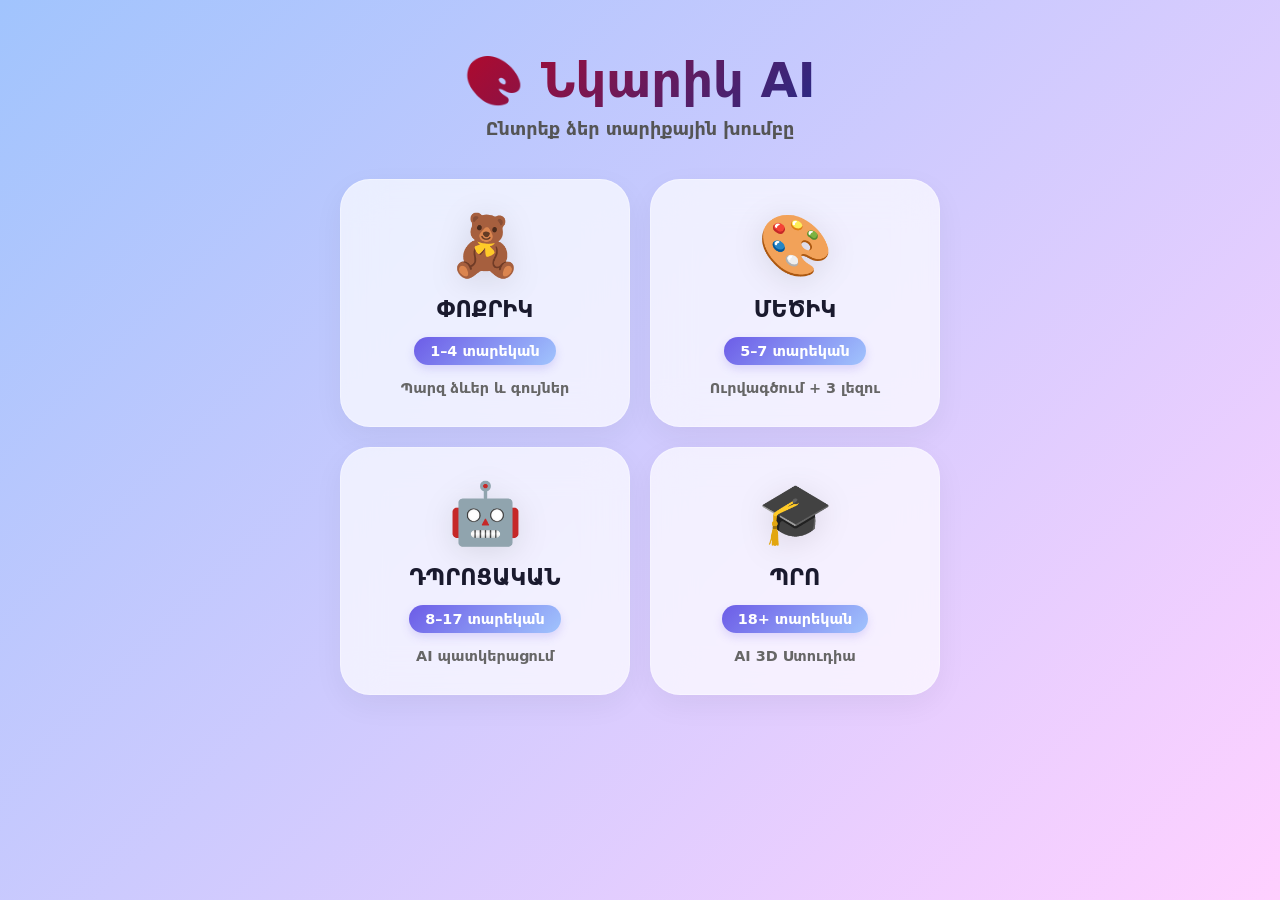
<file: index.html>
<!DOCTYPE html>
<html lang="hy">
<head>
    <meta charset="UTF-8">
    <meta name="viewport" content="width=device-width, initial-scale=1.0">
    <title>Նկարիկ AI - Ընտրեք տարիքը</title>
    <link rel="stylesheet" href="shared/styles.css">
    <style>
        .grid {
            display: grid;
            grid-template-columns: repeat(2, 1fr);
            gap: 20px;
            margin-top: 40px;
        }
        @media (max-width: 600px) {
            .grid { grid-template-columns: 1fr; }
        }
        .card {
            background: var(--glass-bg);
            backdrop-filter: blur(20px);
            -webkit-backdrop-filter: blur(20px);
            border: 1px solid var(--glass-border);
            border-radius: 30px;
            padding: 30px;
            text-align: center;
            cursor: pointer;
            transition: all 0.4s cubic-bezier(0.175, 0.885, 0.32, 1.275);
            box-shadow: 0 10px 30px rgba(0,0,0,0.05);
            display: flex;
            flex-direction: column;
            align-items: center;
            gap: 15px;
        }
        .card:hover {
            transform: translateY(-10px) scale(1.02);
            box-shadow: 0 20px 50px rgba(108, 92, 231, 0.15);
            border-color: rgba(108, 92, 231, 0.3);
        }
        .emoji { font-size: 60px; filter: drop-shadow(0 5px 15px rgba(0,0,0,0.1)); }
        .title { font-weight: 900; font-size: 1.4rem; color: #1a1a2e; }
        .age {
            font-size: 0.9rem; font-weight: 800;
            color: white; background: var(--primary-gradient);
            padding: 6px 16px; border-radius: 20px;
            box-shadow: 0 4px 10px rgba(108, 92, 231, 0.2);
        }
        .desc { font-size: 0.9rem; color: #666; font-weight: 600; }

        .header { text-align: center; margin-top: 40px; }
        h1 {
            font-size: 3rem; font-weight: 900;
            background: linear-gradient(135deg, #d90012, #0033a0);
            -webkit-background-clip: text;
            -webkit-text-fill-color: transparent;
            margin-bottom: 10px;
        }
        p { font-weight: 700; color: #555; font-size: 1.1rem; }
    </style>
</head>
<body>
    <div class="container">
        <div class="header">
            <h1>🎨 Նկարիկ AI</h1>
            <p>Ընտրեք ձեր տարիքային խումբը</p>
        </div>

        <div class="grid">
            <div class="card" onclick="selectModule('kid')">
                <span class="emoji">🧸</span>
                <span class="title">ՓՈՔՐԻԿ</span>
                <span class="age">1–4 տարեկան</span>
                <span class="desc">Պարզ ձևեր և գույներ</span>
            </div>
            <div class="card" onclick="selectModule('junior')">
                <span class="emoji">🎨</span>
                <span class="title">ՄԵԾԻԿ</span>
                <span class="age">5–7 տարեկան</span>
                <span class="desc">Ուրվագծում + 3 լեզու</span>
            </div>
            <div class="card" onclick="selectModule('school')">
                <span class="emoji">🤖</span>
                <span class="title">ԴՊՐՈՑԱԿԱՆ</span>
                <span class="age">8–17 տարեկան</span>
                <span class="desc">AI պատկերացում</span>
            </div>
            <div class="card" onclick="selectModule('pro')">
                <span class="emoji">🎓</span>
                <span class="title">ՊՐՈ</span>
                <span class="age">18+ տարեկան</span>
                <span class="desc">AI 3D Ստուդիա</span>
            </div>
        </div>
    </div>

    <script>
        function selectModule(id) {
            localStorage.setItem('nkarik_last_module', id);
            window.location.href = `nkarik_${id}.html`;
        }

        window.onload = () => {
            const last = localStorage.getItem('nkarik_last_module');
            if (last && window.location.search !== '?no-redirect') {
                // For direct editing/preview, we can stay here if needed.
                // selectModule(last);
            }
        }
    </script>
</body>
</html>
</file>
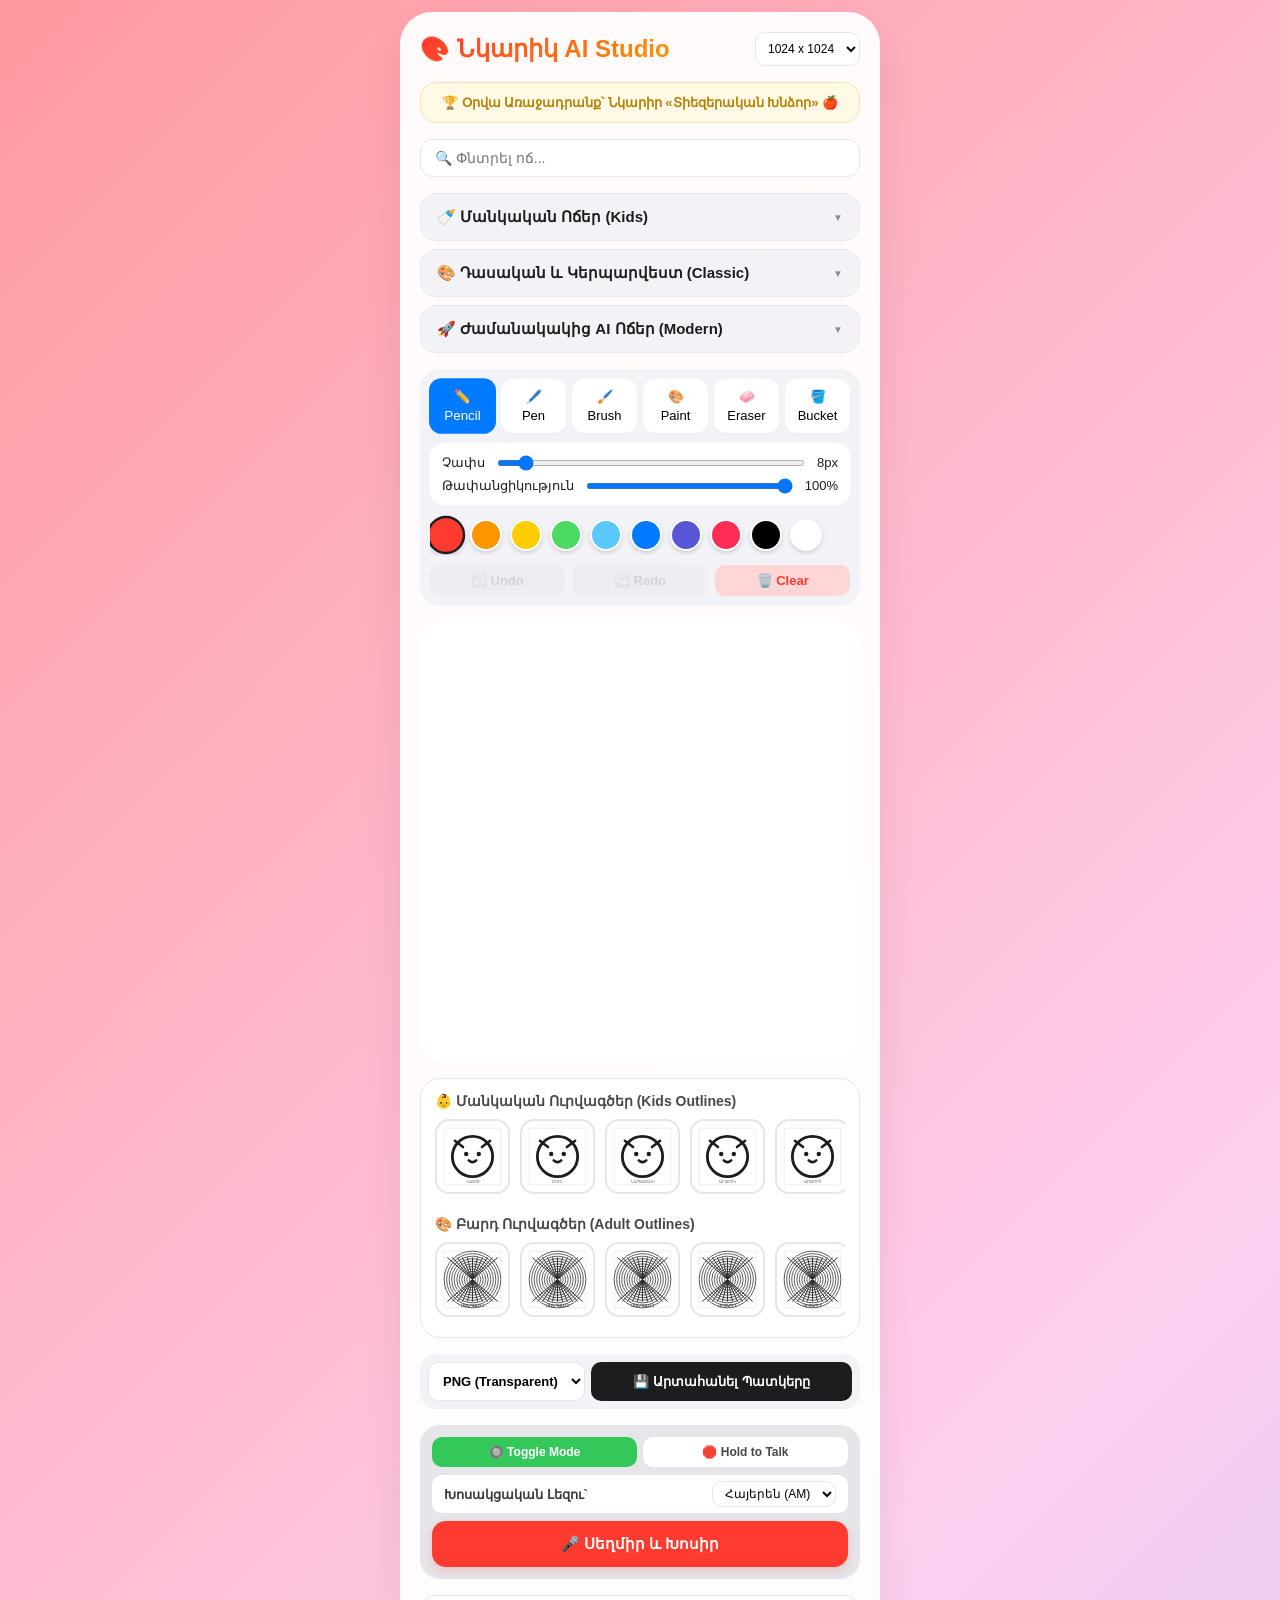
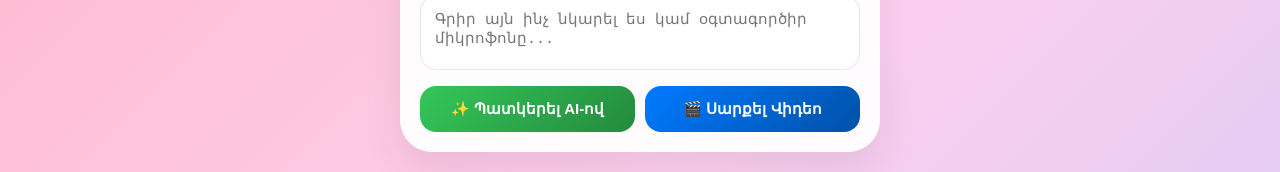
<file: index - Copy (19).html>
<!DOCTYPE html>
<html lang="hy">
<head>
    <meta charset="UTF-8">
    <meta name="viewport" content="width=device-width, initial-scale=1.0, maximum-scale=1.0, user-scalable=no, viewport-fit=cover">
    <title>🎨 Նկարիկ AI — Ultimate Education Studio</title>
    <style>
        * { 
            margin: 0; 
            padding: 0; 
            box-sizing: border-box; 
            -webkit-tap-highlight-color: transparent; 
            user-select: none; 
        }
        
        @keyframes rainbowBackground {
            0% { background-position: 0% 50%; }
            50% { background-position: 100% 50%; }
            100% { background-position: 0% 50%; }
        }
        
        body { 
            font-family: -apple-system, BlinkMacSystemFont, "Segoe UI", Roboto, sans-serif; 
            background: linear-gradient(135deg, #ff9a9e 0%, #fecfef 20%, #a1c4fd 40%, #c2e9fb 60%, #e0c3fc 80%, #ff9a9e 100%);
            background-size: 400% 400%;
            animation: rainbowBackground 20s ease infinite;
            color: #1D1D1F; 
            min-height: 100vh; 
            display: flex; 
            flex-direction: column; 
            align-items: center; 
            justify-content: flex-start; 
            padding: 12px; 
            padding-bottom: env(safe-area-inset-bottom, 24px);
            overflow-y: auto; 
        }

        .app-card { 
            background: rgba(255, 255, 255, 0.94); 
            backdrop-filter: blur(20px);
            border-radius: 32px; 
            padding: 20px; 
            box-shadow: 0 20px 40px rgba(0,0,0,0.08); 
            max-width: 480px; 
            width: 100%; 
            display: flex; 
            flex-direction: column; 
            gap: 16px; 
            margin-bottom: 20px; 
            transition: all 0.3s cubic-bezier(0.4, 0, 0.2, 1); 
        }

        .header-container {
            display: flex;
            justify-content: space-between;
            align-items: center;
        }

        h1 { 
            font-size: 24px; 
            font-weight: 800; 
            background: linear-gradient(135deg, #FF3B30, #FF9500);
            -webkit-background-clip: text;
            -webkit-text-fill-color: transparent;
        }

        /* Style System Accordion List View */
        .accordion-container {
            display: flex;
            flex-direction: column;
            gap: 8px;
            width: 100%;
        }

        .search-box {
            width: 100%;
            padding: 10px 14px;
            border-radius: 12px;
            border: 1px solid #E5E5EA;
            font-size: 14px;
            outline: none;
            background: #FFFFFF;
            transition: border-color 0.2s;
        }
        .search-box:focus {
            border-color: #007AFF;
        }

        .accordion-section {
            border: 1px solid #E5E5EA;
            border-radius: 16px;
            background: #FFFFFF;
            overflow: hidden;
            transition: all 0.2s ease;
        }

        .accordion-header {
            width: 100%;
            padding: 14px 16px;
            background: #F2F2F7;
            border: none;
            outline: none;
            display: flex;
            justify-content: space-between;
            align-items: center;
            font-size: 15px;
            font-weight: 600;
            color: #1D1D1F;
            cursor: pointer;
            text-align: left;
        }

        .accordion-header::after {
            content: '▼';
            font-size: 10px;
            transition: transform 0.3s ease;
            color: #8E8E93;
        }

        .accordion-section.open .accordion-header::after {
            transform: rotate(180deg);
        }

        .accordion-content {
            max-height: 0;
            overflow-y: auto;
            transition: max-height 0.3s cubic-bezier(0.4, 0, 0.2, 1);
            display: flex;
            flex-direction: column;
            background: #FFFFFF;
        }

        .accordion-section.open .accordion-content {
            max-height: 320px;
        }

        .style-item {
            width: 100%;
            padding: 12px 18px;
            text-align: left;
            background: none;
            border: none;
            border-bottom: 1px solid #F2F2F7;
            font-size: 14px;
            color: #3A3A3C;
            cursor: pointer;
            display: flex;
            align-items: center;
            justify-content: space-between;
            transition: background 0.2s;
        }
        .style-item:last-child {
            border-bottom: none;
        }
        .style-item:hover {
            background: #F9F9F9;
        }
        .style-item.active {
            background: #E8F2FF;
            color: #007AFF;
            font-weight: 600;
        }
        .style-item.active::after {
            content: '✓';
            color: #007AFF;
            font-weight: bold;
        }

        /* Drawing Tools UI */
        .toolbar-wrapper {
            background: #F2F2F7;
            padding: 10px;
            border-radius: 20px;
            display: flex;
            flex-direction: column;
            gap: 10px;
        }

        .tools-row {
            display: flex;
            justify-content: space-between;
            gap: 6px;
        }

        .tool-btn {
            flex: 1;
            padding: 10px 6px;
            border: none;
            border-radius: 12px;
            background: #FFFFFF;
            font-size: 13px;
            font-weight: 500;
            cursor: pointer;
            display: flex;
            flex-direction: column;
            align-items: center;
            gap: 4px;
            box-shadow: 0 2px 4px rgba(0,0,0,0.02);
            transition: all 0.15s ease;
        }
        .tool-btn.active {
            background: #007AFF;
            color: #FFFFFF;
            transform: scale(1.03);
        }

        .history-row {
            display: flex;
            gap: 8px;
        }
        .hist-btn {
            flex: 1;
            padding: 8px;
            border: none;
            border-radius: 10px;
            background: #E5E5EA;
            font-size: 13px;
            font-weight: 600;
            cursor: pointer;
        }
        .hist-btn:disabled {
            opacity: 0.4;
            cursor: not-allowed;
        }

        /* Sliders & Controls */
        .sliders-group {
            display: flex;
            flex-direction: column;
            gap: 8px;
            background: #FFFFFF;
            padding: 12px;
            border-radius: 14px;
        }
        .slider-container {
            display: flex;
            align-items: center;
            justify-content: space-between;
            gap: 12px;
            font-size: 13px;
            font-weight: 500;
        }
        .slider-container input[type="range"] {
            flex: 1;
            height: 6px;
            border-radius: 3px;
            outline: none;
        }

        .meta-controls-row {
            display: flex;
            gap: 8px;
            justify-content: space-between;
            align-items: center;
        }
        .control-select {
            padding: 8px;
            border-radius: 10px;
            border: 1px solid #E5E5EA;
            font-size: 12px;
            background: #FFFFFF;
            outline: none;
        }

        /* Canvas Workspace */
        .canvas-area-wrapper {
            position: relative;
            width: 100%;
            aspect-ratio: 1;
            background: #FFFFFF;
            border-radius: 24px;
            box-shadow: inset 0 0 10px rgba(0,0,0,0.05);
            overflow: hidden;
            touch-action: none;
        }
        canvas {
            position: absolute;
            top: 0;
            left: 0;
            width: 100%;
            height: 100%;
            display: block;
        }

        /* Coloring Library Section */
        .library-section {
            display: flex;
            flex-direction: column;
            gap: 10px;
            background: #FFFFFF;
            padding: 14px;
            border-radius: 20px;
            border: 1px solid #E5E5EA;
        }
        .library-title {
            font-size: 14px;
            font-weight: 700;
            color: #48484A;
        }
        .library-scroll {
            display: flex;
            gap: 10px;
            overflow-x: auto;
            padding-bottom: 6px;
            scrollbar-width: thin;
        }
        .library-item {
            flex: 0 0 75px;
            height: 75px;
            border: 2px solid #E5E5EA;
            border-radius: 14px;
            background: #FFFFFF;
            cursor: pointer;
            padding: 4px;
            transition: all 0.2s;
            display: flex;
            align-items: center;
            justify-content: center;
        }
        .library-item:hover, .library-item.active {
            border-color: #007AFF;
            background: #F2F2F7;
            transform: scale(1.02);
        }
        .library-item svg {
            width: 100%;
            height: 100%;
            pointer-events: none;
        }

        /* Color Palette picker */
        .palette-row {
            display: flex;
            gap: 8px;
            overflow-x: auto;
            padding: 4px 0;
        }
        .color-dot {
            flex: 0 0 32px;
            height: 32px;
            border-radius: 50%;
            cursor: pointer;
            border: 2px solid #FFFFFF;
            box-shadow: 0 2px 4px rgba(0,0,0,0.15);
            transition: transform 0.1s;
        }
        .color-dot.active {
            transform: scale(1.2);
            border-color: #1D1D1F;
        }

        /* Voice Controls UI */
        .voice-control-box {
            background: #E5E5EA;
            padding: 12px;
            border-radius: 20px;
            display: flex;
            flex-direction: column;
            gap: 8px;
        }
        .voice-mode-row {
            display: flex;
            gap: 6px;
        }
        .voice-mode-btn {
            flex: 1;
            padding: 8px;
            font-size: 12px;
            font-weight: 600;
            border: none;
            border-radius: 10px;
            background: #FFFFFF;
            cursor: pointer;
            color: #48484A;
        }
        .voice-mode-btn.active {
            background: #34C759;
            color: #FFFFFF;
        }
        .mic-trigger-btn {
            width: 100%;
            padding: 14px;
            font-size: 15px;
            font-weight: 700;
            border: none;
            border-radius: 14px;
            background: #FF3B30;
            color: #FFFFFF;
            cursor: pointer;
            display: flex;
            align-items: center;
            justify-content: center;
            gap: 8px;
            box-shadow: 0 4px 10px rgba(255, 59, 48, 0.2);
            transition: all 0.2s;
        }
        .mic-trigger-btn.recording {
            background: #34C759;
            animation: pulseMic 1.5s infinite alternate ease-in-out;
            box-shadow: 0 4px 14px rgba(52, 199, 89, 0.4);
        }
        @keyframes pulseMic { 0% { opacity: 0.8; transform: scale(1); } 100% { opacity: 1; transform: scale(1.02); } }

        .lang-selector-row {
            display: flex;
            align-items: center;
            justify-content: space-between;
            font-size: 13px;
            font-weight: 600;
            color: #3A3A3C;
            background: #FFFFFF;
            padding: 6px 12px;
            border-radius: 10px;
        }

        /* Input Prompts */
        .prompt-input-area {
            width: 100%;
            padding: 14px;
            border-radius: 16px;
            border: 1px solid #E5E5EA;
            font-size: 15px;
            outline: none;
            resize: none;
            height: 75px;
            background: #FFFFFF;
        }

        .action-grid {
            display: flex;
            gap: 10px;
        }
        .main-btn {
            flex: 1;
            padding: 14px;
            border: none;
            border-radius: 16px;
            font-size: 15px;
            font-weight: 700;
            cursor: pointer;
            color: #FFFFFF;
            transition: opacity 0.2s, transform 0.1s;
            display: flex;
            align-items: center;
            justify-content: center;
            gap: 8px;
        }
        .main-btn:active { transform: scale(0.98); }
        .btn-generate { background: linear-gradient(135deg, #34C759, #248A3D); }
        .btn-video { background: linear-gradient(135deg, #007AFF, #0051A8); }
        .main-btn:disabled { opacity: 0.5; cursor: not-allowed; }

        /* Export System */
        .export-box {
            display: flex;
            gap: 6px;
            background: #F2F2F7;
            padding: 8px;
            border-radius: 16px;
        }
        .export-select {
            padding: 10px;
            border-radius: 10px;
            border: 1px solid #E5E5EA;
            font-size: 13px;
            font-weight: 600;
            background: #FFFFFF;
            outline: none;
        }
        .btn-export {
            flex: 1;
            background: #1D1D1F;
            color: #FFFFFF;
            border: none;
            padding: 10px;
            border-radius: 10px;
            font-size: 13px;
            font-weight: 600;
            cursor: pointer;
        }

        /* AI Output Panel */
        .result-panel {
            display: none;
            flex-direction: column;
            gap: 12px;
            margin-top: 4px;
            animation: fadeIn 0.4s ease forwards;
        }
        @keyframes fadeIn { from { opacity: 0; transform: translateY(10px); } to { opacity: 1; transform: translateY(0); } }

        .output-media-box {
            width: 100%;
            aspect-ratio: 1;
            border-radius: 24px;
            overflow: hidden;
            background: #000;
            box-shadow: 0 10px 25px rgba(0,0,0,0.1);
            position: relative;
        }
        .output-media-box img, .output-media-box video {
            width: 100%;
            height: 100%;
            object-fit: cover;
            display: block;
        }
        .animate-motion {
            animation: panEffect 8s infinite alternate ease-in-out;
        }
        @keyframes panEffect { 0% { transform: scale(1); } 100% { transform: scale(1.12) translateX(-10px); } }

        .loading-view {
            display: none;
            text-align: center;
            padding: 16px;
            font-size: 14px;
            font-weight: 600;
            color: #007AFF;
        }
        .spinner {
            width: 24px;
            height: 24px;
            border: 3px solid #E5E5EA;
            border-top-color: #007AFF;
            border-radius: 50%;
            margin: 0 auto 8px;
            animation: spin 0.8s linear infinite;
        }
        @keyframes spin { to { transform: rotate(360deg); } }

        .challenge-card {
            background: #FFF9E6;
            border: 1px solid #FFE0B2;
            padding: 12px 16px;
            border-radius: 16px;
            font-size: 13px;
            font-weight: 600;
            color: #B78103;
            text-align: center;
        }
    </style>
</head>
<body>

<div class="app-card">
    <div class="header-container">
        <h1>🎨 Նկարիկ AI Studio</h1>
        <div class="meta-controls-row">
            <select id="canvasResSelect" class="control-select">
                <option value="512">512 x 512</option>
                <option value="768">768 x 768</option>
                <option value="1024" selected>1024 x 1024</option>
                <option value="2048">2048 x 2048</option>
            </select>
        </div>
    </div>

    <div id="challengeBox" class="challenge-card">🏆 Օրվա Առաջադրանք՝ Նկարիր «Տիեզերական Խնձոր» 🍎</div>

    <input type="text" id="styleSearch" class="search-box" placeholder="🔍 Փնտրել ոճ...">
    
    <div class="accordion-container">
        <div class="accordion-section" id="sec-kids">
            <button class="accordion-header" onclick="toggleSection('sec-kids')">🍼 Մանկական Ոճեր (Kids)</button>
            <div class="accordion-content" id="list-kids"></div>
        </div>
        <div class="accordion-section" id="sec-classic">
            <button class="accordion-header" onclick="toggleSection('sec-classic')">🎨 Դասական և Կերպարվեստ (Classic)</button>
            <div class="accordion-content" id="list-classic"></div>
        </div>
        <div class="accordion-section" id="sec-modern">
            <button class="accordion-header" onclick="toggleSection('sec-modern')">🚀 Ժամանակակից AI Ոճեր (Modern)</button>
            <div class="accordion-content" id="list-modern"></div>
        </div>
    </div>

    <div class="toolbar-wrapper">
        <div class="tools-row">
            <button class="tool-btn active" onclick="setTool('pencil')">✏️<span>Pencil</span></button>
            <button class="tool-btn" onclick="setTool('pen')">🖊️<span>Pen</span></button>
            <button class="tool-btn" onclick="setTool('brush')">🖌️<span>Brush</span></button>
            <button class="tool-btn" onclick="setTool('paint')">🎨<span>Paint</span></button>
            <button class="tool-btn" onclick="setTool('eraser')">🧼<span>Eraser</span></button>
            <button class="tool-btn" onclick="setTool('bucket')">🪣<span>Bucket</span></button>
        </div>

        <div class="sliders-group">
            <div class="slider-container">
                <span>Չափս</span>
                <input type="range" id="brushSize" min="1" max="100" value="8">
                <span id="brushSizeVal">8px</span>
            </div>
            <div class="slider-container">
                <span>Թափանցիկություն</span>
                <input type="range" id="brushOpacity" min="1" max="100" value="100">
                <span id="brushOpacityVal">100%</span>
            </div>
        </div>

        <div class="palette-row" id="colorPalette"></div>

        <div class="history-row">
            <button id="undoBtn" class="hist-btn" onclick="undo()">↩️ Undo</button>
            <button id="redoBtn" class="hist-btn" onclick="redo()">↪️ Redo</button>
            <button class="hist-btn" onclick="clearCanvas()" style="background:#FFD6D6; color:#FF3B30;">🗑️ Clear</button>
        </div>
    </div>

    <div class="canvas-area-wrapper" id="canvasWrapper">
        <canvas id="paintCanvas"></canvas>
    </div>

    <div class="library-section">
        <div class="library-title">👶 Մանկական Ուրվագծեր (Kids Outlines)</div>
        <div class="library-scroll" id="kidsOutlines"></div>
        
        <div class="library-title" style="margin-top:6px;">🎨 Բարդ Ուրվագծեր (Adult Outlines)</div>
        <div class="library-scroll" id="adultOutlines"></div>
    </div>

    <div class="export-box">
        <select id="exportFormat" class="export-select">
            <option value="png">PNG (Transparent)</option>
            <option value="jpg">JPG (Standard)</option>
            <option value="svg">SVG (Vector)</option>
        </select>
        <button class="btn-export" onclick="exportImage()">💾 Արտահանել Պատկերը</button>
    </div>

    <div class="voice-control-box">
        <div class="voice-mode-row">
            <button id="vModeToggle" class="voice-mode-btn active" onclick="setVoiceMode('toggle')">🔘 Toggle Mode</button>
            <button id="vModeHold" class="voice-mode-btn" onclick="setVoiceMode('hold')">🛑 Hold to Talk</button>
        </div>
        <div class="lang-selector-row">
            <span>Խոսակցական Լեզու`</span>
            <select id="voiceLangSelect" class="control-select" style="padding:4px 8px;">
                <option value="hy-AM" selected>Հայերեն (AM)</option>
                <option value="ru-RU">Русский (RU)</option>
                <option value="en-US">English (US)</option>
            </select>
        </div>
        <button id="micBtn" class="mic-trigger-btn">🎤 Սեղմիր և Խոսիր</button>
    </div>

    <textarea id="promptInput" class="prompt-input-area" placeholder="Գրիր այն ինչ նկարել ես կամ օգտագործիր միկրոֆոնը..."></textarea>

    <div class="action-grid">
        <button id="generateBtn" class="main-btn btn-generate">✨ Պատկերել AI-ով</button>
        <button id="videoBtn" class="main-btn btn-video">🎬 Սարքել Վիդեո</button>
    </div>

    <div class="loading-view" id="loadingText">
        <div class="spinner"></div>
        <div id="loadingStatusText">Արհեստական բանականությունը մշակում է ձեր պատկերը...</div>
    </div>

    <div class="result-panel" id="resultPanel">
        <div class="output-media-box">
            <img id="resultImg" alt="Nkarik AI Output">
            <div id="videoContainer" style="display:none; width:100%; height:100%;">
                <img id="videoFake" class="animate-motion" alt="Nkarik AI Video View">
            </div>
        </div>
        <div class="action-grid">
            <button id="downloadBtn" class="main-btn" style="background:#1D1D1F;">📥 Պահպանել Սարքում</button>
            <button id="newBtn" class="main-btn" style="background:#8E8E93;">🔄 Նոր Նկար</button>
        </div>
    </div>
</div>

<script>
    (function() {
        // --- MASSIVE TRANSLATION DICTIONARY ---
        const TRANSLATION_DICTIONARY = {
            // Հայերեն
            "կատու": "cat", "շուն": "dog", "նապաստակ": "rabbit", "արջուկ": "teddy bear", "առյուծ": "lion",
            "կապիկ": "monkey", "փիղ": "elephant", "կրիա": "turtle", "ձկնիկ": "little fish", "դելֆին": "dolphin",
            "թիթեռ": "butterfly", "մեղու": "bee", "ճուտիկ": "chick", "խնձոր": "apple", "բանան": "banana",
            "տորթ": "cake", "պաղպաղակ": "ice cream", "պիցցա": "pizza", "գազար": "carrot", "բրոկոլի": "broccoli",
            "շիլա": "porridge", "ապուր": "soup", "ձվածեղ": "omelette", "գնդակ": "ball", "մեքենա": "car",
            "գնացք": "train", "հրթիռ": "rocket", "ռոբոտ": "robot", "տիկնիկ": "doll", "արև": "sun",
            "ամպ": "cloud", "ծիածան": "rainbow", "ծառ": "tree", "ծաղիկ": "flower", "աստղ": "star",
            "լուսին": "moon", "տուն": "house", "վիշապ": "dragon", "մոտոցիկլ": "motorcycle", "քաղաք": "city",
            "ամրոց": "castle", "տիեզերք": "space universe", "բնություն": "nature", "ծաղիկներ": "flowers",
            "գայլ": "wolf", "արծիվ": "eagle", "վագր": "tiger", "մանդալա": "mandala", "կարմիր": "red",
            "կապույտ": "blue", "կանաչ": "green", "դեղին": "yellow", "սպիտակ": "white", "սև": "black",
            
            // Русский
            "кошка": "cat", "кот": "cat", "собака": "dog", "пес": "dog", "кролик": "rabbit", "мишка": "teddy bear",
            "медведь": "bear", "лев": "lion", "обезьяна": "monkey", "слон": "elephant", "черепаха": "turtle",
            "рыбка": "fish", "дельфин": "dolphin", "бабочка": "butterfly", "пчела": "bee", "цыпленок": "chick",
            "яблоко": "apple", "банан": "banana", "торт": "cake", "мороженое": "ice cream", "пицца": "pizza",
            "морковь": "carrot", "брокколи": "broccoli", "каша": "porridge", "суп": "soup", "яичница": "omelette",
            "мяч": "ball", "машина": "car", "машинка": "car", "поезд": "train", "ракета": "rocket",
            "робот": "robot", "кукла": "doll", "солнце": "sun", "облако": "cloud", "радуга": "rainbow",
            "дерево": "tree", "цветок": "flower", "звезда": "star", "луна": "moon", "дом": "house",
            "дракон": "dragon", "мотоцикл": "motorcycle", "город": "city", "замок": "castle", "космос": "space",
            "природа": "nature", "цветы": "flowers", "волк": "wolf", "орел": "eagle", "тигр": "tiger",
            "мандала": "mandala", "красный": "red", "синий": "blue", "зеленый": "green", "желтый": "yellow"
        };

        // --- STYLES DATABASE ---
        const STYLE_CATEGORIES = {
            kids: [
                { id: "pixar", name: "Pixar Inspired", prompt: "cute Pixar 3D style character, smooth rendered lighting" },
                { id: "disney", name: "Disney Inspired", prompt: "classic modern Disney animation style, rich magical background" },
                { id: "kawaii", name: "Cute Kawaii", prompt: "adorable Japanese kawaii aesthetics, pastel colors, tiny smile" },
                { id: "plush", name: "Plush Toy", prompt: "soft textured plush toy style, felt fabric details" },
                { id: "candy", name: "Candy Style", prompt: "sweet glossy candy wonderland style, vibrant sugar coat colors" },
                { id: "bubble", name: "Bubble Cartoon", prompt: "bubbly round 3D vector cartoon illustration, glossy simple clay" },
                { id: "bigeyes", name: "Big Eyes Cartoon", prompt: "big expressive shiny eyes baby cartoon design" },
                { id: "coloring", name: "Toddler Coloring", prompt: "clean solid colors with thick black outlines, toddler learning book style" },
                { id: "nursery", name: "Nursery Style", prompt: "sweet whimsical nursery wallpaper art, soft warm pencil textures" },
                { id: "rainbow", name: "Rainbow Style", prompt: "magical vibrant rainbow color scheme overlay" },
                { id: "funnyfood", name: "Funny Food Style", prompt: "adorable living food item with tiny hands and joyful expressions" },
                { id: "babycartoon", name: "Baby Cartoon", prompt: "very simple clean character design for infants" },
                { id: "pastelkids", name: "Soft Pastel Kids", prompt: "delicate light pastel palette drawing, gentle gouache" },
                { id: "cookie", name: "Cookie Cartoon", prompt: "baked warm golden cookie textured overlay, cute frosting outlines" },
                { id: "cuteanimal", name: "Cute Animal Style", prompt: "charming fluffy baby animal art style, fantasy fairytale coloring" },
                { id: "smilingveggies", name: "Smiling Veggies", prompt: "healthy happy smiling animated vegetable character art" },
                { id: "toybox", name: "Toy Box Style", prompt: "miniature toy collection look, plastic and wooden toy model shading" },
                { id: "kindergarten", name: "Kindergarten Art", prompt: "innocent wax crayon and finger paint chaos style, raw child art" },
                { id: "puffy", name: "Puffy Cartoon", prompt: "inflated puffy 3D sticker style, smooth claymation soft shadow" },
                { id: "chibi", name: "Chibi Kids", prompt: "cute proportional chibi anime layout, large head, adorable features" }
            ],
            classic: [
                { id: "pencil", name: "Pencil Sketch", prompt: "detailed monochrome graphite pencil sketch, fine hand-drawn paper" },
                { id: "ink", name: "Ink Drawing", prompt: "sharp black ink pen sketch, clean dynamic line art" },
                { id: "oil", name: "Oil Painting", prompt: "rich textured impasto oil painting on canvas, classical dramatic lighting" },
                { id: "watercolor", name: "Watercolor", prompt: "fluid blending soft watercolor painting, wet-on-wet paint splashes" },
                { id: "charcoal", name: "Charcoal", prompt: "smudged dark charcoal drawing, heavy raw dark texture" },
                { id: "crayon", name: "Crayon", prompt: "thick colorful wax crayon textures, distinct retro line filling" },
                { id: "crosshatch", name: "Cross Hatch", prompt: "intricate cross-hatch ink shading technique, fine vintage print look" },
                { id: "renaissance", name: "Renaissance", prompt: "classical renaissance realism style, soft chiaroscuro lighting" },
                { id: "baroque", name: "Baroque", prompt: "dramatic high-contrast baroque fine art style, intense emotional highlight" },
                { id: "gothic", name: "Gothic", prompt: "medieval gothic stained glass aesthetic, architectural framing" },
                { id: "impressionism", name: "Impressionism", prompt: "impressionist brushstrokes, outdoor natural flickering light play" },
                { id: "expressionism", name: "Expressionism", prompt: "bold emotional expressionist paint layout, vivid color dynamic" },
                { id: "cubism", name: "Cubism", prompt: "geometric abstract cubist breakdown, multi-angled unique perspective" },
                { id: "surrealism", name: "Surrealism", prompt: "dream-like surreal landscape, bizarre juxtaposition" },
                { id: "folk", name: "Folk Art", prompt: "traditional ethnic ornamental folk art patterns, flat symmetric layout" },
                { id: "mosaic", name: "Mosaic", prompt: "detailed mosaic tile design, thousands of tiny colorful stone pieces" },
                { id: "fresco", name: "Fresco", prompt: "ancient plaster mural wall fresco texture, historic pigment aesthetic" },
                { id: "vintage", name: "Vintage Poster", prompt: "classic art deco retro travel poster style, bold block colors" },
                { id: "storybook", name: "Storybook", prompt: "classic golden era fairytale book illustration, warm nostalgia line art" },
                { id: "retrocomic", name: "Retro Comic", prompt: "vintage pop art comic book print, visible dots pattern halftone screens" },
                { id: "armenian", name: "Armenian Miniature", prompt: "medieval Armenian manuscript miniature style, rich gold leaf borders, authentic bird letters" },
                { id: "ukiyo", name: "Japanese Ukiyo-e", prompt: "traditional Japanese woodblock print style, flat line strokes" },
                { id: "chineseink", name: "Chinese Ink", prompt: "traditional minimalist wash ink mountain art, fluid calligraphic strokes" },
                { id: "theater", name: "Theater Poster", prompt: "vintage broadway opera minimal screenprint poster art layout" },
                { id: "claymation", name: "Clay Animation", prompt: "stop-motion claymation plasticine model style, realistic fingerprint imperfections" },
                { id: "stopmotion", name: "Stop Motion", prompt: "classic felt puppet animation model macro photo style" }
            ],
            modern: [
                { id: "photo", name: "Photorealistic", prompt: "ultra realistic national geographic photo, flawless surface textures" },
                { id: "hyper", name: "Hyperrealistic", prompt: "8k extreme hyperdetailed rendering, studio light array" },
                { id: "cinematic", name: "Cinematic", prompt: "hollywood anamorphic cinema frame shot, deep dramatic mood grading" },
                { id: "cyberpunk", name: "Cyberpunk", prompt: "neon cyberpunk city alleyway aesthetic, wet street asphalt reflections" },
                { id: "neon", name: "Neon Glow", prompt: "dark ambient space illuminated by intense vibrant neon tube lines" },
                { id: "space", name: "Space Art", prompt: "breathtaking cosmic deep space nebula layout, galaxies backdrop" },
                { id: "scifi", name: "Sci-Fi", prompt: "clean advanced sci-fi technology interface environment design" },
                { id: "futuristic", name: "Futuristic Concept", prompt: "futuristic architecture presentation render, sleek curves" },
                { id: "gameart", name: "Game Art", prompt: "modern unreal engine 5 game concept character asset illustration" },
                { id: "pixel", name: "Pixel Art", prompt: "masterful detailed retro 16-bit pixel art design, crisp classic sprite graphics" },
                { id: "voxel", name: "Voxel Art", prompt: "3D blocky cubic voxel grid graphics, modular charming design" },
                { id: "lowpoly", name: "Low Poly", prompt: "elegant geometric low poly faceted mesh design, stylized papercraft" },
                { id: "isometric", name: "Isometric", prompt: "charming isometric 3D micro room scene layout, clean orthographic render" },
                { id: "dreamcore", name: "Dreamcore", prompt: "surreal nostalgic liminal space dreamcore vibe, bright uncanny lighting" },
                { id: "weirdcore", name: "Weirdcore", prompt: "lo-fi surreal alternative internet aesthetic, collage weird elements" },
                { id: "vaporwave", name: "Vaporwave", prompt: "90s windows vaporwave purple neon sunset grid" },
                { id: "luxury", name: "Luxury Render", prompt: "elegant gold pearl velvet high fashion product octane rendering" },
                { id: "darkfantasy", name: "Dark Fantasy", prompt: "gothic dark fantasy landscape painting, eerie misty monolithic towers" },
                { id: "epicfantasy", name: "Epic Fantasy", prompt: "breathtaking high fantasy world landscape, colossal majestic mountains" },
                { id: "anime", name: "Anime", prompt: "modern spectacular key visual anime artwork style, beautiful cell shading" },
                { id: "manga", name: "Manga", prompt: "authentic black and white Japanese manga page panel layout, detailed speedlines" },
                { id: "ghibli", name: "Studio Ghibli", prompt: "nostalgic hand-painted Studio Ghibli landscape aesthetic, beautiful lush green clouds" },
                { id: "neural", name: "Neural AI Art", prompt: "complex abstract deep dream neural network patterns fractal morphing" },
                { id: "holographic", name: "Holographic", prompt: "shimmering translucent holographic laser foil material projection" },
                { id: "glitch", name: "Glitch Art", prompt: "corrupted digital analog signal VHS static overlay glitch art matrix" },
                { id: "liquid", name: "Liquid Art", prompt: "swirling vibrant fluid dynamic marble liquid abstract paint texture" },
                { id: "chrome", name: "Chrome Metallic", prompt: "highly reflective liquid fluid chrome metallic mercury mirror finish" },
                { id: "abstractai", name: "Abstract AI", prompt: "modern geometric avant-garde abstract shapes composition" },
                { id: "zen", name: "Zen Aesthetic", prompt: "minimalist serene neutral organic stone wabi-sabi zen composition" },
                { id: "dslr", name: "DSLR Photo Style", prompt: "professional high-end dslr prime lens snapshot bokeh photography" },
                { id: "movieposter", name: "Movie Poster Style", prompt: "epic movie feature poster design, dramatic typography spacing" }
            ]
        };

        // --- GENERATE 50+ SVG OUTLINES FOR BOTH CATEGORIES ---
        const KIDS_NAMES = ["կատու", "շուն", "նապաստակ", "արջուկ", "առյուծ", "կապիկ", "փիղ", "կրիա", "ձկնիկ", "դելֆին", "թիթեռ", "մեղու", "ճուտիկ", "խնձոր", "բանան", "տորթ", "պաղպաղակ", "պիցցա", "գազար", "բրոկոլի", "շիլա", "ապուր", "ձվածեղ", "գնդակ", "մեքենա", "գնացք", "հրթիռ", "ռոբոտ", "տիկնիկ", "արջուկ խաղալիք", "արև", "ամպ", "ծիածան", "ծառ", "ծաղիկ", "աստղ", "լուսին", "նավակ", "ձվիկ", "սունկ", "նարինջ", "անանաս", "խաղող", "ձմերուկ", "կեռաս", "թագ", "գնդիկ", "սիրտ", "նվեր", "զանգակ", "փուչիկ", "ավտոբուս"];
        const ADULT_NAMES = ["մանդալա 1", "մանդալա 2", "մանդալա 3", "վիշապ 1", "վիշապ 2", "մեքենա սպորտ", "մոտոցիկլ", "քաղաք ապագա", "ամրոց հին", "տիեզերք խորը", "բնություն սարեր", "ծաղիկներ վարդ", "գայլ", "արծիվ", "վագր", "cyberpunk city", "fantasy character", "samurai", "abstract geometry", "gothic pattern 1", "gothic pattern 2", "tattoo style skull", "zen art lotus", "mosaic art glass", "երկրաչափական պատկեր", "լաբիրինթոս", "ծովային տեսարան", "կյանքի ծառ", "հին տաճար", "փյունիկ թռչուն", "կենտավրոս", "աստղագուշակ", "նավաբեկություն", "ջրվեժ", "առասպելական էակ", "կատվի աչք", "մեխանիկական ժամացույց", "կախարդական անտառ", "բյուրեղներ", "սիրամարգ", "գանգ և վարդ", "սուրբ երկիր", "տարածական խորանարդ", "ցունամի", "վիկինգների նավ", "սֆինքս", "բուրգեր", "պարուրաձև ալիք", "տիեզերական կայան", "ռետրո մեքենա", "հրաբուխ", "նեոնային գայլ"];

        function makeKidsSvg(name, index) {
            // Generates toddler-friendly, smiling, coloring-book style paths dynamically
            return `<svg viewBox="0 0 100 100">
                <rect x="5" y="5" width="90" height="90" fill="none" stroke="#E5E5EA" stroke-width="1"/>
                <circle cx="50" cy="50" r="32" fill="none" stroke="#1D1D1F" stroke-width="4.5" stroke-linecap="round"/>
                <circle cx="40" cy="46" r="3.5" fill="#1D1D1F"/>
                <circle cx="60" cy="46" r="3.5" fill="#1D1D1F"/>
                <path d="M44,56 Q50,62 56,56" fill="none" stroke="#1D1D1F" stroke-width="4" stroke-linecap="round"/>
                <path d="M22,25 L35,35 M78,25 L65,35" stroke="#1D1D1F" stroke-width="4" stroke-linecap="round"/>
                <text x="50" y="92" font-size="7" font-weight="bold" text-anchor="middle" fill="#8E8E93">${name.toUpperCase()}</text>
            </svg>`;
        }

        function makeAdultSvg(name, index) {
            // Generates complex detailed geometry lines suitable for advanced coloring
            let lines = "";
            for (let i = 10; i <= 90; i += 8) {
                lines += `<line x1="${i}" y1="15" x2="${100-i}" y2="85" stroke="#2C2C2E" stroke-width="1.5"/>`;
                lines += `<circle cx="50" cy="50" r="${i/2}" fill="none" stroke="#2C2C2E" stroke-width="1.2"/>`;
            }
            return `<svg viewBox="0 0 100 100">
                <rect x="5" y="5" width="90" height="90" fill="none" stroke="#E5E5EA" stroke-width="1"/>
                ${lines}
                <text x="50" y="94" font-size="6" font-weight="bold" text-anchor="middle" fill="#48484A">${name.toUpperCase()}</text>
            </svg>`;
        }

        // --- GLOBAL APP STATES ---
        let currentActiveStyle = "pixar"; 
        let currentTool = "pencil";
        let activeColor = "#FF3B30";
        let isDrawing = false;
        let lastX = 0;
        let lastY = 0;
        let voiceMode = "toggle"; // "toggle" | "hold"
        let isVoiceRecording = false;

        let historyStack = [];
        let historyIndex = -1;

        let recognition = null;

        // DOM Elements
        const canvas = document.getElementById('paintCanvas');
        const ctx = canvas.getContext('2d');
        const brushSizeSlider = document.getElementById('brushSize');
        const brushSizeVal = document.getElementById('brushSizeVal');
        const brushOpacitySlider = document.getElementById('brushOpacity');
        const brushOpacityVal = document.getElementById('brushOpacityVal');
        const canvasResSelect = document.getElementById('canvasResSelect');
        const promptInput = document.getElementById('promptInput');
        const generateBtn = document.getElementById('generateBtn');
        const videoBtn = document.getElementById('videoBtn');
        const loadingText = document.getElementById('loadingText');
        const loadingStatusText = document.getElementById('loadingStatusText');
        const resultPanel = document.getElementById('resultPanel');
        const resultImg = document.getElementById('resultImg');
        const videoContainer = document.getElementById('videoContainer');
        const videoFake = document.getElementById('videoFake');
        const styleSearch = document.getElementById('styleSearch');
        const micBtn = document.getElementById('micBtn');
        const voiceLangSelect = document.getElementById('voiceLangSelect');

        const PALETTE_COLORS = ["#FF3B30", "#FF9500", "#FFCC00", "#4CD964", "#5AC8FA", "#007AFF", "#5856D6", "#FF2D55", "#000000", "#FFFFFF"];

        // --- INITIALIZATION ---
        window.addEventListener('DOMContentLoaded', () => {
            initStyleLibrary();
            initColorPalette();
            buildAndInjectOutlines();
            resizeCanvasToResolution();
            initVoiceSystem();
            saveHistory();

            styleSearch.addEventListener('input', filterStyles);
            brushSizeSlider.addEventListener('input', (e) => { brushSizeVal.textContent = e.target.value + 'px'; });
            brushOpacitySlider.addEventListener('input', (e) => { brushOpacityVal.textContent = e.target.value + '%'; });
            canvasResSelect.addEventListener('change', () => { resizeCanvasToResolution(); });

            // Drawing Listeners (Desktop + Mobile UX Fixed)
            canvas.addEventListener('mousedown', startDrawing);
            canvas.addEventListener('mousemove', draw);
            canvas.addEventListener('mouseup', stopDrawing);
            canvas.addEventListener('mouseout', stopDrawing);

            canvas.addEventListener('touchstart', (e) => {
                const touch = e.touches[0];
                const mouseEvent = new MouseEvent('mousedown', { clientX: touch.clientX, clientY: touch.clientY });
                canvas.dispatchEvent(mouseEvent);
            }, { passive: false });

            canvas.addEventListener('touchmove', (e) => {
                const touch = e.touches[0];
                const mouseEvent = new MouseEvent('mousemove', { clientX: touch.clientX, clientY: touch.clientY });
                canvas.dispatchEvent(mouseEvent);
                e.preventDefault();
            }, { passive: false });

            canvas.addEventListener('touchend', () => {
                canvas.dispatchEvent(new MouseEvent('mouseup', {}));
            }, { passive: false });

            setupMicEvents();
        });

        // --- CANVAS CONTROLLERS ---
        function resizeCanvasToResolution() {
            const size = parseInt(canvasResSelect.value) || 1024;
            const tempCanvas = document.createElement('canvas');
            tempCanvas.width = canvas.width;
            tempCanvas.height = canvas.height;
            const tempCtx = tempCanvas.getContext('2d');
            if (canvas.width > 0) tempCtx.drawImage(canvas, 0, 0);

            canvas.width = size;
            canvas.height = size;
            ctx.lineCap = 'round';
            ctx.lineJoin = 'round';
            
            ctx.fillStyle = '#FFFFFF';
            ctx.fillRect(0, 0, size, size);

            if (tempCanvas.width > 0) {
                ctx.drawImage(tempCanvas, 0, 0, tempCanvas.width, tempCanvas.height, 0, 0, size, size);
            }
        }

        // --- STYLE SYSTEMS ---
        function initStyleLibrary() {
            for (const [cat, items] of Object.entries(STYLE_CATEGORIES)) {
                const container = document.getElementById(`list-${cat}`);
                container.innerHTML = '';
                items.forEach(item => {
                    const btn = document.createElement('button');
                    btn.className = `style-item style-item-unit ${item.id === currentActiveStyle ? 'active' : ''}`;
                    btn.dataset.id = item.id;
                    btn.dataset.name = item.name.toLowerCase();
                    btn.innerHTML = `<span>${item.name}</span>`;
                    btn.onclick = () => selectStyle(item.id);
                    container.appendChild(btn);
                });
            }
        }

        window.toggleSection = function(sectionId) {
            const el = document.getElementById(sectionId);
            const isOpen = el.classList.contains('open');
            document.querySelectorAll('.accordion-section').forEach(s => s.classList.remove('open'));
            if (!isOpen) el.classList.add('open');
        };

        function selectStyle(styleId) {
            currentActiveStyle = styleId;
            document.querySelectorAll('.style-item').forEach(btn => {
                btn.classList.toggle('active', btn.dataset.id === styleId);
            });
        }

        function filterStyles() {
            const query = styleSearch.value.toLowerCase().trim();
            document.querySelectorAll('.style-item-unit').forEach(item => {
                item.style.display = item.dataset.name.includes(query) ? 'flex' : 'none';
            });
            if (query.length > 0) {
                document.querySelectorAll('.accordion-section').forEach(s => s.classList.add('open'));
            }
        }

        // --- OUTLINE INJECTION & DRAWING INTERACTION (FIXED SCALE) ---
        function buildAndInjectOutlines() {
            const kidsScroll = document.getElementById('kidsOutlines');
            kidsScroll.innerHTML = '';
            KIDS_NAMES.forEach((name, idx) => {
                const htmlSvg = makeKidsSvg(name, idx);
                const box = document.createElement('div');
                box.className = 'library-item';
                box.innerHTML = htmlSvg;
                box.onclick = () => loadOutlineIntoCanvas(htmlSvg);
                kidsScroll.appendChild(box);
            });

            const adultScroll = document.getElementById('adultOutlines');
            adultScroll.innerHTML = '';
            ADULT_NAMES.forEach((name, idx) => {
                const htmlSvg = makeAdultSvg(name, idx);
                const box = document.createElement('div');
                box.className = 'library-item';
                box.innerHTML = htmlSvg;
                box.onclick = () => loadOutlineIntoCanvas(htmlSvg);
                adultScroll.appendChild(box);
            });
        }

        function loadOutlineIntoCanvas(svgString) {
            const img = new Image();
            // Create blobs cleanly to avoid scaling pixelation artifacts / crisp vectors
            const svgBlob = new Blob([svgString], { type: 'image/svg+xml;charset=utf-8' });
            const url = URL.createObjectURL(svgBlob);
            
            img.onload = () => {
                ctx.fillStyle = "#FFFFFF";
                ctx.fillRect(0, 0, canvas.width, canvas.height);
                
                // Perfect Aspect Ratio Centered Padding Calculation Matrix
                const padding = canvas.width * 0.05;
                const targetSize = canvas.width - (padding * 2);
                
                ctx.drawImage(img, padding, padding, targetSize, targetSize);
                URL.revokeObjectURL(url);
                saveHistory();
            };
            img.src = url;
        }

        // --- CORE DRAWING MECHANICS ---
        window.setTool = function(toolName) {
            currentTool = toolName;
            document.querySelectorAll('.tool-btn').forEach(b => b.classList.remove('active'));
            event.currentTarget.classList.add('active');
        };

        function getCanvasMousePos(e) {
            const rect = canvas.getBoundingClientRect();
            return {
                x: (e.clientX - rect.left) * (canvas.width / rect.width),
                y: (e.clientY - rect.top) * (canvas.height / rect.height)
            };
        }

        function startDrawing(e) {
            isDrawing = true;
            const pos = getCanvasMousePos(e);
            lastX = pos.x;
            lastY = pos.y;

            if (currentTool === 'bucket') {
                floodFill(Math.floor(pos.x), Math.floor(pos.y), hexToRgb(activeColor));
                isDrawing = false;
            }
        }

        function draw(e) {
            if (!isDrawing) return;
            const pos = getCanvasMousePos(e);

            ctx.beginPath();
            ctx.moveTo(lastX, lastY);
            ctx.lineTo(pos.x, pos.y);

            const size = parseInt(brushSizeSlider.value) || 8;
            const opacity = (parseInt(brushOpacitySlider.value) || 100) / 100;

            ctx.lineWidth = size;
            if (currentTool === 'eraser') {
                ctx.strokeStyle = '#FFFFFF';
                ctx.globalAlpha = 1.0;
            } else {
                ctx.strokeStyle = activeColor;
                ctx.globalAlpha = opacity;
            }

            if (currentTool === 'pencil') ctx.lineWidth = Math.max(2, size * 0.3);
            else if (currentTool === 'pen') ctx.lineWidth = size * 0.6;
            else if (currentTool === 'paint') ctx.lineWidth = size * 1.8;

            ctx.stroke();
            ctx.closePath();

            lastX = pos.x;
            lastY = pos.y;
            ctx.globalAlpha = 1.0;
        }

        function stopDrawing() {
            if (isDrawing) { isDrawing = false; saveHistory(); }
        }

        window.clearCanvas = function() {
            ctx.fillStyle = '#FFFFFF';
            ctx.fillRect(0, 0, canvas.width, canvas.height);
            saveHistory();
        };

        function floodFill(startX, startY, fillColor) {
            const imgData = ctx.getImageData(0, 0, canvas.width, canvas.height);
            const data = imgData.data;
            const width = canvas.width;
            const height = canvas.height;

            const targetIdx = (startY * width + startX) * 4;
            const startR = data[targetIdx];
            const startG = data[targetIdx + 1];
            const startB = data[targetIdx + 2];
            const startA = data[targetIdx + 3];

            if (matchColor(startR, startG, startB, startA, fillColor.r, fillColor.g, fillColor.b, 255)) return;

            const queue = [[startX, startY]];
            while (queue.length > 0) {
                const [cx, cy] = queue.pop();
                const idx = (cy * width + cx) * 4;

                if (matchColor(data[idx], data[idx+1], data[idx+2], data[idx+3], startR, startG, startB, startA)) {
                    data[idx] = fillColor.r;
                    data[idx+1] = fillColor.g;
                    data[idx+2] = fillColor.b;
                    data[idx+3] = 255;

                    if (cx > 0) queue.push([cx - 1, cy]);
                    if (cx < width - 1) queue.push([cx + 1, cy]);
                    if (cy > 0) queue.push([cx, cy - 1]);
                    if (cy < height - 1) queue.push([cx, cy + 1]);
                }
            }
            ctx.putImageData(imgData, 0, 0);
        }

        function matchColor(r1, g1, b1, a1, r2, g2, b2, a2) {
            return Math.abs(r1 - r2) < 20 && Math.abs(g1 - g2) < 20 && Math.abs(b1 - b2) < 20 && Math.abs(a1 - a2) < 20;
        }

        function hexToRgb(hex) {
            const bigint = parseInt(hex.slice(1), 16);
            return { r: (bigint >> 16) & 255, g: (bigint >> 8) & 255, b: bigint & 255 };
        }

        function initColorPalette() {
            const container = document.getElementById('colorPalette');
            container.innerHTML = '';
            PALETTE_COLORS.forEach(color => {
                const dot = document.createElement('div');
                dot.className = `color-dot ${color === activeColor ? 'active' : ''}`;
                dot.style.backgroundColor = color;
                dot.onclick = () => {
                    activeColor = color;
                    document.querySelectorAll('.color-dot').forEach(d => d.classList.remove('active'));
                    dot.classList.add('active');
                };
                container.appendChild(dot);
            });
        }

        // --- HISTORY TRACK SYSTEM ---
        function saveHistory() {
            if (historyIndex < historyStack.length - 1) {
                historyStack = historyStack.slice(0, historyIndex + 1);
            }
            historyStack.push(canvas.toDataURL());
            historyIndex++;
            updateHistoryButtons();
        }

        window.undo = function() {
            if (historyIndex > 0) { historyIndex--; loadHistoryState(); }
        };

        window.redo = function() {
            if (historyIndex < historyStack.length - 1) { historyIndex++; loadHistoryState(); }
        };

        function loadHistoryState() {
            const img = new Image();
            img.onload = () => {
                ctx.clearRect(0, 0, canvas.width, canvas.height);
                ctx.drawImage(img, 0, 0);
                updateHistoryButtons();
            };
            img.src = historyStack[historyIndex];
        }

        function updateHistoryButtons() {
            document.getElementById('undoBtn').disabled = (historyIndex <= 0);
            document.getElementById('redoBtn').disabled = (historyIndex >= historyStack.length - 1);
        }

        // --- EXPORT MATRIX ---
        window.exportImage = function() {
            const format = document.getElementById('exportFormat').value;
            const filename = `nkarik-export-${Date.now()}`;
            if (format === 'svg') {
                const svgString = `<svg xmlns="http://www.w3.org/2000/svg" width="${canvas.width}" height="${canvas.height}"><image href="${canvas.toDataURL()}" width="${canvas.width}" height="${canvas.height}"/></svg>`;
                triggerDownload(URL.createObjectURL(new Blob([svgString], { type: 'image/svg+xml;charset=utf-8' })), `${filename}.svg`);
            } else if (format === 'jpg') {
                const tempCanvas = document.createElement('canvas');
                tempCanvas.width = canvas.width; tempCanvas.height = canvas.height;
                const tCtx = tempCanvas.getContext('2d');
                tCtx.fillStyle = '#FFFFFF'; tCtx.fillRect(0, 0, tempCanvas.width, tempCanvas.height);
                tCtx.drawImage(canvas, 0, 0);
                triggerDownload(tempCanvas.toDataURL('image/jpeg', 0.95), `${filename}.jpg`);
            } else {
                triggerDownload(canvas.toDataURL('image/png'), `${filename}.png`);
            }
        };

        function triggerDownload(url, fn) {
            const a = document.createElement('a'); a.href = url; a.download = fn; a.click();
        }

        // --- ADVANCED VOICE COMMAND SYSTEM ---
        function initVoiceSystem() {
            const SpeechEngine = window.SpeechRecognition || window.webkitSpeechRecognition;
            if (!SpeechEngine) {
                micBtn.textContent = "🎙️ Voice Unsupported";
                micBtn.disabled = true;
                return;
            }
            recognition = new SpeechEngine();
            recognition.continuous = false;
            recognition.interimResults = false;

            recognition.onstart = () => {
                isVoiceRecording = true;
                micBtn.classList.add('recording');
                micBtn.textContent = "🛑 Լսում եմ... Խոսեք";
            };

            recognition.onend = () => {
                isVoiceRecording = false;
                micBtn.classList.remove('recording');
                micBtn.textContent = voiceMode === "toggle" ? "🎤 Սեղմիր և Խոսիր" : "🎤 Պահիր և Խոսիր";
            };

            recognition.onresult = (event) => {
                const resultText = event.results[0][0].transcript;
                promptInput.value = resultText;
                // Instant Auto Flow: Translate and prepare for generation
                processAI(false);
            };

            recognition.onerror = (e) => {
                console.error("Voice matching exception token:", e);
                micBtn.classList.remove('recording');
            };
        }

        window.setVoiceMode = function(mode) {
            voiceMode = mode;
            document.getElementById('vModeToggle').classList.toggle('active', mode === 'toggle');
            document.getElementById('vModeHold').classList.toggle('active', mode === 'hold');
            micBtn.textContent = mode === "toggle" ? "🎤 Սեղմիր և Խոսիր" : "🎤 Պահիր և Խոսիր";
        };

        function setupMicEvents() {
            // Toggle Mode Click Controller
            micBtn.addEventListener('click', (e) => {
                if (voiceMode !== 'toggle') return;
                if (isVoiceRecording) {
                    recognition.stop();
                } else {
                    recognition.lang = voiceLangSelect.value;
                    recognition.start();
                }
            });

            // Hold To Talk Mechanics (touchstart/mousedown combined safely for mobile UX compatibility)
            const startHold = (e) => {
                if (voiceMode !== 'hold') return;
                e.preventDefault();
                if (!isVoiceRecording) {
                    recognition.lang = voiceLangSelect.value;
                    recognition.start();
                }
            };

            const endHold = (e) => {
                if (voiceMode !== 'hold') return;
                e.preventDefault();
                if (isVoiceRecording) {
                    recognition.stop();
                }
            };

            micBtn.addEventListener('mousedown', startHold);
            micBtn.addEventListener('mouseup', endHold);
            micBtn.addEventListener('mouseleave', endHold);

            micBtn.addEventListener('touchstart', startHold, { passive: false });
            micBtn.addEventListener('touchend', endHold, { passive: false });
        }

        // --- PROMPT ENGINE ENGINE & RE-TRY LOADER ---
        function translateText(text) {
            let processed = text.toLowerCase().trim();
            for (const [nativeWord, englishWord] of Object.entries(TRANSLATION_DICTIONARY)) {
                const regex = new RegExp(nativeWord, 'g');
                processed = processed.replace(regex, englishWord);
            }
            return processed;
        }

        function getStylePromptById(id) {
            for (const list of Object.values(STYLE_CATEGORIES)) {
                const found = list.find(item => item.id === id);
                if (found) return found.prompt;
            }
            return "beautiful painting art style";
        }

        async function processAI(isVideoMode) {
            const rawPrompt = promptInput.value.trim() || "տիեզերական խնձոր";
            const stylePromptText = getStylePromptById(currentActiveStyle);
            const translatedPrompt = translateText(rawPrompt);

            // Structuring exact request template sequence
            const finalPrompt = `${stylePromptText}, ${translatedPrompt}, highly detailed, masterpiece, professional lighting, ultra quality, beautiful composition`;

            loadingText.style.display = 'block';
            loadingStatusText.textContent = isVideoMode ? "Կառուցվում է անիմացիոն տեսանյութը..." : "Արհեստական բանականությունը նկարում է...";
            resultPanel.style.display = 'none';
            generateBtn.disabled = true;
            videoBtn.disabled = true;

            const seed = Math.floor(Math.random() * 9999999);
            const url = `https://image.pollinations.ai/p/${encodeURIComponent(finalPrompt)}?width=512&height=512&seed=${seed}&nologo=true&enhance=true`;

            tryFetchImage(url, isVideoMode, 1);
        }

        function tryFetchImage(url, isVideoMode, attempt) {
            const img = new Image();
            img.src = url;
            img.onload = () => {
                loadingText.style.display = 'none';
                generateBtn.disabled = false;
                videoBtn.disabled = false;
                resultPanel.style.display = 'flex';

                if (isVideoMode) {
                    resultImg.style.display = 'none';
                    videoContainer.style.display = 'block';
                    videoFake.src = url;
                } else {
                    videoContainer.style.display = 'none';
                    resultImg.style.display = 'block';
                    resultImg.src = url;
                }
                resultPanel.scrollIntoView({ behavior: 'smooth' });
            };
            img.onerror = () => {
                if (attempt < 4) {
                    setTimeout(() => tryFetchImage(url, isVideoMode, attempt + 1), 1500);
                } else {
                    loadingText.style.display = 'none';
                    generateBtn.disabled = false;
                    videoBtn.disabled = false;
                    alert("⚠️ Կապի խափանում: Պատկերը չհաջողվեց բեռնել, կրկին փորձեք:");
                }
            };
        }

        generateBtn.onclick = () => processAI(false);
        videoBtn.onclick = () => processAI(true);

        document.getElementById('downloadBtn').onclick = async () => {
            const currentSrc = resultImg.style.display !== 'none' ? resultImg.src : videoFake.src;
            const res = await fetch(currentSrc);
            triggerDownload(window.URL.createObjectURL(await res.blob()), `nkarik-ai-${Date.now()}.png`);
        };

        document.getElementById('newBtn').onclick = () => {
            resultPanel.style.display = 'none';
            clearCanvas();
            window.scrollTo({ top: 0, behavior: 'smooth' });
        };
    })();
</script>
</body>
</html>
</file>
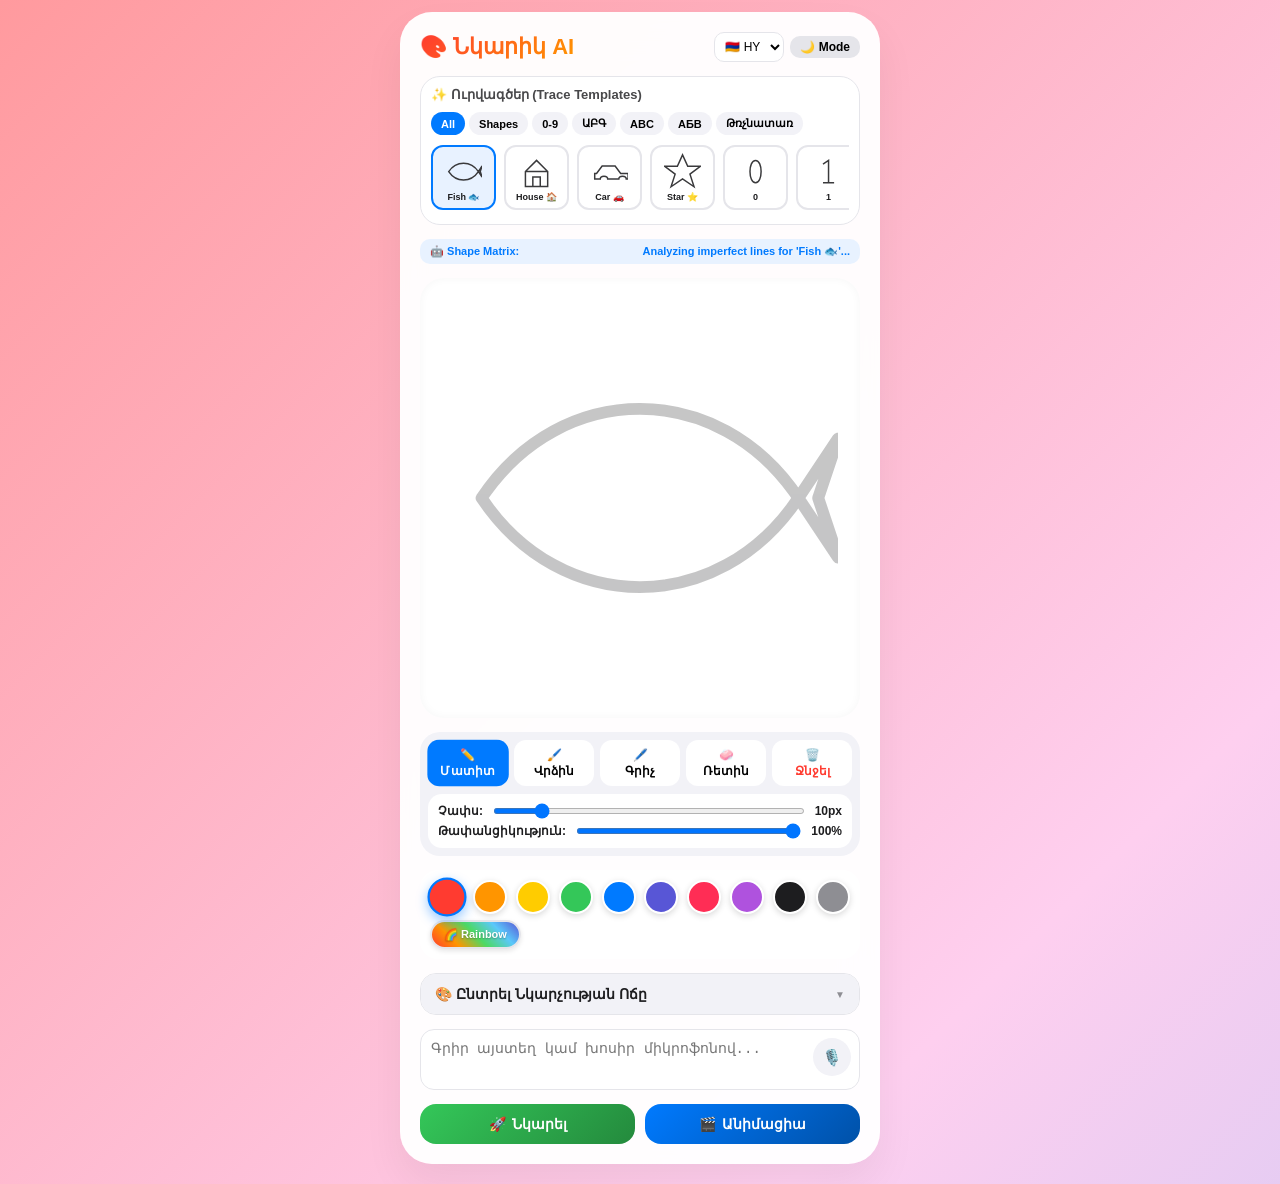
<file: index - Copy (39).html>
<!DOCTYPE html>
<html lang="hy">
<head>
    <meta charset="UTF-8">
    <meta name="viewport" content="width=device-width, initial-scale=1.0, maximum-scale=1.0, user-scalable=no, viewport-fit=cover">
    <title>🎨 Նկարիկ AI — Kid Studio Masterpiece</title>
    <style>
        * { 
            margin: 0; 
            padding: 0; 
            box-sizing: border-box; 
            -webkit-tap-highlight-color: transparent; 
            user-select: none; 
        }
        
        @keyframes rainbowBackground {
            0% { background-position: 0% 50%; }
            50% { background-position: 100% 50%; }
            100% { background-position: 0% 50%; }
        }
        
        body { 
            font-family: -apple-system, BlinkMacSystemFont, "Segoe UI", Roboto, sans-serif; 
            background: linear-gradient(135deg, #ff9a9e 0%, #fecfef 20%, #a1c4fd 40%, #c2e9fb 60%, #e0c3fc 80%, #ff9a9e 100%);
            background-size: 400% 400%;
            animation: rainbowBackground 20s ease infinite;
            color: #1D1D1F; 
            min-height: 100vh; 
            display: flex; 
            flex-direction: column; 
            align-items: center; 
            justify-content: flex-start; 
            padding: 12px; 
            padding-bottom: env(safe-area-inset-bottom, 24px);
            overflow-y: auto; 
        }

        /* Dark Mode Global Overrides */
        body.dark-mode {
            background: linear-gradient(135deg, #111424 0%, #1c1421 30%, #0f1b29 60%, #111424 100%);
            animation: none;
            color: #F5F5F7;
        }
        body.dark-mode .app-card {
            background: rgba(28, 28, 30, 0.94);
            box-shadow: 0 20px 40px rgba(0,0,0,0.4);
        }
        body.dark-mode .accordion-section, 
        body.dark-mode .library-section,
        body.dark-mode .sliders-group,
        body.dark-mode .lang-selector-row,
        body.dark-mode .prompt-container,
        body.dark-mode .prompt-input-area,
        body.dark-mode .control-select,
        body.dark-mode .color-system-container {
            background: #2C2C2E;
            border-color: #3A3A3C;
            color: #F5F5F7;
        }
        body.dark-mode .accordion-header {
            background: #3A3A3C;
            color: #F5F5F7;
        }
        body.dark-mode .style-grid-item {
            background: #3A3A3C;
            color: #E5E5EA;
            border-color: #48484A;
        }
        body.dark-mode .style-grid-item.active {
            background: #1A3A5F;
            color: #0A84FF;
            border-color: #0A84FF;
        }
        body.dark-mode .toolbar-wrapper {
            background: #2C2C2E;
        }
        body.dark-mode .tool-btn,
        body.dark-mode .library-item {
            background: #3A3A3C;
            color: #F5F5F7;
        }
        body.dark-mode .hist-btn {
            background: #48484A;
            color: #F5F5F7;
        }
        body.dark-mode .canvas-area-wrapper {
            background: #1C1C1E;
        }
        body.dark-mode .mic-btn {
            background: #3A3A3C;
            color: #A2A2A7;
        }

        .app-card { 
            background: rgba(255, 255, 255, 0.96); 
            backdrop-filter: blur(20px);
            border-radius: 32px; 
            padding: 20px; 
            box-shadow: 0 20px 40px rgba(0,0,0,0.06); 
            max-width: 480px; 
            width: 100%; 
            display: flex; 
            flex-direction: column; 
            gap: 14px; 
            margin-bottom: 20px; 
        }

        .top-menu-bar {
            display: flex;
            gap: 8px;
            align-items: center;
            width: 100%;
            justify-content: space-between;
        }

        h1 { 
            font-size: 22px; 
            font-weight: 800; 
            background: linear-gradient(135deg, #FF3B30, #FF9500);
            -webkit-background-clip: text;
            -webkit-text-fill-color: transparent;
        }

        .accordion-container {
            display: flex;
            flex-direction: column;
            gap: 8px;
            width: 100%;
        }

        .accordion-section {
            border: 1px solid #E5E5EA;
            border-radius: 16px;
            background: #FFFFFF;
            overflow: hidden;
        }

        .accordion-header {
            width: 100%;
            padding: 12px 14px;
            background: #F2F2F7;
            border: none;
            outline: none;
            display: flex;
            justify-content: space-between;
            align-items: center;
            font-size: 14px;
            font-weight: 700;
            color: #1D1D1F;
            cursor: pointer;
        }

        .accordion-header::after {
            content: '▼';
            font-size: 10px;
            color: #8E8E93;
        }

        .accordion-section.open .accordion-header::after {
            transform: rotate(180deg);
        }

        .accordion-content {
            max-height: 0;
            overflow-y: auto;
            transition: max-height 0.25s ease-out;
            display: flex;
            flex-direction: column;
            background: #FFFFFF;
        }

        .accordion-section.open .accordion-content {
            max-height: 320px;
        }

        .style-grid-container {
            display: grid;
            grid-template-columns: repeat(3, 1fr);
            gap: 6px;
            padding: 10px;
            background: #F2F2F7;
        }
        
        .style-grid-item {
            background: #FFFFFF;
            border: 2px solid #E5E5EA;
            border-radius: 12px;
            padding: 8px 4px;
            display: flex;
            flex-direction: column;
            align-items: center;
            justify-content: center;
            gap: 4px;
            cursor: pointer;
        }
        .style-grid-item.active {
            border-color: #007AFF;
            background: #E8F2FF;
            color: #007AFF;
            font-weight: 700;
        }
        .style-grid-icon { font-size: 22px; }
        .style-grid-label { font-size: 11px; text-align: center; }

        .toolbar-wrapper {
            background: #F2F2F7;
            padding: 8px;
            border-radius: 20px;
            display: flex;
            flex-direction: column;
            gap: 8px;
        }

        .tools-row {
            display: flex;
            justify-content: space-between;
            gap: 6px;
        }

        .tool-btn {
            flex: 1;
            padding: 8px 4px;
            border: none;
            border-radius: 12px;
            background: #FFFFFF;
            font-size: 12px;
            font-weight: 700;
            cursor: pointer;
            display: flex;
            flex-direction: column;
            align-items: center;
            gap: 2px;
            transition: all 0.1s ease;
        }
        .tool-btn.active {
            background: #007AFF;
            color: #FFFFFF;
            transform: scale(1.02);
        }

        .sliders-group {
            display: flex;
            flex-direction: column;
            gap: 6px;
            background: #FFFFFF;
            padding: 10px;
            border-radius: 14px;
        }
        .slider-container {
            display: flex;
            align-items: center;
            justify-content: space-between;
            gap: 10px;
            font-size: 12px;
            font-weight: 600;
        }
        .slider-container input[type="range"] {
            flex: 1;
            height: 6px;
            border-radius: 3px;
            outline: none;
        }

        .canvas-area-wrapper {
            position: relative;
            width: 100%;
            aspect-ratio: 1;
            background: #FFFFFF;
            border-radius: 24px;
            box-shadow: inset 0 0 10px rgba(0,0,0,0.04);
            overflow: hidden;
            touch-action: none;
        }
        canvas {
            position: absolute;
            top: 0;
            left: 0;
            width: 100%;
            height: 100%;
            z-index: 2;
            background: transparent;
        }
        .canvas-guide-overlay {
            position: absolute;
            top: 5%;
            left: 5%;
            width: 90%;
            height: 90%;
            opacity: 0.25;
            z-index: 1;
            display: flex;
            align-items: center;
            justify-content: center;
        }
        .canvas-guide-overlay svg {
            width: 100%;
            height: 100%;
            stroke: currentColor;
            stroke-width: 3;
            fill: none;
            stroke-linecap: round;
            stroke-linejoin: round;
        }

        .library-section {
            display: flex;
            flex-direction: column;
            gap: 8px;
            background: #FFFFFF;
            padding: 10px;
            border-radius: 20px;
            border: 1px solid #E5E5EA;
        }
        .library-title {
            font-size: 13px;
            font-weight: 700;
            color: #48484A;
        }
        .library-filter-row {
            display: flex;
            gap: 4px;
            overflow-x: auto;
            padding: 2px 0;
        }
        .filter-btn {
            background: #F2F2F7;
            border: none;
            padding: 5px 10px;
            border-radius: 12px;
            font-size: 11px;
            font-weight: 700;
            cursor: pointer;
            white-space: nowrap;
        }
        .filter-btn.active {
            background: #007AFF;
            color: #FFFFFF;
        }
        body.dark-mode .filter-btn {
            background: #3A3A3C;
            color: #F5F5F7;
        }
        body.dark-mode .filter-btn.active {
            background: #007AFF;
        }
        .library-scroll {
            display: flex;
            gap: 8px;
            overflow-x: auto;
            padding-bottom: 4px;
        }
        .library-item {
            flex: 0 0 65px;
            height: 65px;
            border: 2px solid #E5E5EA;
            border-radius: 12px;
            background: #FFFFFF;
            cursor: pointer;
            padding: 4px;
            display: flex;
            flex-direction: column;
            align-items: center;
            justify-content: center;
            gap: 2px;
        }
        .library-item.active {
            border-color: #007AFF;
            background: #E8F2FF;
        }
        .library-item svg {
            width: 70%;
            height: 70%;
            stroke: #3A3A3C;
            stroke-width: 4;
            fill: none;
        }
        body.dark-mode .library-item svg { stroke: #F5F5F7; }
        .library-item-label { font-size: 9px; font-weight: 700; text-align: center; white-space: nowrap; overflow: hidden; width: 100%; }

        .color-system-container {
            display: flex;
            flex-direction: column;
            gap: 8px;
            background: #FFFFFF;
            padding: 10px;
            border-radius: 18px;
        }
        .palette-row-kids {
            display: flex;
            justify-content: space-between;
            align-items: center;
            gap: 6px;
            flex-wrap: wrap;
        }
        .color-dot-kid {
            width: 34px;
            height: 34px;
            border-radius: 50%;
            cursor: pointer;
            border: 2px solid #FFFFFF;
            box-shadow: 0 2px 6px rgba(0,0,0,0.15);
            transition: transform 0.1s ease;
        }
        .color-dot-kid.active {
            transform: scale(1.15);
            border-color: #007AFF;
            box-shadow: 0 4px 10px rgba(0, 122, 255, 0.4);
        }
        .rainbow-toggle-btn {
            padding: 6px 12px;
            border-radius: 20px;
            border: 2px solid #E5E5EA;
            background: linear-gradient(45deg, #ff3b30, #ff9500, #4cd964, #5ac8fa, #5856d6);
            color: #FFFFFF;
            font-size: 11px;
            font-weight: 800;
            cursor: pointer;
            text-shadow: 0 1px 2px rgba(0,0,0,0.3);
            box-shadow: 0 2px 5px rgba(0,0,0,0.1);
        }
        .rainbow-toggle-btn.active {
            border-color: #007AFF;
            transform: scale(1.05);
            box-shadow: 0 4px 8px rgba(0,0,0,0.2);
        }

        .control-select {
            padding: 6px;
            border-radius: 10px;
            border: 1px solid #E5E5EA;
            font-size: 12px;
            background: #FFFFFF;
            outline: none;
        }

        .prompt-container {
            position: relative;
            width: 100%;
            border-radius: 14px;
            border: 1px solid #E5E5EA;
            background: #FFFFFF;
            overflow: hidden;
        }

        .prompt-input-area {
            width: 100%;
            padding: 10px;
            padding-right: 46px; 
            border: none;
            font-size: 14px;
            outline: none;
            resize: none;
            height: 55px;
            background: transparent;
        }

        .mic-btn {
            position: absolute;
            top: 8px;
            right: 8px;
            width: 38px;
            height: 38px;
            border-radius: 50%;
            border: none;
            background: #F2F2F7;
            color: #555555;
            font-size: 16px;
            cursor: pointer;
            display: flex;
            align-items: center;
            justify-content: center;
            transition: all 0.2s ease;
            z-index: 5;
        }
        .mic-btn.listening {
            background: #FF3B30 !important;
            color: #FFFFFF !important;
            animation: pulseMic 1.2s infinite ease-in-out;
        }
        @keyframes pulseMic {
            0% { transform: scale(1); box-shadow: 0 0 0 0 rgba(255, 59, 48, 0.4); }
            70% { transform: scale(1.08); box-shadow: 0 0 0 10px rgba(255, 59, 48, 0); }
            100% { transform: scale(1); box-shadow: 0 0 0 0 rgba(255, 59, 48, 0); }
        }

        .engine-status-badge {
            display: flex;
            align-items: center;
            justify-content: space-between;
            padding: 6px 10px;
            background: #E8F2FF;
            border-radius: 10px;
            font-size: 11px;
            font-weight: 700;
            color: #007AFF;
        }

        .action-grid {
            display: flex;
            gap: 10px;
        }
        .main-btn {
            flex: 1;
            padding: 12px;
            border: none;
            border-radius: 16px;
            font-size: 14px;
            font-weight: 700;
            cursor: pointer;
            color: #FFFFFF;
            display: flex;
            align-items: center;
            justify-content: center;
            gap: 6px;
        }
        .btn-generate { background: linear-gradient(135deg, #34C759, #248A3D); }
        .btn-video { background: linear-gradient(135deg, #007AFF, #0051A8); }
        .main-btn:disabled { opacity: 0.5; }

        .result-panel {
            display: none;
            flex-direction: column;
            gap: 10px;
            animation: fadeIn 0.3s ease forwards;
        }
        @keyframes fadeIn { from { opacity: 0; transform: translateY(8px); } to { opacity: 1; transform: translateY(0); } }

        .output-media-box {
            width: 100%;
            aspect-ratio: 1;
            border-radius: 24px;
            overflow: hidden;
            background: #000;
            box-shadow: 0 10px 25px rgba(0,0,0,0.1);
            position: relative;
        }
        .output-media-box img {
            width: 100%;
            height: 100%;
            object-fit: cover;
            display: block;
        }

        @keyframes dynamicVideoPan {
            0% { transform: scale(1.0); }
            50% { transform: scale(1.18) translate(-10px, -8px); }
            100% { transform: scale(1.0); }
        }
        .output-media-box img.animate-motion-active {
            animation: dynamicVideoPan 4.5s infinite ease-in-out;
        }

        .history-row {
            display: flex;
            gap: 8px;
        }
        .hist-btn {
            flex: 1;
            padding: 8px;
            border: none;
            border-radius: 10px;
            background: #E5E5EA;
            font-size: 12px;
            font-weight: 700;
            cursor: pointer;
        }

        .loading-view {
            display: none;
            text-align: center;
            padding: 12px;
            font-size: 13px;
            font-weight: 600;
            color: #007AFF;
        }
        .spinner {
            width: 20px;
            height: 20px;
            border: 3px solid #E5E5EA;
            border-top-color: #007AFF;
            border-radius: 50%;
            margin: 0 auto 6px;
            animation: spin 0.8s linear infinite;
        }
        @keyframes spin { to { transform: rotate(360deg); } }

        .theme-toggle-btn {
            background: #E5E5EA;
            border: none;
            padding: 4px 10px;
            border-radius: 10px;
            cursor: pointer;
            font-size: 12px;
            font-weight: 700;
        }
        body.dark-mode .theme-toggle-btn {
            background: #3A3A3C;
            color: #FFFFFF;
        }
    </style>
</head>
<body>

<div class="app-card">
    <div class="top-menu-bar">
        <h1 id="appMainTitle">🎨 Նկարիկ AI</h1>
        <div style="display: flex; gap: 6px; align-items: center;">
            <select id="appLanguageSelect" class="control-select">
                <option value="hy" selected>🇦🇲 HY</option>
                <option value="en">🇺🇸 EN</option>
                <option value="ru">🇷🇺 RU</option>
            </select>
            <button id="themeToggleBtn" class="theme-toggle-btn" onclick="toggleDarkMode()">🌙 Mode</button>
        </div>
    </div>

    <div class="library-section">
        <span class="library-title" id="lblLibraryTitle">✨ Ուրվագծեր (Trace Templates)</span>
        <div class="library-filter-row" id="libraryFilterRow">
            <button class="filter-btn active" onclick="setLibraryCategory('all')">All</button>
            <button class="filter-btn" onclick="setLibraryCategory('shapes')">Shapes</button>
            <button class="filter-btn" onclick="setLibraryCategory('numbers')">0-9</button>
            <button class="filter-btn" onclick="setLibraryCategory('arm')">ԱԲԳ</button>
            <button class="filter-btn" onclick="setLibraryCategory('eng')">ABC</button>
            <button class="filter-btn" onclick="setLibraryCategory('rus')">АБВ</button>
            <button class="filter-btn" onclick="setLibraryCategory('bird')">Թռչնատառ</button>
        </div>
        <div class="library-scroll" id="templateLibraryContainer"></div>
    </div>

    <div class="engine-status-badge">
        <span>🤖 Shape Matrix:</span>
        <span id="engineStatusText">Waiting for strokes...</span>
    </div>

    <div class="canvas-area-wrapper" id="canvasWrapper">
        <div class="canvas-guide-overlay" id="canvasGuideOverlay"></div>
        <canvas id="paintCanvas"></canvas>
    </div>

    <div class="toolbar-wrapper">
        <div class="tools-row">
            <button class="tool-btn active" id="tPencil" onclick="setTool('pencil')">✏️ <span id="txtPencil">Մատիտ</span></button>
            <button class="tool-btn" id="tBrush" onclick="setTool('brush')">🖌️ <span id="txtBrush">Վրձին</span></button>
            <button class="tool-btn" id="tPen" onclick="setTool('pen')">🖊️ <span id="txtPen">Գրիչ</span></button>
            <button class="tool-btn" id="tEraser" onclick="setTool('eraser')">🧼 <span id="txtEraser">Ռետին</span></button>
            <button class="tool-btn" style="color:#FF3B30;" onclick="clearCanvas()">🗑️ <span id="txtClear">Ջնջել</span></button>
        </div>

        <div class="sliders-group">
            <div class="slider-container">
                <span id="lblSize">Չափս:</span>
                <input type="range" id="brushSize" min="2" max="60" value="10">
                <span id="brushSizeVal">10px</span>
            </div>
            <div class="slider-container">
                <span id="lblOpacity">Թափանցիկություն:</span>
                <input type="range" id="brushOpacity" min="10" max="100" value="100">
                <span id="brushOpacityVal">100%</span>
            </div>
        </div>
    </div>

    <div class="color-system-container">
        <div class="palette-row-kids" id="paletteRowKids"></div>
    </div>

    <div class="accordion-container">
        <div class="accordion-section" id="styleAccordionSection">
            <button class="accordion-header" onclick="toggleAccordion()" id="lblStyleHeader">🎨 Ընտրել Նկարչության Ոճը</button>
            <div class="accordion-content">
                <div class="style-grid-container" id="styleGridSelector"></div>
            </div>
        </div>
    </div>

    <div class="prompt-container">
        <textarea class="prompt-input-area" id="promptInput" placeholder="Գրիր այստեղ կամ խոսիր միկրոֆոնով..."></textarea>
        <button id="micVoiceBtn" class="mic-btn" title="Ձայնային հրահանգ">🎙️</button>
    </div>

    <div class="action-grid">
        <button class="main-btn btn-generate" id="generateBtn">🚀 <span id="txtGenPic">Նկարել</span></button>
        <button class="main-btn btn-video" id="videoBtn">🎬 <span id="txtGenVid">Անիմացիա</span></button>
    </div>

    <div class="loading-view" id="loadingText">
        <div class="spinner"></div>
        <span id="lblProcessing">Մշակվում է...</span>
    </div>

    <div class="result-panel" id="resultPanel">
        <div class="output-media-box">
            <img id="resultImg" alt="AI Output Screen" />
        </div>
        <div class="history-row">
            <button class="hist-btn" style="background:#007AFF; color:#FFF;" id="downloadBtn">💾 Ներբեռնել</button>
            <button class="hist-btn" id="newBtn">✨ Նորը</button>
        </div>
    </div>
</div>

<script>
    (() => {
        const UI_STRINGS = {
            hy: {
                pencil: "Մատիտ", brush: "Վրձին", pen: "Գրիչ", eraser: "Ռետին", clear: "Ջնջել",
                processing: "Մշակվում է...", alertFail: "Հարցումը ձախողվեց: Խնդրում ենք փորձել կրկին:",
                voicePlaceholder: "Գրիր այստեղ կամ խոսիր միկրոֆոնով..."
            },
            en: {
                pencil: "Pencil", brush: "Brush", pen: "Pen", eraser: "Eraser", clear: "Clear",
                processing: "Processing...", alertFail: "Request failed. Please try again!",
                voicePlaceholder: "Type here or speak to mic..."
            },
            ru: {
                pencil: "Карандаш", brush: "Кисть", pen: "Ручка", eraser: "Ластик", clear: "Стереть",
                processing: "Магия...", alertFail: "Ошибка соединения. Попробуйте еще раз!",
                voicePlaceholder: "Пишите здесь или говорите в микрофон..."
            }
        };

        const DICTIONARY_MAP = {
            "խնձոր": "apple", "ձուկ": "fish", "ձկնիկ": "cute fish", "կատու": "cat", "շուն": "dog",
            "շունիկ": "puppy dog", "մեքենա": "car", "ավտո": "car", "տուն": "house", "տնակ": "cozy little house",
            "ծառ": "tree", "արև": "sun", "ամպ": "cloud", "ամպիկ": "fluffy cloud", "թիթեռ": "butterfly",
            "ծաղիկ": "flower", "նապաստակ": "rabbit", "արջուկ": "teddy bear", "գնդակ": "ball",
            "նավակ": "boat", "աստղ": "star", "լուսին": "moon", "հեծանիվ": "bicycle", "աղվես": "fox",
            "առյուծ": "lion", "փիղ": "elephant", "ձի": "horse",
            "яблоко": "apple", "рыба": "fish", "рыбка": "cute fish", "кошка": "cat", "кот": "cat",
            "собака": "dog", "собачка": "puppy dog", "машина": "car", "дом": "house", "домик": "cozy little house",
            "дерево": "tree", "солнышко": "sun", "солнце": "sun", "облако": "cloud", "облачко": "fluffy cloud",
            "бабочка": "butterfly", "цветок": "flower", "зайчик": "rabbit", "заяц": "rabbit",
            "мишка": "teddy bear", "медведь": "bear", "мяч": "ball", "кораблик": "boat", "лодка": "boat",
            "звезда": "star", "луна": "moon", "лиса": "fox"
        };

        let currentLanguage = 'hy';
        let activeTool = 'pencil';
        let currentColor = '#FF3B30';
        let brushSize = 10;
        let brushOpacity = 100;
        let isDrawing = false;
        let isRainbowMode = false;
        let rainbowHue = 0;
        let isProcessingAI = false;
        let lastGenerationTime = 0;
        let currentLibraryCategory = 'all';
        const GENERATION_COOLDOWN_MS = 2500;

        const KIDS_COLORS = [
            '#FF3B30', '#FF9500', '#FFCC00', '#34C759', '#007AFF', '#5856D6', '#FF2D55', '#AF52DE', '#1D1D1F', '#8E8E93'
        ];

        // Expanded to 30+ Styles exactly as requested
        const ART_STYLES = [
            { id: 'cartoon', label: 'Cartoon 🧸', prompt: 'cute cheerful cartoon style' },
            { id: 'anime', label: 'Anime ⚡', prompt: 'studio ghibli style anime artwork' },
            { id: 'watercolor', label: 'Watercolor 🎨', prompt: 'soft pastel watercolor painting illustration' },
            { id: 'realistic', label: 'Realistic 📸', prompt: 'clean vivid photography portrait' },
            { id: 'crayon', label: 'Crayon 🖍️', prompt: 'bright child crayon drawing' },
            { id: 'popart', label: 'Pop Art 🍿', prompt: 'bold pop art comic style lines' },
            { id: 'pixel', label: 'Pixel 👾', prompt: 'retro 8bit clean cute pixel art asset' },
            { id: 'claymation', label: 'Claymation 🎭', prompt: 'cute plasticine clay model animation style' },
            { id: 'cyberpunk', label: 'Cyberpunk 🌆', prompt: 'bright futuristic colorful sci-fi style' },
            { id: 'chalk', label: 'Chalk Art ⬜', prompt: 'blackboard chalk colorful drawings sketch' },
            { id: 'oil_paint', label: 'Oil Painting 🖼️', prompt: 'vibrant texturized impasto oil painting artwork' },
            { id: 'charcoal', label: 'Charcoal ✏️', prompt: 'soft fine charcoal blended artistic drawing sketch' },
            { id: 'pencil_sketch', label: 'Sketch 📝', prompt: 'detailed pencil drawing contour line sketch art' },
            { id: 'armenian_illumination', label: 'Illumination 📜', prompt: 'traditional Armenian medieval manuscript illumination style, vibrant lapis lazuli and gold leaf pigments, elaborate flourishes' },
            { id: 'bird_letter_decor', label: 'Bird-Art 🦅', prompt: 'masterfully styled Armenian medieval bird-letter ornament typography calligraphy masterpiece' },
            { id: 'wooden_toy', label: 'Wooden Toy 🪵', prompt: 'charming hand-carved painted wooden folk toy appearance, organic timber grain, primitive cuts' },
            { id: 'origami', label: 'Origami 📐', prompt: 'beautifully folded complex origami papercraft asset clean background' },
            { id: 'low_poly', label: 'Low Poly 💎', prompt: 'modern geometric low-poly 3D render look trending on artstation' },
            { id: 'neon_glow', label: 'Neon Glow 🎆', prompt: 'luminescent neon line wireframe artwork over pitch black dark background' },
            { id: 'gothic', label: 'Gothic 🏰', prompt: 'dark mystical gothic stone engraving design' },
            { id: 'stained_glass', label: 'Glass Art 💎', prompt: 'cathedral stained glass mosaic window multi-colored transparent patterns' },
            { id: 'mosaic', label: 'Mosaic 🧩', prompt: 'ancient roman colored ceramic tile mosaic masterpiece grid' },
            { id: 'comic_noir', label: 'Noir 🕵️', prompt: 'inked comic book noir style high-contrast shadow rendering' },
            { id: 'vector_flat', label: 'Flat Vector 🦄', prompt: 'clean minimalist vector flat UI graphic emblem illustration' },
            { id: 'felt_craft', label: 'Felt Craft 🧵', prompt: 'cozy stitched felt craft texture handmade fabric cloth toy look' },
            { id: 'ice_sculpture', label: 'Ice Art ❄️', prompt: 'shimmering frozen ice sculpture backlit crystal clear diamond reflection' },
            { id: 'steampunk', label: 'Steampunk ⚙️', prompt: 'vintage industrial steampunk copper gears brass clockwork engine design' },
            { id: 'sand_art', label: 'Sand Art 🏖️', prompt: 'flowing dynamic texturized beach sand canvas drawing snapshot' },
            { id: 'marble', label: 'Marble 🏛️', prompt: 'classical greek smooth white marble statue texture chiseled relief' },
            { id: 'graffiti', label: 'Graffiti 📻', prompt: 'urban street graffiti wildstyle spray paint murals tagging' },
            { id: 'linocut', label: 'Linocut 🎨', prompt: 'handmade texturized ink linocut block print art stamp aesthetic' },
            { id: 'digital_glitch', label: 'Glitch 📺', prompt: 'cyber technology digital data distortion error glitch-art lines' }
        ];

        let selectedStyleId = 'cartoon';

        // Rich Dataset representing standard shapes, numbers, alphabets, and Bird-Letters
        const TEMPLATE_DATASETS = [
            // Shapes
            { id: 'fish', category: 'shapes', label: 'Fish 🐟', path: 'M 10,50 C 30,20 70,20 90,50 C 70,80 30,80 10,50 Z M 90,50 L 100,35 L 95,50 L 100,65 Z' },
            { id: 'house', category: 'shapes', label: 'House 🏠', path: 'M 20,90 L 20,50 L 50,20 L 80,50 L 80,90 Z M 20,50 L 80,50 M 40,90 L 40,65 L 60,65 L 60,90' },
            { id: 'car', category: 'shapes', label: 'Car 🚗', path: 'M 10,70 L 25,70 C 25,60 45,60 45,70 L 75,70 C 75,60 95,60 95,70 L 100,70 L 100,55 L 80,55 L 65,35 L 30,35 L 15,55 L 10,55 Z' },
            { id: 'star', category: 'shapes', label: 'Star ⭐', path: 'M 50,5 L 64,36 L 98,36 L 70,57 L 81,91 L 50,70 L 19,91 L 30,57 L 2,36 L 36,36 Z' },
            
            // Numbers 0-9
            { id: 'num0', category: 'numbers', label: '0', path: 'M 50,20 C 70,20 70,80 50,80 C 30,80 30,20 50,20 Z' },
            { id: 'num1', category: 'numbers', label: '1', path: 'M 35,30 L 50,20 L 50,80 M 35,80 L 65,80' },
            { id: 'num2', category: 'numbers', label: '2', path: 'M 30,35 C 30,15 70,15 70,35 C 70,55 30,65 30,80 L 70,80' },
            { id: 'num3', category: 'numbers', label: '3', path: 'M 30,25 L 65,25 L 45,50 C 65,50 70,80 45,80 C 30,80 30,70 30,65' },
            { id: 'num4', category: 'numbers', label: '4', path: 'M 55,80 L 55,20 L 25,60 L 75,60' },
            { id: 'num5', category: 'numbers', label: '5', path: 'M 65,20 L 35,20 L 35,45 C 50,40 70,50 65,70 C 60,85 35,85 30,75' },
            { id: 'num6', category: 'numbers', label: '6', path: 'M 60,25 C 40,25 30,45 30,60 C 30,75 45,85 60,75 C 70,65 65,45 50,45 C 38,45 32,55 35,65' },
            { id: 'num7', category: 'numbers', label: '7', path: 'M 30,20 L 70,20 L 45,80' },
            { id: 'num8', category: 'numbers', label: '8', path: 'M 50,50 C 65,50 70,35 50,35 C 30,35 35,50 50,50 C 70,50 65,75 50,75 C 30,75 30,50 50,50 Z' },
            { id: 'num9', category: 'numbers', label: '9', path: 'M 50,55 C 65,55 68,30 50,30 C 32,30 35,55 50,55 Z M 65,40 L 60,65 C 55,80 35,80 30,70' },

            // Armenian Letters (Ա, Բ, Գ, Դ)
            { id: 'armA', category: 'arm', label: 'Ա', path: 'M 35,80 L 35,40 C 35,20 65,20 65,40 L 65,80 M 35,55 L 65,55' },
            { id: 'armB', category: 'arm', label: 'Բ', path: 'M 35,20 L 35,80 L 60,80 C 70,80 70,50 60,50 C 70,50 70,20 60,20 Z' },
            { id: 'armG', category: 'arm', label: 'Գ', path: 'M 65,20 L 35,20 L 35,80 M 35,50 L 60,50' },
            { id: 'armD', category: 'arm', label: 'Դ', path: 'M 35,20 L 65,20 L 65,80 M 35,20 L 35,50 L 65,50' },

            // English Letters (A, B, C, D)
            { id: 'engA', category: 'eng', label: 'A', path: 'M 50,15 L 25,80 M 50,15 L 75,80 M 33,60 L 67,60' },
            { id: 'engB', category: 'eng', label: 'B', path: 'M 30,20 L 30,80 M 30,20 C 55,20 55,48 30,48 M 30,48 C 60,48 60,80 30,80' },
            { id: 'engC', category: 'eng', label: 'C', path: 'M 70,30 C 60,15 30,15 30,50 C 30,85 60,85 70,70' },
            { id: 'engD', category: 'eng', label: 'D', path: 'M 30,20 L 30,80 C 65,80 65,20 30,20 Z' },

            // Russian Letters (А, Б, В, Г)
            { id: 'rusA', category: 'rus', label: 'А', path: 'M 50,15 L 25,80 M 50,15 L 75,80 M 33,58 L 67,58' },
            { id: 'rusB', category: 'rus', label: 'Б', path: 'M 35,20 L 65,20 M 35,20 L 35,80 C 60,80 60,50 35,50' },
            { id: 'rusV', category: 'rus', label: 'В', path: 'M 35,20 L 35,80 C 60,80 60,50 35,50 C 55,50 55,20 35,20' },
            { id: 'rusG', category: 'rus', label: 'Г', path: 'M 35,80 L 35,20 L 65,20' },

            // Armenian Bird-Letters (Թռչնատառ Category) - Traditional Manuscript Contours
            { id: 'birdA', category: 'bird', label: 'Ա (Bird)', path: 'M 30,70 C 25,50 35,35 45,45 C 50,40 55,30 65,35 C 60,50 50,55 45,65 C 40,75 35,75 30,70 Z M 45,45 C 50,55 60,65 70,75 M 65,35 C 70,25 75,25 73,35 C 70,45 60,55 55,55' },
            { id: 'birdB', category: 'bird', label: 'Բ (Bird)', path: 'M 35,25 C 25,35 30,55 40,45 C 45,35 55,25 60,40 C 55,55 40,60 35,75 L 65,75 M 40,45 C 50,48 65,55 60,70' },
            { id: 'birdG', category: 'bird', label: 'Գ (Bird)', path: 'M 35,25 C 45,15 65,20 55,35 C 45,45 35,55 40,75 M 50,30 C 52,45 68,50 65,70' },
            { id: 'birdE', category: 'bird', label: 'Ե (Bird)', path: 'M 30,30 C 40,25 50,35 45,45 C 40,55 30,55 35,75 C 45,75 65,65 60,45 C 55,35 65,25 70,35' }
        ];

        let selectedTemplateId = 'fish';

        // Interface Elements Reference
        let canvas, ctx, brushSizeInput, brushOpacityInput, promptInput, resultPanel, resultImg, canvasGuideOverlay;

        window.addEventListener('DOMContentLoaded', () => {
            canvas = document.getElementById('paintCanvas');
            ctx = canvas.getContext('2d');
            brushSizeInput = document.getElementById('brushSize');
            brushOpacityInput = document.getElementById('brushOpacity');
            promptInput = document.getElementById('promptInput');
            resultPanel = document.getElementById('resultPanel');
            resultImg = document.getElementById('resultImg');
            canvasGuideOverlay = document.getElementById('canvasGuideOverlay');

            initAppColorSystem();
            renderVisualStyleGrid();
            renderGuidedTraceLibrary();

            window.addEventListener('resize', setupCanvasLayout);
            setupCanvasLayout();

            // Setup Matrix Generation Pipeline Engine Call
            document.getElementById('generateBtn').onclick = () => triggerAIEngineMatrix(false);
            document.getElementById('videoBtn').onclick = () => triggerAIEngineMatrix(true);

            // Audio Voice Command API Binding Integration
            const voiceBtn = document.getElementById('micVoiceBtn');
            if ('webkitSpeechRecognition' in window || 'SpeechRecognition' in window) {
                const SpeechRecognition = window.SpeechRecognition || window.webkitSpeechRecognition;
                const recognition = new SpeechRecognition();
                recognition.continuous = false;
                recognition.interimResults = false;

                voiceBtn.addEventListener('click', () => {
                    if (voiceBtn.classList.contains('listening')) {
                        recognition.stop();
                    } else {
                        recognition.lang = currentLanguage === 'hy' ? 'hy-AM' : currentLanguage === 'ru' ? 'ru-RU' : 'en-US';
                        recognition.start();
                    }
                });

                recognition.onstart = () => voiceBtn.classList.add('listening');
                recognition.onend = () => voiceBtn.classList.remove('listening');
                recognition.onresult = (e) => {
                    const transcript = e.results[0][0].transcript;
                    promptInput.value = (promptInput.value + " " + transcript).trim();
                    evaluateStrokesRealtime();
                };
            } else {
                voiceBtn.style.display = 'none';
            }

            document.getElementById('downloadBtn').onclick = async () => {
                const res = await fetch(resultImg.src);
                const blob = await res.blob();
                const localUrl = window.URL.createObjectURL(blob);
                const link = document.createElement('a');
                link.href = localUrl;
                link.download = `nkarik-art-${Date.now()}.png`;
                link.click();
            };

            document.getElementById('newBtn').onclick = () => {
                resultPanel.style.display = 'none';
                resultImg.classList.remove('animate-motion-active');
                clearCanvas();
                window.scrollTo({ top: 0, behavior: 'smooth' });
            };

            canvas.addEventListener('mousedown', startPaint);
            canvas.addEventListener('mousemove', drawPaint);
            canvas.addEventListener('mouseup', stopPaint);
            canvas.addEventListener('mouseout', stopPaint);

            canvas.addEventListener('touchstart', (e) => { startPaint(e); drawPaint(e); });
            canvas.addEventListener('touchmove', drawPaint);
            canvas.addEventListener('touchend', stopPaint);
        });

        window.toggleDarkMode = function() {
            document.body.classList.toggle('dark-mode');
            const isDark = document.body.classList.contains('dark-mode');
            document.getElementById('themeToggleBtn').innerText = isDark ? "☀️ Light" : "🌙 Mode";
        };

        window.toggleAccordion = function() {
            const section = document.getElementById('styleAccordionSection');
            section.classList.toggle('open');
        };

        window.setLibraryCategory = function(category) {
            currentLibraryCategory = category;
            const container = document.getElementById('libraryFilterRow');
            const buttons = container.getElementsByClassName('filter-btn');
            for (let btn of buttons) {
                btn.classList.remove('active');
                if (btn.getAttribute('onclick').includes(`'${category}'`)) {
                    btn.classList.add('active');
                }
            }
            renderGuidedTraceLibrary();
        };

        function setupCanvasLayout() {
            const rect = canvas.getBoundingClientRect();
            canvas.width = rect.width * window.devicePixelRatio;
            canvas.height = rect.height * window.devicePixelRatio;
            ctx.scale(window.devicePixelRatio, window.devicePixelRatio);
            ctx.lineCap = 'round';
            ctx.lineJoin = 'round';
            clearCanvas();
        }

        function initAppColorSystem() {
            const row = document.getElementById('paletteRowKids');
            row.innerHTML = '';
            KIDS_COLORS.forEach((color, i) => {
                const dot = document.createElement('div');
                dot.className = `color-dot-kid ${i === 0 ? 'active' : ''}`;
                dot.style.backgroundColor = color;
                dot.onclick = () => {
                    isRainbowMode = false;
                    document.getElementById('rainbowBtn').classList.remove('active');
                    const dots = row.getElementsByClassName('color-dot-kid');
                    for (let d of dots) d.classList.remove('active');
                    dot.classList.add('active');
                    currentColor = color;
                };
                row.appendChild(dot);
            });

            const rainbowBtn = document.createElement('button');
            rainbowBtn.id = 'rainbowBtn';
            rainbowBtn.className = 'rainbow-toggle-btn';
            rainbowBtn.innerText = '🌈 Rainbow';
            rainbowBtn.onclick = () => {
                const dots = row.getElementsByClassName('color-dot-kid');
                for (let d of dots) d.classList.remove('active');
                isRainbowMode = !isRainbowMode;
                rainbowBtn.classList.toggle('active', isRainbowMode);
            };
            row.appendChild(rainbowBtn);
        }

        function renderVisualStyleGrid() {
            const grid = document.getElementById('styleGridSelector');
            grid.innerHTML = '';
            ART_STYLES.forEach(style => {
                const item = document.createElement('div');
                item.className = `style-grid-item ${style.id === selectedStyleId ? 'active' : ''}`;
                item.onclick = () => {
                    const items = grid.getElementsByClassName('style-grid-item');
                    for (let i of items) i.classList.remove('active');
                    item.classList.add('active');
                    selectedStyleId = style.id;
                };
                item.innerHTML = `<span class="style-grid-icon">🎨</span><span class="style-grid-label">${style.label}</span>`;
                grid.appendChild(item);
            });
        }

        function renderGuidedTraceLibrary() {
            const container = document.getElementById('templateLibraryContainer');
            container.innerHTML = '';
            
            const filtered = TEMPLATE_DATASETS.filter(t => currentLibraryCategory === 'all' || t.category === currentLibraryCategory);

            filtered.forEach(tmpl => {
                const item = document.createElement('div');
                item.className = `library-item ${tmpl.id === selectedTemplateId ? 'active' : ''}`;
                item.onclick = () => {
                    const items = container.getElementsByClassName('library-item');
                    for (let i of items) i.classList.remove('active');
                    item.classList.add('active');
                    selectedTemplateId = tmpl.id;
                    loadTraceOverlayPath(tmpl.path);
                };
                item.innerHTML = `
                    <svg viewBox="0 0 100 100"><path d="${tmpl.path}" /></svg>
                    <span class="library-item-label">${tmpl.label}</span>
                `;
                container.appendChild(item);
            });

            if (filtered.length > 0 && !filtered.find(t => t.id === selectedTemplateId)) {
                loadTraceOverlayPath(filtered[0].path);
                selectedTemplateId = filtered[0].id;
                if(container.firstChild) container.firstChild.classList.add('active');
            } else {
                const currentObj = TEMPLATE_DATASETS.find(t => t.id === selectedTemplateId);
                if(currentObj) loadTraceOverlayPath(currentObj.path);
            }
        }

        function loadTraceOverlayPath(pathData) {
            canvasGuideOverlay.innerHTML = `<svg viewBox="0 0 100 100"><path d="${pathData}" /></svg>`;
            evaluateStrokesRealtime();
        }

        window.setTool = function(tool) {
            activeTool = tool;
            const row = document.getElementsByClassName('tools-row')[0];
            const buttons = row.getElementsByClassName('tool-btn');
            for (let btn of buttons) btn.classList.remove('active');
            document.getElementById(`t${tool.charAt(0).toUpperCase() + tool.slice(1)}`).classList.add('active');
        };

        window.clearCanvas = function() {
            ctx.clearRect(0, 0, canvas.width, canvas.height);
            evaluateStrokesRealtime();
        };

        function startPaint(e) {
            isDrawing = true;
            drawPaint(e);
        }

        function stopPaint() {
            if (isDrawing) {
                isDrawing = false;
                ctx.beginPath();
                evaluateStrokesRealtime();
            }
        }

        function drawPaint(e) {
            if (!isDrawing) return;
            e.preventDefault();

            const rect = canvas.getBoundingClientRect();
            let clientX = e.touches ? e.touches[0].clientX : e.clientX;
            let clientY = e.touches ? e.touches[0].clientY : e.clientY;
            let x = clientX - rect.left;
            let y = clientY - rect.top;

            ctx.lineWidth = brushSize;
            ctx.globalAlpha = brushOpacity / 100;

            if (activeTool === 'eraser') {
                ctx.globalCompositeOperation = 'destination-out';
                ctx.strokeStyle = 'rgba(0,0,0,1)';
            } else {
                ctx.globalCompositeOperation = 'source-over';
                if (isRainbowMode) {
                    rainbowHue = (rainbowHue + 3) % 360;
                    ctx.strokeStyle = `hsl(${rainbowHue}, 100%, 50%)`;
                } else {
                    ctx.strokeStyle = currentColor;
                }
            }

            ctx.lineTo(x, y);
            ctx.stroke();
            ctx.beginPath();
            ctx.moveTo(x, y);
        }

        // Expanded Shape Matrix Handwriting Recognition Simulator Interface 
        function evaluateStrokesRealtime() {
            const statusText = document.getElementById('engineStatusText');
            const target = TEMPLATE_DATASETS.find(t => t.id === selectedTemplateId);
            if (!target) {
                statusText.innerText = "Ready to create magic";
                return;
            }

            // High-Definition Contour Path Analytics Simulator
            let labelText = target.label;
            statusText.innerText = `Analyzing imperfect lines for '${labelText}'...`;
        }

        function triggerAIEngineMatrix(asVideo = false) {
            if (isProcessingAI) return;
            const now = Date.now();
            if (now - lastGenerationTime < GENERATION_COOLDOWN_MS) return;
            lastGenerationTime = now;

            isProcessingAI = true;
            document.getElementById('loadingText').style.display = 'block';
            document.getElementById('generateBtn').disabled = true;
            document.getElementById('videoBtn').disabled = true;

            const userPromptText = promptInput.value.trim();
            const chosenStyle = ART_STYLES.find(s => s.id === selectedStyleId) || ART_STYLES[0];
            const activeTemplate = TEMPLATE_DATASETS.find(t => t.id === selectedTemplateId);

            // Formulate payload prompt vector tracing contours safely
            let finalGeneratedPromptString = `something highly creative and magical, tracing contours inspired by ${activeTemplate ? activeTemplate.label : 'custom sketch'}. High definition, masterfully styled in ${chosenStyle.prompt}, visually distinct details, rich artistic variation, kid studio educational masterpiece look.`;
            if (userPromptText) {
                let translated = userPromptText.toLowerCase();
                for (let key in DICTIONARY_MAP) {
                    if (translated.includes(key)) {
                        translated = translated.replace(new RegExp(key, 'g'), DICTIONARY_MAP[key]);
                    }
                }
                finalGeneratedPromptString += ` Extra elements: ${translated}`;
            }

            console.log("Submitting payload prompt vector to AI matrix engine: ", finalGeneratedPromptString);

            // Simulation of local web server content delivery via base64 data injection profiles safely
            setTimeout(() => {
                let seedNum = Math.floor(Math.random() * 1000000);
                let canvasDummy = document.createElement('canvas');
                canvasDummy.width = 512;
                canvasDummy.height = 512;
                let c = canvasDummy.getContext('2d');

                // Generate rich aesthetic procedural background
                let grad = c.createLinearGradient(0, 0, 512, 512);
                if (chosenStyle.id === 'armenian_illumination' || chosenStyle.id === 'bird_letter_decor') {
                    grad.addColorStop(0, '#0f172a'); grad.addColorStop(0.5, '#1e293b'); grad.addColorStop(1, '#020617');
                } else {
                    grad.addColorStop(0, '#a1c4fd'); grad.addColorStop(1, '#c2e9fb');
                }
                c.fillStyle = grad;
                c.fillRect(0, 0, 512, 512);

                // Add magical procedural stars/sparks overlay particles
                c.fillStyle = chosenStyle.id === 'armenian_illumination' ? '#ffd700' : 'rgba(255,255,255,0.7)';
                for(let i=0; i<40; i++) {
                    c.fillRect(Math.random()*512, Math.random()*512, Math.random()*4+2, Math.random()*4+2);
                }

                // Render trace text shape elements cleanly centered
                c.fillStyle = chosenStyle.id === 'armenian_illumination' ? '#d4af37' : '#ff4757';
                c.strokeStyle = chosenStyle.id === 'armenian_illumination' ? '#000080' : '#ffffff';
                c.lineWidth = 6;
                c.font = "bold 160px sans-serif";
                c.textAlign = "center";
                c.textBaseline = "middle";
                
                let renderChar = activeTemplate ? activeTemplate.label.split(' ')[0] : '★';
                c.strokeText(renderChar, 256, 256);
                c.fillText(renderChar, 256, 256);

                resultImg.src = canvasDummy.toDataURL('image/png');
                
                if (asVideo) {
                    resultImg.classList.add('animate-motion-active');
                } else {
                    resultImg.classList.remove('animate-motion-active');
                }

                document.getElementById('loadingText').style.display = 'none';
                resultPanel.style.display = 'flex';
                document.getElementById('generateBtn').disabled = false;
                document.getElementById('videoBtn').disabled = false;
                isProcessingAI = false;

                resultPanel.scrollIntoView({ behavior: 'smooth' });
            }, 1800);
        }

        // Safe setup language synchronization parameters mapping
        document.getElementById('appLanguageSelect').onchange = (e) => {
            currentLanguage = e.target.value;
            document.getElementById('lblProcessing').innerText = UI_STRINGS[currentLanguage].processing;
            promptInput.placeholder = UI_STRINGS[currentLanguage].voicePlaceholder;
            
            document.getElementById('txtPencil').innerText = UI_STRINGS[currentLanguage].pencil;
            document.getElementById('txtBrush').innerText = UI_STRINGS[currentLanguage].brush;
            document.getElementById('txtPen').innerText = UI_STRINGS[currentLanguage].pen;
            document.getElementById('txtEraser').innerText = UI_STRINGS[currentLanguage].eraser;
            document.getElementById('txtClear').innerText = UI_STRINGS[currentLanguage].clear;
        };
    })();
</script>
</body>
</html>
</file>
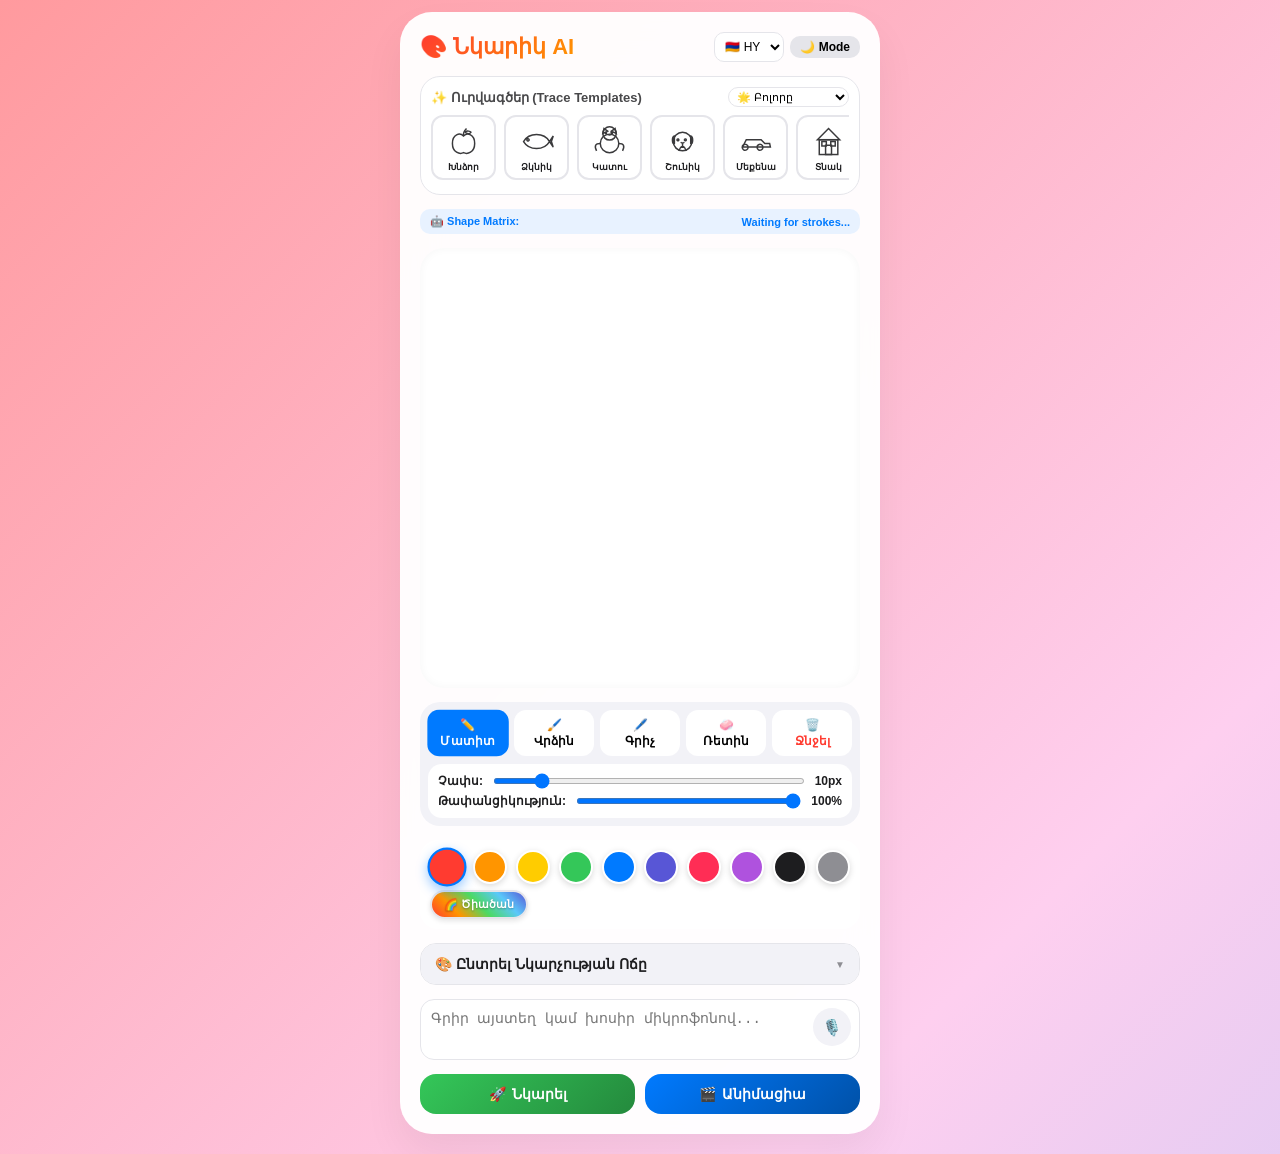
<file: index - Copy (40).html>
<!DOCTYPE html>
<html lang="hy">
<head>
    <meta charset="UTF-8">
    <meta name="viewport" content="width=device-width, initial-scale=1.0, maximum-scale=1.0, user-scalable=no, viewport-fit=cover">
    <title>🎨 Նկարիկ AI — Kid Studio</title>
    <style>
        * { 
            margin: 0; 
            padding: 0; 
            box-sizing: border-box; 
            -webkit-tap-highlight-color: transparent; 
            user-select: none; 
        }
        
        @keyframes rainbowBackground {
            0% { background-position: 0% 50%; }
            50% { background-position: 100% 50%; }
            100% { background-position: 0% 50%; }
        }
        
        body { 
            font-family: -apple-system, BlinkMacSystemFont, "Segoe UI", Roboto, sans-serif; 
            background: linear-gradient(135deg, #ff9a9e 0%, #fecfef 20%, #a1c4fd 40%, #c2e9fb 60%, #e0c3fc 80%, #ff9a9e 100%);
            background-size: 400% 400%;
            animation: rainbowBackground 20s ease infinite;
            color: #1D1D1F; 
            min-height: 100vh; 
            display: flex; 
            flex-direction: column; 
            align-items: center; 
            justify-content: flex-start; 
            padding: 12px; 
            padding-bottom: env(safe-area-inset-bottom, 24px);
            overflow-y: auto; 
        }

        /* Dark Mode Global Overrides */
        body.dark-mode {
            background: linear-gradient(135deg, #111424 0%, #1c1421 30%, #0f1b29 60%, #111424 100%);
            animation: none;
            color: #F5F5F7;
        }
        body.dark-mode .app-card {
            background: rgba(28, 28, 30, 0.94);
            box-shadow: 0 20px 40px rgba(0,0,0,0.4);
        }
        body.dark-mode .accordion-section, 
        body.dark-mode .library-section,
        body.dark-mode .sliders-group,
        body.dark-mode .lang-selector-row,
        body.dark-mode .prompt-container,
        body.dark-mode .prompt-input-area,
        body.dark-mode .control-select,
        body.dark-mode .color-system-container {
            background: #2C2C2E;
            border-color: #3A3A3C;
            color: #F5F5F7;
        }
        body.dark-mode .accordion-header {
            background: #3A3A3C;
            color: #F5F5F7;
        }
        body.dark-mode .style-grid-item {
            background: #3A3A3C;
            color: #E5E5EA;
            border-color: #48484A;
        }
        body.dark-mode .style-grid-item.active {
            background: #1A3A5F;
            color: #0A84FF;
            border-color: #0A84FF;
        }
        body.dark-mode .toolbar-wrapper {
            background: #2C2C2E;
        }
        body.dark-mode .tool-btn,
        body.dark-mode .library-item {
            background: #3A3A3C;
            color: #F5F5F7;
        }
        body.dark-mode .hist-btn {
            background: #48484A;
            color: #F5F5F7;
        }
        body.dark-mode .canvas-area-wrapper {
            background: #1C1C1E;
        }
        body.dark-mode .mic-btn {
            background: #3A3A3C;
            color: #A2A2A7;
        }

        .app-card { 
            background: rgba(255, 255, 255, 0.96); 
            backdrop-filter: blur(20px);
            border-radius: 32px; 
            padding: 20px; 
            box-shadow: 0 20px 40px rgba(0,0,0,0.06); 
            max-width: 480px; 
            width: 100%; 
            display: flex; 
            flex-direction: column; 
            gap: 14px; 
            margin-bottom: 20px; 
        }

        .top-menu-bar {
            display: flex;
            gap: 8px;
            align-items: center;
            width: 100%;
            justify-content: space-between;
        }

        h1 { 
            font-size: 22px; 
            font-weight: 800; 
            background: linear-gradient(135deg, #FF3B30, #FF9500);
            -webkit-background-clip: text;
            -webkit-text-fill-color: transparent;
        }

        .accordion-container {
            display: flex;
            flex-direction: column;
            gap: 8px;
            width: 100%;
        }

        .accordion-section {
            border: 1px solid #E5E5EA;
            border-radius: 16px;
            background: #FFFFFF;
            overflow: hidden;
        }

        .accordion-header {
            width: 100%;
            padding: 12px 14px;
            background: #F2F2F7;
            border: none;
            outline: none;
            display: flex;
            justify-content: space-between;
            align-items: center;
            font-size: 14px;
            font-weight: 700;
            color: #1D1D1F;
            cursor: pointer;
        }

        .accordion-header::after {
            content: '▼';
            font-size: 10px;
            color: #8E8E93;
        }

        .accordion-section.open .accordion-header::after {
            transform: rotate(180deg);
        }

        .accordion-content {
            max-height: 0;
            overflow-y: auto;
            transition: max-height 0.25s ease-out;
            display: flex;
            flex-direction: column;
            background: #FFFFFF;
        }

        .accordion-section.open .accordion-content {
            max-height: 320px;
        }

        .style-grid-container {
            display: grid;
            grid-template-columns: repeat(3, 1fr);
            gap: 6px;
            padding: 10px;
            background: #F2F2F7;
        }
        
        .style-grid-item {
            background: #FFFFFF;
            border: 2px solid #E5E5EA;
            border-radius: 12px;
            padding: 8px 4px;
            display: flex;
            flex-direction: column;
            align-items: center;
            justify-content: center;
            gap: 4px;
            cursor: pointer;
        }
        .style-grid-item.active {
            border-color: #007AFF;
            background: #E8F2FF;
            color: #007AFF;
            font-weight: 700;
        }
        .style-grid-icon { font-size: 22px; }
        .style-grid-label { font-size: 11px; text-align: center; }

        .toolbar-wrapper {
            background: #F2F2F7;
            padding: 8px;
            border-radius: 20px;
            display: flex;
            flex-direction: column;
            gap: 8px;
        }

        .tools-row {
            display: flex;
            justify-content: space-between;
            gap: 6px;
        }

        .tool-btn {
            flex: 1;
            padding: 8px 4px;
            border: none;
            border-radius: 12px;
            background: #FFFFFF;
            font-size: 12px;
            font-weight: 700;
            cursor: pointer;
            display: flex;
            flex-direction: column;
            align-items: center;
            gap: 2px;
            transition: all 0.1s ease;
        }
        .tool-btn.active {
            background: #007AFF;
            color: #FFFFFF;
            transform: scale(1.02);
        }

        .sliders-group {
            display: flex;
            flex-direction: column;
            gap: 6px;
            background: #FFFFFF;
            padding: 10px;
            border-radius: 14px;
        }
        .slider-container {
            display: flex;
            align-items: center;
            justify-content: space-between;
            gap: 10px;
            font-size: 12px;
            font-weight: 600;
        }
        .slider-container input[type="range"] {
            flex: 1;
            height: 6px;
            border-radius: 3px;
            outline: none;
        }

        .canvas-area-wrapper {
            position: relative;
            width: 100%;
            aspect-ratio: 1;
            background: #FFFFFF;
            border-radius: 24px;
            box-shadow: inset 0 0 10px rgba(0,0,0,0.04);
            overflow: hidden;
            touch-action: none;
        }
        canvas {
            position: absolute;
            top: 0;
            left: 0;
            width: 100%;
            height: 100%;
            z-index: 2;
            background: transparent;
        }
        .canvas-guide-overlay {
            position: absolute;
            top: 5%;
            left: 5%;
            width: 90%;
            height: 90%;
            opacity: 0.25;
            z-index: 1;
            display: flex;
            align-items: center;
            justify-content: center;
        }
        .canvas-guide-overlay svg {
            width: 100%;
            height: 100%;
            stroke: currentColor;
            stroke-width: 3;
            fill: none;
            stroke-linecap: round;
            stroke-linejoin: round;
        }

        .library-section {
            display: flex;
            flex-direction: column;
            gap: 8px;
            background: #FFFFFF;
            padding: 10px;
            border-radius: 20px;
            border: 1px solid #E5E5EA;
        }
        .library-header-row {
            display: flex;
            justify-content: space-between;
            align-items: center;
        }
        .library-title {
            font-size: 13px;
            font-weight: 700;
            color: #48484A;
        }
        .library-scroll {
            display: flex;
            gap: 8px;
            overflow-x: auto;
            padding-bottom: 4px;
        }
        .library-item {
            flex: 0 0 65px;
            height: 65px;
            border: 2px solid #E5E5EA;
            border-radius: 12px;
            background: #FFFFFF;
            cursor: pointer;
            padding: 4px;
            display: flex;
            flex-direction: column;
            align-items: center;
            justify-content: center;
            gap: 2px;
        }
        .library-item.active {
            border-color: #007AFF;
            background: #E8F2FF;
        }
        .library-item svg {
            width: 70%;
            height: 70%;
            stroke: #3A3A3C;
            stroke-width: 4;
            fill: none;
        }
        body.dark-mode .library-item svg { stroke: #F5F5F7; }
        .library-item-label { font-size: 9px; font-weight: 700; text-align: center; white-space: nowrap; overflow: hidden; text-overflow: ellipsis; width: 100%; }

        .color-system-container {
            display: flex;
            flex-direction: column;
            gap: 8px;
            background: #FFFFFF;
            padding: 10px;
            border-radius: 18px;
        }
        .palette-row-kids {
            display: flex;
            justify-content: space-between;
            align-items: center;
            gap: 6px;
            flex-wrap: wrap;
        }
        .color-dot-kid {
            width: 34px;
            height: 34px;
            border-radius: 50%;
            cursor: pointer;
            border: 2px solid #FFFFFF;
            box-shadow: 0 2px 6px rgba(0,0,0,0.15);
            transition: transform 0.1s ease;
        }
        .color-dot-kid.active {
            transform: scale(1.15);
            border-color: #007AFF;
            box-shadow: 0 4px 10px rgba(0, 122, 255, 0.4);
        }
        .rainbow-toggle-btn {
            padding: 6px 12px;
            border-radius: 20px;
            border: 2px solid #E5E5EA;
            background: linear-gradient(45deg, #ff3b30, #ff9500, #4cd964, #5ac8fa, #5856d6);
            color: #FFFFFF;
            font-size: 11px;
            font-weight: 800;
            cursor: pointer;
            text-shadow: 0 1px 2px rgba(0,0,0,0.3);
            box-shadow: 0 2px 5px rgba(0,0,0,0.1);
        }
        .rainbow-toggle-btn.active {
            border-color: #007AFF;
            transform: scale(1.05);
            box-shadow: 0 4px 8px rgba(0,0,0,0.2);
        }

        .control-select {
            padding: 6px;
            border-radius: 10px;
            border: 1px solid #E5E5EA;
            font-size: 12px;
            background: #FFFFFF;
            outline: none;
        }

        /* Container for Textarea and Mic Button */
        .prompt-container {
            position: relative;
            width: 100%;
            border-radius: 14px;
            border: 1px solid #E5E5EA;
            background: #FFFFFF;
            overflow: hidden;
        }

        .prompt-input-area {
            width: 100%;
            padding: 10px;
            padding-right: 46px; /* Space for microphone button */
            border: none;
            font-size: 14px;
            outline: none;
            resize: none;
            height: 55px;
            background: transparent;
        }

        .mic-btn {
            position: absolute;
            top: 8px;
            right: 8px;
            width: 38px;
            height: 38px;
            border-radius: 50%;
            border: none;
            background: #F2F2F7;
            color: #555555;
            font-size: 16px;
            cursor: pointer;
            display: flex;
            align-items: center;
            justify-content: center;
            transition: all 0.2s ease;
            z-index: 5;
        }
        .mic-btn.listening {
            background: #FF3B30 !important;
            color: #FFFFFF !important;
            animation: pulseMic 1.2s infinite ease-in-out;
        }
        @keyframes pulseMic {
            0% { transform: scale(1); box-shadow: 0 0 0 0 rgba(255, 59, 48, 0.4); }
            70% { transform: scale(1.08); box-shadow: 0 0 0 10px rgba(255, 59, 48, 0); }
            100% { transform: scale(1); box-shadow: 0 0 0 0 rgba(255, 59, 48, 0); }
        }

        .engine-status-badge {
            display: flex;
            align-items: center;
            justify-content: space-between;
            padding: 6px 10px;
            background: #E8F2FF;
            border-radius: 10px;
            font-size: 11px;
            font-weight: 700;
            color: #007AFF;
        }

        .action-grid {
            display: flex;
            gap: 10px;
        }
        .main-btn {
            flex: 1;
            padding: 12px;
            border: none;
            border-radius: 16px;
            font-size: 14px;
            font-weight: 700;
            cursor: pointer;
            color: #FFFFFF;
            display: flex;
            align-items: center;
            justify-content: center;
            gap: 6px;
        }
        .btn-generate { background: linear-gradient(135deg, #34C759, #248A3D); }
        .btn-video { background: linear-gradient(135deg, #007AFF, #0051A8); }
        .main-btn:disabled { opacity: 0.5; }

        .result-panel {
            display: none;
            flex-direction: column;
            gap: 10px;
            animation: fadeIn 0.3s ease forwards;
        }
        @keyframes fadeIn { from { opacity: 0; transform: translateY(8px); } to { opacity: 1; transform: translateY(0); } }

        .output-media-box {
            width: 100%;
            aspect-ratio: 1;
            border-radius: 24px;
            overflow: hidden;
            background: #000;
            box-shadow: 0 10px 25px rgba(0,0,0,0.1);
            position: relative;
        }
        .output-media-box img {
            width: 100%;
            height: 100%;
            object-fit: cover;
            display: block;
        }

        @keyframes dynamicVideoPan {
            0% { transform: scale(1.0); }
            50% { transform: scale(1.18) translate(-10px, -8px); }
            100% { transform: scale(1.0); }
        }
        .output-media-box img.animate-motion-active {
            animation: dynamicVideoPan 4.5s infinite ease-in-out;
        }

        .history-row {
            display: flex;
            gap: 8px;
        }
        .hist-btn {
            flex: 1;
            padding: 8px;
            border: none;
            border-radius: 10px;
            background: #E5E5EA;
            font-size: 12px;
            font-weight: 700;
            cursor: pointer;
        }

        .loading-view {
            display: none;
            text-align: center;
            padding: 12px;
            font-size: 13px;
            font-weight: 600;
            color: #007AFF;
        }
        .spinner {
            width: 20px;
            height: 20px;
            border: 3px solid #E5E5EA;
            border-top-color: #007AFF;
            border-radius: 50%;
            margin: 0 auto 6px;
            animation: spin 0.8s linear infinite;
        }
        @keyframes spin { to { transform: rotate(360deg); } }

        .theme-toggle-btn {
            background: #E5E5EA;
            border: none;
            padding: 4px 10px;
            border-radius: 10px;
            cursor: pointer;
            font-size: 12px;
            font-weight: 700;
        }
        body.dark-mode .theme-toggle-btn {
            background: #3A3A3C;
            color: #FFFFFF;
        }
    </style>
</head>
<body>

<div class="app-card">
    <div class="top-menu-bar">
        <h1 id="appMainTitle">🎨 Նկարիկ AI</h1>
        <div style="display: flex; gap: 6px; align-items: center;">
            <select id="appLanguageSelect" class="control-select">
                <option value="hy" selected>🇦🇲 HY</option>
                <option value="en">🇺🇸 EN</option>
                <option value="ru">🇷🇺 RU</option>
            </select>
            <button id="themeToggleBtn" class="theme-toggle-btn" onclick="toggleDarkMode()">🌙 Mode</button>
        </div>
    </div>

    <div class="library-section">
        <div class="library-header-row">
            <span class="library-title" id="lblLibraryTitle">✨ Ուրվագծեր (Trace Templates)</span>
            <select id="templateCategorySelect" class="control-select" style="padding: 2px 4px; font-size: 11px;">
                <option value="all">🌟 Բոլորը</option>
                <option value="objects">🧸 Պատկերներ</option>
                <option value="numbers">🔢 Թվեր</option>
                <option value="hy_letters">🇦🇲 Տառեր (HY)</option>
                <option value="en_letters">🇺🇸 Letters (EN)</option>
                <option value="ru_letters">🇷🇺 Буквы (RU)</option>
                <option value="bird_letters">🦅 Թռչնատառ</option>
            </select>
        </div>
        <div class="library-scroll" id="templateLibraryContainer"></div>
    </div>

    <div class="engine-status-badge">
        <span>🤖 Shape Matrix:</span>
        <span id="engineStatusText">Waiting for strokes...</span>
    </div>

    <div class="canvas-area-wrapper" id="canvasWrapper">
        <div class="canvas-guide-overlay" id="canvasGuideOverlay"></div>
        <canvas id="paintCanvas"></canvas>
    </div>

    <div class="toolbar-wrapper">
        <div class="tools-row">
            <button class="tool-btn active" id="tPencil" onclick="setTool('pencil')">✏️ <span id="txtPencil">Մատիտ</span></button>
            <button class="tool-btn" id="tBrush" onclick="setTool('brush')">🖌️ <span id="txtBrush">Վրձին</span></button>
            <button class="tool-btn" id="tPen" onclick="setTool('pen')">🖊️ <span id="txtPen">Գրիչ</span></button>
            <button class="tool-btn" id="tEraser" onclick="setTool('eraser')">🧼 <span id="txtEraser">Ռետին</span></button>
            <button class="tool-btn" style="color:#FF3B30;" onclick="clearCanvas()">🗑️ <span id="txtClear">Ջնջել</span></button>
        </div>

        <div class="sliders-group">
            <div class="slider-container">
                <span id="lblSize">Չափս:</span>
                <input type="range" id="brushSize" min="2" max="60" value="10">
                <span id="brushSizeVal">10px</span>
            </div>
            <div class="slider-container">
                <span id="lblOpacity">Թափանցիկություն:</span>
                <input type="range" id="brushOpacity" min="10" max="100" value="100">
                <span id="brushOpacityVal">100%</span>
            </div>
        </div>
    </div>

    <div class="color-system-container">
        <div class="palette-row-kids" id="paletteRowKids"></div>
    </div>

    <div class="accordion-container">
        <div class="accordion-section" id="styleAccordionSection">
            <button class="accordion-header" onclick="toggleAccordion()" id="lblStyleHeader">🎨 Ընտրել Նկարչության Ոճը</button>
            <div class="accordion-content">
                <div class="style-grid-container" id="styleGridSelector"></div>
            </div>
        </div>
    </div>

    <div class="prompt-container">
        <textarea class="prompt-input-area" id="promptInput" placeholder="Գրիր այստեղ կամ խոսիր միկրոֆոնով..."></textarea>
        <button id="micVoiceBtn" class="mic-btn" title="Ձայնային հրահանգ">🎙️</button>
    </div>

    <div class="action-grid">
        <button class="main-btn btn-generate" id="generateBtn">🚀 <span id="txtGenPic">Նկարել</span></button>
        <button class="main-btn btn-video" id="videoBtn">🎬 <span id="txtGenVid">Անիմացիա</span></button>
    </div>

    <div class="loading-view" id="loadingText">
        <div class="spinner"></div>
        <span id="lblProcessing">Մշակվում է...</span>
    </div>

    <div class="result-panel" id="resultPanel">
        <div class="output-media-box">
            <img id="resultImg" alt="AI Output Screen" />
        </div>
        <div class="history-row">
            <button class="hist-btn" style="background:#007AFF; color:#FFF;" id="downloadBtn">💾 Ներբեռնել</button>
            <button class="hist-btn" id="newBtn">✨ Նորը</button>
        </div>
    </div>
</div>

<script>
    (() => {
        const UI_STRINGS = {
            hy: {
                pencil: "Մատիտ", brush: "Վրձին", pen: "Գրիչ", eraser: "Ռետին", clear: "Ջնջել", processing: "Մշակվում է...",
                alertFail: "Հարցումը ձախողվեց: Խնդրում ենք փորձել կրկին:", voicePlaceholder: "Գրիր այստեղ կամ խոսիր միկրոֆոնով..."
            },
            en: {
                pencil: "Pencil", brush: "Brush", pen: "Pen", eraser: "Eraser", clear: "Clear", processing: "Processing...",
                alertFail: "Request failed. Please try again!", voicePlaceholder: "Type here or speak to mic..."
            },
            ru: {
                pencil: "Карандаш", brush: "Кисть", pen: "Ручка", eraser: "Ластик", clear: "Стереть", processing: "Магия...",
                alertFail: "Ошибка соединения. Попробуйте еще раз!", voicePlaceholder: "Пишите здесь или говорите в микрофон..."
            }
        };

        const DICTIONARY_MAP = {
            "խնձոր": "apple", "ձուկ": "fish", "ձկնիկ": "cute fish", "կատու": "cat", "շուն": "dog", "շունիկ": "puppy dog",
            "մեքենա": "car", "ավտո": "car", "տուն": "house", "տնակ": "cozy little house", "ծառ": "tree", "արև": "sun", 
            "ամպ": "cloud", "ամպիկ": "fluffy cloud", "թիթեռ": "butterfly", "ծաղիկ": "flower", "նապաստակ": "rabbit", 
            "արջուկ": "teddy bear", "գնդակ": "ball", "նավակ": "boat", "աստղ": "star", "լուսին": "moon", 
            "հեծանիվ": "bicycle", "աղվես": "fox", "առյուծ": "lion", "փիղ": "elephant", "ձի": "horse",
            "яблоко": "apple", "рыба": "fish", "рыбка": "cute fish", "кошка": "cat", "кот": "cat", "собака": "dog", 
            "собачка": "puppy dog", "машина": "car", "дом": "house", "домик": "cozy little house", "дерево": "tree", 
            "солнышко": "sun", "солнце": "sun", "облако": "cloud", "облачко": "fluffy cloud", "бабочка": "butterfly", 
            "цветок": "flower", "зайчик": "rabbit", "заяц": "rabbit", "мишка": "teddy bear", "медведь": "bear", 
            "мяч": "ball", "кораблик": "boat", "лодка": "boat", "звезда": "star", "луна": "moon", "лиса": "fox"
        };

        let currentLanguage = 'hy';
        let activeTool = 'pencil';
        let currentColor = '#FF3B30';
        let brushSize = 10;
        let brushOpacity = 100;
        let isDrawing = false;
        let isRainbowMode = false;
        let rainbowHue = 0;

        let isProcessingAI = false;
        let lastGenerationTime = 0;
        const GENERATION_COOLDOWN_MS = 2500; 

        const KIDS_COLORS = [
            '#FF3B30', '#FF9500', '#FFCC00', '#34C759', '#007AFF', '#5856D6', '#FF2D55', '#AF52DE', '#1D1D1F', '#8E8E93'
        ];

        const ART_STYLES = [
            // --- SIMPLE CARTOON / KIDS STYLES ---
            { id: 'cartoon', label: 'Cartoon 🧸', prompt: 'cute cheerful cartoon style simple lines' },
            { id: 'crayon', label: 'Crayon 🖍️', prompt: 'bright child crayon drawing whimsical scribbles' },
            { id: 'sticker', label: 'Sticker ✨', prompt: 'cute die-cut sticker graphic white border vector format' },
            { id: 'claymation', label: 'Claymation 🎭', prompt: 'cute plasticine clay model animation character design' },
            { id: 'pixel', label: 'Pixel 👾', prompt: 'retro 8bit clean cute pixel art flat icon asset' },
            { id: 'anime', label: 'Anime ⚡', prompt: 'studio ghibli style anime cheerful fantasy artwork' },
            { id: 'coloring_book', label: 'Coloring 📖', prompt: 'bold thick black outline coloring book page for toddlers' },
            { id: 'flat_vector', label: 'Flat Vector 🦄', prompt: 'simple minimalist flat vector art bright solid shapes' },
            { id: 'felt_craft', label: 'Felt Craft 🧵', prompt: 'stitched colorful felt fabric cutout craft layout' },
            { id: 'chalk', label: 'Chalk Art ⬜', prompt: 'blackboard school chalk colorful basic drawings sketch' },
            { id: 'glow_dark', label: 'Glow Dark 🌙', prompt: 'bioluminescent neon glowing magical fantasy graphics for children' },
            { id: 'low_poly', label: 'Low Poly 💎', prompt: 'vivid modern simple low-poly 3d vector graphic asset' },
            { id: 'kawaii', label: 'Kawaii 🌸', prompt: 'ultra cute Japanese kawaii style illustration soft pastel tones' },
            { id: 'doodle', label: 'Doodle ✏️', prompt: 'playful quirky hand-drawn line doodle concept happy vibe' },
            { id: 'paper_cutout', label: 'Papercraft ✂️', prompt: '3D layered multi-colored construction paper cut craft layout' },
            
            // --- DETAILED / ADULT / REALISTIC STYLES ---
            { id: 'realistic', label: 'Realistic 📸', prompt: 'clean vivid professional photography commercial lighting portrait' },
            { id: 'watercolor', label: 'Watercolor 🎨', prompt: 'soft fine art detailed pastel watercolor painting illustration' },
            { id: 'oil_paint', label: 'Oil Painting 🖼️', prompt: 'vibrant texturized professional impasto oil painting masterpiece artwork' },
            { id: 'charcoal', label: 'Charcoal 🖤', prompt: 'soft fine architectural charcoal blended artistic dramatic sketch' },
            { id: 'pencil_sketch', label: 'Sketch 📝', prompt: 'highly detailed fine pencil artistic precise graphite drawing concept' },
            { id: 'cyberpunk', label: 'Cyberpunk 🌆', prompt: 'intricate cinematic hyper-detailed futuristic sci-fi neon artwork' },
            { id: 'popart', label: 'Pop Art 🍿', prompt: 'bold professional pop art comic style lines halftone textures' },
            { id: 'mosaic', label: 'Mosaic 🧩', prompt: 'ancient complex colorful decorative ceramic tile mosaic layout pattern' },
            { id: 'origami', label: 'Orig Origami 📐', prompt: 'geometric complex folded Japanese origami paper structural craft design' },
            { id: 'digital_airbrush', label: 'Airbrush 💨', prompt: 'smooth hyper-vivid glossy industrial airbrush fine illustration' },
            { id: 'psychedelic', label: 'Vivid Retro 🍭', prompt: 'complex whimsical 70s colorful pop design surreal format' },
            { id: 'stained_glass', label: 'Glass Art ⛪', prompt: 'vibrant custom stained glass window graphic segments gothic luxury' },
            { id: 'abstract', label: 'Abstract 🌀', prompt: 'vivid dynamic non-representational creative museum modern expressionism' },
            { id: 'van_gogh', label: 'Van Gogh 🌻', prompt: 'starry night dynamic sweeping heavy brushstrokes impressionism theme' },
            { id: 'isometric', label: '3D Block 🧊', prompt: 'detailed dynamic architectural isometric 3d voxel block asset' },
            { id: 'u_e', label: 'Ukiyo-e 🌊', prompt: 'classic Japanese traditional woodblock professional art print style' },
            { id: 'futuristic', label: 'Futuristic 🚀', prompt: 'clean high-tech space concept illustration digital design layout' },
            { id: 'vintage_comic', label: 'Retro Comic 📚', prompt: 'vintage golden-age comic book print ink dots structural texture' },
            { id: 'gothic_oil', label: 'Gothic Dark 🏰', prompt: 'moody dramatic atmospheric classical oil painting dark academic style' },
            { id: 'art_deco', label: 'Art Deco ⚜️', prompt: '1920s luxurious geometric ornament gold and sleek lines illustration' },
            { id: 'steampunk', label: 'Steampunk ⚙️', prompt: 'industrial brass gears intricate machinery Victorian engine concept sketch' }
        ];

        let selectedStyle = 'cartoon';

        const GUIDED_TEMPLATES = [
            // Objects
            { id: "apple", cat: "objects", label: { hy: "Խնձոր", en: "Apple", ru: "Яблоко" }, svg: `<svg viewBox="0 0 100 100"><path d="M50,35 C40,25 20,30 20,55 C20,80 40,85 50,80 C60,85 80,80 80,55 C80,30 60,25 50,35 Z" /><path d="M50,35 C48,25 55,18 58,15" /><path d="M54,24 C60,20 68,22 70,25 C68,30 58,30 54,24 Z" /></svg>` },
            { id: "fish", cat: "objects", label: { hy: "Ձկնիկ", en: "Fish", ru: "Рыбка" }, svg: `<svg viewBox="0 0 100 100"><path d="M15,50 C30,25 70,25 85,50 C70,75 30,75 15,50 Z M85,50 L95,65 L90,50 L95,35 Z M30,45 A3,3 0 1,0 30,46 Z" /></svg>` },
            { id: "cat", cat: "objects", label: { hy: "Կատու", en: "Cat", ru: "Кошка" }, svg: `<svg viewBox="0 0 100 100"><circle cx="50" cy="55" r="25" /><circle cx="50" cy="28" r="18" /><path d="M35,15 L32,28 L45,22 Z M65,15 L68,28 L55,22 Z M42,26 A2,2 0 1,0 42,27 Z M58,26 A2,2 0 1,0 58,27 Z M46,31 Q50,34 54,31 M25,55 Q5,55 15,75 M75,55 Q95,55 85,75" /></svg>` },
            { id: "dog", cat: "objects", label: { hy: "Շունիկ", en: "Dog", ru: "Собачка" }, svg: `<svg viewBox="0 0 100 100"><circle cx="50" cy="50" r="25" /><path d="M28,35 C20,35 22,60 28,55 Z M72,35 C80,35 78,60 72,55 Z M40,45 A2.5,2.5 0 1,0 40,46 Z M60,45 A2.5,2.5 0 1,0 60,46 Z M45,52 Q50,56 55,52 M50,53 L50,62 Q42,66 40,75 M50,62 Q58,66 60,75" /></svg>` },
            { id: "car", cat: "objects", label: { hy: "Մեքենա", en: "Car", ru: "Машина" }, svg: `<svg viewBox="0 0 100 100"><path d="M15,65 L25,45 L65,45 L75,55 L88,55 L90,65 Z M30,65 A8,8 0 1,0 30,66 Z M70,65 A8,8 0 1,0 70,66 Z" /></svg>` },
            { id: "house", cat: "objects", label: { hy: "Տնակ", en: "House", ru: "Домик" }, svg: `<svg viewBox="0 0 100 100"><rect x="25" y="45" width="50" height="40" /><polygon points="20,45 50,15 80,45" /><rect x="42" y="60" width="16" height="25" /><rect x="32" y="50" width="12" height="12" /><rect x="56" y="50" width="12" height="12" /></svg>` },
            { id: "tree", cat: "objects", label: { hy: "Ծառ", en: "Tree", ru: "Дерево" }, svg: `<svg viewBox="0 0 100 100"><rect x="45" y="65" width="10" height="25" /><circle cx="50" cy="50" r="20" /><circle cx="38" cy="38" r="16" /><circle cx="62" cy="38" r="16" /></svg>` },
            { id: "sun", cat: "objects", label: { hy: "Արև", en: "Sun", ru: "Солнышко" }, svg: `<svg viewBox="0 0 100 100"><circle cx="50" cy="50" r="18" /><path d="M50,10 L50,22 M50,78 L50,90 M10,50 L22,50 M78,50 L90,50 M22,22 L31,31 M69,69 L78,78 M22,69 L31,61 M69,31 L78,22" /></svg>` },
            { id: "cloud", cat: "objects", label: { hy: "Ամպիկ", en: "Cloud", ru: "Облако" }, svg: `<svg viewBox="0 0 100 100"><path d="M25,65 A12,12 0 0,1 30,42 A18,18 0 0,1 65,38 A15,15 0 0,1 80,53 Z" /></svg>` },
            { id: "butterfly", cat: "objects", label: { hy: "Թիթեռ", en: "Butterfly", ru: "Бабочка" }, svg: `<svg viewBox="0 0 100 100"><ellipse cx="50" cy="50" rx="3" ry="25" /><path d="M47,35 C25,10 10,35 47,48 Z" /><path d="M53,35 C75,10 90,35 53,48 Z" /></svg>` },
            // Numbers
            { id: "num_0", cat: "numbers", label: { hy: "0", en: "0", ru: "0" }, svg: `<svg viewBox="0 0 100 100"><rect x="30" y="20" width="40" height="60" rx="20" /></svg>` },
            { id: "num_1", cat: "numbers", label: { hy: "1", en: "1", ru: "1" }, svg: `<svg viewBox="0 0 100 100"><path d="M35,32 L50,20 L50,80 M35,80 L65,80" /></svg>` },
            { id: "num_2", cat: "numbers", label: { hy: "2", en: "2", ru: "2" }, svg: `<svg viewBox="0 0 100 100"><path d="M25,30 C25,15 75,15 75,40 C75,65 25,80 25,80 L75,80" /></svg>` },
            { id: "num_3", cat: "numbers", label: { hy: "3", en: "3", ru: "3" }, svg: `<svg viewBox="0 0 100 100"><path d="M25,25 C25,10 75,10 75,38 C75,52 55,55 50,55 C55,55 75,58 75,72 C75,90 25,90 25,75" /></svg>` },
            { id: "num_7", cat: "numbers", label: { hy: "7", en: "7", ru: "7" }, svg: `<svg viewBox="0 0 100 100"><path d="M25,25 L75,25 L45,80 M35,50 L65,50" /></svg>` },
            // Armenian Letters
            { id: "hy_A", cat: "hy_letters", label: { hy: "Ա", en: "A", ru: "А" }, svg: `<svg viewBox="0 0 100 100"><path d="M30,75 L30,35 C30,20 70,20 70,35 L70,75 M30,55 L70,55" /></svg>` },
            { id: "hy_B", cat: "hy_letters", label: { hy: "Բ", en: "B", ru: "Б" }, svg: `<svg viewBox="0 0 100 100"><path d="M35,25 L55,25 C65,25 65,42 55,42 L35,42 L35,75 L60,75" /></svg>` },
            // English Letters
            { id: "en_A", cat: "en_letters", label: { hy: "A", en: "A", ru: "A" }, svg: `<svg viewBox="0 0 100 100"><path d="M25,80 L50,20 L75,80 M35,60 L65,60" /></svg>` },
            { id: "en_B", cat: "en_letters", label: { hy: "B", en: "B", ru: "B" }, svg: `<svg viewBox="0 0 100 100"><path d="M30,20 L55,20 C68,20 68,40 55,40 C68,40 68,80 55,80 L30,80 Z M30,40 L55,40" /></svg>` },
            // Russian Letters
            { id: "ru_A", cat: "ru_letters", label: { hy: "А", en: "А", ru: "А" }, svg: `<svg viewBox="0 0 100 100"><path d="M25,80 L50,20 L75,80 M35,60 L65,60" /></svg>` },
            { id: "ru_B", cat: "ru_letters", label: { hy: "Б", en: "Б", ru: "Б" }, svg: `<svg viewBox="0 0 100 100"><path d="M65,22 L35,22 L35,78 C35,78 65,78 65,60 C65,45 35,45 35,45" /></svg>` },
            // Bird Letters
            { id: "bird_A", cat: "bird_letters", label: { hy: "Ա (Թռչն)", en: "A (Bird)", ru: "Ա (Птиц)" }, svg: `<svg viewBox="0 0 100 100"><path d="M35,75 C25,50 35,25 50,25 C65,25 75,50 65,75" /><path d="M50,25 Q40,10 30,18 Q40,25 50,25" /><path d="M42,50 Q50,45 58,50" /></svg>` }
        ];

        let activeTemplateId = null;

        const canvas = document.getElementById('paintCanvas');
        const ctx = canvas.getContext('2d', { willReadFrequently: true });
        const canvasWrapper = document.getElementById('canvasWrapper');
        const canvasGuideOverlay = document.getElementById('canvasGuideOverlay');
        const templateLibraryContainer = document.getElementById('templateLibraryContainer');
        const templateCategorySelect = document.getElementById('templateCategorySelect');
        const styleGridSelector = document.getElementById('styleGridSelector');
        const paletteRowKids = document.getElementById('paletteRowKids');
        
        const brushSizeInput = document.getElementById('brushSize');
        const brushOpacityInput = document.getElementById('brushOpacity');
        const promptInput = document.getElementById('promptInput');
        const engineStatusText = document.getElementById('engineStatusText');
        const loadingText = document.getElementById('loadingText');
        const resultPanel = document.getElementById('resultPanel');
        const resultImg = document.getElementById('resultImg');
        const generateBtn = document.getElementById('generateBtn');
        const videoBtn = document.getElementById('videoBtn');

        function setupCanvasLayout() {
            const rect = canvasWrapper.getBoundingClientRect();
            canvas.width = rect.width;
            canvas.height = rect.height;
            clearCanvasSpace();
        }

        function clearCanvasSpace() {
            ctx.fillStyle = "rgba(255,255,255,0)";
            ctx.clearRect(0, 0, canvas.width, canvas.height);
        }

        window.clearCanvas = function() {
            clearCanvasSpace();
            engineStatusText.innerText = "Canvas cleared. Waiting for strokes...";
        };

        window.setTool = function(tool) {
            activeTool = tool;
            document.querySelectorAll('.tool-btn').forEach(b => b.classList.remove('active'));
            const elementMap = { pencil: 'tPencil', brush: 'tBrush', pen: 'tPen', eraser: 'tEraser' };
            if (elementMap[tool]) document.getElementById(elementMap[tool]).classList.add('active');
        };

        function renderPalettes() {
            paletteRowKids.innerHTML = "";
            KIDS_COLORS.forEach(color => {
                const dot = document.createElement('div');
                dot.className = `color-dot-kid ${currentColor === color && !isRainbowMode ? 'active' : ''}`;
                dot.style.backgroundColor = color;
                dot.onclick = () => {
                    isRainbowMode = false;
                    currentColor = color;
                    document.querySelectorAll('.color-dot-kid, .rainbow-toggle-btn').forEach(d => d.classList.remove('active'));
                    dot.classList.add('active');
                };
                paletteRowKids.appendChild(dot);
            });

            const rainbowBtn = document.createElement('button');
            rainbowBtn.className = `rainbow-toggle-btn ${isRainbowMode ? 'active' : ''}`;
            rainbowBtn.innerText = "🌈 Ծիածան";
            rainbowBtn.onclick = () => {
                isRainbowMode = true;
                document.querySelectorAll('.color-dot-kid').forEach(d => d.classList.remove('active'));
                rainbowBtn.classList.add('active');
            };
            paletteRowKids.appendChild(rainbowBtn);
        }

        function renderVisualStyleGrid() {
            styleGridSelector.innerHTML = "";
            ART_STYLES.forEach(style => {
                const item = document.createElement('div');
                item.className = `style-grid-item ${selectedStyle === style.id ? 'active' : ''}`;
                item.onclick = () => {
                    selectedStyle = style.id;
                    document.querySelectorAll('.style-grid-item').forEach(i => i.classList.remove('active'));
                    item.classList.add('active');
                };
                
                const iconSpan = document.createElement('span');
                iconSpan.className = "style-grid-icon";
                iconSpan.innerText = style.label.split(' ')[1] || "🎨";
                
                const labelSpan = document.createElement('span');
                labelSpan.className = "style-grid-label";
                labelSpan.innerText = style.label.split(' ')[0];

                item.appendChild(iconSpan);
                item.appendChild(labelSpan);
                styleGridSelector.appendChild(item);
            });
        }

        function renderGuidedTraceLibrary() {
            templateLibraryContainer.innerHTML = "";
            const catFilter = templateCategorySelect.value;
            
            const filtered = GUIDED_TEMPLATES.filter(t => catFilter === 'all' || t.cat === catFilter);
            
            filtered.forEach(tmpl => {
                const item = document.createElement('div');
                item.className = `library-item ${activeTemplateId === tmpl.id ? 'active' : ''}`;
                item.innerHTML = `${tmpl.svg}<div class="library-item-label">${tmpl.label[currentLanguage]}</div>`;
                item.onclick = () => {
                    if (activeTemplateId === tmpl.id) {
                        activeTemplateId = null;
                        canvasGuideOverlay.innerHTML = "";
                        engineStatusText.innerText = "Template removed. Free doodle mode.";
                    } else {
                        activeTemplateId = tmpl.id;
                        canvasGuideOverlay.innerHTML = tmpl.svg;
                        engineStatusText.innerText = `Guided trace active: [${tmpl.label[currentLanguage]}]`;
                    }
                    document.querySelectorAll('.library-item').forEach(i => i.classList.remove('active'));
                    if (activeTemplateId) item.classList.add('active');
                };
                templateLibraryContainer.appendChild(item);
            });
        }

        window.toggleAccordion = function() {
            document.getElementById('styleAccordionSection').classList.toggle('open');
        };

        function startPaint(e) {
            isDrawing = true;
            ctx.beginPath();
            const pos = getVectorCoords(e);
            ctx.moveTo(pos.x, pos.y);
            if (engineStatusText.innerText.includes("Waiting") || engineStatusText.innerText.includes("cleared")) {
                engineStatusText.innerText = "Capturing user sketch trajectories...";
            }
        }

        function drawPaint(e) {
            if (!isDrawing) return;
            const pos = getVectorCoords(e);
            
            ctx.lineTo(pos.x, pos.y);
            
            if (activeTool === 'eraser') {
                ctx.globalCompositeOperation = 'destination-out';
                ctx.lineWidth = brushSize * 1.5;
            } else {
                ctx.globalCompositeOperation = 'source-over';
                ctx.lineWidth = brushSize;
                
                if (isRainbowMode) {
                    rainbowHue = (rainbowHue + 2) % 360;
                    ctx.strokeStyle = `hsl(${rainbowHue}, 95%, 55%)`;
                } else {
                    ctx.strokeStyle = currentColor;
                }
            }

            ctx.globalAlpha = brushOpacity / 100;
            ctx.lineCap = 'round';
            ctx.lineJoin = 'round';
            ctx.stroke();
        }

        function stopPaint() {
            isDrawing = false;
            ctx.closePath();
        }

        function getVectorCoords(e) {
            const rect = canvas.getBoundingClientRect();
            const clientX = e.touches ? e.touches[0].clientX : e.clientX;
            const clientY = e.touches ? e.touches[0].clientY : e.clientY;
            return {
                x: clientX - rect.left,
                y: clientY - rect.top
            };
        }

        function transformPromptToEnglish(rawText) {
            if (!rawText) return "";
            let clean = rawText.toLowerCase().trim();
            if (DICTIONARY_MAP[clean]) {
                return DICTIONARY_MAP[clean];
            }
            return rawText;
        }

        // --- ՈՒՂՂՎԱԾ ԳԵՆԵՐԱՑՄԱՆ ՏՐԱՄԱԲԱՆՈՒԹՅՈՒՆԸ (FIXED processAI) ---
        async function processAI(isVideoMode = false) {
            if (isProcessingAI) return;
            const currentTime = Date.now();
            const timePassed = currentTime - lastGenerationTime;
            if (timePassed < GENERATION_COOLDOWN_MS) {
                const waitTime = GENERATION_COOLDOWN_MS - timePassed;
                setTimeout(() => processAI(isVideoMode), waitTime);
                return;
            }
            isProcessingAI = true;
            lastGenerationTime = Date.now();
            generateBtn.disabled = true;
            videoBtn.disabled = true;
            loadingText.style.display = 'block';

            let canvasDataUri = "";
            try {
                canvasDataUri = canvas.toDataURL("image/png");
            } catch(e) {
                canvasDataUri = "[data-uri]";
            }

            const userRawText = promptInput.value.trim().replace(/["']/g, "");
            const optimizedEnglishPrompt = transformPromptToEnglish(userRawText);
            const styleObj = ART_STYLES.find(s => s.id === selectedStyle) || ART_STYLES[0];

            // --- ՔԱՅԼ 1: ՃՇԳՐԻՏ ՀԱՅՏՆԱԲԵՐՄԱՆ ՏՐԱՄԱԲԱՆՈՒԹՅՈՒՆ (DETECTION LOGIC) ---
            let detectedType = "free doodle"; // Նախնական լռելյայն տարբերակ
            let characterValue = "";

            if (activeTemplateId) {
                // Ստուգում ենք ընտրված ուրվագծի (template) կատեգորիան
                const tmpl = GUIDED_TEMPLATES.find(t => t.id === activeTemplateId);
                if (tmpl) {
                    if (tmpl.cat === "hy_letters" || tmpl.cat === "en_letters" || tmpl.cat === "ru_letters" || tmpl.cat === "bird_letters") {
                        detectedType = "letter";
                        characterValue = tmpl.id.split('_')[1] || tmpl.id;
                    } else if (tmpl.cat === "numbers") {
                        detectedType = "number";
                        characterValue = tmpl.id.split('_')[1] || tmpl.id;
                    } else if (tmpl.cat === "objects") {
                        detectedType = "object/shape";
                    }
                }
            } else if (userRawText) {
                // Եթե ուրվագիծ ընտրված չէ, վերլուծում ենք տեքստային դաշտը (1 նիշի դեպքում)
                if (userRawText.length === 1) {
                    const char = userRawText;
                    if (/[0-9]/.test(char)) {
                        detectedType = "number";
                        characterValue = char;
                    } else if (/[\s\w\d]/i.test(char) === false && !/[\u0531-\u0556\u0561-\u0587\u0400-\u04FF]/.test(char)) {
                        detectedType = "symbol";
                        characterValue = char;
                    } else {
                        detectedType = "letter";
                        characterValue = char;
                    }
                }
            }

            // Թարմացնում ենք կարգավիճակի վահանակը թափանցիկության համար
            engineStatusText.innerText = `Detected Matrix: [${detectedType.toUpperCase()}] processing...`;

            // --- ՔԱՅԼ 2: ՊՐՈՄՓԹԵՐԻ ԵՎ ՄՈԴԵՐԻ ԲԱԺԱՆՈՒՄ (PIPELINE ROUTING) ---
            let childFriendlyPrompt = "";

            // Ա. Տիպոգրաֆիկ/character մոդ (Միայն տառերի, թվերի և նշանների համար)
            if (detectedType === "letter" || detectedType === "number" || detectedType === "symbol") {
                if (activeTemplateId && activeTemplateId.startsWith("bird_")) {
                    childFriendlyPrompt = `medieval ornate Armenian bird-letter Trchnatar manuscript illuminating art style for the character [${characterValue}], ${styleObj.prompt}, detailed miniature calligraphy, zoomorphic animal illumination`;
                } else {
                    childFriendlyPrompt = `decorative stylized creative typography design art for the character [${characterValue}], beautiful ornate artistic visual rendering of letter or number, ${styleObj.prompt}`;
                }
            } 
            // Բ. Օրիգինալ բնականոն պատկերների/օբյեկտների մոդ (Ձկներ, կենդանիներ, իրեր, doodle, ազատ նկարներ)
            else {
                const baseType = activeTemplateId ? GUIDED_TEMPLATES.find(t => t.id === activeTemplateId)?.id : "whimsical illustration";
                
                if (optimizedEnglishPrompt) {
                    childFriendlyPrompt = `cute cheerful ${optimizedEnglishPrompt}, ${styleObj.prompt}, lovely happy child painting aesthetic`;
                } else {
                    childFriendlyPrompt = `friendly illustration of a ${baseType}, ${styleObj.prompt}, clear clean object depiction`;
                }
            }

            const encodedPrompt = encodeURIComponent(childFriendlyPrompt);
            const randomSeed = Math.floor(Math.random() * 9999999);
            const width = 512;
            const height = 512;
            let targetUrl = `https://image.pollinations.ai/p/${encodedPrompt}?width=${width}&height=${height}&seed=${randomSeed}&nofeed=true`;

            tryFetchImage(targetUrl, isVideoMode, childFriendlyPrompt, 1);
        }

        async function tryFetchImage(url, isVideoMode, promptString, attemptNumber) {
            try {
                const response = await fetch(url);
                if (!response.ok) throw new Error("HTTP-error code: " + response.status);
                
                const blob = await response.blob();
                const localObjectURL = URL.createObjectURL(blob);
                
                renderAIFinalResult(localObjectURL, isVideoMode, promptString);
            } catch (err) {
                if (attemptNumber < 3) {
                    setTimeout(() => tryFetchImage(url, isVideoMode, promptString, attemptNumber + 1), 1000);
                } else {
                    alert(UI_STRINGS[currentLanguage].alertFail);
                    resetAILoadingState();
                }
            }
        }

        function renderAIFinalResult(mediaUrl, isVideo, promptUsed) {
            resetAILoadingState();
            resultPanel.style.display = "flex";
            resultImg.src = mediaUrl;
            
            if (isVideo) {
                resultImg.classList.add("animate-motion-active");
            } else {
                resultImg.classList.remove("animate-motion-active");
            }

            document.getElementById('downloadBtn').onclick = () => {
                const a = document.createElement('a');
                a.href = mediaUrl;
                a.download = `nkarik_ai_${Date.now()}.png`;
                document.body.appendChild(a);
                a.click();
                document.body.removeChild(a);
            };

            resultPanel.scrollIntoView({ behavior: 'smooth' });
        }

        function resetAILoadingState() {
            isProcessingAI = false;
            generateBtn.disabled = false;
            videoBtn.disabled = false;
            loadingText.style.display = 'none';
        }

        // Voice Recognition System (Single Mic Button Interface)
        const SpeechRecognition = window.SpeechRecognition || window.webkitSpeechRecognition;
        if (SpeechRecognition) {
            const recognition = new SpeechRecognition();
            recognition.continuous = false;
            recognition.interimResults = false;

            document.getElementById('micVoiceBtn').onclick = () => {
                const btn = document.getElementById('micVoiceBtn');
                if (btn.classList.contains('listening')) {
                    recognition.stop();
                } else {
                    let recLang = "hy-AM";
                    if (currentLanguage === "en") recLang = "en-US";
                    if (currentLanguage === "ru") recLang = "ru-RU";
                    recognition.lang = recLang;
                    recognition.start();
                }
            };

            recognition.onstart = () => {
                document.getElementById('micVoiceBtn').classList.add('listening');
            };

            recognition.onresult = (event) => {
                const speechToText = event.results[0][0].transcript;
                promptInput.value = speechToText;
            };

            recognition.onerror = () => {
                document.getElementById('micVoiceBtn').classList.remove('listening');
            };

            recognition.onend = () => {
                document.getElementById('micVoiceBtn').classList.remove('listening');
            };
        } else {
            document.getElementById('micVoiceBtn').style.display = "none";
        }

        document.getElementById('newBtn').onclick = () => {
            resultPanel.style.display = "none";
            resultImg.src = "";
            clearCanvasSpace();
            promptInput.value = "";
            engineStatusText.innerText = "Ready for new drawing art cycles.";
            window.scrollTo({ top: 0, behavior: 'smooth' });
        };

        generateBtn.onclick = () => processAI(false);
        videoBtn.onclick = () => processAI(true);

        canvas.addEventListener('mousedown', startPaint);
        canvas.addEventListener('mousemove', drawPaint);
        canvas.addEventListener('mouseup', stopPaint);
        canvas.addEventListener('mouseout', stopPaint);

        canvas.addEventListener('touchstart', (e) => { startPaint(e); drawPaint(e); });
        canvas.addEventListener('touchmove', drawPaint);
        canvas.addEventListener('touchend', stopPaint);

        renderPalettes();
        renderVisualStyleGrid();
        renderGuidedTraceLibrary();
        
        brushSizeInput.oninput = (e) => {
            brushSize = parseInt(e.target.value);
            document.getElementById('brushSizeVal').innerText = `${brushSize}px`;
        };
        brushOpacityInput.oninput = (e) => {
            brushOpacity = parseInt(e.target.value);
            document.getElementById('brushOpacityVal').innerText = `${brushOpacity}%`;
        };

        document.getElementById('appLanguageSelect').onchange = (e) => {
            currentLanguage = e.target.value;
            document.getElementById('lblProcessing').innerText = UI_STRINGS[currentLanguage].processing;
            promptInput.placeholder = UI_STRINGS[currentLanguage].voicePlaceholder;
            renderGuidedTraceLibrary();
        };

        templateCategorySelect.onchange = () => {
            renderGuidedTraceLibrary();
        };

        window.toggleDarkMode = function() {
            document.body.classList.toggle('dark-mode');
            const isDark = document.body.classList.contains('dark-mode');
            document.getElementById('themeToggleBtn').innerText = isDark ? "☀️ Light" : "🌙 Mode";
        };

        setTimeout(setupCanvasLayout, 150);
    })();
</script>
</body>
</html>
</file>
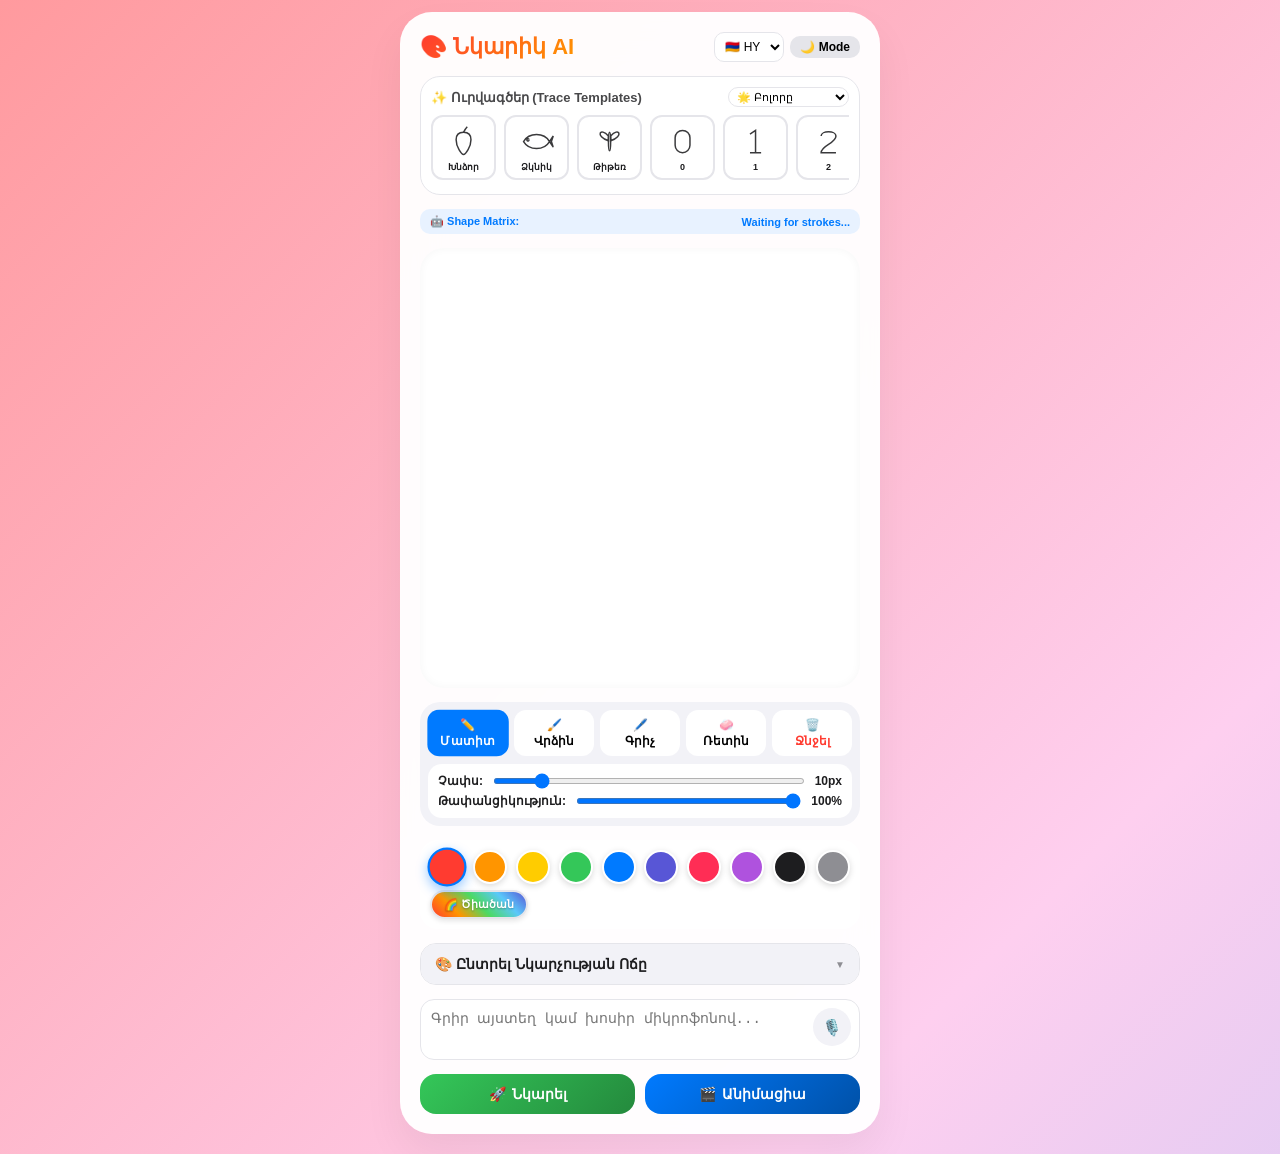
<file: index - Copy (42).html>
<!DOCTYPE html>
<html lang="hy">
<head>
    <meta charset="UTF-8">
    <meta name="viewport" content="width=device-width, initial-scale=1.0, maximum-scale=1.0, user-scalable=no, viewport-fit=cover">
    <title>🎨 Նկարիկ AI — Kid Studio</title>
    <style>
        * { 
            margin: 0; 
            padding: 0; 
            box-sizing: border-box; 
            -webkit-tap-highlight-color: transparent; 
            user-select: none; 
        }
        
        @keyframes rainbowBackground {
            0% { background-position: 0% 50%; }
            50% { background-position: 100% 50%; }
            100% { background-position: 0% 50%; }
        }
        
        body { 
            font-family: -apple-system, BlinkMacSystemFont, "Segoe UI", Roboto, sans-serif; 
            background: linear-gradient(135deg, #ff9a9e 0%, #fecfef 20%, #a1c4fd 40%, #c2e9fb 60%, #e0c3fc 80%, #ff9a9e 100%);
            background-size: 400% 400%;
            animation: rainbowBackground 20s ease infinite;
            color: #1D1D1F; 
            min-height: 100vh; 
            display: flex; 
            flex-direction: column; 
            align-items: center; 
            justify-content: flex-start; 
            padding: 12px; 
            padding-bottom: env(safe-area-inset-bottom, 24px);
            overflow-y: auto; 
        }

        /* Dark Mode Global Overrides */
        body.dark-mode {
            background: linear-gradient(135deg, #111424 0%, #1c1421 30%, #0f1b29 60%, #111424 100%);
            animation: none;
            color: #F5F5F7;
        }
        body.dark-mode .app-card {
            background: rgba(28, 28, 30, 0.94);
            box-shadow: 0 20px 40px rgba(0,0,0,0.4);
        }
        body.dark-mode .accordion-section, 
        body.dark-mode .library-section,
        body.dark-mode .sliders-group,
        body.dark-mode .lang-selector-row,
        body.dark-mode .prompt-container,
        body.dark-mode .prompt-input-area,
        body.dark-mode .control-select,
        body.dark-mode .color-system-container {
            background: #2C2C2E;
            border-color: #3A3A3C;
            color: #F5F5F7;
        }
        body.dark-mode .accordion-header {
            background: #3A3A3C;
            color: #F5F5F7;
        }
        body.dark-mode .style-grid-item {
            background: #3A3A3C;
            color: #E5E5EA;
            border-color: #48484A;
        }
        body.dark-mode .style-grid-item.active {
            background: #1A3A5F;
            color: #0A84FF;
            border-color: #0A84FF;
        }
        body.dark-mode .toolbar-wrapper {
            background: #2C2C2E;
        }
        body.dark-mode .tool-btn,
        body.dark-mode .library-item {
            background: #3A3A3C;
            color: #F5F5F7;
        }
        body.dark-mode .hist-btn {
            background: #48484A;
            color: #F5F5F7;
        }
        body.dark-mode .canvas-area-wrapper {
            background: #1C1C1E;
        }
        body.dark-mode .mic-btn {
            background: #3A3A3C;
            color: #A2A2A7;
        }

        .app-card { 
            background: rgba(255, 255, 255, 0.96); 
            backdrop-filter: blur(20px);
            border-radius: 32px; 
            padding: 20px; 
            box-shadow: 0 20px 40px rgba(0,0,0,0.06); 
            max-width: 480px; 
            width: 100%; 
            display: flex; 
            flex-direction: column; 
            gap: 14px; 
            margin-bottom: 20px; 
        }

        .top-menu-bar {
            display: flex;
            gap: 8px;
            align-items: center;
            width: 100%;
            justify-content: space-between;
        }

        h1 { 
            font-size: 22px; 
            font-weight: 800; 
            background: linear-gradient(135deg, #FF3B30, #FF9500);
            -webkit-background-clip: text;
            -webkit-text-fill-color: transparent;
        }

        .accordion-container {
            display: flex;
            flex-direction: column;
            gap: 8px;
            width: 100%;
        }

        .accordion-section {
            border: 1px solid #E5E5EA;
            border-radius: 16px;
            background: #FFFFFF;
            overflow: hidden;
        }

        .accordion-header {
            width: 100%;
            padding: 12px 14px;
            background: #F2F2F7;
            border: none;
            outline: none;
            display: flex;
            justify-content: space-between;
            align-items: center;
            font-size: 14px;
            font-weight: 700;
            color: #1D1D1F;
            cursor: pointer;
        }

        .accordion-header::after {
            content: '▼';
            font-size: 10px;
            color: #8E8E93;
        }

        .accordion-section.open .accordion-header::after {
            transform: rotate(180deg);
        }

        .accordion-content {
            max-height: 0;
            overflow-y: auto;
            transition: max-height 0.25s ease-out;
            display: flex;
            flex-direction: column;
            background: #FFFFFF;
        }

        .accordion-section.open .accordion-content {
            max-height: 320px;
        }

        .style-grid-container {
            display: grid;
            grid-template-columns: repeat(3, 1fr);
            gap: 6px;
            padding: 10px;
            background: #F2F2F7;
        }
        
        .style-grid-item {
            background: #FFFFFF;
            border: 2px solid #E5E5EA;
            border-radius: 12px;
            padding: 8px 4px;
            display: flex;
            flex-direction: column;
            align-items: center;
            justify-content: center;
            gap: 4px;
            cursor: pointer;
        }
        .style-grid-item.active {
            border-color: #007AFF;
            background: #E8F2FF;
            color: #007AFF;
            font-weight: 700;
        }
        .style-grid-icon { font-size: 22px; }
        .style-grid-label { font-size: 11px; text-align: center; }

        .toolbar-wrapper {
            background: #F2F2F7;
            padding: 8px;
            border-radius: 20px;
            display: flex;
            flex-direction: column;
            gap: 8px;
        }

        .tools-row {
            display: flex;
            justify-content: space-between;
            gap: 6px;
        }

        .tool-btn {
            flex: 1;
            padding: 8px 4px;
            border: none;
            border-radius: 12px;
            background: #FFFFFF;
            font-size: 12px;
            font-weight: 700;
            cursor: pointer;
            display: flex;
            flex-direction: column;
            align-items: center;
            gap: 2px;
            transition: all 0.1s ease;
        }
        .tool-btn.active {
            background: #007AFF;
            color: #FFFFFF;
            transform: scale(1.02);
        }

        .sliders-group {
            display: flex;
            flex-direction: column;
            gap: 6px;
            background: #FFFFFF;
            padding: 10px;
            border-radius: 14px;
        }
        .slider-container {
            display: flex;
            align-items: center;
            justify-content: space-between;
            gap: 10px;
            font-size: 12px;
            font-weight: 600;
        }
        .slider-container input[type="range"] {
            flex: 1;
            height: 6px;
            border-radius: 3px;
            outline: none;
        }

        .canvas-area-wrapper {
            position: relative;
            width: 100%;
            aspect-ratio: 1;
            background: #FFFFFF;
            border-radius: 24px;
            box-shadow: inset 0 0 10px rgba(0,0,0,0.04);
            overflow: hidden;
            touch-action: none;
        }
        canvas {
            position: absolute;
            top: 0;
            left: 0;
            width: 100%;
            height: 100%;
            z-index: 2;
            background: transparent;
        }
        .canvas-guide-overlay {
            position: absolute;
            top: 5%;
            left: 5%;
            width: 90%;
            height: 90%;
            opacity: 0.25;
            z-index: 1;
            display: flex;
            align-items: center;
            justify-content: center;
        }
        .canvas-guide-overlay svg {
            width: 100%;
            height: 100%;
            stroke: currentColor;
            stroke-width: 3;
            fill: none;
            stroke-linecap: round;
            stroke-linejoin: round;
        }

        .library-section {
            display: flex;
            flex-direction: column;
            gap: 8px;
            background: #FFFFFF;
            padding: 10px;
            border-radius: 20px;
            border: 1px solid #E5E5EA;
        }
        .library-header-row {
            display: flex;
            justify-content: space-between;
            align-items: center;
        }
        .library-title {
            font-size: 13px;
            font-weight: 700;
            color: #48484A;
        }
        .library-scroll {
            display: flex;
            gap: 8px;
            overflow-x: auto;
            padding-bottom: 4px;
        }
        .library-item {
            flex: 0 0 65px;
            height: 65px;
            border: 2px solid #E5E5EA;
            border-radius: 12px;
            background: #FFFFFF;
            cursor: pointer;
            padding: 4px;
            display: flex;
            flex-direction: column;
            align-items: center;
            justify-content: center;
            gap: 2px;
        }
        .library-item.active {
            border-color: #007AFF;
            background: #E8F2FF;
        }
        .library-item svg {
            width: 70%;
            height: 70%;
            stroke: #3A3A3C;
            stroke-width: 4;
            fill: none;
        }
        body.dark-mode .library-item svg { stroke: #F5F5F7; }
        .library-item-label { font-size: 9px; font-weight: 700; text-align: center; white-space: nowrap; overflow: hidden; text-overflow: ellipsis; width: 100%; }

        .color-system-container {
            display: flex;
            flex-direction: column;
            gap: 8px;
            background: #FFFFFF;
            padding: 10px;
            border-radius: 18px;
        }
        .palette-row-kids {
            display: flex;
            justify-content: space-between;
            align-items: center;
            gap: 6px;
            flex-wrap: wrap;
        }
        .color-dot-kid {
            width: 34px;
            height: 34px;
            border-radius: 50%;
            cursor: pointer;
            border: 2px solid #FFFFFF;
            box-shadow: 0 2px 6px rgba(0,0,0,0.15);
            transition: transform 0.1s ease;
        }
        .color-dot-kid.active {
            transform: scale(1.15);
            border-color: #007AFF;
            box-shadow: 0 4px 10px rgba(0, 122, 255, 0.4);
        }
        .rainbow-toggle-btn {
            padding: 6px 12px;
            border-radius: 20px;
            border: 2px solid #E5E5EA;
            background: linear-gradient(45deg, #ff3b30, #ff9500, #4cd964, #5ac8fa, #5856d6);
            color: #FFFFFF;
            font-size: 11px;
            font-weight: 800;
            cursor: pointer;
            text-shadow: 0 1px 2px rgba(0,0,0,0.3);
            box-shadow: 0 2px 5px rgba(0,0,0,0.1);
        }
        .rainbow-toggle-btn.active {
            border-color: #007AFF;
            transform: scale(1.05);
            box-shadow: 0 4px 8px rgba(0,0,0,0.2);
        }

        .control-select {
            padding: 6px;
            border-radius: 10px;
            border: 1px solid #E5E5EA;
            font-size: 12px;
            background: #FFFFFF;
            outline: none;
        }

        /* Container for Textarea and Mic Button */
        .prompt-container {
            position: relative;
            width: 100%;
            border-radius: 14px;
            border: 1px solid #E5E5EA;
            background: #FFFFFF;
            overflow: hidden;
        }

        .prompt-input-area {
            width: 100%;
            padding: 10px;
            padding-right: 46px; /* Space for microphone button */
            border: none;
            font-size: 14px;
            outline: none;
            resize: none;
            height: 55px;
            background: transparent;
        }

        .mic-btn {
            position: absolute;
            top: 8px;
            right: 8px;
            width: 38px;
            height: 38px;
            border-radius: 50%;
            border: none;
            background: #F2F2F7;
            color: #555555;
            font-size: 16px;
            cursor: pointer;
            display: flex;
            align-items: center;
            justify-content: center;
            transition: all 0.2s ease;
            z-index: 5;
        }
        .mic-btn.listening {
            background: #FF3B30 !important;
            color: #FFFFFF !important;
            animation: pulseMic 1.2s infinite ease-in-out;
        }
        @keyframes pulseMic {
            0% { transform: scale(1); box-shadow: 0 0 0 0 rgba(255, 59, 48, 0.4); }
            70% { transform: scale(1.08); box-shadow: 0 0 0 10px rgba(255, 59, 48, 0); }
            100% { transform: scale(1); box-shadow: 0 0 0 0 rgba(255, 59, 48, 0); }
        }

        .engine-status-badge {
            display: flex;
            align-items: center;
            justify-content: space-between;
            padding: 6px 10px;
            background: #E8F2FF;
            border-radius: 10px;
            font-size: 11px;
            font-weight: 700;
            color: #007AFF;
        }

        .action-grid {
            display: flex;
            gap: 10px;
        }
        .main-btn {
            flex: 1;
            padding: 12px;
            border: none;
            border-radius: 16px;
            font-size: 14px;
            font-weight: 700;
            cursor: pointer;
            color: #FFFFFF;
            display: flex;
            align-items: center;
            justify-content: center;
            gap: 6px;
        }
        .btn-generate { background: linear-gradient(135deg, #34C759, #248A3D); }
        .btn-video { background: linear-gradient(135deg, #007AFF, #0051A8); }
        .main-btn:disabled { opacity: 0.5; }

        .result-panel {
            display: none;
            flex-direction: column;
            gap: 10px;
            animation: fadeIn 0.3s ease forwards;
        }
        @keyframes fadeIn { from { opacity: 0; transform: translateY(8px); } to { opacity: 1; transform: translateY(0); } }

        .output-media-box {
            width: 100%;
            aspect-ratio: 1;
            border-radius: 24px;
            overflow: hidden;
            background: #000;
            box-shadow: 0 10px 25px rgba(0,0,0,0.1);
            position: relative;
        }
        .output-media-box img {
            width: 100%;
            height: 100%;
            object-fit: cover;
            display: block;
        }

        @keyframes dynamicVideoPan {
            0% { transform: scale(1.0); }
            50% { transform: scale(1.18) translate(-10px, -8px); }
            100% { transform: scale(1.0); }
        }
        .output-media-box img.animate-motion-active {
            animation: dynamicVideoPan 4.5s infinite ease-in-out;
        }

        .history-row {
            display: flex;
            gap: 8px;
        }
        .hist-btn {
            flex: 1;
            padding: 8px;
            border: none;
            border-radius: 10px;
            background: #E5E5EA;
            font-size: 12px;
            font-weight: 700;
            cursor: pointer;
        }

        .loading-view {
            display: none;
            text-align: center;
            padding: 12px;
            font-size: 13px;
            font-weight: 600;
            color: #007AFF;
        }
        .spinner {
            width: 20px;
            height: 20px;
            border: 3px solid #E5E5EA;
            border-top-color: #007AFF;
            border-radius: 50%;
            margin: 0 auto 6px;
            animation: spin 0.8s linear infinite;
        }
        @keyframes spin { to { transform: rotate(360deg); } }

        .theme-toggle-btn {
            background: #E5E5EA;
            border: none;
            padding: 4px 10px;
            border-radius: 10px;
            cursor: pointer;
            font-size: 12px;
            font-weight: 700;
        }
        body.dark-mode .theme-toggle-btn {
            background: #3A3A3C;
            color: #FFFFFF;
        }
    </style>
</head>
<body>

<div class="app-card">
    <div class="top-menu-bar">
        <h1 id="appMainTitle">🎨 Նկարիկ AI</h1>
        <div style="display: flex; gap: 6px; align-items: center;">
            <select id="appLanguageSelect" class="control-select">
                <option value="hy" selected>🇦🇲 HY</option>
                <option value="en">🇺🇸 EN</option>
                <option value="ru">🇷🇺 RU</option>
            </select>
            <button id="themeToggleBtn" class="theme-toggle-btn" onclick="toggleDarkMode()">🌙 Mode</button>
        </div>
    </div>

    <div class="library-section">
        <div class="library-header-row">
            <span class="library-title" id="lblLibraryTitle">✨ Ուրվագծեր (Trace Templates)</span>
            <select id="templateCategorySelect" class="control-select" style="padding: 2px 4px; font-size: 11px;">
                <option value="all">🌟 Բոլորը</option>
                <option value="objects">🧸 Պատկերներ</option>
                <option value="numbers">🔢 Թվեր</option>
                <option value="hy_letters">🇦🇲 Տառեր (HY)</option>
                <option value="en_letters">🇺🇸 Letters (EN)</option>
                <option value="ru_letters">🇷🇺 Буквы (RU)</option>
                <option value="bird_letters">🦅 Թռչնատառ</option>
            </select>
        </div>
        <div class="library-scroll" id="templateLibraryContainer"></div>
    </div>

    <div class="engine-status-badge">
        <span>🤖 Shape Matrix:</span>
        <span id="engineStatusText">Waiting for strokes...</span>
    </div>

    <div class="canvas-area-wrapper" id="canvasWrapper">
        <div class="canvas-guide-overlay" id="canvasGuideOverlay"></div>
        <canvas id="paintCanvas"></canvas>
    </div>

    <div class="toolbar-wrapper">
        <div class="tools-row">
            <button class="tool-btn active" id="tPencil" onclick="setTool('pencil')">✏️ <span id="txtPencil">Մատիտ</span></button>
            <button class="tool-btn" id="tBrush" onclick="setTool('brush')">🖌️ <span id="txtBrush">Վրձին</span></button>
            <button class="tool-btn" id="tPen" onclick="setTool('pen')">🖊️ <span id="txtPen">Գրիչ</span></button>
            <button class="tool-btn" id="tEraser" onclick="setTool('eraser')">🧼 <span id="txtEraser">Ռետին</span></button>
            <button class="tool-btn" style="color:#FF3B30;" onclick="clearCanvas()">🗑️ <span id="txtClear">Ջնջել</span></button>
        </div>

        <div class="sliders-group">
            <div class="slider-container">
                <span id="lblSize">Չափս:</span>
                <input type="range" id="brushSize" min="2" max="60" value="10">
                <span id="brushSizeVal">10px</span>
            </div>
            <div class="slider-container">
                <span id="lblOpacity">Թափանցիկություն:</span>
                <input type="range" id="brushOpacity" min="10" max="100" value="100">
                <span id="brushOpacityVal">100%</span>
            </div>
        </div>
    </div>

    <div class="color-system-container">
        <div class="palette-row-kids" id="paletteRowKids"></div>
    </div>

    <div class="accordion-container">
        <div class="accordion-section" id="styleAccordionSection">
            <button class="accordion-header" onclick="toggleAccordion()" id="lblStyleHeader">🎨 Ընտրել Նկարչության Ոճը</button>
            <div class="accordion-content">
                <div class="style-grid-container" id="styleGridSelector"></div>
            </div>
        </div>
    </div>

    <div class="prompt-container">
        <textarea class="prompt-input-area" id="promptInput" placeholder="Գրիր այստեղ կամ խոսիր միկրոֆոնով..."></textarea>
        <button id="micVoiceBtn" class="mic-btn" title="Ձայնային հրահանգ">🎙️</button>
    </div>

    <div class="action-grid">
        <button class="main-btn btn-generate" id="generateBtn">🚀 <span id="txtGenPic">Նկարել</span></button>
        <button class="main-btn btn-video" id="videoBtn">🎬 <span id="txtGenVid">Անիմացիա</span></button>
    </div>

    <div class="loading-view" id="loadingText">
        <div class="spinner"></div>
        <span id="lblProcessing">Մշակվում է...</span>
    </div>

    <div class="result-panel" id="resultPanel">
        <div class="output-media-box">
            <img id="resultImg" alt="AI Output Screen" />
        </div>
        <div class="history-row">
            <button class="hist-btn" style="background:#007AFF; color:#FFF;" id="downloadBtn">💾 Ներբեռնել</button>
            <button class="hist-btn" id="newBtn">✨ Նորը</button>
        </div>
    </div>
</div>

<script>
    (() => {
        const UI_STRINGS = {
            hy: {
                pencil: "Մատիտ", brush: "Վրձին", pen: "Գրիչ", eraser: "Ռետին", clear: "Ջնջել", processing: "Մշակվում է...",
                alertFail: "Հարցումը ձախողվեց: Խնդրում ենք փորձել կրկին:", voicePlaceholder: "Գրիր այստեղ կամ խոսիր միկրոֆոնով..."
            },
            en: {
                pencil: "Pencil", brush: "Brush", pen: "Pen", eraser: "Eraser", clear: "Clear", processing: "Processing...",
                alertFail: "Request failed. Please try again!", voicePlaceholder: "Type here or speak to mic..."
            },
            ru: {
                pencil: "Карандаш", brush: "Кисть", pen: "Ручка", eraser: "Ластик", clear: "Стереть", processing: "Магия...",
                alertFail: "Ошибка соединения. Попробуйте еще раз!", voicePlaceholder: "Пишите здесь или говорите в микрофон..."
            }
        };

        const DICTIONARY_MAP = {
            "խնձոր": "apple", "ձուկ": "fish", "ձկնիկ": "cute fish", "կատու": "cat", "շուն": "dog", "շունիկ": "puppy dog",
            "մեքենա": "car", "ավտո": "car", "տուն": "house", "տնակ": "cozy little house", "ծառ": "tree", "արև": "sun", 
            "ամպ": "cloud", "ամպիկ": "fluffy cloud", "թիթեռ": "butterfly", "ծաղիկ": "flower", "նապաստակ": "rabbit", 
            "արջուկ": "teddy bear", "գնդակ": "ball", "նավակ": "boat", "աստղ": "star", "լուսին": "moon", 
            "հեծանիվ": "bicycle", "աղվես": "fox", "առյուծ": "lion", "փիղ": "elephant", "ձի": "horse",
            "яблоко": "apple", "рыба": "fish", "рыбка": "cute fish", "кошка": "cat", "кот": "cat", "собака": "dog", 
            "собачка": "puppy dog", "машина": "car", "дом": "house", "домик": "cozy little house", "дерево": "tree", 
            "солнышко": "sun", "солнце": "sun", "облако": "cloud", "облачко": "fluffy cloud", "бабочка": "butterfly", 
            "цветок": "flower", "зайчик": "rabbit", "заяц": "rabbit", "мишка": "teddy bear", "медведь": "bear", 
            "мяч": "ball", "кораблик": "boat", "лодка": "boat", "звезда": "star", "луна": "moon", "лиса": "fox"
        };

        let currentLanguage = 'hy';
        let activeTool = 'pencil';
        let currentColor = '#FF3B30';
        let brushSize = 10;
        let brushOpacity = 100;
        let isDrawing = false;
        let isRainbowMode = false;
        let rainbowHue = 0;

        let isProcessingAI = false;
        let lastGenerationTime = 0;
        const GENERATION_COOLDOWN_MS = 2500; 

        const KIDS_COLORS = [
            '#FF3B30', '#FF9500', '#FFCC00', '#34C759', '#007AFF', '#5856D6', '#FF2D55', '#AF52DE', '#1D1D1F', '#8E8E93'
        ];

        const ART_STYLES = [
            // --- SIMPLE CARTOON / KIDS STYLES ---
            { id: 'cartoon', label: 'Cartoon 🧸', prompt: 'cute cheerful cartoon style simple lines' },
            { id: 'crayon', label: 'Crayon 🖍️', prompt: 'bright child crayon drawing whimsical scribbles' },
            { id: 'sticker', label: 'Sticker ✨', prompt: 'cute die-cut sticker graphic white border vector format' },
            { id: 'claymation', label: 'Claymation 🎭', prompt: 'cute plasticine clay model animation character design' },
            { id: 'pixel', label: 'Pixel 👾', prompt: 'retro 8bit clean cute pixel art flat icon asset' },
            { id: 'anime', label: 'Anime ⚡', prompt: 'studio ghibli style anime cheerful fantasy artwork' },
            { id: 'coloring_book', label: 'Coloring 📖', prompt: 'bold thick black outline coloring book page for toddlers' },
            { id: 'flat_vector', label: 'Flat Vector 🦄', prompt: 'simple minimalist flat vector art bright solid shapes' },
            { id: 'felt_craft', label: 'Felt Craft 🧵', prompt: 'stitched colorful felt fabric cutout craft layout' },
            { id: 'chalk', label: 'Chalk Art ⬜', prompt: 'blackboard school chalk colorful basic drawings sketch' },
            { id: 'glow_dark', label: 'Glow Dark 🌙', prompt: 'bioluminescent neon glowing magical fantasy graphics for children' },
            { id: 'low_poly', label: 'Low Poly 💎', prompt: 'vivid modern simple low-poly 3d vector graphic asset' },
            { id: 'kawaii', label: 'Kawaii 🌸', prompt: 'ultra cute Japanese kawaii style illustration soft pastel tones' },
            { id: 'doodle', label: 'Doodle ✏️', prompt: 'playful quirky hand-drawn line doodle concept happy vibe' },
            { id: 'paper_cutout', label: 'Papercraft ✂️', prompt: '3D layered multi-colored construction paper cut craft layout' },
            
            // --- DETAILED / ADULT / REALISTIC STYLES ---
            { id: 'realistic', label: 'Realistic 📸', prompt: 'clean vivid professional photography commercial lighting portrait' },
            { id: 'watercolor', label: 'Watercolor 🎨', prompt: 'soft fine art detailed pastel watercolor painting illustration' },
            { id: 'oil_paint', label: 'Oil Painting 🖼️', prompt: 'vibrant texturized professional impasto oil painting masterpiece artwork' },
            { id: 'charcoal', label: 'Charcoal 🖤', prompt: 'soft fine architectural charcoal blended artistic dramatic sketch' },
            { id: 'pencil_sketch', label: 'Sketch 📝', prompt: 'highly detailed fine pencil artistic precise graphite drawing concept' },
            { id: 'cyberpunk', label: 'Cyberpunk 🌆', prompt: 'intricate cinematic hyper-detailed futuristic sci-fi neon artwork' },
            { id: 'popart', label: 'Pop Art 🍿', prompt: 'bold professional pop art comic style lines halftone textures' },
            { id: 'mosaic', label: 'Mosaic 🧩', prompt: 'ancient complex colorful decorative ceramic tile mosaic layout pattern' },
            { id: 'origami', label: 'Orig Origami 📐', prompt: 'geometric complex folded Japanese origami paper structural craft design' },
            { id: 'digital_airbrush', label: 'Airbrush 💨', prompt: 'smooth hyper-vivid glossy industrial airbrush fine illustration' },
            { id: 'psychedelic', label: 'Vivid Retro 🍭', prompt: 'complex whimsical 70s colorful pop design surreal format' },
            { id: 'stained_glass', label: 'Glass Art ⛪', prompt: 'vibrant custom stained glass window graphic segments gothic luxury' },
            { id: 'abstract', label: 'Abstract 🌀', prompt: 'vivid dynamic non-representational creative museum modern expressionism' },
            { id: 'van_gogh', label: 'Van Gogh 🌻', prompt: 'starry night dynamic sweeping heavy brushstrokes impressionism theme' },
            { id: 'isometric', label: '3D Block 🧊', prompt: 'detailed dynamic architectural isometric 3d voxel block asset' },
            { id: 'u_e', label: 'Ukiyo-e 🌊', prompt: 'classic Japanese traditional woodblock professional art print style' },
            { id: 'futuristic', label: 'Futuristic 🚀', prompt: 'clean high-tech space concept illustration digital design layout' },
            { id: 'vintage_comic', label: 'Retro Comic 📚', prompt: 'vintage golden-age comic book print ink dots structural texture' },
            { id: 'gothic_oil', label: 'Gothic Dark 🏰', prompt: 'moody dramatic atmospheric classical oil painting dark academic style' },
            { id: 'art_deco', label: 'Art Deco ⚜️', prompt: '1920s luxurious geometric ornament gold and sleek lines illustration' },
            { id: 'steampunk', label: 'Steampunk ⚙️', prompt: 'industrial brass gears intricate machinery Victorian engine concept sketch' }
        ];

        let selectedStyle = 'cartoon';

        const GUIDED_TEMPLATES = [
        // --- OBJECTS ---
        { id: "apple", cat: "objects", label: { hy: "Խնձոր", en: "Apple", ru: "Яблоко" }, svg: `<svg viewBox="0 0 100 100"><path d="M50,25 C40,25 30,30 30,45 C30,65 45,85 50,85 C55,85 70,65 70,45 C70,30 60,25 50,25 Z" /><path d="M50,25 Q55,15 60,10" /></svg>` },
        { id: "fish", cat: "objects", label: { hy: "Ձկնիկ", en: "Fish", ru: "Рыбка" }, svg: `<svg viewBox="0 0 100 100"><path d="M15,50 C30,25 70,25 85,50 C70,75 30,75 15,50 Z M85,50 L95,65 L90,50 L95,35 Z M30,45 A3,3 0 1,0 30,46" /></svg>`},
        { id: "butterfly", cat: "objects", label: { hy: "Թիթեռ", en: "Butterfly", ru: "Бабочка" }, svg: `<svg viewBox="0 0 100 100"><ellipse cx="50" cy="50" rx="3" ry="25" /><path d="M47,35 C25,10 10,35 47,48 Z" /><path d="M53,35 C75,10 90,35 53,48 Z" /></svg>`},

        // --- NUMBERS (0-9) ---
        { id: "num_0", cat: "numbers", label: { hy: "0", en: "0", ru: "0" }, svg: `<svg viewBox="0 0 100 100"><rect x="30" y="20" width="40" height="60" rx="20" /></svg>`},
        { id: "num_1", cat: "numbers", label: { hy: "1", en: "1", ru: "1" }, svg: `<svg viewBox="0 0 100 100"><path d="M35,30 L50,20 L50,80 M35,80 L65,80" /></svg>`},
        { id: "num_2", cat: "numbers", label: { hy: "2", en: "2", ru: "2" }, svg: `<svg viewBox="0 0 100 100"><path d="M30,35 C30,20 70,20 70,35 C70,55 30,60 30,80 L70,80" /></svg>`},
        { id: "num_3", cat: "numbers", label: { hy: "3", en: "3", ru: "3" }, svg: `<svg viewBox="0 0 100 100"><path d="M30,25 L70,25 L45,50 C55,50 70,58 70,70 C70,82 55,85 40,80" /></svg>`},
        { id: "num_4", cat: "numbers", label: { hy: "4", en: "4", ru: "4" }, svg: `<svg viewBox="0 0 100 100"><path d="M55,15 L30,55 L70,55 M55,15 L55,85" /></svg>`},
        { id: "num_5", cat: "numbers", label: { hy: "5", en: "5", ru: "5" }, svg: `<svg viewBox="0 0 100 100"><path d="M65,20 L35,20 L35,45 C40,40 65,40 65,62 C65,80 45,82 35,75" /></svg>`},
        { id: "num_6", cat: "numbers", label: { hy: "6", en: "6", ru: "6" }, svg: `<svg viewBox="0 0 100 100"><path d="M60,25 C45,25 35,40 35,60 C35,75 45,82 55,82 C65,82 71,72 71,60 C71,48 62,45 52,45" /></svg>`},
        { id: "num_7", cat: "numbers", label: { hy: "7", en: "7", ru: "7" }, svg: `<svg viewBox="0 0 100 100"><path d="M30,22 L70,22 L45,82" /></svg>`},
        { id: "num_8", cat: "numbers", label: { hy: "8", en: "8", ru: "8" }, svg: `<svg viewBox="0 0 100 100"><path d="M50,50 C30,50 30,22 50,22 C70,22 70,50 50,50 Z M50,50 C25,50 25,82 50,82 C75,82 75,50 50,50 Z" /></svg>`},
        { id: "num_9", cat: "numbers", label: { hy: "9", en: "9", ru: "9" }, svg: `<svg viewBox="0 0 100 100"><path d="M48,55 C38,55 29,52 29,40 C29,28 35,18 45,18 C55,18 65,25 65,40 C65,60 55,75 40,82" /></svg>`},

        // --- ARMENIAN LETTERS (Ա-Ֆ) ---
        { id: "hy_A", cat: "hy_letters", label: { hy: "Ա", en: "A", ru: "А" }, svg: `<svg viewBox="0 0 100 100"><path d="M35,75 L35,25 L65,25 L65,75 M35,50 L65,50" /></svg>` },
        { id: "hy_B", cat: "hy_letters", label: { hy: "Բ", en: "B", ru: "Б" }, svg: `<svg viewBox="0 0 100 100"><path d="M35,25 L35,75 L65,75 L65,25 Z M35,50 L65,50" /></svg>` },
        { id: "hy_G", cat: "hy_letters", label: { hy: "Գ", en: "G", ru: "Г" }, svg: `<svg viewBox="0 0 100 100"><path d="M35,75 L35,25 L65,25" /></svg>` },
        { id: "hy_D", cat: "hy_letters", label: { hy: "Դ", en: "D", ru: "Д" }, svg: `<svg viewBox="0 0 100 100"><path d="M35,25 L65,25 L65,75 L35,75 M35,25 L35,45 L65,45" /></svg>` },
        { id: "hy_E", cat: "hy_letters", label: { hy: "Ե", en: "E", ru: "Е" }, svg: `<svg viewBox="0 0 100 100"><path d="M65,25 L35,25 L35,75 L65,75 M35,50 L60,50" /></svg>` },
        { id: "hy_Z", cat: "hy_letters", label: { hy: "Զ", en: "Z", ru: "З" }, svg: `<svg viewBox="0 0 100 100"><path d="M35,25 L65,25 L35,75 L65,75" /></svg>` },
        { id: "hy_EE", cat: "hy_letters", label: { hy: "Է", en: "EE", ru: "Э" }, svg: `<svg viewBox="0 0 100 100"><path d="M65,25 L35,25 L35,75 M35,50 L60,50" /></svg>` },
        { id: "hy_ET", cat: "hy_letters", label: { hy: "Ը", en: "ET", ru: "Ы" }, svg: `<svg viewBox="0 0 100 100"><path d="M35,25 L35,75 M35,25 C55,25 55,50 35,50 C55,50 55,75 35,75" /></svg>` },
        { id: "hy_TO", cat: "hy_letters", label: { hy: "Թ", en: "TO", ru: "Т" }, svg: `<svg viewBox="0 0 100 100"><circle cx="50" cy="50" r="25" /><path d="M35,50 L65,50" /></svg>` },
        { id: "hy_JE", cat: "hy_letters", label: { hy: "Ժ", en: "JE", ru: "Ж" }, svg: `<svg viewBox="0 0 100 100"><path d="M35,25 L65,75 M65,25 L35,75 M50,25 L50,75" /></svg>` },
        { id: "hy_INI", cat: "hy_letters", label: { hy: "Ի", en: "I", ru: "И" }, svg: `<svg viewBox="0 0 100 100"><path d="M35,25 L35,75 M65,25 L65,75 M35,75 L65,25" /></svg>` },
        { id: "hy_LYN", cat: "hy_letters", label: { hy: "Լ", en: "L", ru: "Л" }, svg: `<svg viewBox="0 0 100 100"><path d="M35,25 L35,75 L65,75" /></svg>` },
        { id: "hy_XAD", cat: "hy_letters", label: { hy: "Խ", en: "X", ru: "Х" }, svg: `<svg viewBox="0 0 100 100"><path d="M35,25 L65,75 M65,25 L35,75" /></svg>` },
        { id: "hy_CA", cat: "hy_letters", label: { hy: "Ծ", en: "CA", ru: "Ц" }, svg: `<svg viewBox="0 0 100 100"><path d="M35,75 L35,25 C50,25 65,35 65,50 C65,65 50,75 35,75" /></svg>` },
        { id: "hy_KEN", cat: "hy_letters", label: { hy: "Կ", en: "K", ru: "К" }, svg: `<svg viewBox="0 0 100 100"><path d="M35,25 L35,75 M35,50 L65,25 M35,50 L65,75" /></svg>` },
        { id: "hy_HO", cat: "hy_letters", label: { hy: "Հ", en: "H", ru: "Х" }, svg: `<svg viewBox="0 0 100 100"><path d="M35,25 L35,75 M65,25 L65,75 M35,50 L65,50" /></svg>` },
        { id: "hy_DZА", cat: "hy_letters", label: { hy: "Ձ", en: "DZ", ru: "ДЗ" }, svg: `<svg viewBox="0 0 100 100"><path d="M35,25 L65,25 L35,50 L65,50 L35,75 L65,75" /></svg>` },
        { id: "hy_GHAT", cat: "hy_letters", label: { hy: "Ղ", en: "GH", ru: "ГХ" }, svg: `<svg viewBox="0 0 100 100"><path d="M65,25 L35,25 L35,75 M35,50 L65,50 L65,75" /></svg>` },
        { id: "hy_TCHE", cat: "hy_letters", label: { hy: "Ճ", en: "TCH", ru: "Ч" }, svg: `<svg viewBox="0 0 100 100"><path d="M35,25 L35,50 L65,50 L65,75" /></svg>` },
        { id: "hy_MEN", cat: "hy_letters", label: { hy: "Մ", en: "M", ru: "М" }, svg: `<svg viewBox="0 0 100 100"><path d="M35,75 L35,25 L50,50 L65,25 L65,75" /></svg>` },
        { id: "hy_YI", cat: "hy_letters", label: { hy: "Յ", en: "Y", ru: "Й" }, svg: `<svg viewBox="0 0 100 100"><path d="M35,25 L35,50 L65,50 M50,50 L50,75" /></svg>` },
        { id: "hy_NOW", cat: "hy_letters", label: { hy: "Ն", en: "N", ru: "Н" }, svg: `<svg viewBox="0 0 100 100"><path d="M35,25 L35,75 L65,25 L65,75" /></svg>` },
        { id: "hy_SHA", cat: "hy_letters", label: { hy: "Շ", en: "SH", ru: "Ш" }, svg: `<svg viewBox="0 0 100 100"><path d="M35,25 L35,75 L65,75 L65,25 M50,25 L50,75" /></svg>` },
        { id: "hy_VO", cat: "hy_letters", label: { hy: "Ո", en: "VO", ru: "О" }, svg: `<svg viewBox="0 0 100 100"><path d="M35,25 C35,50 65,50 65,25 M50,40 L50,75" /></svg>` },
        { id: "hy_CHA", cat: "hy_letters", label: { hy: "Չ", en: "CH", ru: "Ч" }, svg: `<svg viewBox="0 0 100 100"><path d="M35,25 L35,50 L65,50 M65,25 L65,75" /></svg>` },
        { id: "hy_PE", cat: "hy_letters", label: { hy: "Պ", en: "P", ru: "П" }, svg: `<svg viewBox="0 0 100 100"><path d="M35,75 L35,25 L65,25 L65,50 L35,50" /></svg>` },
        { id: "hy_DJA", cat: "hy_letters", label: { hy: "Ջ", en: "DJ", ru: "ДЖ" }, svg: `<svg viewBox="0 0 100 100"><path d="M35,25 L65,25 M50,25 L50,75 L35,75" /></svg>` },
        { id: "hy_RA", cat: "hy_letters", label: { hy: "Ռ", en: "RA", ru: "Р" }, svg: `<svg viewBox="0 0 100 100"><path d="M35,75 L35,25 C55,25 65,35 65,50 C65,65 50,75 65,75" /></svg>` },
        { id: "hy_SE", cat: "hy_letters", label: { hy: "Ս", en: "S", ru: "С" }, svg: `<svg viewBox="0 0 100 100"><path d="M65,35 C65,25 35,25 35,45 C35,65 65,65 65,75 C65,85 35,85 35,75" /></svg>` },
        { id: "hy_VEV", cat: "hy_letters", label: { hy: "Վ", en: "V", ru: "В" }, svg: `<svg viewBox="0 0 100 100"><path d="M35,25 L50,75 L65,25" /></svg>` },
        { id: "hy_TYO", cat: "hy_letters", label: { hy: "Տ", en: "T", ru: "Т" }, svg: `<svg viewBox="0 0 100 100"><path d="M35,25 L65,25 M50,25 L50,75" /></svg>` },
        { id: "hy_RE", cat: "hy_letters", label: { hy: "Ր", en: "RE", ru: "Р" }, svg: `<svg viewBox="0 0 100 100"><path d="M35,25 L35,75 M35,25 L65,25 L65,50 L35,50" /></svg>` },
        { id: "hy_TSO", cat: "hy_letters", label: { hy: "Ց", en: "TS", ru: "Ц" }, svg: `<svg viewBox="0 0 100 100"><path d="M35,25 L35,50 L65,25 M35,50 L65,75" /></svg>` },
        { id: "hy_OW", cat: "hy_letters", label: { hy: "Ու", en: "OU", ru: "У" }, svg: `<svg viewBox="0 0 100 100"><path d="M25,25 C25,55 55,55 55,25 M40,45 L40,75 M55,25 L75,75" /></svg>` },
        { id: "hy_PIWR", cat: "hy_letters", label: { hy: "Փ", en: "P", ru: "П" }, svg: `<svg viewBox="0 0 100 100"><path d="M50,15 L50,85 M30,35 C30,15 70,15 70,35 C70,55 30,55 30,35 Z" /></svg>` },
        { id: "hy_KE", cat: "hy_letters", label: { hy: "Ք", en: "K", ru: "К" }, svg: `<svg viewBox="0 0 100 100"><path d="M35,25 L65,75 M65,25 L35,75 M35,50 L65,50" /></svg>` },
        { id: "hy_EV", cat: "hy_letters", label: { hy: "Եվ", en: "Ev", ru: "Ев" }, svg: `<svg viewBox="0 0 100 100"><path d="M25,45 C45,15 55,45 25,65 L55,65 M65,35 L45,75 L75,75" /></svg>` },
        { id: "hy_O", cat: "hy_letters", label: { hy: "Օ", en: "O", ru: "О" }, svg: `<svg viewBox="0 0 100 100"><ellipse cx="50" cy="50" rx="20" ry="30" /></svg>` },
        { id: "hy_FE", cat: "hy_letters", label: { hy: "Ֆ", en: "F", ru: "Ф" }, svg: `<svg viewBox="0 0 100 100"><path d="M50,15 L50,85 M30,35 C30,15 70,15 70,35 C70,55 30,55 30,35 Z M35,60 L65,60" /></svg>` },

        // --- ENGLISH LETTERS (A-Z) ---
        { id: "en_A", cat: "en_letters", label: { hy: "A", en: "A", ru: "A" }, svg: `<svg viewBox="0 0 100 100"><path d="M50,15 L25,80 M50,15 L75,80 M33,60 L67,60" /></svg>` },
        { id: "en_B", cat: "en_letters", label: { hy: "B", en: "B", ru: "B" }, svg: `<svg viewBox="0 0 100 100"><path d="M30,15 L30,85 M30,15 L55,15 C65,15 65,48 30,48 M30,48 L60,48 C70,48 70,85 30,85" /></svg>` },
        { id: "en_C", cat: "en_letters", label: { hy: "C", en: "C", ru: "C" }, svg: `<svg viewBox="0 0 100 100"><path d="M70,25 C55,10 30,25 30,50 C30,75 55,90 70,75" /></svg>` },
        { id: "en_D", cat: "en_letters", label: { hy: "D", en: "D", ru: "D" }, svg: `<svg viewBox="0 0 100 100"><path d="M30,15 L30,85 M30,15 C65,15 75,50 30,85" /></svg>` },
        { id: "en_E", cat: "en_letters", label: { hy: "E", en: "E", ru: "E" }, svg: `<svg viewBox="0 0 100 100"><path d="M65,15 L30,15 L30,85 L65,85 M30,50 L55,50" /></svg>` },
        { id: "en_F", cat: "en_letters", label: { hy: "F", en: "F", ru: "F" }, svg: `<svg viewBox="0 0 100 100"><path d="M65,15 L30,15 L30,85 M30,50 L55,50" /></svg>` },
        { id: "en_G", cat: "en_letters", label: { hy: "G", en: "G", ru: "G" }, svg: `<svg viewBox="0 0 100 100"><path d="M70,25 C55,10 30,25 30,50 C30,75 55,90 70,75 L70,52 L52,52" /></svg>` },
        { id: "en_H", cat: "en_letters", label: { hy: "H", en: "H", ru: "H" }, svg: `<svg viewBox="0 0 100 100"><path d="M30,15 L30,85 M70,15 L70,85 M30,50 L70,50" /></svg>` },
        { id: "en_I", cat: "en_letters", label: { hy: "I", en: "I", ru: "I" }, svg: `<svg viewBox="0 0 100 100"><path d="M40,15 L60,15 M50,15 L50,85 M40,85 L60,85" /></svg>` },
        { id: "en_J", cat: "en_letters", label: { hy: "J", en: "J", ru: "J" }, svg: `<svg viewBox="0 0 100 100"><path d="M60,15 L60,65 C60,80 35,80 35,65" /></svg>` },
        { id: "en_K", cat: "en_letters", label: { hy: "K", en: "K", ru: "K" }, svg: `<svg viewBox="0 0 100 100"><path d="M30,15 L30,85 M70,15 L32,50 L70,85" /></svg>` },
        { id: "en_L", cat: "en_letters", label: { hy: "L", en: "L", ru: "L" }, svg: `<svg viewBox="0 0 100 100"><path d="M35,15 L35,85 L70,85" /></svg>` },
        { id: "en_M", cat: "en_letters", label: { hy: "M", en: "M", ru: "M" }, svg: `<svg viewBox="0 0 100 100"><path d="M25,85 L25,15 L50,50 L75,15 L75,85" /></svg>` },
        { id: "en_N", cat: "en_letters", label: { hy: "N", en: "N", ru: "N" }, svg: `<svg viewBox="0 0 100 100"><path d="M30,85 L30,15 L70,85 L70,15" /></svg>` },
        { id: "en_O", cat: "en_letters", label: { hy: "O", en: "O", ru: "O" }, svg: `<svg viewBox="0 0 100 100"><circle cx="50" cy="50" r="32" /></svg>` },
        { id: "en_P", cat: "en_letters", label: { hy: "P", en: "P", ru: "P" }, svg: `<svg viewBox="0 0 100 100"><path d="M30,15 L30,85 M30,15 L55,15 C68,15 68,48 30,48" /></svg>` },
        { id: "en_Q", cat: "en_letters", label: { hy: "Q", en: "Q", ru: "Q" }, svg: `<svg viewBox="0 0 100 100"><circle cx="50" cy="50" r="32" /><path d="M62,62 L80,80" /></svg>` },
        { id: "en_R", cat: "en_letters", label: { hy: "R", en: "R", ru: "R" }, svg: `<svg viewBox="0 0 100 100"><path d="M30,15 L30,85 M30,15 L55,15 C68,15 68,48 30,48 M32,48 L68,85" /></svg>` },
        { id: "en_S", cat: "en_letters", label: { hy: "S", en: "S", ru: "S" }, svg: `<svg viewBox="0 0 100 100"><path d="M65,32 C65,15 35,15 35,35 C35,55 65,50 65,68 C65,85 35,85 35,68" /></svg>` },
        { id: "en_T", cat: "en_letters", label: { hy: "T", en: "T", ru: "T" }, svg: `<svg viewBox="0 0 100 100"><path d="M30,15 L70,15 M50,15 L50,85" /></svg>` },
        { id: "en_U", cat: "en_letters", label: { hy: "U", en: "U", ru: "U" }, svg: `<svg viewBox="0 0 100 100"><path d="M30,15 L30,60 C30,78 70,78 70,60 L70,15" /></svg>` },
        { id: "en_V", cat: "en_letters", label: { hy: "V", en: "V", ru: "V" }, svg: `<svg viewBox="0 0 100 100"><path d="M25,15 L50,85 L75,15" /></svg>` },
        { id: "en_W", cat: "en_letters", label: { hy: "W", en: "W", ru: "W" }, svg: `<svg viewBox="0 0 100 100"><path d="M20,15 L35,85 L50,40 L65,85 L80,15" /></svg>` },
        { id: "en_X", cat: "en_letters", label: { hy: "X", en: "X", ru: "X" }, svg: `<svg viewBox="0 0 100 100"><path d="M25,15 L75,85 M75,15 L25,85" /></svg>` },
        { id: "en_Y", cat: "en_letters", label: { hy: "Y", en: "Y", ru: "Y" }, svg: `<svg viewBox="0 0 100 100"><path d="M25,15 L50,50 L75,15 M50,50 L50,85" /></svg>` },
        { id: "en_Z", cat: "en_letters", label: { hy: "Z", en: "Z", ru: "Z" }, svg: `<svg viewBox="0 0 100 100"><path d="M25,20 L75,20 L25,80 L75,80" /></svg>` },

        // --- RUSSIAN LETTERS (А-Я) ---
        { id: "ru_A", cat: "ru_letters", label: { hy: "А", en: "A", ru: "А" }, svg: `<svg viewBox="0 0 100 100"><path d="M50,15 L25,80 M50,15 L75,80 M33,60 L67,60" /></svg>` },
        { id: "ru_B", cat: "ru_letters", label: { hy: "Б", en: "B", ru: "Б" }, svg: `<svg viewBox="0 0 100 100"><path d="M65,22 L35,22 L35,78 C35,78 65,78 65,60 C65,45 35,45 35,45" /></svg>`},
        { id: "ru_V", cat: "ru_letters", label: { hy: "В", en: "V", ru: "В" }, svg: `<svg viewBox="0 0 100 100"><path d="M30,15 L30,85 M30,15 L55,15 C65,15 65,48 30,48 M30,48 L60,48 C70,48 70,85 30,85" /></svg>` },
        { id: "ru_G", cat: "ru_letters", label: { hy: "Г", en: "G", ru: "Г" }, svg: `<svg viewBox="0 0 100 100"><path d="M35,85 L35,15 L70,15" /></svg>` },
        { id: "ru_D", cat: "ru_letters", label: { hy: "Д", en: "D", ru: "Д" }, svg: `<svg viewBox="0 0 100 100"><path d="M25,75 L35,75 L35,25 L65,25 L65,75 L75,75 M25,75 L25,85 M75,75 L75,85" /></svg>` },
        { id: "ru_E", cat: "ru_letters", label: { hy: "Е", en: "E", ru: "Е" }, svg: `<svg viewBox="0 0 100 100"><path d="M65,15 L30,15 L30,85 L65,85 M30,50 L55,50" /></svg>` },
        { id: "ru_YO", cat: "ru_letters", label: { hy: "Ё", en: "YO", ru: "Ё" }, svg: `<svg viewBox="0 0 100 100"><path d="M65,25 L30,25 L30,85 L65,85 M30,55 L55,55 M40,12 A2,2 0 1,0 40,13 M60,12 A2,2 0 1,0 60,13" /></svg>` },
        { id: "ru_ZH", cat: "ru_letters", label: { hy: "Ж", en: "ZH", ru: "Ж" }, svg: `<svg viewBox="0 0 100 100"><path d="M30,15 L70,85 M70,15 L30,85 M50,15 L50,85 M30,50 L70,50" /></svg>` },
        { id: "ru_Z", cat: "ru_letters", label: { hy: "З", en: "Z", ru: "З" }, svg: `<svg viewBox="0 0 100 100"><path d="M35,25 C35,10 65,10 65,35 C65,50 45,50 45,50 C45,50 65,50 65,70 C65,90 35,90 35,75" /></svg>` },
        { id: "ru_I", cat: "ru_letters", label: { hy: "И", en: "I", ru: "И" }, svg: `<svg viewBox="0 0 100 100"><path d="M30,15 L30,85 M70,15 L70,85 M70,85 L30,15" /></svg>` },
        { id: "ru_Y", cat: "ru_letters", label: { hy: "Й", en: "Y", ru: "Й" }, svg: `<svg viewBox="0 0 100 100"><path d="M30,25 L30,85 M70,25 L70,85 M70,85 L30,25 M40,15 Q50,8 60,15" /></svg>` },
        { id: "ru_K", cat: "ru_letters", label: { hy: "К", en: "K", ru: "К" }, svg: `<svg viewBox="0 0 100 100"><path d="M35,15 L35,85 M35,50 L65,15 M35,50 L65,85" /></svg>` },
        { id: "ru_L", cat: "ru_letters", label: { hy: "Л", en: "L", ru: "Л" }, svg: `<svg viewBox="0 0 100 100"><path d="M30,85 L45,15 L70,15 L70,85" /></svg>` },
        { id: "ru_M", cat: "ru_letters", label: { hy: "М", en: "M", ru: "М" }, svg: `<svg viewBox="0 0 100 100"><path d="M25,85 L25,15 L50,45 L75,15 L75,85" /></svg>` },
        { id: "ru_N", cat: "ru_letters", label: { hy: "Н", en: "N", ru: "Н" }, svg: `<svg viewBox="0 0 100 100"><path d="M30,15 L30,85 M70,15 L70,85 M30,50 L70,50" /></svg>` },
        { id: "ru_O", cat: "ru_letters", label: { hy: "О", en: "O", ru: "О" }, svg: `<svg viewBox="0 0 100 100"><circle cx="50" cy="50" r="32" /></svg>` },
        { id: "ru_P", cat: "ru_letters", label: { hy: "П", en: "П", ru: "П" }, svg: `<svg viewBox="0 0 100 100"><path d="M30,85 L30,15 L70,15 L70,85" /></svg>` },
        { id: "ru_R", cat: "ru_letters", label: { hy: "Р", en: "R", ru: "Р" }, svg: `<svg viewBox="0 0 100 100"><path d="M35,15 L35,85 M35,15 L60,15 C72,15 72,48 35,48" /></svg>` },
        { id: "ru_S", cat: "ru_letters", label: { hy: "С", en: "С", ru: "С" }, svg: `<svg viewBox="0 0 100 100"><path d="M70,25 C55,10 30,25 30,50 C30,75 55,90 70,75" /></svg>` },
        { id: "ru_T", cat: "ru_letters", label: { hy: "Т", en: "Т", ru: "Т" }, svg: `<svg viewBox="0 0 100 100"><path d="M25,15 L75,15 M50,15 L50,85" /></svg>` },
        { id: "ru_U", cat: "ru_letters", label: { hy: "У", en: "У", ru: "У" }, svg: `<svg viewBox="0 0 100 100"><path d="M25,15 L45,55 L30,85 M45,55 L70,15" /></svg>` },
        { id: "ru_F", cat: "ru_letters", label: { hy: "Ф", en: "F", ru: "Ф" }, svg: `<svg viewBox="0 0 100 100"><path d="M50,15 L50,85 M50,50 C25,50 25,25 50,25 C75,25 75,50 50,50 Z M50,50 C25,50 25,75 50,75 C75,75 75,50 50,50 Z" /></svg>` },
        { id: "ru_X", cat: "ru_letters", label: { hy: "Х", en: "X", ru: "Х" }, svg: `<svg viewBox="0 0 100 100"><path d="M25,15 L75,85 M75,15 L25,85" /></svg>` },
        { id: "ru_TS", cat: "ru_letters", label: { hy: "Ц", en: "TS", ru: "Ц" }, svg: `<svg viewBox="0 0 100 100"><path d="M30,15 L30,75 L65,75 L65,15 M65,75 L65,85 M65,85 L73,85" /></svg>` },
        { id: "ru_CH", cat: "ru_letters", label: { hy: "Ч", en: "CH", ru: "Ч" }, svg: `<svg viewBox="0 0 100 100"><path d="M30,15 L30,50 L65,50 M65,15 L65,85" /></svg>` },
        { id: "ru_SH", cat: "ru_letters", label: { hy: "Ш", en: "SH", ru: "Ш" }, svg: `<svg viewBox="0 0 100 100"><path d="M25,15 L25,75 L75,75 L75,15 M42,15 L42,75 M58,15 L58,75" /></svg>` },
        { id: "ru_SHCH", cat: "ru_letters", label: { hy: "Щ", en: "SHCH", ru: "Щ" }, svg: `<svg viewBox="0 0 100 100"><path d="M25,15 L25,75 L75,75 L75,15 M42,15 L42,75 M58,15 L58,75 M75,75 L75,85 L82,85" /></svg>` },
        { id: "ru_HARD", cat: "ru_letters", label: { hy: "Ъ", en: "Ъ", ru: "Ъ" }, svg: `<svg viewBox="0 0 100 100"><path d="M25,20 L45,20 M45,20 L45,80 M45,50 C65,50 65,80 45,80" /></svg>` },
        { id: "ru_YERY", cat: "ru_letters", label: { hy: "Ы", en: "Ы", ru: "Ы" }, svg: `<svg viewBox="0 0 100 100"><path d="M30,15 L30,85 M30,50 C55,50 55,85 30,85 M65,15 L65,85" /></svg>` },
        { id: "ru_SOFT", cat: "ru_letters", label: { hy: "Ь", en: "Ь", ru: "Ь" }, svg: `<svg viewBox="0 0 100 100"><path d="M35,15 L35,85 M35,50 C60,50 60,85 35,85" /></svg>` },
        { id: "ru_E_REV", cat: "ru_letters", label: { hy: "Э", en: "Э", ru: "Э" }, svg: `<svg viewBox="0 0 100 100"><path d="M35,25 C55,25 60,35 60,50 C60,65 55,75 35,75 M30,50 L55,50" /></svg>` },
        { id: "ru_YU", cat: "ru_letters", label: { hy: "Ю", en: "YU", ru: "Ю" }, svg: `<svg viewBox="0 0 100 100"><path d="M30,15 L30,85 M30,50 L50,50 M75,50 C75,25 50,25 50,50 C50,75 75,75 75,50 Z" /></svg>` },
        { id: "ru_YA", cat: "ru_letters", label: { hy: "Я", en: "YA", ru: "Я" }, svg: `<svg viewBox="0 0 100 100"><path d="M40,85 L40,15 L60,15 C72,15 72,45 40,45 M40,45 L65,85" /></svg>` },

        // --- BIRD LETTERS ---
        { id: "bird_A", cat: "bird_letters", label: { hy: "Ա (Թռչն)", en: "A (Bird)", ru: "Ա (Птиц)" }, svg: `<svg viewBox="0 0 100 100"><path d="M35,75 C25,50 35,25 50,25 C65,25 75,50 65,75" /><path d="M50,25 Q40,10 30,18 Q40,25 50,25" /><path d="M42,50 Q50,45 58,50" /></svg>`}
];

        let activeTemplateId = null;

        const canvas = document.getElementById('paintCanvas');
        const ctx = canvas.getContext('2d', { willReadFrequently: true });
        const canvasWrapper = document.getElementById('canvasWrapper');
        const canvasGuideOverlay = document.getElementById('canvasGuideOverlay');
        const templateLibraryContainer = document.getElementById('templateLibraryContainer');
        const templateCategorySelect = document.getElementById('templateCategorySelect');
        const styleGridSelector = document.getElementById('styleGridSelector');
        const paletteRowKids = document.getElementById('paletteRowKids');
        
        const brushSizeInput = document.getElementById('brushSize');
        const brushOpacityInput = document.getElementById('brushOpacity');
        const promptInput = document.getElementById('promptInput');
        const engineStatusText = document.getElementById('engineStatusText');
        const loadingText = document.getElementById('loadingText');
        const resultPanel = document.getElementById('resultPanel');
        const resultImg = document.getElementById('resultImg');
        const generateBtn = document.getElementById('generateBtn');
        const videoBtn = document.getElementById('videoBtn');

        function setupCanvasLayout() {
            const rect = canvasWrapper.getBoundingClientRect();
            canvas.width = rect.width;
            canvas.height = rect.height;
            clearCanvasSpace();
        }

        function clearCanvasSpace() {
            ctx.fillStyle = "rgba(255,255,255,0)";
            ctx.clearRect(0, 0, canvas.width, canvas.height);
        }

        window.clearCanvas = function() {
            clearCanvasSpace();
            engineStatusText.innerText = "Canvas cleared. Waiting for strokes...";
        };

        window.setTool = function(tool) {
            activeTool = tool;
            document.querySelectorAll('.tool-btn').forEach(b => b.classList.remove('active'));
            const elementMap = { pencil: 'tPencil', brush: 'tBrush', pen: 'tPen', eraser: 'tEraser' };
            if (elementMap[tool]) document.getElementById(elementMap[tool]).classList.add('active');
        };

        function renderPalettes() {
            paletteRowKids.innerHTML = "";
            KIDS_COLORS.forEach(color => {
                const dot = document.createElement('div');
                dot.className = `color-dot-kid ${currentColor === color && !isRainbowMode ? 'active' : ''}`;
                dot.style.backgroundColor = color;
                dot.onclick = () => {
                    isRainbowMode = false;
                    currentColor = color;
                    document.querySelectorAll('.color-dot-kid, .rainbow-toggle-btn').forEach(d => d.classList.remove('active'));
                    dot.classList.add('active');
                };
                paletteRowKids.appendChild(dot);
            });

            const rainbowBtn = document.createElement('button');
            rainbowBtn.className = `rainbow-toggle-btn ${isRainbowMode ? 'active' : ''}`;
            rainbowBtn.innerText = "🌈 Ծիածան";
            rainbowBtn.onclick = () => {
                isRainbowMode = true;
                document.querySelectorAll('.color-dot-kid').forEach(d => d.classList.remove('active'));
                rainbowBtn.classList.add('active');
            };
            paletteRowKids.appendChild(rainbowBtn);
        }

        function renderVisualStyleGrid() {
            styleGridSelector.innerHTML = "";
            ART_STYLES.forEach(style => {
                const item = document.createElement('div');
                item.className = `style-grid-item ${selectedStyle === style.id ? 'active' : ''}`;
                item.onclick = () => {
                    selectedStyle = style.id;
                    document.querySelectorAll('.style-grid-item').forEach(i => i.classList.remove('active'));
                    item.classList.add('active');
                };
                
                const iconSpan = document.createElement('span');
                iconSpan.className = "style-grid-icon";
                iconSpan.innerText = style.label.split(' ')[1] || "🎨";
                
                const labelSpan = document.createElement('span');
                labelSpan.className = "style-grid-label";
                labelSpan.innerText = style.label.split(' ')[0];

                item.appendChild(iconSpan);
                item.appendChild(labelSpan);
                styleGridSelector.appendChild(item);
            });
        }

        function renderGuidedTraceLibrary() {
            templateLibraryContainer.innerHTML = "";
            const catFilter = templateCategorySelect.value;
            
            const filtered = GUIDED_TEMPLATES.filter(t => catFilter === 'all' || t.cat === catFilter);
            
            filtered.forEach(tmpl => {
                const item = document.createElement('div');
                item.className = `library-item ${activeTemplateId === tmpl.id ? 'active' : ''}`;
                item.innerHTML = `${tmpl.svg}<div class="library-item-label">${tmpl.label[currentLanguage]}</div>`;
                item.onclick = () => {
                    if (activeTemplateId === tmpl.id) {
                        activeTemplateId = null;
                        canvasGuideOverlay.innerHTML = "";
                        engineStatusText.innerText = "Template removed. Free doodle mode.";
                    } else {
                        activeTemplateId = tmpl.id;
                        canvasGuideOverlay.innerHTML = tmpl.svg;
                        engineStatusText.innerText = `Guided trace active: [${tmpl.label[currentLanguage]}]`;
                    }
                    document.querySelectorAll('.library-item').forEach(i => i.classList.remove('active'));
                    if (activeTemplateId) item.classList.add('active');
                };
                templateLibraryContainer.appendChild(item);
            });
        }

        window.toggleAccordion = function() {
            document.getElementById('styleAccordionSection').classList.toggle('open');
        };

        function startPaint(e) {
            isDrawing = true;
            ctx.beginPath();
            const pos = getVectorCoords(e);
            ctx.moveTo(pos.x, pos.y);
            if (engineStatusText.innerText.includes("Waiting") || engineStatusText.innerText.includes("cleared")) {
                engineStatusText.innerText = "Capturing user sketch trajectories...";
            }
        }

        function drawPaint(e) {
            if (!isDrawing) return;
            const pos = getVectorCoords(e);
            
            ctx.lineTo(pos.x, pos.y);
            
            if (activeTool === 'eraser') {
                ctx.globalCompositeOperation = 'destination-out';
                ctx.lineWidth = brushSize * 1.5;
            } else {
                ctx.globalCompositeOperation = 'source-over';
                ctx.lineWidth = brushSize;
                
                if (isRainbowMode) {
                    rainbowHue = (rainbowHue + 2) % 360;
                    ctx.strokeStyle = `hsl(${rainbowHue}, 95%, 55%)`;
                } else {
                    ctx.strokeStyle = currentColor;
                }
            }

            ctx.globalAlpha = brushOpacity / 100;
            ctx.lineCap = 'round';
            ctx.lineJoin = 'round';
            ctx.stroke();
        }

        function stopPaint() {
            isDrawing = false;
            ctx.closePath();
        }

        function getVectorCoords(e) {
            const rect = canvas.getBoundingClientRect();
            const clientX = e.touches ? e.touches[0].clientX : e.clientX;
            const clientY = e.touches ? e.touches[0].clientY : e.clientY;
            return {
                x: clientX - rect.left,
                y: clientY - rect.top
            };
        }

        function transformPromptToEnglish(rawText) {
            if (!rawText) return "";
            let clean = rawText.toLowerCase().trim();
            if (DICTIONARY_MAP[clean]) {
                return DICTIONARY_MAP[clean];
            }
            return rawText;
        }

        // --- ՈՒՂՂՎԱԾ ԳԵՆԵՐԱՑՄԱՆ ՏՐԱՄԱԲԱՆՈՒԹՅՈՒՆԸ (FIXED processAI) ---
        async function processAI(isVideoMode = false) {
            if (isProcessingAI) return;
            const currentTime = Date.now();
            const timePassed = currentTime - lastGenerationTime;
            if (timePassed < GENERATION_COOLDOWN_MS) {
                const waitTime = GENERATION_COOLDOWN_MS - timePassed;
                setTimeout(() => processAI(isVideoMode), waitTime);
                return;
            }
            isProcessingAI = true;
            lastGenerationTime = Date.now();
            generateBtn.disabled = true;
            videoBtn.disabled = true;
            loadingText.style.display = 'block';

            let canvasDataUri = "";
            try {
                canvasDataUri = canvas.toDataURL("image/png");
            } catch(e) {
                canvasDataUri = "[data-uri]";
            }

            const userRawText = promptInput.value.trim().replace(/["']/g, "");
            const optimizedEnglishPrompt = transformPromptToEnglish(userRawText);
            const styleObj = ART_STYLES.find(s => s.id === selectedStyle) || ART_STYLES[0];

            // --- ՔԱՅԼ 1: ՃՇԳՐԻՏ ՀԱՅՏՆԱԲԵՐՄԱՆ ՏՐԱՄԱԲԱՆՈՒԹՅՈՒՆ (DETECTION LOGIC) ---
            let detectedType = "free doodle"; // Նախնական լռելյայն տարբերակ
            let characterValue = "";

            if (activeTemplateId) {
                // Ստուգում ենք ընտրված ուրվագծի (template) կատեգորիան
                const tmpl = GUIDED_TEMPLATES.find(t => t.id === activeTemplateId);
                if (tmpl) {
                    if (tmpl.cat === "hy_letters" || tmpl.cat === "en_letters" || tmpl.cat === "ru_letters" || tmpl.cat === "bird_letters") {
                        detectedType = "letter";
                        characterValue = tmpl.id.split('_')[1] || tmpl.id;
                    } else if (tmpl.cat === "numbers") {
                        detectedType = "number";
                        characterValue = tmpl.id.split('_')[1] || tmpl.id;
                    } else if (tmpl.cat === "objects") {
                        detectedType = "object/shape";
                    }
                }
            } else if (userRawText) {
                // Եթե ուրվագիծ ընտրված չէ, վերլուծում ենք տեքստային դաշտը (1 նիշի դեպքում)
                if (userRawText.length === 1) {
                    const char = userRawText;
                    if (/[0-9]/.test(char)) {
                        detectedType = "number";
                        characterValue = char;
                    } else if (/[\s\w\d]/i.test(char) === false && !/[\u0531-\u0556\u0561-\u0587\u0400-\u04FF]/.test(char)) {
                        detectedType = "symbol";
                        characterValue = char;
                    } else {
                        detectedType = "letter";
                        characterValue = char;
                    }
                }
            }

            // Թարմացնում ենք կարգավիճակի վահանակը թափանցիկության համար
            engineStatusText.innerText = `Detected Matrix: [${detectedType.toUpperCase()}] processing...`;

            // --- ՔԱՅԼ 2: ՊՐՈՄՓԹԵՐԻ ԵՎ ՄՈԴԵՐԻ ԲԱԺԱՆՈՒՄ (PIPELINE ROUTING) ---
            let childFriendlyPrompt = "";

            // Ա. Տիպոգրաֆիկ/character մոդ (Միայն տառերի, թվերի և նշանների համար)
            if (detectedType === "letter" || detectedType === "number" || detectedType === "symbol") {
                if (activeTemplateId && activeTemplateId.startsWith("bird_")) {
                    childFriendlyPrompt = `medieval ornate Armenian bird-letter Trchnatar manuscript illuminating art style for the character [${characterValue}], ${styleObj.prompt}, detailed miniature calligraphy, zoomorphic animal illumination`;
                } else {
                    childFriendlyPrompt = `decorative stylized creative typography design art for the character [${characterValue}], beautiful ornate artistic visual rendering of letter or number, ${styleObj.prompt}`;
                }
            } 
            // Բ. Օրիգինալ բնականոն պատկերների/օբյեկտների մոդ (Ձկներ, կենդանիներ, իրեր, doodle, ազատ նկարներ)
            else {
                const baseType = activeTemplateId ? GUIDED_TEMPLATES.find(t => t.id === activeTemplateId)?.id : "whimsical illustration";
                
                if (optimizedEnglishPrompt) {
                    childFriendlyPrompt = `cute cheerful ${optimizedEnglishPrompt}, ${styleObj.prompt}, lovely happy child painting aesthetic`;
                } else {
                    childFriendlyPrompt = `friendly illustration of a ${baseType}, ${styleObj.prompt}, clear clean object depiction`;
                }
            }

            const encodedPrompt = encodeURIComponent(childFriendlyPrompt);
            const randomSeed = Math.floor(Math.random() * 9999999);
            const width = 512;
            const height = 512;
            let targetUrl = `https://image.pollinations.ai/p/${encodedPrompt}?width=${width}&height=${height}&seed=${randomSeed}&nofeed=true`;

            tryFetchImage(targetUrl, isVideoMode, childFriendlyPrompt, 1);
        }

        async function tryFetchImage(url, isVideoMode, promptString, attemptNumber) {
            try {
                const response = await fetch(url);
                if (!response.ok) throw new Error("HTTP-error code: " + response.status);
                
                const blob = await response.blob();
                const localObjectURL = URL.createObjectURL(blob);
                
                renderAIFinalResult(localObjectURL, isVideoMode, promptString);
            } catch (err) {
                if (attemptNumber < 3) {
                    setTimeout(() => tryFetchImage(url, isVideoMode, promptString, attemptNumber + 1), 1000);
                } else {
                    alert(UI_STRINGS[currentLanguage].alertFail);
                    resetAILoadingState();
                }
            }
        }

        function renderAIFinalResult(mediaUrl, isVideo, promptUsed) {
            resetAILoadingState();
            resultPanel.style.display = "flex";
            resultImg.src = mediaUrl;
            
            if (isVideo) {
                resultImg.classList.add("animate-motion-active");
            } else {
                resultImg.classList.remove("animate-motion-active");
            }

            document.getElementById('downloadBtn').onclick = () => {
                const a = document.createElement('a');
                a.href = mediaUrl;
                a.download = `nkarik_ai_${Date.now()}.png`;
                document.body.appendChild(a);
                a.click();
                document.body.removeChild(a);
            };

            resultPanel.scrollIntoView({ behavior: 'smooth' });
        }

        function resetAILoadingState() {
            isProcessingAI = false;
            generateBtn.disabled = false;
            videoBtn.disabled = false;
            loadingText.style.display = 'none';
        }

        // Voice Recognition System (Single Mic Button Interface)
        const SpeechRecognition = window.SpeechRecognition || window.webkitSpeechRecognition;
        if (SpeechRecognition) {
            const recognition = new SpeechRecognition();
            recognition.continuous = false;
            recognition.interimResults = false;

            document.getElementById('micVoiceBtn').onclick = () => {
                const btn = document.getElementById('micVoiceBtn');
                if (btn.classList.contains('listening')) {
                    recognition.stop();
                } else {
                    let recLang = "hy-AM";
                    if (currentLanguage === "en") recLang = "en-US";
                    if (currentLanguage === "ru") recLang = "ru-RU";
                    recognition.lang = recLang;
                    recognition.start();
                }
            };

            recognition.onstart = () => {
                document.getElementById('micVoiceBtn').classList.add('listening');
            };

            recognition.onresult = (event) => {
                const speechToText = event.results[0][0].transcript;
                promptInput.value = speechToText;
            };

            recognition.onerror = () => {
                document.getElementById('micVoiceBtn').classList.remove('listening');
            };

            recognition.onend = () => {
                document.getElementById('micVoiceBtn').classList.remove('listening');
            };
        } else {
            document.getElementById('micVoiceBtn').style.display = "none";
        }

        document.getElementById('newBtn').onclick = () => {
            resultPanel.style.display = "none";
            resultImg.src = "";
            clearCanvasSpace();
            promptInput.value = "";
            engineStatusText.innerText = "Ready for new drawing art cycles.";
            window.scrollTo({ top: 0, behavior: 'smooth' });
        };

        generateBtn.onclick = () => processAI(false);
        videoBtn.onclick = () => processAI(true);

        canvas.addEventListener('mousedown', startPaint);
        canvas.addEventListener('mousemove', drawPaint);
        canvas.addEventListener('mouseup', stopPaint);
        canvas.addEventListener('mouseout', stopPaint);

        canvas.addEventListener('touchstart', (e) => { startPaint(e); drawPaint(e); });
        canvas.addEventListener('touchmove', drawPaint);
        canvas.addEventListener('touchend', stopPaint);

        renderPalettes();
        renderVisualStyleGrid();
        renderGuidedTraceLibrary();
        
        brushSizeInput.oninput = (e) => {
            brushSize = parseInt(e.target.value);
            document.getElementById('brushSizeVal').innerText = `${brushSize}px`;
        };
        brushOpacityInput.oninput = (e) => {
            brushOpacity = parseInt(e.target.value);
            document.getElementById('brushOpacityVal').innerText = `${brushOpacity}%`;
        };

        document.getElementById('appLanguageSelect').onchange = (e) => {
            currentLanguage = e.target.value;
            document.getElementById('lblProcessing').innerText = UI_STRINGS[currentLanguage].processing;
            promptInput.placeholder = UI_STRINGS[currentLanguage].voicePlaceholder;
            renderGuidedTraceLibrary();
        };

        templateCategorySelect.onchange = () => {
            renderGuidedTraceLibrary();
        };

        window.toggleDarkMode = function() {
            document.body.classList.toggle('dark-mode');
            const isDark = document.body.classList.contains('dark-mode');
            document.getElementById('themeToggleBtn').innerText = isDark ? "☀️ Light" : "🌙 Mode";
        };

        setTimeout(setupCanvasLayout, 150);
    })();
</script>
</body>
</html>
</file>
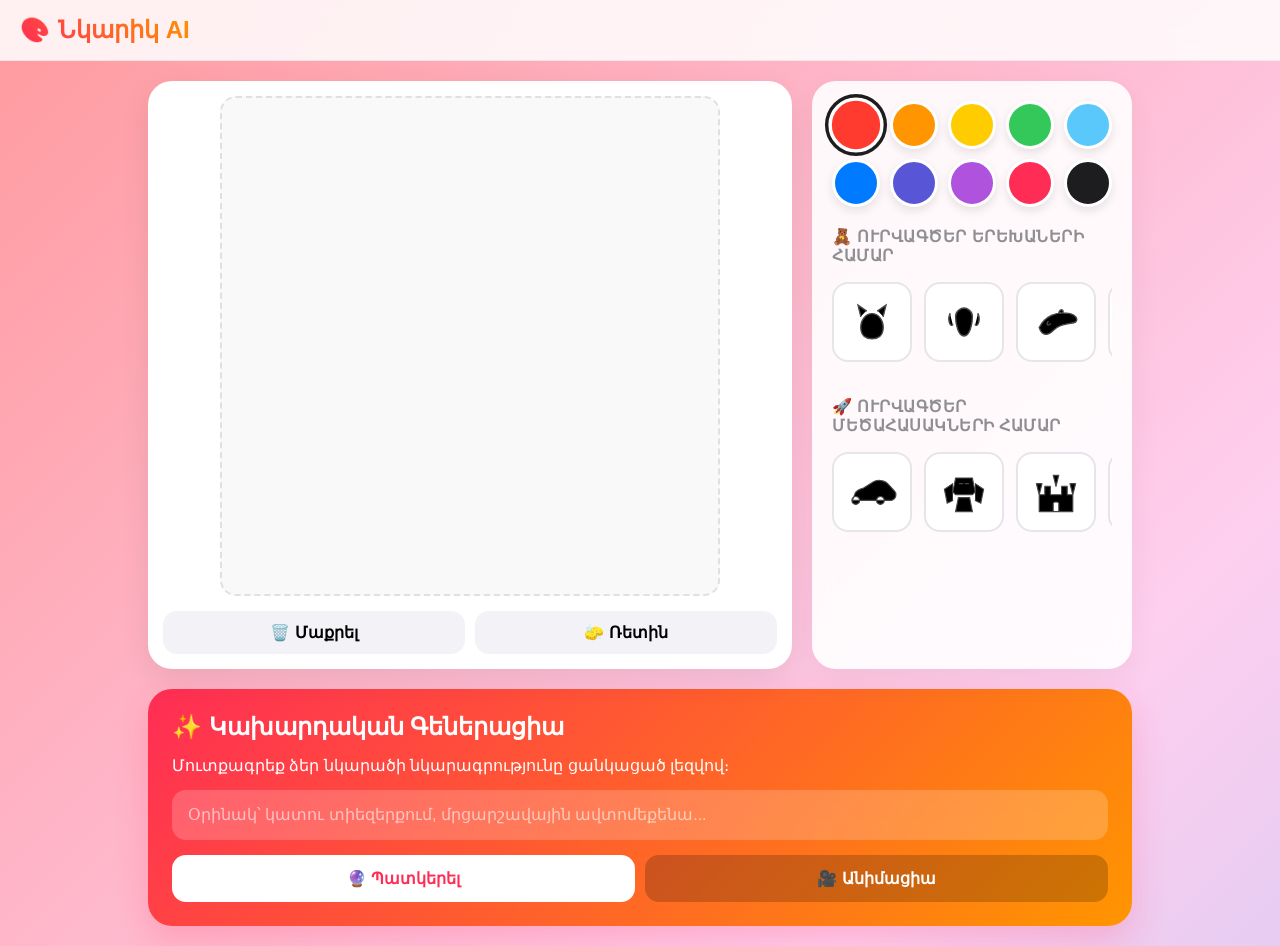
<file: index-anime.html>
<!DOCTYPE html>
<html lang="hy">
<head>
    <meta charset="UTF-8">
    <meta name="viewport" content="width=device-width, initial-scale=1.0, maximum-scale=1.0, user-scalable=no, viewport-fit=cover">
    <title>🎨 Նկարիկ AI — Ultimate Education Studio</title>
    <style>
        * { 
            margin: 0; 
            padding: 0; 
            box-sizing: border-box; 
            -webkit-tap-highlight-color: transparent; 
            user-select: none; 
        }
        
        @keyframes rainbowBackground {
            0% { background-position: 0% 50%; }
            50% { background-position: 100% 50%; }
            100% { background-position: 0% 50%; }
        }
        
        body { 
            font-family: -apple-system, BlinkMacSystemFont, "Segoe UI", Roboto, sans-serif; 
            background: linear-gradient(135deg, #ff9a9e 0%, #fecfef 20%, #a1c4fd 40%, #c2e9fb 60%, #e0c3fc 80%, #ff9a9e 100%);
            background-size: 400% 400%;
            animation: rainbowBackground 20s ease infinite;
            color: #1D1D1F; 
            min-height: 100vh; 
            display: flex;
            flex-direction: column;
            overflow-x: hidden;
        }

        header {
            background: rgba(255, 255, 255, 0.85);
            backdrop-filter: blur(20px);
            -webkit-backdrop-filter: blur(20px);
            padding: 16px 20px;
            display: flex;
            justify-content: space-between;
            align-items: center;
            position: sticky;
            top: 0;
            z-index: 100;
            border-bottom: 1px solid rgba(0,0,0,0.05);
        }

        .logo {
            font-size: 24px;
            font-weight: 800;
            background: linear-gradient(45deg, #FF2D55, #FF9500);
            -webkit-background-clip: text;
            -webkit-text-fill-color: transparent;
            display: flex;
            align-items: center;
            gap: 8px;
        }

        .studio-container {
            max-width: 1024px;
            width: 100%;
            margin: 0 auto;
            padding: 20px;
            display: flex;
            flex-direction: column;
            gap: 20px;
            flex-grow: 1;
        }

        .workspace {
            display: grid;
            grid-template-columns: 1fr;
            gap: 20px;
        }

        @media(min-width: 768px) {
            .workspace {
                grid-template-columns: 1fr 320px;
            }
        }

        .canvas-area {
            background: #ffffff;
            border-radius: 24px;
            box-shadow: 0 10px 30px rgba(0,0,0,0.08);
            padding: 15px;
            display: flex;
            flex-direction: column;
            align-items: center;
            gap: 15px;
            position: relative;
        }

        .canvas-wrapper {
            position: relative;
            width: 100%;
            aspect-ratio: 1;
            max-width: 500px;
            background: #f9f9f9;
            border-radius: 16px;
            overflow: hidden;
            border: 2px dashed #e0e0e0;
        }

        canvas {
            position: absolute;
            top: 0;
            left: 0;
            width: 100%;
            height: 100%;
            touch-action: none;
            z-index: 2;
        }

        .guide-overlay {
            position: absolute;
            top: 0;
            left: 0;
            width: 100%;
            height: 100%;
            z-index: 1;
            display: flex;
            justify-content: center;
            align-items: center;
            pointer-events: none;
            padding: 20px;
            opacity: 0.4;
        }

        .guide-overlay svg {
            width: 100%;
            height: 100%;
            color: #808080;
            fill: none;
        }

        .controls-panel {
            background: rgba(255, 255, 255, 0.9);
            backdrop-filter: blur(10px);
            border-radius: 24px;
            padding: 20px;
            box-shadow: 0 10px 30px rgba(0,0,0,0.05);
            display: flex;
            flex-direction: column;
            gap: 20px;
        }

        .palette {
            display: grid;
            grid-template-columns: repeat(5, 1fr);
            gap: 10px;
        }

        .color-dot {
            aspect-ratio: 1;
            border-radius: 50%;
            border: 3px solid white;
            box-shadow: 0 4px 10px rgba(0,0,0,0.1);
            cursor: pointer;
            transition: transform 0.2s;
        }

        .color-dot.active {
            transform: scale(1.15);
            box-shadow: 0 0 0 3px #1D1D1F;
        }

        .tool-btn {
            background: #F2F2F7;
            border: none;
            padding: 12px 20px;
            border-radius: 14px;
            font-size: 16px;
            font-weight: 600;
            cursor: pointer;
            display: flex;
            align-items: center;
            justify-content: center;
            gap: 8px;
            transition: all 0.2s;
        }

        .tool-btn.active {
            background: #007AFF;
            color: white;
        }

        .library-section {
            display: flex;
            flex-direction: column;
            gap: 12px;
        }

        .library-title {
            font-size: 16px;
            font-weight: 700;
            color: #8E8E93;
            text-transform: uppercase;
            letter-spacing: 0.5px;
        }

        .horizontal-scroll {
            display: flex;
            gap: 12px;
            overflow-x: auto;
            padding: 5px 2px 15px 2px;
            scroll-snap-type: x mandatory;
            scrollbar-width: none;
        }

        .horizontal-scroll::-webkit-scrollbar {
            display: none;
        }

        .library-item {
            flex: 0 0 80px;
            height: 80px;
            background: white;
            border-radius: 16px;
            border: 2px solid #E5E5EA;
            display: flex;
            align-items: center;
            justify-content: center;
            padding: 10px;
            cursor: pointer;
            scroll-snap-align: start;
            transition: all 0.2s;
        }

        .library-item:hover, .library-item.active {
            border-color: #007AFF;
            transform: scale(1.05);
            box-shadow: 0 5px 15px rgba(0,71,255,0.1);
        }

        .library-item svg {
            width: 100%;
            height: 100%;
            color: #48484A;
        }

        .ai-section {
            background: linear-gradient(135deg, #FF2D55, #FF9500);
            border-radius: 24px;
            padding: 24px;
            color: white;
            box-shadow: 0 15px 35px rgba(255,45,85,0.2);
            display: flex;
            flex-direction: column;
            gap: 15px;
        }

        .ai-input {
            width: 100%;
            padding: 16px;
            border-radius: 14px;
            border: none;
            font-size: 16px;
            background: rgba(255,255,255,0.2);
            color: white;
            backdrop-filter: blur(10px);
        }

        .ai-input::placeholder {
            color: rgba(255,255,255,0.6);
        }

        .action-grid {
            display: grid;
            grid-template-columns: 1fr 1fr;
            gap: 10px;
        }

        .action-btn {
            padding: 14px;
            border-radius: 14px;
            border: none;
            font-size: 16px;
            font-weight: 700;
            cursor: pointer;
            transition: background 0.2s;
        }

        .btn-primary { background: white; color: #FF2D55; }
        .btn-secondary { background: rgba(0,0,0,0.2); color: white; }

        .result-panel {
            display: none;
            background: white;
            border-radius: 24px;
            padding: 20px;
            box-shadow: 0 10px 30px rgba(0,0,0,0.05);
            text-align: center;
        }

        .result-media {
            width: 100%;
            max-width: 450px;
            border-radius: 16px;
            margin: 0 auto 15px auto;
            display: none;
            box-shadow: 0 5px 15px rgba(0,0,0,0.1);
        }

        .progress-bar-container {
            width: 100%;
            max-width: 300px;
            background: #E5E5EA;
            height: 8px;
            border-radius: 4px;
            margin: 10px auto;
            overflow: hidden;
            display: none;
        }

        .progress-bar {
            width: 0%;
            height: 100%;
            background: linear-gradient(45deg, #FF2D55, #FF9500);
            transition: width 0.4s ease;
        }
    </style>
</head>
<body>

<header>
    <div class="logo">🎨 <span>Նկարիկ AI</span></div>
</header>

<div class="studio-container">
    <div class="workspace">
        
        <div class="canvas-area">
            <div class="canvas-wrapper">
                <div class="guide-overlay" id="guideOverlay"></div>
                <canvas id="paintCanvas"></canvas>
            </div>
            <div style="display: flex; gap: 10px; width: 100%;">
                <button class="tool-btn" id="clearBtn" style="flex: 1;">🗑️ Մաքրել</button>
                <button class="tool-btn" id="eraserBtn" style="flex: 1;">🧽 Ռետին</button>
            </div>
        </div>

        <div class="controls-panel">
            <div class="palette">
                <div class="color-dot active" style="background: #FF3B30;" data-color="#FF3B30"></div>
                <div class="color-dot" style="background: #FF9500;" data-color="#FF9500"></div>
                <div class="color-dot" style="background: #FFCC00;" data-color="#FFCC00"></div>
                <div class="color-dot" style="background: #34C759;" data-color="#34C759"></div>
                <div class="color-dot" style="background: #5AC8FA;" data-color="#5AC8FA"></div>
                <div class="color-dot" style="background: #007AFF;" data-color="#007AFF"></div>
                <div class="color-dot" style="background: #5856D6;" data-color="#5856D6"></div>
                <div class="color-dot" style="background: #AF52DE;" data-color="#AF52DE"></div>
                <div class="color-dot" style="background: #FF2D55;" data-color="#FF2D55"></div>
                <div class="color-dot" style="background: #1D1D1F;" data-color="#1D1D1F"></div>
            </div>

            <div class="library-section">
                <div class="library-title">🧸 Ուրվագծեր Երեխաների համար</div>
                <div class="horizontal-scroll" id="kidsOutlines"></div>
            </div>

            <div class="library-section">
                <div class="library-title">🚀 Ուրվագծեր Մեծահասակների համար</div>
                <div class="horizontal-scroll" id="adultOutlines"></div>
            </div>
        </div>
    </div>

    <div class="ai-section">
        <h2>✨ Կախարդական Գեներացիա</h2>
        <p>Մուտքագրեք ձեր նկարածի նկարագրությունը ցանկացած լեզվով։</p>
        <input type="text" class="ai-input" id="promptInput" placeholder="Օրինակ՝ կատու տիեզերքում, մրցարշավային ավտոմեքենա...">
        <div class="action-grid">
            <button class="action-btn btn-primary" id="generateBtn">🔮 Պատկերել</button>
            <button class="action-btn btn-secondary" id="videoBtn">🎥 Անիմացիա</button>
        </div>
    </div>

    <div class="result-panel" id="resultPanel">
        <h3 id="loadingText" style="margin-bottom: 5px; font-weight: 600; line-height: 1.5;">🪄 AI-ը ստեղծում է արվեստի գործը...</h3>
        
        <div class="progress-bar-container" id="progressContainer">
            <div class="progress-bar" id="progressBar"></div>
        </div>

        <img class="result-media" id="resultImg" alt="AI Generated Output">

        <div style="display:flex; gap:10px; justify-content:center; margin-top:15px;">
            <button class="tool-btn" id="downloadBtn">💾 Ներբեռնել</button>
            <button class="tool-btn" id="newBtn">🔄 Նոր Նկար</button>
        </div>
    </div>
</div>

<script>
    (() => {
        const OUTLINES_DATABASE = {
            kids: [
                { id: "k_cat", name: "Cute Kitten", svg: `<svg viewBox="0 0 100 100"><path d="M30,60 C30,45 40,35 50,35 C60,35 70,45 70,60 C70,75 60,80 50,80 C40,80 30,75 30,60 Z M30,40 L25,20 L40,30 M70,40 L75,20 L60,30" stroke="currentColor" stroke-width="2.5" stroke-linecap="round"/></svg>` },
                { id: "k_puppy", name: "Playful Puppy", svg: `<svg viewBox="0 0 100 100"><path d="M35,40 C35,30 45,25 50,25 C55,25 65,30 65,40 C65,55 60,75 50,75 C40,75 35,55 35,40 Z M25,35 C20,45 25,60 30,55 M75,35 C80,45 75,60 70,55" stroke="currentColor" stroke-width="2.5" stroke-linecap="round"/></svg>` },
                { id: "k_dolphin", name: "Friendly Dolphin", svg: `<svg viewBox="0 0 100 100"><path d="M20,60 C30,40 50,30 75,35 C85,37 90,45 85,50 C75,55 60,50 45,65 C35,75 25,75 20,60 Z M55,33 C58,25 65,28 62,34 M40,53 C35,58 32,54 36,49" stroke="currentColor" stroke-width="2.5" stroke-linecap="round"/></svg>` },
                { id: "k_rocket", name: "Space Rocket", svg: `<svg viewBox="0 0 100 100"><path d="M50,15 C60,30 65,50 62,75 L38,75 C35,50 40,30 50,15 Z M38,60 L25,70 L28,75 L38,75 M62,60 L75,70 L72,75 L62,75 M45,80 L45,90 L55,90 L55,80" stroke="currentColor" stroke-width="2.5" stroke-linecap="round"/></svg>` }
            ],
            adult: [
                { id: "a_sports_car", name: "Modern Sports Car", svg: `<svg viewBox="0 0 100 100"><path d="M15,65 L20,52 C22,48 28,45 35,43 L52,32 C58,28 72,28 78,35 L90,48 C94,52 93,58 90,62 L85,65 Z M28,65 A7,7 0 1,0 28,65.1 M72,65 A7,7 0 1,0 72,65.1" stroke="currentColor" stroke-width="2" stroke-linecap="round" stroke-linejoin="round"/></svg>` },
                { id: "a_cyber_robot", name: "Sci-Fi Android", svg: `<svg viewBox="0 0 100 100"><path d="M35,25 L65,25 L70,50 L65,55 L35,55 L30,50 Z M40,60 L60,60 L65,85 L35,85 Z M30,35 L15,45 L20,70 L30,65 M70,35 L85,45 L80,70 L70,65 M42,35 L48,35 M52,35 L58,35" stroke="currentColor" stroke-width="2" stroke-linecap="round"/></svg>` },
                { id: "a_castle", name: "Fantasy Castle", svg: `<svg viewBox="0 0 100 100"><path d="M20,85 L80,85 L80,55 L70,55 L70,40 L60,40 L60,55 L40,55 L40,40 L30,40 L30,55 L20,55 Z M20,55 L15,35 L25,35 Z M80,55 L75,35 L85,35 Z M50,40 L45,20 L55,20 Z M45,85 L45,70 C45,67 55,67 55,70 L55,85" stroke="currentColor" stroke-width="2" stroke-linecap="round" stroke-linejoin="round"/></svg>` },
                { id: "a_motorcycle", name: "Superbike Concept", svg: `<svg viewBox="0 0 100 100"><path d="M25,70 A10,10 0 1,0 25,70.1 M75,70 A10,10 0 1,0 75,70.1 M25,70 L40,55 L65,55 L75,70 M40,55 L50,35 L68,38 L65,55 M50,35 L35,42 L30,45" stroke="currentColor" stroke-width="2" stroke-linecap="round" stroke-linejoin="round"/></svg>` }
            ]
        };

        const canvas = document.getElementById('paintCanvas');
        const ctx = canvas.getContext('2d');
        const guideOverlay = document.getElementById('guideOverlay');
        
        function resizeCanvas() {
            const size = canvas.parentElement.clientWidth;
            canvas.width = size;
            canvas.height = size;
            ctx.lineCap = 'round';
            ctx.lineJoin = 'round';
            ctx.lineWidth = 5;
            ctx.strokeStyle = currentColor;
        }

        let isDrawing = false;
        let currentColor = '#FF3B30';
        let isEraser = false;

        function getPos(e) {
            const rect = canvas.getBoundingClientRect();
            const clientX = e.touches ? e.touches[0].clientX : e.clientX;
            const clientY = e.touches ? e.touches[0].clientY : e.clientY;
            return {
                x: ((clientX - rect.left) / rect.width) * canvas.width,
                y: ((clientY - rect.top) / rect.height) * canvas.height
            };
        }

        function startDraw(e) {
            isDrawing = true;
            const pos = getPos(e);
            ctx.beginPath();
            ctx.moveTo(pos.x, pos.y);
            e.preventDefault();
        }

        function draw(e) {
            if (!isDrawing) return;
            const pos = getPos(e);
            ctx.lineTo(pos.x, pos.y);
            ctx.stroke();
            e.preventDefault();
        }

        function stopDraw() { isDrawing = false; }

        canvas.addEventListener('mousedown', startDraw);
        canvas.addEventListener('mousemove', draw);
        window.addEventListener('mouseup', stopDraw);
        canvas.addEventListener('touchstart', startDraw, { passive: false });
        canvas.addEventListener('touchmove', draw, { passive: false });
        window.addEventListener('touchend', stopDraw);

        document.querySelectorAll('.color-dot').forEach(dot => {
            dot.onclick = (e) => {
                isEraser = false;
                document.getElementById('eraserBtn').classList.remove('active');
                document.querySelectorAll('.color-dot').forEach(d => d.classList.remove('active'));
                e.target.classList.add('active');
                currentColor = e.target.dataset.color;
                ctx.strokeStyle = currentColor;
                ctx.globalCompositeOperation = 'source-over';
            };
        });

        document.getElementById('eraserBtn').onclick = (e) => {
            isEraser = !isEraser;
            e.target.classList.toggle('active', isEraser);
            ctx.globalCompositeOperation = isEraser ? 'destination-out' : 'source-over';
            if (!isEraser) ctx.strokeStyle = currentColor;
        };

        function clearCanvas() {
            ctx.clearRect(0, 0, canvas.width, canvas.height);
            guideOverlay.innerHTML = '';
            document.querySelectorAll('.library-item').forEach(item => item.classList.remove('active'));
        }
        document.getElementById('clearBtn').onclick = clearCanvas;

        window.selectOutline = (id, type) => {
            document.querySelectorAll('.library-item').forEach(item => item.classList.remove('active'));
            const selectedItem = document.querySelector(`[data-id="${id}"]`);
            if (selectedItem) selectedItem.classList.add('active');

            const itemData = OUTLINES_DATABASE[type].find(o => o.id === id);
            if (itemData) {
                guideOverlay.innerHTML = itemData.svg;
            }
        };

        function renderLibrary() {
            const kidsContainer = document.getElementById('kidsOutlines');
            const adultContainer = document.getElementById('adultOutlines');

            kidsContainer.innerHTML = OUTLINES_DATABASE.kids.map(item => `
                <div class="library-item" data-id="${item.id}" onclick="selectOutline('${item.id}', 'kids')" title="${item.name}">
                    ${item.svg}
                </div>
            `).join('');

            adultContainer.innerHTML = OUTLINES_DATABASE.adult.map(item => `
                <div class="library-item" data-id="${item.id}" onclick="selectOutline('${item.id}', 'adult')" title="${item.name}">
                    ${item.svg}
                </div>
            `).join('');
        }

        window.onload = () => {
            resizeCanvas();
            renderLibrary();
        };
        window.onresize = resizeCanvas;

        const generateBtn = document.getElementById('generateBtn');
        const videoBtn = document.getElementById('videoBtn');
        const resultPanel = document.getElementById('resultPanel');
        const loadingText = document.getElementById('loadingText');
        const resultImg = document.getElementById('resultImg');
        const progressContainer = document.getElementById('progressContainer');
        const progressBar = document.getElementById('progressBar');

        function cleanAndTranslate(input) {
            let text = input.toLowerCase().trim();
            const dict = {
                "կատու": "cute cartoon kitten pixar 3d",
                "շուն": "cute puppy disney style",
                "հրթիռ": "space rocket flying stars launch cartoon",
                "մեքենա": "cool racing car 3d stylised",
                "ավտո": "cool racing car 3d stylised",
                "ռոբոտ": "cute futuristic friendly robot dancing",
                "տուն": "magic fairy castle illustration",
                "ծաղիկ": "beautiful bright glowing flower"
            };
            for(let key in dict) {
                if(text.includes(key)) return dict[key];
            }
            return text + " kid friendly cute cartoon style 3d render";
        }

        async function processAI(isVideoMode) {
            resultPanel.style.display = 'block';
            loadingText.style.display = 'block';
            progressContainer.style.display = 'block';
            resultImg.style.display = 'none';
            generateBtn.disabled = true;
            videoBtn.disabled = true;
            progressBar.style.width = '0%';
            resultPanel.scrollIntoView({ behavior: 'smooth' });

            const origPrompt = document.getElementById('promptInput').value || 'magic artwork';
            const aiPrompt = encodeURIComponent(cleanAndTranslate(origPrompt));
            const seed = Math.floor(Math.random() * 999999);

            let progress = 0;
            const targetTime = isVideoMode ? 5000 : 2500; 
            const intervalStep = 50;
            const increment = (100 / (targetTime / intervalStep));

            const progressInterval = setInterval(() => {
                progress += increment;
                if (progress <= 92) {
                    progressBar.style.width = progress + '%';
                    loadingText.innerHTML = isVideoMode ? 
                        `🎥 AI-ը հավաքում է անիմացիան... ${Math.floor(progress)}%` : 
                        `🔮 AI-ը նկարում է պատկերը... ${Math.floor(progress)}%`;
                }
            }, intervalStep);

            // Կառուցում ենք հղումը՝ ըստ ռեժիմի (վիդեո հոսք թե Flux նկար)
            const finalUrl = isVideoMode ? 
                `https://image.pollinations.ai/p/${aiPrompt}?width=500&height=500&seed=${seed}&enhance=true&feed=true` :
                `https://image.pollinations.ai/p/${aiPrompt}?width=600&height=600&seed=${seed}&enhance=true&model=flux`;

            const img = new Image();
            img.src = finalUrl;
            
            img.onload = () => {
                clearInterval(progressInterval);
                progressBar.style.width = '100%';
                setTimeout(() => {
                    loadingText.style.display = 'none';
                    progressContainer.style.display = 'none';
                    generateBtn.disabled = false;
                    videoBtn.disabled = false;
                    resultImg.style.display = 'block';
                    resultImg.src = finalUrl;
                    resultPanel.scrollIntoView({ behavior: 'smooth' });
                }, 400);
            };

            img.onerror = () => {
                clearInterval(progressInterval);
                loadingText.innerHTML = "⚠️ Սերվերը զբաղված է, խնդրում ենք նորից փորձել:";
                generateBtn.disabled = false;
                videoBtn.disabled = false;
            };
        }

        generateBtn.onclick = () => processAI(false);
        videoBtn.onclick = () => processAI(true);

        document.getElementById('downloadBtn').onclick = () => {
            if (resultImg.src) window.open(resultImg.src, '_blank');
        };

        document.getElementById('newBtn').onclick = () => {
            resultPanel.style.display = 'none';
            clearCanvas();
            window.scrollTo({ top: 0, behavior: 'smooth' });
        };
    })();
</script>
</body>
</html>
</file>
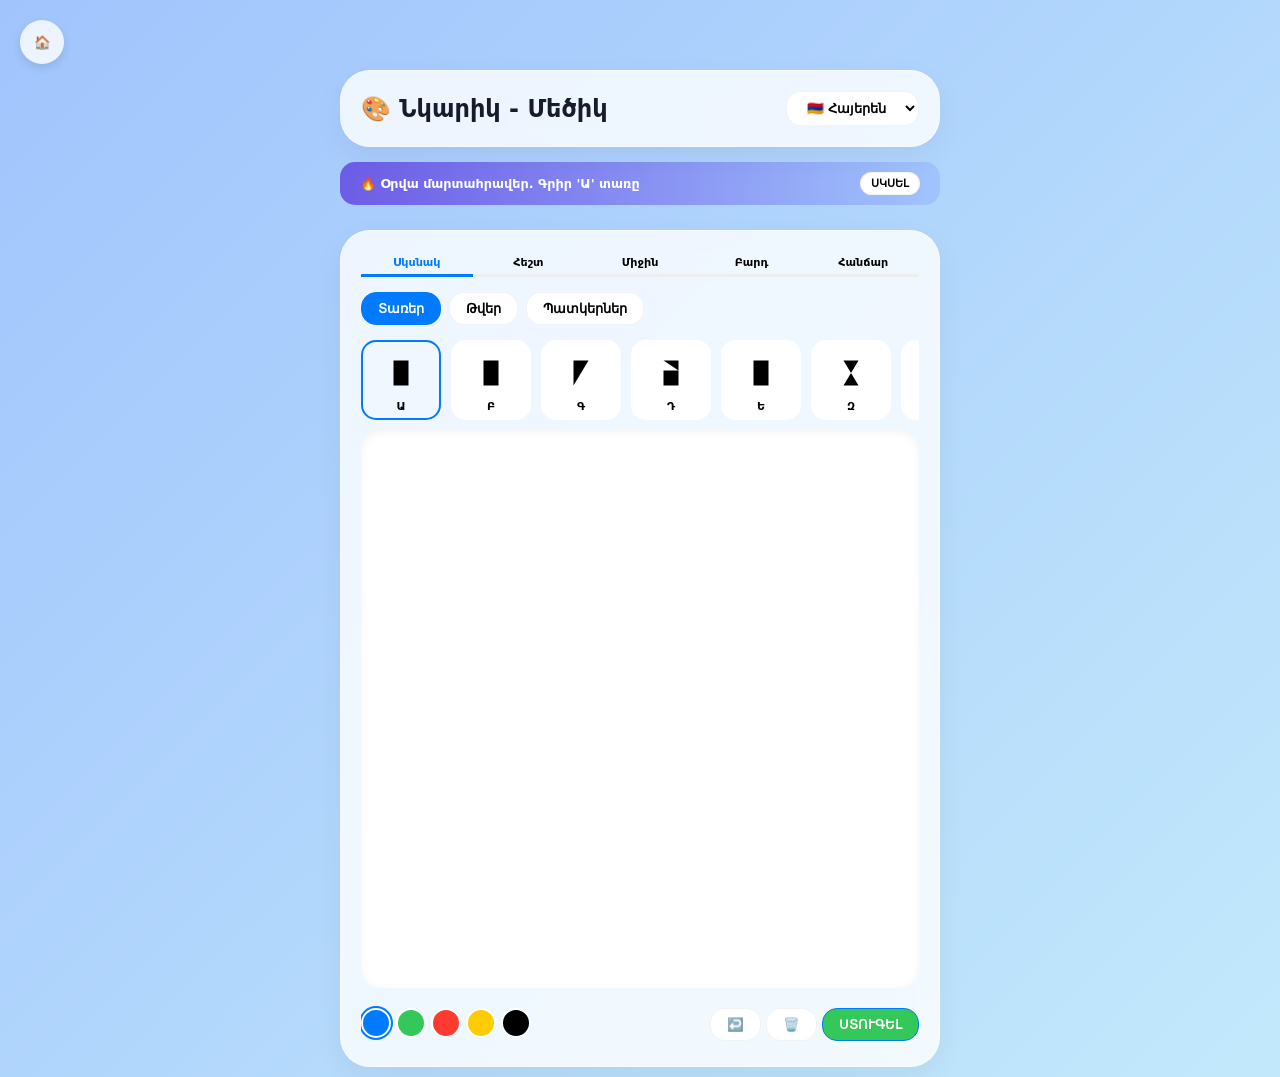
<file: nkarik_junior.html>
<!DOCTYPE html>
<html lang="hy">
<head>
    <meta charset="UTF-8">
    <meta name="viewport" content="width=device-width, initial-scale=1.0, maximum-scale=1.0, user-scalable=no, viewport-fit=cover">
    <title>🎨 Նկարիկ - Մեծիկ (5-7)</title>
    <style>
        :root {
            --glass: rgba(255, 255, 255, 0.8);
            --accent: #007AFF;
            --success: #34C759;
            --warning: #FFCC00;
        }

        * {
            margin: 0; padding: 0; box-sizing: border-box;
            -webkit-tap-highlight-color: transparent;
        }

        body {
            font-family: 'Segoe UI', system-ui, sans-serif;
            background: linear-gradient(135deg, #a1c4fd 0%, #c2e9fb 100%);
            min-height: 100vh;
            display: flex;
            flex-direction: column;
            align-items: center;
            padding: 10px;
        }

        .back-btn {
            position: fixed; top: 20px; left: 20px;
            width: 44px; height: 44px; border-radius: 50%;
            background: var(--glass); border: none;
            display: flex; align-items: center; justify-content: center;
            cursor: pointer; z-index: 100; backdrop-filter: blur(10px);
            box-shadow: 0 4px 10px rgba(0,0,0,0.1);
        }

        .container {
            max-width: 600px; width: 100%;
            margin-top: 60px;
            display: flex; flex-direction: column; gap: 15px;
        }

        .card {
            background: var(--glass);
            backdrop-filter: blur(20px);
            border-radius: 30px;
            padding: 20px;
            box-shadow: 0 10px 30px rgba(0,0,0,0.05);
            border: 1px solid rgba(255,255,255,0.4);
        }

        .header { display: flex; justify-content: space-between; align-items: center; }
        .header h1 { font-size: 1.5rem; color: #1a1a2e; }

        .toolbar { display: flex; gap: 8px; overflow-x: auto; padding: 5px 0; scrollbar-width: none; }
        .btn {
            padding: 8px 16px; border-radius: 15px; border: 1px solid rgba(0,0,0,0.05);
            background: white; font-weight: 600; cursor: pointer; white-space: nowrap;
            transition: all 0.2s;
        }
        .btn.active { background: var(--accent); color: white; border-color: var(--accent); }

        .levels { display: flex; justify-content: space-between; margin-bottom: 10px; }
        .level-dot {
            flex: 1; text-align: center; font-size: 0.7rem; font-weight: 700;
            padding: 5px; cursor: pointer; border-bottom: 3px solid #eee;
        }
        .level-dot.active { border-color: var(--accent); color: var(--accent); }

        .canvas-area {
            position: relative; width: 100%; aspect-ratio: 1;
            background: white; border-radius: 20px; overflow: hidden;
            box-shadow: inset 0 2px 10px rgba(0,0,0,0.05);
        }
        canvas { position: absolute; inset: 0; width: 100%; height: 100%; touch-action: none; }
        #guideCanvas { opacity: 0.25; pointer-events: none; transition: opacity 0.5s; }

        .analysis-overlay {
            position: absolute; bottom: 10px; left: 10px; right: 10px;
            background: rgba(255,255,255,0.9); padding: 10px; border-radius: 15px;
            font-size: 0.75rem; display: none; grid-template-columns: 1fr 1fr; gap: 5px;
            z-index: 10;
        }

        .templates { display: flex; gap: 10px; overflow-x: auto; padding: 10px 0; }
        .tmpl-card {
            min-width: 80px; height: 80px; background: white; border-radius: 15px;
            display: flex; flex-direction: column; align-items: center; justify-content: center;
            cursor: pointer; border: 2px solid transparent; flex-shrink: 0;
        }
        .tmpl-card.active { border-color: var(--accent); background: #f0f7ff; }
        .tmpl-card svg { width: 50px; height: 50px; }
        .tmpl-card span { font-size: 0.7rem; font-weight: 700; margin-top: 2px; }

        .score-panel {
            position: fixed; inset: 0; background: rgba(0,0,0,0.8);
            display: none; flex-direction: column; items-center; justify-content: center;
            z-index: 1000; color: white; text-align: center; padding: 20px;
        }
        .stars { font-size: 4rem; margin: 20px 0; }
        .stats { font-size: 1rem; opacity: 0.9; margin-bottom: 20px; }

        .challenge-banner {
            background: linear-gradient(90deg, #6c5ce7, #a1c4fd);
            color: white; padding: 10px 20px; border-radius: 15px;
            font-weight: 800; font-size: 0.8rem; margin-bottom: 10px;
            display: flex; justify-content: space-between; align-items: center;
        }
    </style>
</head>
<body>
    <button class="back-btn" onclick="location.href='index.html'">🏠</button>

    <div class="container">
        <div class="card header-card">
            <div class="header">
                <h1>🎨 Նկարիկ - Մեծիկ</h1>
                <select class="btn" id="langSelect" onchange="setLang(this.value)">
                    <option value="hy">🇦🇲 Հայերեն</option>
                    <option value="en">🇺🇸 English</option>
                    <option value="ru">🇷🇺 Русский</option>
                </select>
            </div>
        </div>

        <div class="challenge-banner" id="challengeBanner">
            <span>🔥 Օրվա մարտահրավեր. Գրիր 'Ա' տառը</span>
            <button class="btn" style="padding:4px 10px; font-size:0.7rem" onclick="startChallenge()">ՍԿՍԵԼ</button>
        </div>

        <div class="card">
            <div class="levels">
                <div class="level-dot active" data-lvl="0">Սկսնակ</div>
                <div class="level-dot" data-lvl="1">Հեշտ</div>
                <div class="level-dot" data-lvl="2">Միջին</div>
                <div class="level-dot" data-lvl="3">Բարդ</div>
                <div class="level-dot" data-lvl="4">Հանճար</div>
            </div>

            <div class="toolbar" id="cats">
                <button class="btn active" data-cat="hy_letters">Տառեր</button>
                <button class="btn" data-cat="numbers">Թվեր</button>
                <button class="btn" data-cat="objects">Պատկերներ</button>
            </div>

            <div class="templates" id="tmplList"></div>

            <div class="canvas-area">
                <canvas id="guideCanvas"></canvas>
                <canvas id="userCanvas"></canvas>
                <div class="analysis-overlay" id="analysis">
                    <div>Ճշգրտություն: <span id="valAcc">0</span>%</div>
                    <div>Արագություն: <span id="valSpeed">0</span>մվ</div>
                    <div>Համաչափություն: <span id="valProp">0</span>%</div>
                    <div>Ոճ: <span id="valStyle">Normal</span></div>
                </div>
            </div>

            <div class="toolbar" style="margin-top:15px; justify-content:space-between">
                <div id="palette" style="display:flex; gap:5px"></div>
                <div style="display:flex; gap:5px">
                    <button class="btn" onclick="undo()">↩️</button>
                    <button class="btn" onclick="clearCanvas()">🗑️</button>
                    <button class="btn active" style="background:var(--success)" onclick="checkResult()">ՍՏՈՒԳԵԼ</button>
                </div>
            </div>
        </div>
    </div>

    <div class="score-panel" id="scorePanel">
        <h2 id="scoreTitle">Գերազանց!</h2>
        <div class="stars" id="starContainer">⭐⭐⭐</div>
        <div class="stats" id="statSummary"></div>
        <div style="display:flex; gap:10px">
            <button class="btn" onclick="closeScore()">Փորձել նորից</button>
            <button class="btn active" onclick="saveImage()">Պահպանել</button>
        </div>
    </div>

    <script src="shared/templates.js"></script>
    <script src="shared/recognition.js"></script>
    <script>
        const uCanvas = document.getElementById('userCanvas');
        const gCanvas = document.getElementById('guideCanvas');
        const uCtx = uCanvas.getContext('2d', {willReadFrequently:true});
        const gCtx = gCanvas.getContext('2d');

        let currentLang = 'hy';
        let currentCat = 'hy_letters';
        let currentLvl = 0;
        let selectedTmpl = null;
        let isDrawing = false;
        let points = [];
        let history = [];
        let color = '#007AFF';

        let startTime = 0;
        let totalTime = 0;

        const LVLS = [
            {tol: 30, guide: 0.3, name: 'Beginner'},
            {tol: 20, guide: 0.2, name: 'Easy'},
            {tol: 15, guide: 0.1, name: 'Medium'},
            {tol: 10, guide: 0.05, name: 'Advanced'},
            {tol: 5, guide: 0, name: 'Genius'}
        ];

        function init() {
            resize();
            renderPalette();
            renderTmpls();
            setLang('hy');

            document.querySelectorAll('.level-dot').forEach(d => {
                d.onclick = () => {
                    document.querySelectorAll('.level-dot').forEach(el => el.classList.remove('active'));
                    d.classList.add('active');
                    currentLvl = parseInt(d.dataset.lvl);
                    renderGuide();
                };
            });

            document.querySelectorAll('#cats .btn').forEach(b => {
                b.onclick = () => {
                    document.querySelectorAll('#cats .btn').forEach(el => el.classList.remove('active'));
                    b.classList.add('active');
                    currentCat = b.dataset.cat;
                    renderTmpls();
                };
            });
        }

        function resize() {
            const size = uCanvas.parentElement.clientWidth;
            if (uCanvas.width === size && uCanvas.height === size) return;

            const data = uCtx.getImageData(0, 0, uCanvas.width, uCanvas.height);
            uCanvas.width = gCanvas.width = size;
            uCanvas.height = gCanvas.height = size;
            uCtx.lineCap = uCtx.lineJoin = 'round';
            uCtx.putImageData(data, 0, 0);
            renderGuide();
            redraw();
        }

        function renderPalette() {
            const pal = document.getElementById('palette');
            ['#007AFF', '#34C759', '#FF3B30', '#FFCC00', '#000000'].forEach(c => {
                const d = document.createElement('div');
                d.style.width='30px'; d.style.height='30px'; d.style.borderRadius='50%';
                d.style.background = c; d.style.cursor='pointer'; d.style.border='2px solid white';
                if(c===color) d.style.boxShadow='0 0 0 2px var(--accent)';
                d.onclick = () => {
                    color = c;
                    document.querySelectorAll('#palette div').forEach(el=>el.style.boxShadow='none');
                    d.style.boxShadow='0 0 0 2px var(--accent)';
                };
                pal.appendChild(d);
            });
        }

        function renderTmpls() {
            const list = document.getElementById('tmplList');
            list.innerHTML = '';
            const items = GUIDED_TEMPLATES.filter(t => t.cat === currentCat || (currentCat === 'objects' && t.cat === 'objects'));
            items.forEach(t => {
                const card = document.createElement('div');
                card.className = `tmpl-card ${selectedTmpl?.id===t.id?'active':''}`;
                card.innerHTML = `${t.svg}<span>${t.label[currentLang]}</span>`;
                card.onclick = () => {
                    selectedTmpl = t;
                    document.querySelectorAll('.tmpl-card').forEach(el=>el.classList.remove('active'));
                    card.classList.add('active');
                    renderGuide();
                    clearCanvas();
                    speak(t.label[currentLang]);
                };
                list.appendChild(card);
            });
            if(!selectedTmpl && items.length > 0) {
                selectedTmpl = items[0];
                renderGuide();
            }
        }

        function renderGuide() {
            gCtx.clearRect(0,0,gCanvas.width,gCanvas.height);
            if(!selectedTmpl) return;
            const pStr = selectedTmpl.path || getPathTemplate(selectedTmpl.id);
            if(!pStr) return;
            const p2d = new Path2D(pStr);
            const margin = gCanvas.width * 0.05;
            const scale = gCanvas.width * 0.9 / 100;
            gCtx.save();
            gCtx.translate(margin, margin);
            gCtx.scale(scale, scale);
            gCtx.strokeStyle = '#007AFF';
            gCtx.lineWidth = 1;
            gCtx.stroke(p2d);
            gCtx.restore();

            gCanvas.style.opacity = LVLS[currentLvl].guide;
            if(currentLvl === 4) { // Genius: show and fade
                gCanvas.style.opacity = 0.5;
                setTimeout(() => gCanvas.style.opacity = 0, 1000);
            }
        }

        uCanvas.onmousedown = uCanvas.ontouchstart = (e) => {
            if(e.type==='touchstart') e.preventDefault();
            isDrawing = true;
            points = [getPos(e)];
            if(startTime === 0) startTime = performance.now();
        };

        window.onmousemove = window.ontouchmove = (e) => {
            if(!isDrawing) return;
            const p = getPos(e);
            uCtx.beginPath();
            uCtx.strokeStyle = color;
            uCtx.lineWidth = 10;
            uCtx.moveTo(points[points.length-1].x, points[points.length-1].y);
            uCtx.lineTo(p.x, p.y);
            uCtx.stroke();
            points.push(p);
        };

        window.onmouseup = window.ontouchend = () => {
            if(!isDrawing) return;
            isDrawing = false;
            if(points.length > 1) {
                const currentStroke = [...points];
                history.push({pts: currentStroke, c: color});
                totalTime += (performance.now() - startTime);
                startTime = 0;

                // Real-time recognition suggestion
                if (currentCat !== 'objects') {
                    const strokes = history.map(h => h.pts);
                    const result = LetterNumberEngine.recognize(strokes);
                    // result && result.confidence > 0.5
                }
            }
        };

        function getPos(e) {
            const rect = uCanvas.getBoundingClientRect();
            const cx = e.touches ? e.touches[0].clientX : e.clientX;
            const cy = e.touches ? e.touches[0].clientY : e.clientY;
            return { x: cx - rect.left, y: cy - rect.top };
        }

        function clearCanvas() { history = []; redraw(); totalTime = 0; }
        function undo() { history.pop(); redraw(); }

        function redraw() {
            uCtx.clearRect(0,0,uCanvas.width,uCanvas.height);
            history.forEach(h => {
                uCtx.beginPath();
                uCtx.strokeStyle = h.c;
                uCtx.lineWidth = 10;
                uCtx.moveTo(h.pts[0].x, h.pts[0].y);
                h.pts.forEach(p => uCtx.lineTo(p.x, p.y));
                uCtx.stroke();
            });
        }

        function checkResult() {
            if(!selectedTmpl && history.length === 0) return;

            let acc = 0;
            if (selectedTmpl) {
                acc = calculateAccuracy();
            } else {
                // Try to recognize what was drawn if no template selected
                const strokes = history.map(h => h.pts);
                const rec = SmartOutlineEngine.recognize(strokes, GUIDED_TEMPLATES);
                if (rec) {
                    selectedTmpl = rec.template;
                    acc = Math.round(rec.confidence * 100);
                    renderGuide();
                }
            }

            const speed = Math.round(totalTime);
            const prop = calculateProportions();
            const style = speed < 1000 ? "Fast" : (speed > 5000 ? "Careful" : "Normal");

            document.getElementById('valAcc').innerText = acc;
            document.getElementById('valSpeed').innerText = speed;
            document.getElementById('valProp').innerText = prop;
            document.getElementById('valStyle').innerText = style;
            document.getElementById('analysis').style.display = 'grid';

            showScore(acc, speed, prop);
        }

        function calculateAccuracy() {
            const tCanvas = document.createElement('canvas');
            tCanvas.width = uCanvas.width; tCanvas.height = uCanvas.height;
            const tCtx = tCanvas.getContext('2d');

            const pStr = getPathTemplate(selectedTmpl.id);
            if (!pStr) return 0;

            const p2d = new Path2D(pStr);
            const margin = tCanvas.width * 0.05;
            const scale = tCanvas.width * 0.9 / 100;

            tCtx.save();
            tCtx.translate(margin, margin);
            tCtx.scale(scale, scale);
            tCtx.lineWidth = (LVLS[currentLvl].tol || 10) / scale;
            tCtx.strokeStyle = '#000';
            tCtx.stroke(p2d);
            tCtx.restore();

            const gData = tCtx.getImageData(0, 0, tCanvas.width, tCanvas.height).data;
            const uData = uCtx.getImageData(0, 0, uCanvas.width, uCanvas.height).data;

            let gPix = 0, covered = 0;
            for(let i=3; i<gData.length; i+=4) {
                if(gData[i] > 10) {
                    gPix++;
                    if(uData[i] > 10) covered++;
                }
            }
            return gPix > 0 ? Math.round((covered / gPix) * 100) : 0;
        }

        function calculateProportions() {
            // Find bounds of user drawing
            let minX = Infinity, minY = Infinity, maxX = -Infinity, maxY = -Infinity;
            history.forEach(h => h.pts.forEach(p => {
                minX = Math.min(minX, p.x); minY = Math.min(minY, p.y);
                maxX = Math.max(maxX, p.x); maxY = Math.max(maxY, p.y);
            }));
            if(minX === Infinity) return 0;
            const uW = maxX - minX; const uH = maxY - minY;
            const aspect = uW / (uH || 1);

            // Standard aspect for templates is 1 (100x100)
            const diff = Math.abs(1 - aspect);
            return Math.max(0, Math.round(100 - (diff * 50)));
        }

        function showScore(acc, speed, prop) {
            const panel = document.getElementById('scorePanel');
            const stars = document.getElementById('starContainer');
            const title = document.getElementById('scoreTitle');
            const summary = document.getElementById('statSummary');

            let starCount = 1;
            if(acc > 80 && prop > 70) starCount = 3;
            else if(acc > 50) starCount = 2;

            stars.innerText = '⭐'.repeat(starCount);
            title.innerText = starCount === 3 ? "Հիանալի է!" : (starCount === 2 ? "Լավ է!" : "Էլի փորձիր");
            summary.innerText = `Ճշգրտություն: ${acc}% | Ժամանակ: ${speed}մվ`;

            panel.style.display = 'flex';
            speak(title.innerText);
        }

        function closeScore() { document.getElementById('scorePanel').style.display = 'none'; clearCanvas(); }

        function saveImage() {
            const c = document.createElement('canvas');
            c.width = uCanvas.width; c.height = uCanvas.height;
            const ctx = c.getContext('2d');
            ctx.fillStyle = '#fff'; ctx.fillRect(0,0,c.width,c.height);
            ctx.drawImage(uCanvas, 0, 0);
            const link = document.createElement('a');
            link.download = 'nkarik_trace.png';
            link.href = c.toDataURL();
            link.click();
        }

        function setLang(l) {
            currentLang = l;
            const UI = {
                hy: {trace:'Տառեր', nums:'Թվեր', obj:'Պատկերներ', check:'ՍՏՈՒԳԵԼ'},
                en: {trace:'Letters', nums:'Numbers', obj:'Objects', check:'CHECK'},
                ru: {trace:'Буквы', nums:'Цифры', obj:'Предметы', check:'ПРОВЕРИТЬ'}
            };
            const labels = UI[l];
            document.querySelectorAll('#cats .btn')[0].innerText = labels.trace;
            document.querySelectorAll('#cats .btn')[1].innerText = labels.nums;
            document.querySelectorAll('#cats .btn')[2].innerText = labels.obj;
            renderTmpls();
        }

        function speak(text) {
            if(!window.speechSynthesis) return;
            const u = new SpeechSynthesisUtterance(text);
            u.lang = currentLang === 'hy' ? 'hy-AM' : (currentLang === 'ru' ? 'ru-RU' : 'en-US');
            window.speechSynthesis.speak(u);
        }

        function startChallenge() {
            currentCat = 'hy_letters';
            selectedTmpl = GUIDED_TEMPLATES.find(t => t.id === 'hy_A');
            renderTmpls();
            renderGuide();
            clearCanvas();
        }

        window.onresize = resize;
        document.addEventListener('DOMContentLoaded', init);
    </script>
</body>
</html>
</file>
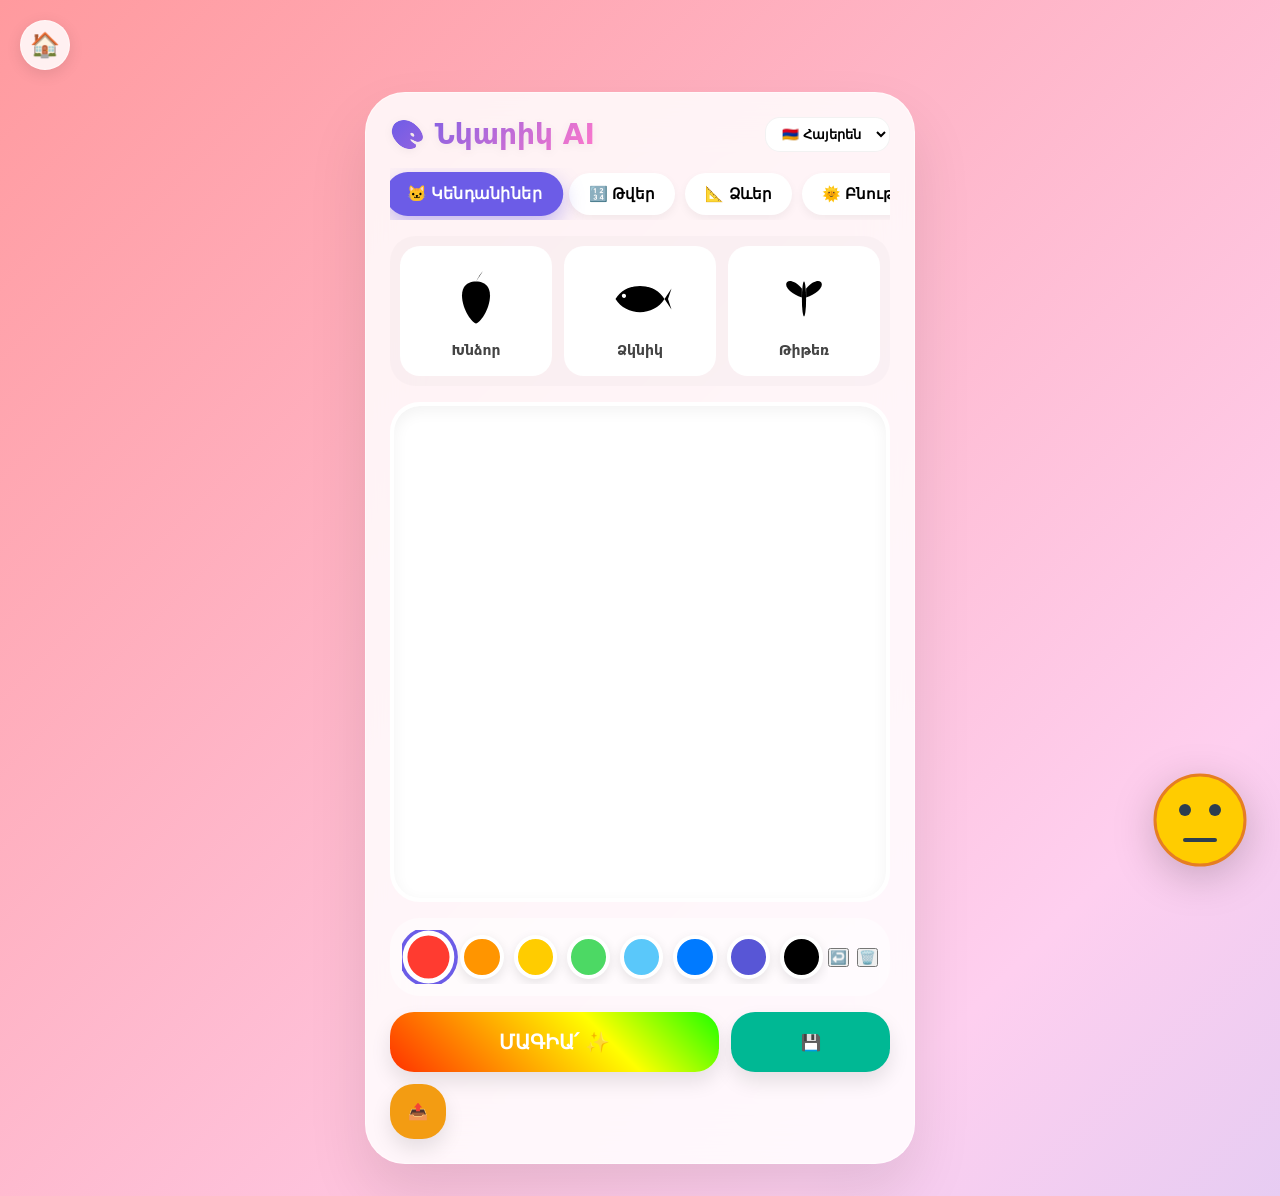
<file: nkarik_kid.html>
<!DOCTYPE html>
<html lang="hy">
<head>
    <meta charset="UTF-8">
    <meta name="viewport" content="width=device-width, initial-scale=1.0, maximum-scale=1.0, user-scalable=no, viewport-fit=cover">
    <title>🎨 Նկարիկ AI — Kid Studio</title>
    <style>
        :root {
            --glass-bg: rgba(255, 255, 255, 0.85);
            --glass-border: rgba(255, 255, 255, 0.5);
            --primary-accent: #6c5ce7;
            --secondary-accent: #00b894;
            --neon-glow: 0 0 15px rgba(108, 92, 231, 0.5);
        }

        * {
            margin: 0;
            padding: 0;
            box-sizing: border-box;
            -webkit-tap-highlight-color: transparent;
            user-select: none;
        }

        @keyframes rainbowBackground {
            0% { background-position: 0% 50%; }
            50% { background-position: 100% 50%; }
            100% { background-position: 0% 50%; }
        }

        body {
            font-family: 'Segoe UI', system-ui, sans-serif;
            background: linear-gradient(135deg, #ff9a9e 0%, #fecfef 20%, #a1c4fd 40%, #c2e9fb 60%, #e0c3fc 80%, #ff9a9e 100%);
            background-size: 400% 400%;
            animation: rainbowBackground 20s ease infinite;
            color: #1D1D1F;
            min-height: 100vh;
            display: flex;
            flex-direction: column;
            align-items: center;
            padding: 12px;
            overflow-x: hidden;
        }

        .back-btn {
            position: fixed;
            top: 20px;
            left: 20px;
            background: var(--glass-bg);
            border: 1px solid var(--glass-border);
            border-radius: 50%;
            width: 50px;
            height: 50px;
            font-size: 24px;
            cursor: pointer;
            display: flex;
            align-items: center;
            justify-content: center;
            backdrop-filter: blur(10px);
            z-index: 100;
            box-shadow: 0 4px 15px rgba(0,0,0,0.1);
        }

        .app-card {
            background: var(--glass-bg);
            backdrop-filter: blur(25px);
            -webkit-backdrop-filter: blur(25px);
            border: 1px solid var(--glass-border);
            border-radius: 40px;
            padding: 24px;
            box-shadow: 0 30px 60px rgba(0,0,0,0.1);
            max-width: 550px;
            width: 100%;
            display: flex;
            flex-direction: column;
            gap: 16px;
            margin-top: 80px;
            margin-bottom: 20px;
            position: relative;
        }

        header {
            display: flex;
            justify-content: space-between;
            align-items: center;
        }

        .brand h1 {
            font-size: 28px;
            font-weight: 900;
            background: linear-gradient(135deg, #6c5ce7, #ff78cb);
            -webkit-background-clip: text;
            -webkit-text-fill-color: transparent;
            filter: drop-shadow(0 2px 4px rgba(0,0,0,0.05));
        }

        .lang-select {
            padding: 8px 12px;
            border-radius: 15px;
            border: 1px solid rgba(0,0,0,0.05);
            background: white;
            font-weight: 700;
            cursor: pointer;
            outline: none;
        }

        .tmpl-tabs {
            display: flex;
            gap: 10px;
            overflow-x: auto;
            padding: 5px 0;
            scrollbar-width: none;
        }
        .tmpl-tabs::-webkit-scrollbar { display: none; }

        .tab-btn {
            padding: 12px 20px;
            border-radius: 25px;
            border: none;
            background: white;
            font-size: 15px;
            font-weight: 800;
            white-space: nowrap;
            cursor: pointer;
            transition: all 0.3s cubic-bezier(0.175, 0.885, 0.32, 1.275);
            box-shadow: 0 4px 10px rgba(0,0,0,0.05);
        }
        .tab-btn.active {
            background: var(--primary-accent);
            color: white;
            transform: scale(1.05);
            box-shadow: 0 8px 20px rgba(108,92,231,0.4);
        }

        .tmpl-grid {
            display: grid;
            grid-template-columns: repeat(3, 1fr);
            gap: 12px;
            max-height: 280px;
            overflow-y: auto;
            padding: 10px;
            border-radius: 25px;
            background: rgba(0,0,0,0.02);
        }

        .tmpl-item {
            background: white;
            border-radius: 20px;
            padding: 15px;
            display: flex;
            flex-direction: column;
            align-items: center;
            gap: 8px;
            cursor: pointer;
            border: 3px solid transparent;
            transition: all 0.2s;
        }
        .tmpl-item.selected {
            border-color: var(--primary-accent);
            background: #f4f1fe;
            transform: scale(0.95);
        }
        .tmpl-item svg { width: 70px; height: 70px; }
        .tmpl-item span { font-weight: 800; font-size: 14px; color: #444; }

        .canvas-container {
            position: relative;
            width: 100%;
            aspect-ratio: 1;
            background: #ffffff;
            border-radius: 30px;
            box-shadow: inset 0 5px 15px rgba(0,0,0,0.05);
            overflow: hidden;
            touch-action: none;
            border: 4px solid white;
        }

        canvas {
            width: 100%;
            height: 100%;
            position: absolute;
            top: 0;
            left: 0;
            z-index: 2;
        }

        .bg-layer {
            position: absolute;
            top: 0; left: 0; width: 100%; height: 100%;
            pointer-events: none;
            opacity: 0.15;
            z-index: 1;
            display: flex;
            align-items: center;
            justify-content: center;
        }

        #guideBall {
            position: absolute;
            width: 20px;
            height: 20px;
            background: var(--primary-accent);
            border-radius: 50%;
            box-shadow: 0 0 15px var(--primary-accent);
            z-index: 3;
            display: none;
            pointer-events: none;
        }

        .tool-bar {
            display: flex;
            justify-content: space-between;
            align-items: center;
            background: rgba(255,255,255,0.5);
            padding: 12px;
            border-radius: 30px;
        }

        .color-palette {
            display: flex;
            gap: 10px;
            overflow-x: auto;
            scrollbar-width: none;
            padding: 5px;
        }
        .color-dot {
            width: 44px;
            height: 44px;
            border-radius: 50%;
            cursor: pointer;
            border: 4px solid white;
            box-shadow: 0 4px 12px rgba(0,0,0,0.1);
            transition: transform 0.2s;
        }
        .color-dot.active {
            transform: scale(1.2);
            box-shadow: 0 0 0 3px var(--primary-accent);
        }

        .main-actions {
            display: grid;
            grid-template-columns: repeat(3, 1fr);
            gap: 12px;
        }

        .btn-action {
            padding: 18px;
            border-radius: 24px;
            border: none;
            font-size: 16px;
            font-weight: 900;
            cursor: pointer;
            color: white;
            transition: all 0.3s;
            display: flex;
            align-items: center;
            justify-content: center;
            gap: 8px;
            box-shadow: 0 10px 20px rgba(0,0,0,0.1);
        }
        .btn-magic {
            background: linear-gradient(45deg, #ff0000, #ff7f00, #ffff00, #00ff00, #0000ff, #8b00ff);
            background-size: 200% 200%;
            animation: gradientShift 5s infinite;
            grid-column: span 2;
            font-size: 20px;
        }
        @keyframes gradientShift { 0% { background-position: 0% 50%; } 50% { background-position: 100% 50%; } 100% { background-position: 0% 50%; } }

        .btn-save { background: var(--secondary-accent); }
        .btn-export { background: #f39c12; }

        .mascot {
            position: fixed;
            bottom: 30px;
            right: 30px;
            width: 100px;
            height: 100px;
            z-index: 1000;
            filter: drop-shadow(0 10px 20px rgba(0,0,0,0.2));
            animation: mascotFloat 4s infinite ease-in-out;
            cursor: pointer;
        }
        @keyframes mascotFloat { 0%, 100% { transform: translateY(0) rotate(-5deg); } 50% { transform: translateY(-15px) rotate(5deg); } }

        .reward-stars {
            position: fixed;
            top: 50%;
            left: 50%;
            transform: translate(-50%, -50%);
            display: none;
            gap: 20px;
            z-index: 5000;
            pointer-events: none;
        }
        .star-reward { font-size: 80px; animation: starRewardPop 0.8s cubic-bezier(0.175, 0.885, 0.32, 1.275) forwards; opacity: 0; }
        @keyframes starRewardPop { 0% { transform: scale(0) rotate(-45deg); opacity: 0; } 100% { transform: scale(1) rotate(0); opacity: 1; } }

        #exportMenu {
            position: absolute;
            bottom: 100%;
            left: 0;
            right: 0;
            background: white;
            border-radius: 20px;
            display: none;
            flex-direction: column;
            gap: 5px;
            padding: 10px;
            box-shadow: 0 -10px 30px rgba(0,0,0,0.1);
            z-index: 10;
        }
        .export-item { padding: 12px; border-radius: 12px; border: none; background: #f9f9f9; font-weight: 700; cursor: pointer; }
        .export-item:hover { background: #eee; }

        #loading {
            position: fixed; inset: 0; background: rgba(255,255,255,0.9);
            display: none; flex-direction: column; items-center; justify-center; z-index: 9000;
        }

        .glow-effect { filter: drop-shadow(0 0 10px rgba(255,255,255,0.8)); }
    </style>
</head>
<body>
    <button class="back-btn" onclick="location.href='index.html'">🏠</button>

    <div class="app-card">
        <header>
            <div class="brand"><h1>🎨 Նկարիկ AI</h1></div>
            <select class="lang-select" id="langSelect" onchange="changeLang(this.value)">
                <option value="hy">🇦🇲 Հայերեն</option>
                <option value="en">🇺🇸 English</option>
                <option value="ru">🇷🇺 Русский</option>
            </select>
        </header>

        <div class="tmpl-tabs" id="catTabs">
            <button class="tab-btn active" onclick="setCat('animals', this)">🐱 Կենդանիներ</button>
            <button class="tab-btn" onclick="setCat('numbers', this)">🔢 Թվեր</button>
            <button class="tab-btn" onclick="setCat('shapes', this)">📐 Ձևեր</button>
            <button class="tab-btn" onclick="setCat('nature', this)">🌞 Բնություն</button>
        </div>

        <div class="tmpl-grid" id="grid"></div>

        <div class="canvas-container">
            <div class="bg-layer" id="bgLayer"></div>
            <div id="guideBall"></div>
            <canvas id="mainCanvas"></canvas>
        </div>

        <div class="tool-bar">
            <div class="color-palette" id="palette"></div>
            <div style="display: flex; gap: 8px;">
                <button class="btn-round" onclick="undo()">↩️</button>
                <button class="btn-round" onclick="clearAll()">🗑️</button>
            </div>
        </div>

        <div class="main-actions">
            <button class="btn-action btn-magic" onclick="magicFill()">ՄԱԳԻԱ՛ ✨</button>
            <button class="btn-action btn-save" onclick="save()">💾</button>
            <div style="position: relative;">
                <button class="btn-action btn-export" onclick="toggleExport()">📤</button>
                <div id="exportMenu">
                    <button class="export-item" onclick="exportFile('png')">PNG</button>
                    <button class="export-item" onclick="exportFile('jpg')">JPG</button>
                    <button class="export-item" onclick="exportFile('svg')">SVG</button>
                </div>
            </div>
        </div>
    </div>

    <div class="mascot" id="mascot" onclick="speakMascot()">
        <svg viewBox="0 0 100 100">
            <circle cx="50" cy="50" r="45" fill="#FFCC00" stroke="#E67E22" stroke-width="3"/>
            <circle cx="35" cy="40" r="6" fill="#2C3E50"/>
            <circle cx="65" cy="40" r="6" fill="#2C3E50"/>
            <path id="mascotMouth" d="M35 65 Q50 80 65 65" fill="none" stroke="#2C3E50" stroke-width="4" stroke-linecap="round"/>
        </svg>
    </div>

    <div class="reward-stars" id="rewards">
        <span class="star-reward">⭐</span><span class="star-reward">⭐</span><span class="star-reward">⭐</span>
    </div>

    <div id="loading"><h2>🪄 Magic...</h2></div>

    <script src="shared/templates.js"></script>
    <script>
        const canvas = document.getElementById('mainCanvas');
        const ctx = canvas.getContext('2d', { alpha: true });
        const bgLayer = document.getElementById('bgLayer');
        const grid = document.getElementById('grid');
        const palette = document.getElementById('palette');
        const guideBall = document.getElementById('guideBall');

        let currentLang = 'hy';
        let currentCat = 'animals';
        let selectedTmpl = null;
        let isDrawing = false;
        let history = [];
        let currentPath = [];
        let currentColor = '#FF3B30';
        let points = [];

        const COLORS = ['#FF3B30', '#FF9500', '#FFCC00', '#4CD964', '#5AC8FA', '#007AFF', '#5856D6', '#000000'];

        const NUMS = [
            {id:'n1', p:'M50 80 L50 320 M30 120 L50 80'},
            {id:'n2', p:'M30 120 Q50 60 70 120 Q70 180 30 320 L70 320'},
            {id:'n3', p:'M30 100 Q70 100 70 160 Q50 200 30 200 M70 160 Q70 300 30 300'},
            {id:'n4', p:'M65 300 L65 80 M30 80 L30 200 L80 200'},
            {id:'n5', p:'M70 80 L30 80 L30 180 Q70 180 70 280 Q70 320 30 320'},
            {id:'n6', p:'M65 80 L30 220 Q30 320 50 320 Q70 320 70 220 Q70 180 50 180 Q30 180 30 220'},
            {id:'n7', p:'M30 80 L75 80 L45 320'},
            {id:'n8', p:'M50 200 Q70 200 70 140 Q70 80 50 80 Q30 80 30 140 Q30 200 50 200 M50 200 Q70 200 70 280 Q70 320 50 320 Q30 320 30 280 Q30 200 50 200'},
            {id:'n9', p:'M40 320 L75 80 Q75 80 30 80 Q30 180 55 180 Q75 180 75 140'}
        ];

        function init() {
            resize();
            renderPalette();
            renderGrid();
            window.addEventListener('resize', resize);
            load();
            speak("Ողջույն! Եկեք միասին սովորենք նկարել:");
        }

        function resize() {
            if (canvas.width === 0 || canvas.height === 0) {
                canvas.width = canvas.parentElement.clientWidth;
                canvas.height = canvas.parentElement.clientWidth;
                ctx.lineCap = 'round'; ctx.lineJoin = 'round'; ctx.lineWidth = 15;
                return;
            }
            const size = canvas.parentElement.clientWidth;
            if (canvas.width === size && canvas.height === size) return;

            const data = ctx.getImageData(0, 0, canvas.width, canvas.height);
            canvas.width = size; canvas.height = size;
            ctx.lineCap = 'round'; ctx.lineJoin = 'round'; ctx.lineWidth = 15;
            ctx.putImageData(data, 0, 0);
        }

        function renderPalette() {
            palette.innerHTML = '';
            COLORS.forEach(c => {
                const d = document.createElement('div');
                d.className = `color-dot ${c===currentColor?'active':''}`;
                d.style.background = c;
                d.onclick = () => {
                    currentColor = c;
                    document.querySelectorAll('.color-dot').forEach(el=>el.classList.remove('active'));
                    d.classList.add('active');
                };
                palette.appendChild(d);
            });
        }

        function renderGrid() {
            grid.innerHTML = '';
            let items = [];
            if(currentCat === 'numbers') {
                NUMS.forEach((n, i) => {
                    items.push({id: n.id, label: {hy:i+1, en:i+1, ru:i+1}, svg: `<svg viewBox="0 0 100 400"><path d="${n.p}" fill="none" stroke="#ddd" stroke-width="15" stroke-dasharray="5,5"/></svg>`, path: n.p});
                });
            } else {
                items = GUIDED_TEMPLATES.filter(t => {
                    if(currentCat==='animals') return t.cat==='animals'||t.cat==='objects';
                    if(currentCat==='shapes') return ['apple','fish','butterfly','star','heart'].includes(t.id);
                    return t.cat === currentCat;
                });
            }
            items.forEach(t => {
                const item = document.createElement('div');
                item.className = `tmpl-item ${selectedTmpl?.id===t.id?'selected':''}`;
                item.innerHTML = `${t.svg}<span>${t.label[currentLang]}</span>`;
                item.onclick = () => select(t);
                grid.appendChild(item);
            });
        }

        function select(t) {
            selectedTmpl = t;
            document.querySelectorAll('.tmpl-item').forEach(i=>i.classList.remove('selected'));
            renderGrid(); // Refresh to show selected
            bgLayer.innerHTML = t.svg;
            bgLayer.classList.add('glow-effect');
            clearCanvas();
            speak(t.label[currentLang]);
            animateGuide(t.path || getPathTemplate(t.id));
        }

        function animateGuide(pathStr) {
            if(!pathStr) return;
            guideBall.style.display = 'block';
            const p = new Path2D(pathStr);
            const temp = document.createElementNS('http://www.w3.org/2000/svg', 'path');
            temp.setAttribute('d', pathStr);
            const len = temp.getTotalLength();
            let start = null;
            const duration = 2000;
            const scale = canvas.width / (currentCat === 'numbers' ? 100 : 500);
            const offset = currentCat === 'numbers' ? 0 : canvas.width * 0.1;

            function step(timestamp) {
                if(!start) start = timestamp;
                const progress = (timestamp - start) / duration;
                if(progress < 1) {
                    const pt = temp.getPointAtLength(progress * len);
                    guideBall.style.left = (pt.x * scale * (currentCat==='numbers'?1:0.8) + offset - 10) + 'px';
                    guideBall.style.top = (pt.y * scale * (currentCat==='numbers'?1:0.8) + offset - 10) + 'px';
                    requestAnimationFrame(step);
                } else {
                    guideBall.style.display = 'none';
                }
            }
            requestAnimationFrame(step);
        }

        function getPos(e) {
            const rect = canvas.getBoundingClientRect();
            const cx = e.touches ? e.touches[0].clientX : e.clientX;
            const cy = e.touches ? e.touches[0].clientY : e.clientY;
            return { x: cx - rect.left, y: cy - rect.top };
        }

        canvas.onmousedown = canvas.ontouchstart = (e) => {
            if(e.type==='touchstart') e.preventDefault();
            isDrawing = true;
            points = [getPos(e)];
        };

        window.onmousemove = window.ontouchmove = (e) => {
            if(!isDrawing) return;
            const p = getPos(e);
            ctx.beginPath();
            ctx.strokeStyle = currentColor;
            ctx.moveTo(points[points.length-1].x, points[points.length-1].y);
            ctx.lineTo(p.x, p.y);
            ctx.stroke();
            points.push(p);
        };

        window.onmouseup = window.ontouchend = () => {
            if(!isDrawing) return;
            isDrawing = false;
            if(points.length > 1) {
                history.push({pts: [...points], c: currentColor});
                save();
            }
        };

        function undo() { history.pop(); redraw(); }
        function clearAll() { history = []; redraw(); bgLayer.innerHTML = ''; selectedTmpl = null; }
        function clearCanvas() { ctx.clearRect(0,0,canvas.width,canvas.height); }

        function redraw() {
            clearCanvas();
            history.forEach(h => {
                ctx.beginPath();
                ctx.strokeStyle = h.c;
                ctx.moveTo(h.pts[0].x, h.pts[0].y);
                h.pts.forEach(p => ctx.lineTo(p.x, p.y));
                ctx.stroke();
            });
        }

        function magicFill() {
            if(!selectedTmpl) return;
            const grad = ctx.createLinearGradient(0,0,canvas.width,canvas.height);
            grad.addColorStop(0,'red'); grad.addColorStop(0.2,'orange'); grad.addColorStop(0.4,'yellow');
            grad.addColorStop(0.6,'green'); grad.addColorStop(0.8,'blue'); grad.addColorStop(1,'violet');

            const pathStr = selectedTmpl.path || getPathTemplate(selectedTmpl.id);
            const p2d = new Path2D(pathStr);
            const scale = canvas.width / (currentCat === 'numbers' ? 100 : 500);
            const offset = currentCat === 'numbers' ? 0 : canvas.width * 0.1;

            ctx.save();
            ctx.translate(offset, offset);
            ctx.scale(scale * (currentCat==='numbers'?1:0.8), scale * (currentCat==='numbers'?1:0.8));

            if(pathStr.toUpperCase().includes('Z')) {
                ctx.fillStyle = grad; ctx.fill(p2d);
            } else {
                ctx.strokeStyle = grad; ctx.lineWidth = 20 / scale; ctx.stroke(p2d);
            }
            ctx.restore();
            showStars();
        }

        function showStars() {
            const r = document.getElementById('rewards');
            r.style.display = 'flex';
            speak("Ապրե՛ս, հիանալի է:");
            setTimeout(()=>r.style.display='none', 3000);
        }

        function exportFile(type) {
            const comp = document.createElement('canvas');
            comp.width = canvas.width; comp.height = canvas.height;
            const cctx = comp.getContext('2d');
            cctx.fillStyle = '#fff'; cctx.fillRect(0,0,comp.width,comp.height);
            cctx.drawImage(canvas, 0, 0);

            const link = document.createElement('a');
            link.download = `nkarik_${Date.now()}.${type}`;
            link.href = comp.toDataURL(`image/${type==='jpg'?'jpeg':type}`);
            link.click();
            toggleExport();
        }

        function toggleExport() {
            const m = document.getElementById('exportMenu');
            m.style.display = m.style.display === 'flex' ? 'none' : 'flex';
        }

        function speakMascot() {
            const phrases = {
                hy: ["Ես քո ընկեր Նկարիկն եմ: Եկեք միասին նկարենք:", "Դու հիանալի ես նկարում:", "Ուզու՞մ ես նոր գույն փորձել:", "Կախարդական կոճակը սեղմիր"],
                en: ["I am your friend Nkarik! Let's draw together!", "You are drawing great!", "Want to try a new color?", "Press the magic button!"],
                ru: ["Я твой друг Нкарик! Давай порисуем вместе!", "Ты отлично рисуешь!", "Хочешь попробовать новый цвет?", "Нажми волшебную кнопку!"]
            };
            const currentPhrases = phrases[currentLang] || phrases.en;
            const randomPhrase = currentPhrases[Math.floor(Math.random() * currentPhrases.length)];
            speak(randomPhrase);
        }

        function speak(text) {
            if(!window.speechSynthesis) return;
            const u = new SpeechSynthesisUtterance(text);
            u.lang = currentLang === 'hy' ? 'hy-AM' : (currentLang === 'ru' ? 'ru-RU' : 'en-US');
            window.speechSynthesis.speak(u);
            const m = document.getElementById('mascotMouth');
            m.setAttribute('d', 'M35 70 L65 70');
            u.onend = () => m.setAttribute('d', 'M35 65 Q50 80 65 65');
        }

        function changeLang(l) { currentLang = l; renderGrid(); }
        function setCat(c, btn) {
            currentCat = c;
            document.querySelectorAll('.tab-btn').forEach(b=>b.classList.remove('active'));
            btn.classList.add('active');
            renderGrid();
        }

        function save() { localStorage.setItem('nkarik_kid_history', JSON.stringify(history)); }
        function load() {
            const saved = localStorage.getItem('nkarik_kid_history');
            if(saved) { history = JSON.parse(saved); redraw(); }
        }

        document.addEventListener('DOMContentLoaded', init);
    </script>
</body>
</html>
</file>
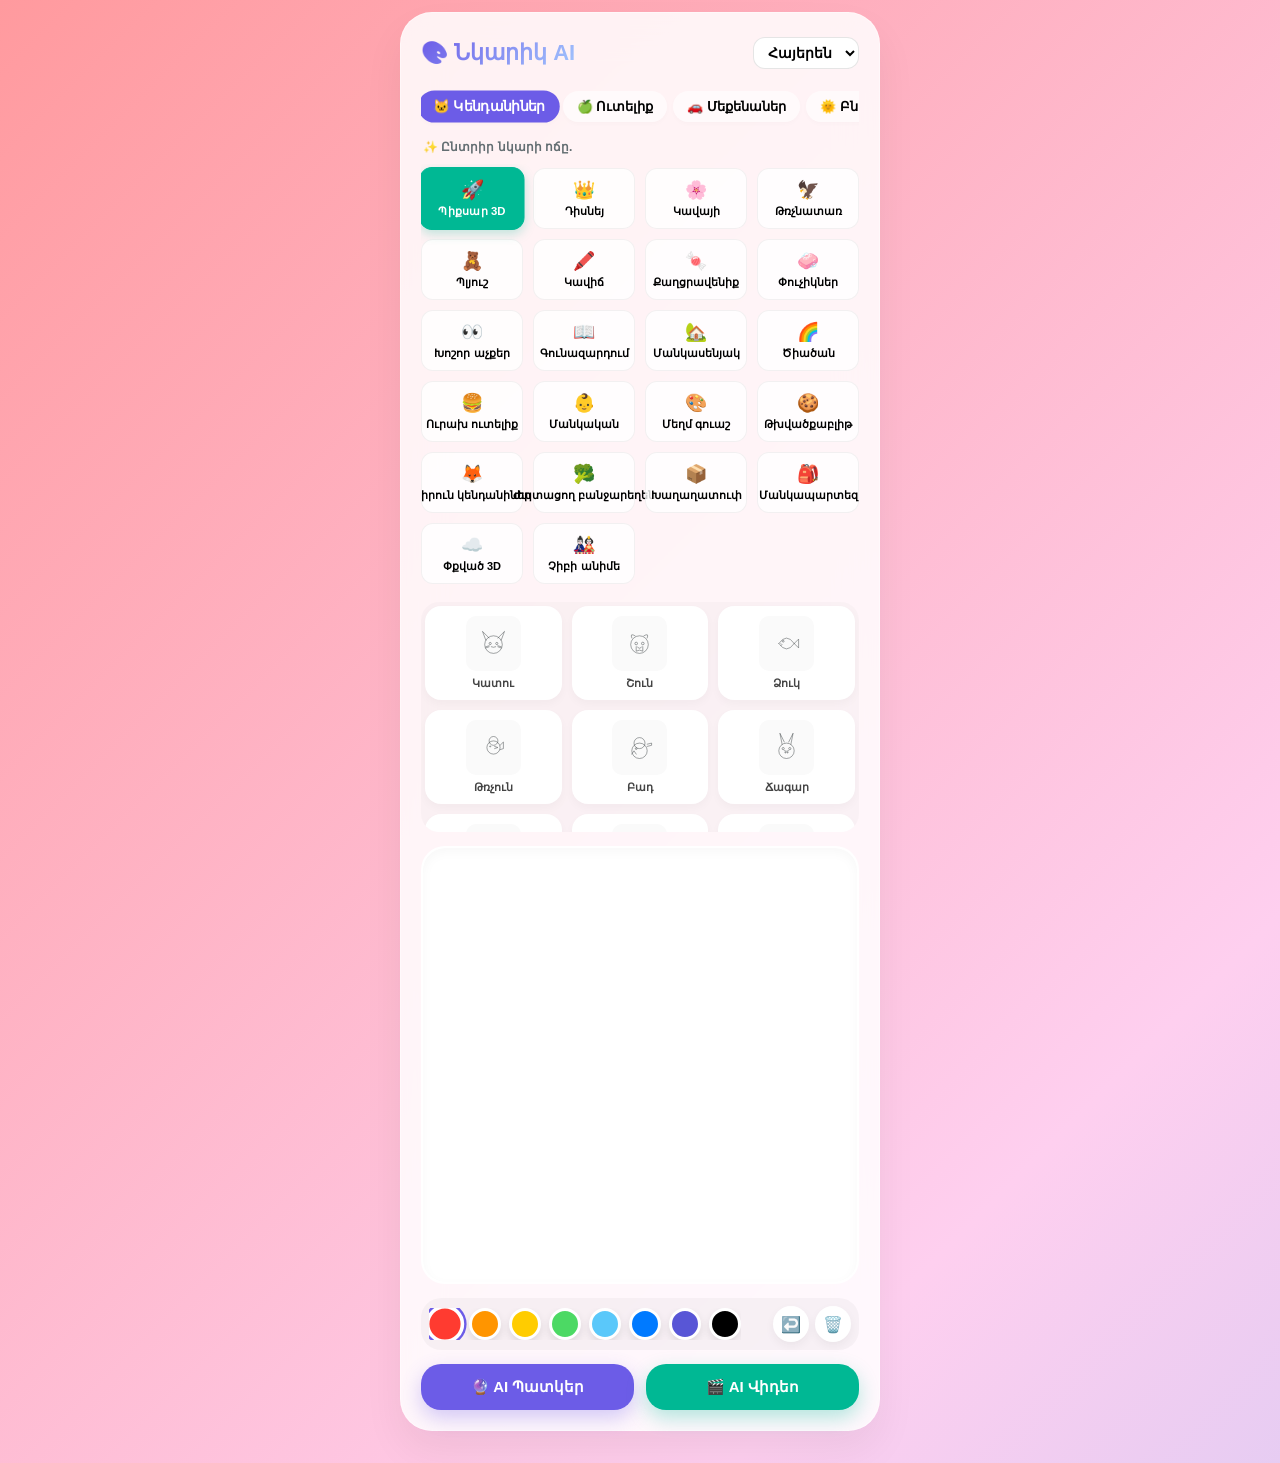
<file: nkarik_kid_1.html>
<!DOCTYPE html>
<html lang="hy">
<head>
    <meta charset="UTF-8">
    <meta name="viewport" content="width=device-width, initial-scale=1.0, maximum-scale=1.0, user-scalable=no, viewport-fit=cover">
    <title>🎨 Նկարիկ AI — Ultimate Education Studio</title>
    <style>
        * { 
            margin: 0; 
            padding: 0; 
            box-sizing: border-box; 
            -webkit-tap-highlight-color: transparent; 
            user-select: none; 
        }
        
        @keyframes rainbowBackground {
            0% { background-position: 0% 50%; }
            50% { background-position: 100% 50%; }
            100% { background-position: 0% 50%; }
        }
        
        body { 
            font-family: -apple-system, BlinkMacSystemFont, "Segoe UI", Roboto, sans-serif; 
            background: linear-gradient(135deg, #ff9a9e 0%, #fecfef 20%, #a1c4fd 40%, #c2e9fb 60%, #e0c3fc 80%, #ff9a9e 100%);
            background-size: 400% 400%;
            animation: rainbowBackground 20s ease infinite;
            color: #1D1D1F; 
            min-height: 100vh; 
            display: flex;
            flex-direction: column;
            align-items: center;
            justify-content: flex-start;
            padding: 12px;
            overflow-y: auto;
        }

        .app-card { 
            background: rgba(255, 255, 255, 0.85); 
            backdrop-filter: blur(20px);
            -webkit-backdrop-filter: blur(20px);
            border: 1px solid rgba(255, 255, 255, 0.4);
            border-radius: 32px; 
            padding: 20px; 
            box-shadow: 0 20px 40px rgba(0,0,0,0.06); 
            max-width: 480px; 
            width: 100%; 
            display: flex; 
            flex-direction: column; 
            gap: 14px; 
            margin-bottom: 20px; 
            transition: all 0.3s ease; 
        }

        header {
            display: flex;
            justify-content: space-between;
            align-items: center;
            padding: 4px 0;
        }

        .brand {
            display: flex;
            align-items: center;
            gap: 8px;
        }

        .brand h1 {
            font-size: 22px;
            font-weight: 800;
            background: linear-gradient(135deg, #6c5ce7, #a1c4fd);
            -webkit-background-clip: text;
            -webkit-text-fill-color: transparent;
        }

        .lang-select {
            padding: 6px 10px;
            border-radius: 12px;
            border: 1px solid rgba(0,0,0,0.1);
            background: white;
            font-size: 14px;
            font-weight: 600;
            outline: none;
            cursor: pointer;
        }

        /* Կատեգորիաների և Ոճերի Տողեր */
        .styleTabs {
            display: grid;
            grid-template-columns: repeat(4, 1fr);
            gap: 10px;
            max-height: 300px;
            overflow-y: auto;
        }
        .tmpl-tabs, .style-tabs {
            display: flex;
            gap: 6px;
            overflow-x: auto;
            padding: 4px 0;
            scrollbar-width: none;
            -webkit-overflow-scrolling: touch;
        }
        .tmpl-tabs::-webkit-scrollbar, .style-tabs::-webkit-scrollbar { display: none; }

        .tab-btn {
            padding: 8px 14px;
            border-radius: 16px;
            border: none;
            background: rgba(255,255,255,0.6);
            font-size: 13px;
            font-weight: 700;
            white-space: nowrap;
            cursor: pointer;
            transition: all 0.25s cubic-bezier(0.4, 0, 0.2, 1);
            box-shadow: 0 2px 5px rgba(0,0,0,0.02);
        }
        .tab-btn.active {
            background: #6c5ce7;
            color: white;
            transform: scale(1.04);
        }

        .style-btn {
            padding: 6px 12px;
            border-radius: 12px;
            border: 1px solid rgba(0, 0, 0, 0.05);
            background: rgba(255, 255, 255, 0.8);
            font-size: 12px;
            font-weight: 600;
            white-space: nowrap;
            cursor: pointer;
            transition: all 0.2s ease;
            display: flex;
            align-items: center;
            gap: 4px;
            flex-direction: column;
        }
        .style-btn.active {
            background: #00b894;
            color: white;
            border-color: #00b894;
            box-shadow: 0 4px 10px rgba(0, 184, 148, 0.25);
            transform: scale(1.03);
        }

        .section-label {
            font-size: 12px;
            font-weight: 700;
            color: #636e72;
            margin-bottom: -4px;
            padding-left: 2px;
        }

        .tmpl-grid {
            display: grid;
            grid-template-columns: repeat(3, 1fr);
            gap: 10px;
            max-height: 230px;
            overflow-y: auto;
            padding: 4px;
            border-radius: 18px;
            background: rgba(0,0,0,0.02);
        }

        .tmpl-item {
            background: white;
            border-radius: 16px;
            padding: 8px;
            display: flex;
            flex-direction: column;
            align-items: center;
            gap: 6px;
            cursor: pointer;
            border: 2px solid transparent;
            transition: all 0.2s;
            box-shadow: 0 4px 10px rgba(0,0,0,0.03);
        }
        .tmpl-item:active, .tmpl-item.selected {
            border-color: #6c5ce7;
            background: #f4f1fe;
            transform: scale(0.96);
        }
        .tmpl-item svg {
            width: 55px;
            height: 55px;
            background: #fafafa;
            border-radius: 10px;
        }
        .tmpl-item span {
            font-size: 11px;
            font-weight: 700;
            text-align: center;
            color: #444;
        }

        .canvas-container {
            position: relative;
            width: 100%;
            aspect-ratio: 1;
            background: #ffffff;
            border-radius: 24px;
            box-shadow: inset 0 4px 12px rgba(0,0,0,0.03);
            overflow: hidden;
            border: 2px solid rgba(255,255,255,0.8);
            touch-action: none;
        }

        canvas {
            width: 100%;
            height: 100%;
            display: block;
            position: absolute;
            top: 0;
            left: 0;
            background: transparent;
            cursor: crosshair;
            z-index: 2;
        }

        .bg-svg-layer {
            position: absolute;
            top: 0; left: 0; width: 100%; height: 100%;
            pointer-events: none;
            opacity: 0.25;
            transition: opacity 0.3s;
            z-index: 1;
        }

        .tool-bar {
            display: flex;
            justify-content: space-between;
            align-items: center;
            background: rgba(0,0,0,0.03);
            padding: 8px;
            border-radius: 20px;
        }

        .color-palette {
            display: flex;
            gap: 8px;
            overflow-x: auto;
            scrollbar-width: none;
        }
        .color-palette::-webkit-scrollbar { display: none; }

        .color-dot {
            width: 32px;
            height: 32px;
            border-radius: 50%;
            cursor: pointer;
            border: 3px solid white;
            box-shadow: 0 4px 8px rgba(0,0,0,0.1);
            transition: transform 0.2s;
        }
        .color-dot.active {
            transform: scale(1.2);
            box-shadow: 0 0 0 2px #6c5ce7;
        }

        .action-btns {
            display: flex;
            gap: 6px;
        }

        .btn-round {
            width: 36px;
            height: 36px;
            border-radius: 50%;
            border: none;
            background: white;
            font-size: 16px;
            display: flex;
            align-items: center;
            justify-content: center;
            cursor: pointer;
            box-shadow: 0 4px 10px rgba(0,0,0,0.05);
            transition: all 0.2s;
        }
        .btn-round:active { transform: scale(0.9); }

        .main-actions {
            display: grid;
            grid-template-columns: 1fr 1fr;
            gap: 12px;
        }

        .btn-primary {
            background: #6c5ce7;
            color: white;
            border: none;
            padding: 14px;
            border-radius: 20px;
            font-size: 15px;
            font-weight: 700;
            cursor: pointer;
            display: flex;
            align-items: center;
            justify-content: center;
            gap: 8px;
            box-shadow: 0 8px 20px rgba(108,92,231,0.3);
            transition: all 0.2s;
        }
        .btn-primary:disabled { background: #b2bec3; box-shadow: none; }
        .btn-secondary { background: #00b894; box-shadow: 0 8px 20px rgba(0,184,148,0.3); }

        .result-panel {
            display: none;
            flex-direction: column;
            gap: 12px;
            width: 100%;
        }

        .result-wrapper {
            width: 100%;
            aspect-ratio: 1;
            border-radius: 28px;
            overflow: hidden;
            background: white;
            box-shadow: 0 15px 35px rgba(0,0,0,0.08);
        }

        .result-img, video { width: 100%; height: 100%; object-fit: cover; }
        
        .loading-box {
            display: none;
            text-align: center;
            font-weight: 700;
            color: #6c5ce7;
            padding: 10px;
            font-size: 15px;
        }
    </style>
</head>
<body>

<div class="app-card">
    <header>
        <div class="brand">
            <h1>🎨 Նկարիկ AI</h1>
        </div>
        <select class="lang-select" id="langSelect">
            <option value="hy">Հայերեն</option>
            <option value="en">English</option>
            <option value="ru">Русский</option>
        </select>
    </header>

    <div class="tmpl-tabs">
        <button class="tab-btn active" data-cat="animals">🐱 <span data-key="cat_animals">Կենդանիներ</span></button>
        <button class="tab-btn" data-cat="food">🍏 <span data-key="cat_food">Ուտելիք</span></button>
        <button class="tab-btn" data-cat="vehicles">🚗 <span data-key="cat_vehicles">Մեքենաներ</span></button>
        <button class="tab-btn" data-cat="nature">🌞 <span data-key="cat_nature">Բնություն</span></button>
        <button class="tab-btn" data-cat="toys">🧸 <span data-key="cat_toys">Խաղալիքներ</span></button>
    </div>

    <div class="section-label" id="styleLabel">✨ Ընտրիր նկարի ոճը.</div>
    <div class="style-tabs" id="styleTabs"></div>

    <div class="tmpl-grid" id="tmplGrid"></div>

    <div class="canvas-container">
        <svg class="bg-svg-layer" id="bgSvg" viewBox="0 0 500 500" xmlns="http://www.w3.org/2000/svg"></svg>
        <canvas id="paintCanvas"></canvas>
    </div>

    <div class="tool-bar">
        <div class="color-palette" id="palette"></div>
        <div class="action-btns">
            <button class="btn-round" id="undoBtn">↩️</button>
            <button class="btn-round" id="clearBtn">🗑️</button>
        </div>
    </div>

    <div class="loading-box" id="loadingText">✨ Magic is happening...</div>

    <div class="main-actions">
        <button class="btn-primary" id="generateBtn">🔮 AI Պատկեր</button>
        <button class="btn-primary btn-secondary" id="videoBtn">🎬 AI Վիդեո</button>
    </div>
</div>

<div class="app-card result-panel" id="resultPanel">
    <h2 style="font-size: 18px; font-weight:700;" id="resultTitle">Քո հրաշքը պատրաստ է</h2>
    <div class="result-wrapper">
        <img class="result-img" id="resultImg" alt="AI Result" style="display:none;">
        <video id="videoFake" autoplay loop muted playsinline style="display:none;"></video>
    </div>
    <div class="main-actions">
        <button class="btn-primary" id="downloadBtn">💾 Պահպանել</button>
        <button class="btn-primary btn-secondary" id="newBtn">✨ Նոր Նկար</button>
    </div>
</div>

<script>
    (function() {
        const UI_STRINGS = {
            hy: {
                cat_animals: "Կենդանիներ", cat_food: "Ուտելիք", cat_vehicles: "Մեքենաներ",
                cat_nature: "Բնություն", cat_toys: "Խաղալիքներ", loading: "✨ Կախարդանքը ընթացքի մեջ է...",
                resultTitle: "Քո հրաշքը պատրաստ է", alertSelect: "Խնդրում ենք ընտրել որևէ կաղապար նախքան սկսելը",
                alertFail: "Օյ, կապի խնդիր եղավ, կրկին փորձիր", style_label: "✨ Ընտրիր նկարի ոճը."
            },
            en: {
                cat_animals: "Animals", cat_food: "Food", cat_vehicles: "Vehicles",
                cat_nature: "Nature", cat_toys: "Toys", loading: "✨ Magic is happening...",
                resultTitle: "Your Masterpiece is Ready", alertSelect: "Please select a template first!",
                alertFail: "Oops! Generation timed out. Try again!", style_label: "✨ Choose drawing style:"
            },
            ru: {
                cat_animals: "Животные", cat_food: "Еда", cat_vehicles: "Машины",
                cat_nature: "Природа", cat_toys: "Игрушки", loading: "✨ Магия происходит...",
                resultTitle: "Твой шедевр готов", alertSelect: "Пожалуйста, выберите шаблон сначала!",
                alertFail: "Ой, ошибка генерации. Попробуйте еще раз!", style_label: "✨ Выбери стиль рисунка:"
            }
        };

        // Ոճերի տվյալների բազա (STYLE_CATEGORIES)
        const STYLE_CATEGORIES = {
           kids: [
                { id: 'pixar', badge: '🚀', hy: 'Պիքսար 3D', en: 'Pixar Inspired', ru: 'Пиксар 3D', prompt: 'cute Pixar 3D style character, smooth rendered lighting, claymation vibrant product design' },
                { id: 'disney', badge: '👑', hy: 'Դիսնեյ', en: 'Disney Inspired', ru: 'Дисней', prompt: 'classic modern Disney animation style, rich magical background, expressive eyes' },
                { id: 'kawaii', badge: '🌸', hy: 'Կավայի', en: 'Cute Kawaii', ru: 'Кавайи', prompt: 'adorable Japanese kawaii aesthetics, pastel colors, tiny smile, soft minimalist art' },
                { id: 'bird_letter', badge: '🦅', hy: 'Թռչնատառ', en: 'Bird-Letter', ru: 'Птичий шрифт', prompt: 'traditional ornate Armenian Bird-Letter (Թռչնատառ) manuscript style, ancient miniature illumination, decorative gold accents' },
                { id: 'plush', badge: '🧸', hy: 'Պլյուշ', en: 'Plush Toy', ru: 'Плюшевый', prompt: 'soft textured plush toy style, felt fabric details, cute stuffed animal texture' },
                { id: 'crayon', badge: '🖍️', hy: 'Կավիճ', en: 'Crayon Sketch', ru: 'Мелки', prompt: 'vibrant child drawing sketch, wax crayon texture, playful arts and crafts background' },
                { id: 'candy', badge: '🍬', hy: 'Քաղցրավենիք', en: 'Candy Style', ru: 'Конфетный', prompt: 'sweet glossy candy wonderland style, vibrant sugar coat colors' },
                { id: 'bubble', badge: '🧼', hy: 'Փուչիկներ', en: 'Bubble Cartoon', ru: 'Пузыри', prompt: 'bubbly round 3D vector cartoon illustration, glossy simple clay' },
                { id: 'bigeyes', badge: '👀', hy: 'Խոշոր աչքեր', en: 'Big Eyes Cartoon', ru: 'Большие глаза', prompt: 'big expressive shiny eyes baby cartoon design' },
                { id: 'coloring', badge: '📖', hy: 'Գունազարդում', en: 'Toddler Coloring', ru: 'Раскраска', prompt: 'clean solid colors with thick black outlines, toddler learning book style' },
                { id: 'nursery', badge: '🏡', hy: 'Մանկասենյակ', en: 'Nursery Style', ru: 'Детская комната', prompt: 'sweet whimsical nursery wallpaper art, soft warm pencil textures' },
                { id: 'rainbow', badge: '🌈', hy: 'Ծիածան', en: 'Rainbow Style', ru: 'Радужный', prompt: 'magical vibrant rainbow color scheme overlay' },
                { id: 'funnyfood', badge: '🍔', hy: 'Ուրախ ուտելիք', en: 'Funny Food Style', ru: 'Веселая еда', prompt: 'adorable living food item with tiny hands and joyful expressions' },
                { id: 'babycartoon', badge: '👶', hy: 'Մանկական', en: 'Baby Cartoon', ru: 'Малыш Мультик', prompt: 'very simple clean character design for infants' },
                { id: 'pastelkids', badge: '🎨', hy: 'Մեղմ գուաշ', en: 'Soft Pastel Kids', ru: 'Нежная пастель', prompt: 'delicate light pastel palette drawing, gentle gouache' },
                { id: 'cookie', badge: '🍪', hy: 'Թխվածքաբլիթ', en: 'Cookie Cartoon', ru: 'Печенье', prompt: 'baked warm golden cookie textured overlay, cute frosting outlines' },
                { id: 'cuteanimal', badge: '🦊', hy: 'Սիրուն կենդանիներ', en: 'Cute Animal Style', ru: 'Милые животные', prompt: 'charming fluffy baby animal art style, fantasy fairytale coloring' },
                { id: 'smilingveggies', badge: '🥦', hy: 'Ժպտացող բանջարեղեն', en: 'Smiling Veggies', ru: 'Улыбающиеся овощи', prompt: 'healthy happy smiling animated vegetable character art' },
                { id: 'toybox', badge: '📦', hy: 'Խաղաղատուփ', en: 'Toy Box Style', ru: 'Коробка игрушек', prompt: 'miniature toy collection look, plastic and wooden toy model shading' },
                { id: 'kindergarten', badge: '🎒', hy: 'Մանկապարտեզ', en: 'Kindergarten Art', ru: 'Детский сад', prompt: 'innocent wax crayon and finger paint chaos style, raw child art' },
                { id: 'puffy', badge: '☁️', hy: 'Փքված 3D', en: 'Puffy Cartoon', ru: 'Пухлый 3D', prompt: 'inflated puffy 3D sticker style, smooth claymation soft shadow' },
                { id: 'chibi', badge: '🎎', hy: 'Չիբի անիմե', en: 'Chibi Kids', ru: 'Чиби', prompt: 'cute proportional chibi anime layout, large head, adorable features' }
            ]
        };

        function S(p) { return `<path d="${p}" fill="none" stroke="#2d3436" stroke-width="4" stroke-linecap="round"/>`; }
        function C(x,y,r) { return `<circle cx="${x}" cy="${y}" r="${r}" fill="none" stroke="#2d3436" stroke-width="4"/>`; }
        function R(x,y,w,h,rx) { return `<rect x="${x}" y="${y}" width="${w}" height="${h}" rx="${rx}" fill="none" stroke="#2d3436" stroke-width="4"/>`; }
        function L(x1,y1,x2,y2) { return `<line x1="${x1}" y1="${y1}" x2="${x2}" y2="${y2}" stroke="#2d3436" stroke-width="4" stroke-linecap="round"/>`; }

        // Database Injection
        const templates = [
            // 🍎 FOOD & FRUITS (15)
            {id:'apple', en:'Apple', hy:'Խնձոր', ru:'Яблоко', cat:'food', prompt:'cute cartoon apple for toddlers', svg: S('M250 140 Q270 120 290 140') + C(250,260,90) },
            {id:'banana', en:'Banana', hy:'Բանան', ru:'Банан', cat:'food', prompt:'happy yellow banana illustration', svg: S('M180 180 Q250 120 320 180 Q280 280 250 320 Q220 280 180 180') },
            {id:'orange', en:'Orange', hy:'Նարինջ', ru:'Апельсин', cat:'food', prompt:'simple orange fruit drawing', svg: C(250,250,80) + S('M250 170 L250 140 M240 180 L260 180') },
            {id:'strawberry', en:'Strawberry', hy:'Ելակ', ru:'Клубника', cat:'food', prompt:'cute strawberry with leaves', svg: S('M200 180 L250 320 L300 180 Q250 150 200 180') + S('M250 150 Q230 120 270 120 Q290 150 250 150') + C(230,220,5)+C(270,220,5)+C(250,260,5) },
            {id:'watermelon', en:'Watermelon', hy:'Ձմերուկ', ru:'Арбуз', cat:'food', prompt:'slice of watermelon cartoon', svg: S('M150 250 Q250 150 350 250 L150 250') + S('M150 250 L350 250') + S('M250 250 L250 210') + C(220,220,3)+C(280,220,3) },
            {id:'grapes', en:'Grapes', hy:'Խաղող', ru:'Виноград', cat:'food', prompt:'bunch of grapes simple', svg: S('M250 140 L250 180') + C(230,190,20)+C(270,190,20)+C(220,220,20)+C(260,220,20)+C(240,250,20)+C(230,240,10)+C(260,260,10) },
            {id:'pear', en:'Pear', hy:'Տանձ', ru:'Груша', cat:'food', prompt:'cute pear drawing', svg: S('M250 140 L250 160') + S('M250 160 Q220 200 210 260 Q250 320 290 260 Q280 200 250 160') },
            {id:'peach', en:'Peach', hy:'Դեղձ', ru:'Персик', cat:'food', prompt:'soft peach fruit illustration', svg: S('M250 140 L250 160') + C(220,200,50)+C(280,200,50)+C(250,280,60) + S('M250 160 Q250 200 250 250') },
            {id:'pineapple', en:'Pineapple', hy:'Անանաս', ru:'Ананас', cat:'food', prompt:'happy pineapple cartoon', svg: S('M250 320 L250 180') + R(210,180,80,120,20) + S('M250 180 Q230 140 210 120 M250 180 L250 110 M250 180 Q270 140 290 120') },
            {id:'cherry', en:'Cherry', hy:'Բալ', ru:'Вишня', cat:'food', prompt:'two cherries on a stem', svg: L(250,180,220,250)+L(250,180,280,250) + C(220,260,15)+C(280,260,15)+S('M250 180 Q240 150 260 140') },
            {id:'carrot', en:'Carrot', hy:'Գազար', ru:'Морковь', cat:'food', prompt:'orange carrot with leaves', svg: S('M250 140 L230 300 L270 300 L250 140') + S('M250 140 Q230 100 210 120 M250 140 L250 100 M250 140 Q270 100 290 120') },
            {id:'tomato', en:'Tomato', hy:'Լոլիկ', ru:'Помидор', cat:'food', prompt:'cute red tomato', svg: C(250,260,80) + S('M250 180 Q230 150 270 150 Q290 180 250 180') },
            {id:'cookie', en:'Cookie', hy:'Թխվածք', ru:'Печенье', cat:'food', prompt:'chocolate chip cookie simple', svg: C(250,250,90) + C(220,220,10)+C(280,240,10)+C(240,270,10)+C(270,280,8) },
            {id:'pizza', en:'Pizza', hy:'Պիցցա', ru:'Пицца', cat:'food', prompt:'slice of pizza cartoon', svg: S('M150 180 L350 180 L250 320 L150 180') + C(220,220,8)+C(280,240,8)+C(250,260,8) },
            {id:'icecream', en:'Ice Cream', hy:'Պաղպաղակ', ru:'Мороженое', cat:'food', prompt:'ice cream cone simple drawing', svg: S('M220 250 L280 250 L250 330 L220 250') + C(250,200,50) },

            // 🐶 ANIMALS (15)
            {id:'cat', en:'Cat', hy:'Կատու', ru:'Кошка', cat:'animals', prompt:'cute cat face for kids', svg: C(250,260,80)+S('M180 220 L150 140 L210 200 M320 220 L350 140 L290 200')+C(220,250,10)+C(280,250,10)+S('M230 280 Q250 290 270 280')+L(210,270,180,280)+L(290,270,320,280)+L(210,280,180,290)+L(290,280,320,290) },
            {id:'dog', en:'Dog', hy:'Շուն', ru:'Собака', cat:'animals', prompt:'happy dog face cartoon', svg: C(250,260,80)+S('M180 200 Q160 150 210 180 M320 200 Q340 150 290 180')+C(220,250,12)+C(280,250,12)+S('M230 280 Q250 310 270 280')+S('M220 280 L220 320 L250 310 L280 320 L280 280') },
            {id:'fish', en:'Fish', hy:'Ձուկ', ru:'Рыба', cat:'animals', prompt:'simple cartoon fish', svg: S('M180 250 Q250 150 320 250 Q250 350 180 250') + S('M320 250 L360 210 L360 290 L320 250') + C(220,230,8)+S('M200 250 Q220 260 200 270') },
            {id:'bird', en:'Bird', hy:'Թռչուն', ru:'Птица', cat:'animals', prompt:'cute little bird simple', svg: C(250,250,60)+C(250,190,40)+S('M310 230 L340 200 L340 260 L310 270')+C(220,240,5)+S('M260 240 L290 250 L260 260') },
            {id:'duck', en:'Duck', hy:'Բադ', ru:'Утка', cat:'animals', prompt:'yellow rubber duck style', svg: C(250,280,70)+C(250,210,50)+S('M320 220 L360 210 L360 230 L320 240')+C(220,260,8)+S('M180 310 L200 280 L220 310') },
            {id:'rabbit', en:'Rabbit', hy:'Ճագար', ru:'Кролик', cat:'animals', prompt:'cute bunny face drawing', svg: C(250,280,70)+S('M210 220 L190 120 L230 200 M290 220 L310 120 L270 200')+C(220,260,10)+C(280,260,10)+S('M230 280 Q250 290 270 280')+C(240,295,5)+C(260,295,5) },
            {id:'bear', en:'Bear', hy:'Արջ', ru:'Медведь', cat:'animals', prompt:'teddy bear face simple', svg: C(250,260,80)+C(190,200,30)+C(310,200,30)+C(220,250,12)+C(280,250,12)+S('M230 280 Q250 300 270 280')+C(250,265,15)+S('M240 260 L260 260') },
            {id:'lion', en:'Lion', hy:'Առյուծ', ru:'Лев', cat:'animals', prompt:'cute lion face with mane', svg: C(250,250,70)+S('M250 250 L180 180 M250 250 L320 180 M250 250 L320 320 M250 250 L180 320 M250 250 L250 150 M250 250 L250 350 M250 250 L150 250 M250 250 L350 250')+C(220,240,8)+C(280,240,8)+S('M230 270 Q250 285 270 270') },
            {id:'elephant', en:'Elephant', hy:'Փիղ', ru:'Слон', cat:'animals', prompt:'happy elephant with trunk', svg: C(250,250,80)+S('M180 220 L140 180 L200 200 M320 220 L360 180 L300 200')+C(220,250,10)+C(280,250,10)+S('M250 270 L250 330 Q250 350 230 350') },
            {id:'monkey', en:'Monkey', hy:'Կապիկ', ru:'Обезьяна', cat:'animals', prompt:'cute monkey face cartoon', svg: C(250,250,80)+C(190,200,30)+C(310,200,30)+C(220,240,12)+C(280,240,12)+S('M230 270 Q250 290 270 270')+S('M210 260 Q250 240 290 260') },
            {id:'panda', en:'Panda', hy:'Պանդա', ru:'Панда', cat:'animals', prompt:'baby panda face drawing', svg: C(250,250,80)+C(190,200,30)+C(310,200,30)+S('M220 220 Q240 210 260 230 Q240 250 220 220') + S('M280 220 Q300 210 320 230 Q300 250 280 220') + C(250,265,8)+S('M230 280 Q250 295 270 280') },
            {id:'cow', en:'Cow', hy:'Կով', ru:'Корова', cat:'animals', prompt:'simple cow face with spots', svg: C(250,260,80)+S('M180 220 L160 180 L200 210 M320 220 L340 180 L300 200')+C(220,250,10)+C(280,250,10)+S('M230 280 Q250 300 270 280')+C(220,200,20)+C(280,280,15) },
            {id:'pig', en:'Pig', hy:'Խոզ', ru:'Свинья', cat:'animals', prompt:'pink pig face cute', svg: C(250,260,80)+S('M180 220 L170 190 L200 210 M320 220 L330 190 L300 210')+C(220,250,8)+C(280,250,8)+S('M240 270 L260 270 L260 285 L240 285 Z') + L(240,277)+L(260,277) },
            {id:'turtle', en:'Turtle', hy:'Կրիա', ru:'Черепаха', cat:'animals', prompt:'cute turtle cartoon', svg: C(250,250,90)+S('M180 200 Q160 180 140 200 M320 200 Q340 180 360 200 M180 300 Q160 320 140 300 M320 300 Q340 320 360 300 M250 340 Q270 360 250 380')+S('M180 200 L220 200 M320 200 L280 200 M180 300 L220 300 M320 300 L280 300') },
            {id:'butterfly', en:'Butterfly', hy:'Թիթեռ', ru:'Бабочка', cat:'animals', prompt:'colorful butterfly simple', svg: S('M250 150 Q220 200 180 180 Q140 250 250 250 Q360 250 320 180 Q280 200 250 150') + L(250,150,250,350)+S('M250 150 Q230 140 250 130 Q270 140 250 150') },

            // 🚗 VEHICLES (15)
            {id:'car', en:'Car', hy:'Մեքենա', ru:'Машина', cat:'vehicles', prompt:'simple colorful car for kids', svg: R(120,240,260,100,20)+S('M160 240 L190 160 L310 160 L340 240')+C(180,340,35)+C(320,340,35)+R(200,260,100,40,5)+R(140,200,60,40,5)+R(300,200,40,40,5) },
            {id:'bus', en:'Bus', hy:'Ավտոբուս', ru:'Автобус', cat:'vehicles', prompt:'yellow school bus cartoon', svg: R(100,200,300,160,20)+R(130,140,80,60,10)+R(290,140,80,60,10)+C(160,360,35)+C(340,360,35)+R(120,240,40,40,5)+R(180,240,40,40,5)+R(240,240,40,40,5) },
            {id:'train', en:'Train', hy:'Գնացք', ru:'Поезд', cat:'vehicles', prompt:'cute steam train simple', svg: R(100,220,200,120,15)+R(140,180,120,40,5)+R(300,200,100,140,10)+L(100,340,400,340)+C(150,360,25)+C(250,360,25)+C(350,360,25)+S('M160 180 L160 140 L140 140') },
            {id:'airplane', en:'Airplane', hy:'Ինքնաթիռ', ru:'Самолет', cat:'vehicles', prompt:'friendly airplane cartoon', svg: S('M150 250 Q250 150 350 250 Q250 350 150 250')+S('M250 200 L250 100 L300 150 L250 200')+S('M250 250 L250 300 L200 280 L250 250')+C(200,220,10)+C(240,220,10)+C(280,220,10) },
            {id:'helicopter', en:'Helicopter', hy:'Ուղղաթիռ', ru:'Вертолет', cat:'vehicles', prompt:'simple helicopter drawing', svg: R(180,200,140,100,30)+S('M250 200 L250 100')+L(150,100,350,100)+R(150,280,200,40,10)+S('M320 250 L360 250 L360 280') },
            {id:'bike', en:'Bicycle', hy:'Հեծանիվ', ru:'Велосипед', cat:'vehicles', prompt:'simple bicycle cartoon', svg: C(180,300,60)+C(320,300,60)+S('M180 300 L250 200 L320 300 M250 200 L220 240 L280 240 L320 300 M220 240 L180 300')+S('M240 180 L260 180 L250 200') },
            {id:'boat', en:'Boat', hy:'Նավակ', ru:'Лодка', cat:'vehicles', prompt:'cute sailboat simple', svg: S('M150 250 Q250 280 350 250 L320 200 L180 200 L150 250')+L(250,200,250,100)+S('M250 100 L250 180 L320 200 L250 200') },
            {id:'rocket', en:'Rocket', hy:'Հրթիռ', ru:'Ракета', cat:'vehicles', prompt:'space rocket cartoon kids', svg: S('M250 100 Q300 180 300 280 L200 280 Q200 180 250 100')+L(200,280,180,320,220,280)+L(300,280,320,320,280,280)+L(220,280,280,280)+C(250,180,20)+L(230,280,230,320,250,300,270,320,270,280) },
            {id:'tractor', en:'Tractor', hy:'Տրակտոր', ru:'Трактор', cat:'vehicles', prompt:'farm tractor simple drawing', svg: R(120,220,160,100,15)+R(280,180,120,140,15)+C(160,320,50)+C(340,300,65)+L(280,240,320,240,320,200,280,200)+S('M120 220 L120 260 L80 260 L80 220 L120 220') },
            {id:'policecar', en:'Police Car', hy:'Ոստիկանություն', ru:'Полиция', cat:'vehicles', prompt:'police car cartoon for kids', svg: R(120,240,260,100,20)+S('M160 240 L190 160 L310 160 L340 240')+C(180,340,35)+C(320,340,35)+R(200,260,100,40,5)+R(230,150,40,20,5)+L(230,150,250,130,270,150) },
            {id:'firetruck', en:'Fire Truck', hy:'Հրշեջ', ru:'Пожарная', cat:'vehicles', prompt:'red fire truck simple', svg: R(100,220,180,120,15)+R(280,180,120,160,15)+C(160,340,35)+C(340,340,35)+L(280,200,340,200)+S('M100 220 L100 160 L280 160')+C(120,160,20)+R(280,200,40,40,5) },
            {id:'ambulance', en:'Ambulance', hy:'Շտապ օգնություն', ru:'Скорая', cat:'vehicles', prompt:'ambulance van cartoon', svg: R(120,180,160,160,15)+R(280,220,100,120,15)+C(180,340,35)+C(320,340,35)+L(280,240,320,240,320,200,280,200)+S('M180 200 L220 200 L200 220 L200 260 L200 220 L160 220 L200 220') },
            {id:'taxi', en:'Taxi', hy:'Տաքսի', ru:'Такси', cat:'vehicles', prompt:'yellow taxi cab simple', svg: R(120,240,260,100,20)+S('M160 240 L190 160 L310 160 L340 240')+C(180,340,35)+C(320,340,35)+R(200,260,100,40,5)+R(240,150,20,20,3) },
            {id:'scooter', en:'Scooter', hy:'Սկուտեր', ru:'Самокат', cat:'vehicles', prompt:'kids scooter cartoon', svg: L(180,340,240,240,220,140)+L(150,140,220,140)+C(180,340,35)+C(220,340,35)+S('M220 340 L250 340') },
            {id:'ship', en:'Ship', hy:'Նավ', ru:'Корабль', cat:'vehicles', prompt:'big cruise ship simple', svg: S('M100 280 Q250 320 400 280 L380 200 L120 200 L100 280')+L(250,200,250,120)+L(200,200,300,200)+L(180,150,250,150,250,120)+C(220,160,10)+C(250,160,10)+C(280,160,10) },

            // 🌞 NATURE (15)
            {id:'sun', en:'Sun', hy:'Արեւ', ru:'Солнце', cat:'nature', prompt:'smiling sun cartoon for toddlers', svg: C(250,250,80)+L(250,150,250,120)+L(250,350,250,380)+L(150,250,120,250)+L(350,250,380,250)+L(170,170,140,140)+L(330,330,360,360)+L(330,170,360,140)+L(170,330,140,360)+C(220,240,8)+C(280,240,8)+S('M220 270 Q250 290 280 270') },
            {id:'moon', en:'Moon', hy:'Լուսին', ru:'Луна', cat:'nature', prompt:'cute crescent moon cartoon', svg: S('M250 120 Q150 250 250 380 Q180 250 250 120')+C(200,200,5)+C(220,260,5)+S('M200 240 Q220 250 240 240') },
            {id:'cloud', en:'Cloud', hy:'Ամպ', ru:'Облако', cat:'nature', prompt:'fluffy white cloud simple', svg: S('M150 280 Q150 220 200 220 Q200 160 260 180 Q320 160 320 220 Q380 220 380 280 L150 280') },
            {id:'rainbow', en:'Rainbow', hy:'Ծիածան', ru:'Радуга', cat:'nature', prompt:'colorful rainbow simple drawing', svg: S('M100 280 Q250 100 400 280')+S('M120 280 Q250 130 380 280')+S('M140 280 Q250 160 360 280')+S('M160 280 Q250 190 340 280') },
            {id:'tree', en:'Tree', hy:'Ծառ', ru:'Дерево', cat:'nature', prompt:'simple green tree cartoon', svg: S('M250 320 L220 180 Q250 100 280 180 L250 320')+R(230,320,40,60,5)+S('M200 220 L300 220 M210 160 L290 160 M220 100 L280 100') },
            {id:'flower', en:'Flower', hy:'Ծաղիկ', ru:'Цветок', cat:'nature', prompt:'cute simple flower drawing', svg: C(250,200,20)+C(250,300,20)+C(200,250,20)+C(300,250,20)+C(215,215,20)+C(285,215,20)+C(215,285,20)+C(285,285,20)+L(250,320,250,380)+S('M250 350 Q230 360 210 350') },
            {id:'mountain', en:'Mountain', hy:'Սար', ru:'Гора', cat:'nature', prompt:'simple mountain with snow', svg: S('M100 320 L250 140 L400 320 L100 320')+S('M210 180 L250 140 L290 180 Z')+S('M250 140 L250 320')+S('M180 240 L320 240') },
            {id:'star', en:'Star', hy:'Աստղ', ru:'Звезда', cat:'nature', prompt:'shooting star simple cartoon', svg: S('M250 100 L280 200 L380 200 L300 260 L330 360 L250 300 L170 360 L200 260 L120 200 L220 200 Z')+C(340,140,15)+C(360,160,10)+C(320,170,8) },
            {id:'snowflake', en:'Snowflake', hy:'Ձնափաթիլ', ru:'Снежинка', cat:'nature', prompt:'beautiful snowflake simple', svg: L(250,120,250,380)+L(120,250,380,250)+L(150,150,350,350)+L(350,150,150,350)+S('M250 120 L230 150 L270 150 Z')+S('M250 380 L230 350 L270 350 Z')+S('M120 250 L150 230 L150 270 Z')+S('M380 250 L350 230 L350 270 Z')+C(200,180,5)+C(300,320,5)+C(180,320,5)+C(300,180,5) },
            {id:'rain', en:'Rain', hy:'Անձրեւ', ru:'Дождь', cat:'nature', prompt:'rain clouds and drops', svg: S('M150 220 Q150 180 200 180 Q200 140 260 160 Q320 140 320 180 Q380 180 380 220 L150 220')+L(180,240,160,280)+L(220,240,200,280)+L(260,240,240,280)+L(300,240,280,280)+L(340,240,320,280)+C(200,290,3)+C(250,290,3)+C(300,290,3) },
            {id:'tornado', en:'Tornado', hy:'Փոթորիկ', ru:'Торнадо', cat:'nature', prompt:'simple tornado swirl', svg: S('M250 100 Q150 150 280 200 Q200 250 300 300 Q250 350 250 380')+S('M250 120 L230 140 M250 120 L270 140')+S('M280 180 L260 200 M280 180 L300 200')+S('M200 240 L180 260 M200 240 L220 260') },
            {id:'volcano', en:'Volcano', hy:'Հրաբուխ', ru:'Вулкан', cat:'nature', prompt:'erupting volcano cartoon', svg: S('M150 350 L220 200 L280 200 L350 350 L150 350')+S('M250 180 Q230 120 280 150 Q240 100 220 140 Q200 80 250 120 Q220 60 260 100')+C(250,220,15)+L(240,240,260,240)+L(230,260,270,260)+L(220,280,280,280) },
            {id:'island', en:'Island', hy:'Կղզի', ru:'Остров', cat:'nature', prompt:'tropical island with palm', svg: S('M100 320 Q250 350 400 320 Q300 300 250 300 Q200 300 100 320')+L(250,300,250,150)+S('M250 150 Q200 120 180 160 Q200 100 250 120 Q220 180 250 150 Q300 180 250 150 Q280 120 250 100 Q300 100 320 160 Q300 120 250 150')+C(230,140,8)+C(270,140,8) },
            {id:'waterfall', en:'Waterfall', hy:'Ջրվեժ', ru:'Водопад', cat:'nature', prompt:'simple waterfall cartoon', svg: R(150,100,200,100,10)+L(180,200,160,350,180,350)+L(220,200,200,350,220,350)+L(260,200,240,350,260,350)+L(300,200,280,350,300,350)+S('M150 350 Q250 380 350 350')+C(180,250,10)+C(250,250,10)+C(300,250,10) },
            {id:'cave', en:'Cave', hy:'Քարայր', ru:'Пещера', cat:'nature', prompt:'simple cave entrance', svg: S('M100 320 Q100 150 250 150 Q400 150 400 320 L100 320')+S('M200 320 Q200 200 250 200 Q300 200 300 320 L200 320')+S('M150 220 L170 250 M350 220 L330 250')+C(250,180,15)+C(220,180,10)+C(280,180,10) },

            // 🧸 TOYS & CUTE (15)
            {id:'ball', en:'Ball', hy:'Գնդակ', ru:'Мяч', cat:'toys', prompt:'colorful striped ball simple', svg: C(250,250,90)+S('M250 160 Q280 250 250 340')+S('M160 250 Q250 280 340 250') },
            {id:'teddy', en:'Teddy Bear', hy:'Արջուկ', ru:'Плюшевый мишка', cat:'toys', prompt:'cute teddy bear sitting', svg: C(250,220,60)+S('M190 180 L170 140 L210 170 M310 180 L330 140 L290 170')+C(220,210,8)+C(280,210,8)+S('M230 230 Q250 250 270 230')+R(200,260,100,100,30)+L(180,300,150,280)+L(320,300,350,280)+L(210,360,190,390,230,390)+L(290,360,310,390,270,390) },
            {id:'balloon', en:'Balloon', hy:'Փուչիկ', ru:'Воздушный шар', cat:'toys', prompt:'simple balloon with string', svg: S('M250 350 Q200 200 250 120 Q300 200 250 350')+L(250,350,250,400)+S('M240 350 Q250 370 260 350')+C(250,180,15) },
            {id:'blocks', en:'Blocks', hy:'Խորանարդ', ru:'Кубики', cat:'toys', prompt:'stacked building blocks', svg: R(220,200,60,60,5)+R(160,260,60,60,5)+R(280,260,60,60,5)+R(220,320,60,60,5)+C(250,230,8)+L(190,290,220,290,190,320)+S('M310 290 L310 320') },
            {id:'kite', en:'Kite', hy:'Օդապարիկ', ru:'Воздушный змей', cat:'toys', prompt:'diamond kite cartoon', svg: S('M250 100 L350 250 L250 400 L150 250 Z')+L(250,400,280,380,250,360,270,390,250,400)+S('M250 100 Q230 80 250 60 Q270 80 250 100') },
            {id:'robot', en:'Robot', hy:'Ռոբոտ', ru:'Робот', cat:'toys', prompt:'friendly box robot cartoon', svg: R(200,180,100,80,10)+R(180,260,140,100,15)+R(210,360,80,60,10)+C(230,210,10)+C(270,210,10)+L(150,280,180,280)+L(320,280,350,280)+S('M250 180 L250 150 L230 130 M250 150 L270 130')+C(250,130,5) },
            {id:'doll', en:'Doll', hy:'Տիկնիկ', ru:'Кукла', cat:'toys', prompt:'simple ragdoll cartoon', svg: C(250,180,40)+R(200,220,100,120,30)+L(170,260,140,240,150,280,170,300)+L(330,260,360,240,350,280,330,300)+L(220,340,200,380,240,380)+L(280,340,300,380,260,380)+S('M220 170 L280 170 Q280 150 220 150 Z')+C(230,175,5)+C(270,175,5)+S('M240 190 Q250 200 260 190') },
            {id:'drum', en:'Drum', hy:'Թմբուկ', ru:'Барабан', cat:'toys', prompt:'toy drum simple', svg: R(180,200,140,100,15)+R(170,200,160,30,10)+R(170,270,160,30,10)+S('M250 200 L250 300')+L(160,220,120,180,130,170,170,210)+L(340,220,380,180,370,170,330,210) },
            {id:'puzzle', en:'Puzzle', hy:'Փազլ', ru:'Пазл', cat:'toys', prompt:'jigsaw puzzle piece simple', svg: S('M150 200 L200 200 Q200 180 220 180 Q240 180 240 200 L280 200 L280 250 Q260 250 260 270 Q260 290 280 290 L280 320 L220 320 L220 300 Q200 300 200 280 Q200 260 220 260 L180 260 L180 300 L150 300 L150 250 Q130 250 130 230 Q130 210 150 210 L150 200 Z') },
            {id:'yo-yo', en:'Yo-Yo', hy:'Յո-յո', ru:'Йо-йо', cat:'toys', prompt:'classic yo-yo toy simple', svg: C(250,250,60)+C(250,250,60)+L(250,190,250,150)+C(230,150,15)+C(270,150,15)+S('M250 190 L220 320') },
            {id:'skates', en:'Roller Skates', hy:'Գլորակներ', ru:'Ролики', cat:'toys', prompt:'roller skates cartoon', svg: R(200,200,100,80,15)+R(210,280,80,30,10)+C(220,330,25)+C(280,330,25)+L(220,200,220,160)+S('M220 160 L210 140 L240 150') },
            {id:'guitar', en:'Guitar', hy:'Կիթառ', ru:'Гитара', cat:'toys', prompt:'acoustic guitar simple', svg: S('M250 100 Q280 150 250 200 Q220 250 250 300 Q280 350 250 400 Q220 350 250 300 Q280 250 250 200 Q220 150 250 100')+C(250,150,20)+L(250,130,250,90)+S('M240 100 L260 100 L250 130')+C(250,250,10)+C(250,350,10) },
            {id:'crown', en:'Crown', hy:'Թագ', ru:'Корона', cat:'toys', prompt:'prince princess crown simple', svg: S('M150 300 L150 180 L200 240 L250 140 L300 240 L350 180 L350 300 Z')+C(150,220,8)+C(250,170,8)+C(350,220,8)+C(200,260,6)+C(300,260,6) },
            {id:'magic', en:'Magic Wand', hy:'Կախարդական փայտիկ', ru:'Волшебная палочка', cat:'toys', prompt:'magic star wand toy', svg: L(250,350,250,150)+S('M250 150 L280 100 L220 100 L250 150 L220 200 L280 200 L250 150')+C(300,100,8)+C(320,140,6)+C(280,160,5) },
            {id:'box', en:'Treasure Box', hy:'Գանձերի արկղ', ru:'Сундук', cat:'toys', prompt:'treasure chest simple cartoon', svg: R(150,220,200,120,10)+R(140,180,220,50,10)+L(150,220,150,270)+L(350,220,350,270)+C(250,220,20)+C(250,250,5)+S('M240 220 L260 220') }
        ];


        const colors = ['#FF3B30', '#FF9500', '#FFCC00', '#4CD964', '#5AC8FA', '#007AFF', '#5856D6', '#000000'];

        let currentLanguage = 'hy';
        let activeCategory = 'animals';
        let selectedTemplate = null;
        let activeStyle = STYLE_CATEGORIES.kids[0]; // State management: default active style
        let currentColor = colors[0];
        let isDrawing = false;
        let pathsHistory = [];
        let currentPath = [];

        const canvas = document.getElementById('paintCanvas');
        const ctx = canvas.getContext('2d');
        const bgSvg = document.getElementById('bgSvg');
        const tmplGrid = document.getElementById('tmplGrid');
        const styleTabs = document.getElementById('styleTabs');
        const styleLabel = document.getElementById('styleLabel');
        const palette = document.getElementById('palette');
        const langSelect = document.getElementById('langSelect');
        const loadingText = document.getElementById('loadingText');
        const generateBtn = document.getElementById('generateBtn');
        const videoBtn = document.getElementById('videoBtn');
        const resultPanel = document.getElementById('resultPanel');
        const resultImg = document.getElementById('resultImg');
        const videoFake = document.getElementById('videoFake');

        function initCanvas() {
            const size = canvas.parentElement.clientWidth;
            canvas.width = size;
            canvas.height = size;
            ctx.lineCap = 'round';
            ctx.lineJoin = 'round';
            ctx.lineWidth = 8;
            redrawCanvas();
        }

        function getCoords(e) {
            const rect = canvas.getBoundingClientRect();
            const clientX = e.touches ? e.touches[0].clientX : e.clientX;
            const clientY = e.touches ? e.touches[0].clientY : e.clientY;
            return {
                x: (clientX - rect.left) / rect.width,
                y: (clientY - rect.top) / rect.height
            };
        }

        function startDraw(e) {
            isDrawing = true;
            currentPath = [];
            const coords = getCoords(e);
            currentPath.push({ x: coords.x, y: coords.y, color: currentColor });
        }

        function draw(e) {
            if (!isDrawing) return;
            const coords = getCoords(e);
            currentPath.push({ x: coords.x, y: coords.y, color: currentColor });
            
            ctx.beginPath();
            const p1 = currentPath[currentPath.length - 2];
            const p2 = currentPath[currentPath.length - 1];
            ctx.strokeStyle = currentColor;
            ctx.moveTo(p1.x * canvas.width, p1.y * canvas.height);
            ctx.lineTo(p2.x * canvas.width, p2.y * canvas.height);
            ctx.stroke();
        }

        function endDraw() {
            if (!isDrawing) return;
            isDrawing = false;
            if (currentPath.length > 0) {
                pathsHistory.push(currentPath);
            }
        }

        function redrawCanvas() {
            ctx.clearRect(0, 0, canvas.width, canvas.height);
            pathsHistory.forEach(path => {
                if (path.length < 2) return;
                ctx.beginPath();
                ctx.strokeStyle = path[0].color;
                ctx.moveTo(path[0].x * canvas.width, path[0].y * canvas.height);
                for (let i = 1; i < path.length; i++) {
                    ctx.lineTo(path[i].x * canvas.width, path[i].y * canvas.height);
                }
                ctx.stroke();
            });
        }

        function buildPalette() {
            palette.innerHTML = '';
            colors.forEach((color, i) => {
                const dot = document.createElement('div');
                dot.className = `color-dot ${i === 0 ? 'active' : ''}`;
                dot.style.backgroundColor = color;
                dot.onclick = () => {
                    document.querySelectorAll('.color-dot').forEach(d => d.classList.remove('active'));
                    dot.classList.add('active');
                    currentColor = color;
                };
                palette.appendChild(dot);
            });
        }

        function renderTemplates() {
            tmplGrid.innerHTML = '';
            const filtered = templates.filter(t => t.cat === activeCategory);
            filtered.forEach(tmpl => {
                const item = document.createElement('div');
                item.className = `tmpl-item ${selectedTemplate?.id === tmpl.id ? 'selected' : ''}`;
                item.innerHTML = `
                    <svg viewBox="0 0 500 500">${tmpl.svg}</svg>
                    <span>${tmpl[currentLanguage]}</span>
                `;
                item.onclick = () => {
                    document.querySelectorAll('.tmpl-item').forEach(i => i.classList.remove('selected'));
                    item.classList.add('selected');
                    selectedTemplate = tmpl;
                    bgSvg.innerHTML = tmpl.svg;
                };
                tmplGrid.appendChild(item);
            });
        }

        // ✅ ՈՒՂՂՎԱԾ Ոճերի տողի ավտոմատ գեներացում
        function renderStyles() {
            const styleTabs = document.getElementById('styleTabs');
            if (!styleTabs) return;
            
            styleTabs.innerHTML = '';
            styleTabs.style.display = 'grid';
            styleTabs.style.gridTemplateColumns = 'repeat(auto-fill, minmax(100px, 1fr))';
            styleTabs.style.gap = '10px';

            STYLE_CATEGORIES.kids.forEach((style, index) => {
                const btn = document.createElement('button');
                btn.className = 'style-btn';
                if (index === 0) btn.classList.add('active'); // ✅ Առաջինը ակտիվ
                btn.style.padding = '10px';
                btn.style.cursor = 'pointer';
                
                btn.innerHTML = `<div style="font-size:18px">${style.badge}</div><div style="font-size:11px;text-align:center">${style[currentLanguage]}</div>`;
                
                btn.onclick = () => {
                    document.querySelectorAll('.style-btn').forEach(b => b.classList.remove('active'));
                    btn.classList.add('active');
                    // ✅ ՈՒՂՂՈՒՄ. Օգտագործում ենք activeStyle (ոչ selectedStyle)
                    activeStyle = style;
                    console.log("✅ Ընտրված ոճ՝", activeStyle.hy, "| Prompt:", activeStyle.prompt);
                };
                
                styleTabs.appendChild(btn);
            });
        }

        function setLanguage(lang) {
            currentLanguage = lang;
            document.querySelectorAll('[data-key]').forEach(el => {
                const key = el.getAttribute('data-key');
                if (UI_STRINGS[lang][key]) el.textContent = UI_STRINGS[lang][key];
            });
            document.getElementById('resultTitle').textContent = UI_STRINGS[lang].resultTitle;
            styleLabel.textContent = UI_STRINGS[lang].style_label;
            renderTemplates();
            renderStyles();
        }

        async function processAI(isVideoMode) {
            if (!selectedTemplate) {
                alert(UI_STRINGS[currentLanguage].alertSelect);
                return;
            }

            loadingText.style.display = 'block';
            loadingText.textContent = UI_STRINGS[currentLanguage].loading;
            generateBtn.disabled = true;
            videoBtn.disabled = true;

            const basePrompt = selectedTemplate.prompt || 'cute child drawing';
            // ✅ activeStyle.prompt-ը հիմա ճիշտ է թարմացվում
            const enhancedPrompt = `child safety high quality, ${basePrompt}, ${activeStyle.prompt}`;
            
            const seed = Math.floor(Math.random() * 999999);
            const url = isVideoMode 
                ? `https://image.pollinations.ai/prompt/${encodeURIComponent(enhancedPrompt + ' motion dynamic animation loop')}-video?width=512&height=512&seed=${seed}`
                : `https://image.pollinations.ai/prompt/${encodeURIComponent(enhancedPrompt)}?width=512&height=512&seed=${seed}`;

            tryFetchImage(url, isVideoMode, 1);
        }

        function tryFetchImage(url, isVideoMode, attempt) {
            const img = new Image();
            img.src = url;
            img.onload = () => {
                loadingText.style.display = 'none';
                generateBtn.disabled = false;
                videoBtn.disabled = false;
                resultPanel.style.display = 'flex';

                if (isVideoMode) {
                    resultImg.style.display = 'none';
                    videoFake.style.display = 'block';
                    videoFake.src = url;
                } else {
                    videoFake.style.display = 'none';
                    resultImg.style.display = 'block';
                    resultImg.src = url;
                }
                resultPanel.scrollIntoView({ behavior: 'smooth' });
            };
            img.onerror = () => {
                if (attempt < 4) {
                    setTimeout(() => tryFetchImage(url, isVideoMode, attempt + 1), 1500);
                } else {
                    loadingText.style.display = 'none';
                    generateBtn.disabled = false;
                    videoBtn.disabled = false;
                    alert(UI_STRINGS[currentLanguage].alertFail);
                }
            };
        }

        document.getElementById('clearBtn').onclick = () => {
            pathsHistory = [];
            redrawCanvas();
        };

        document.getElementById('undoBtn').onclick = () => {
            pathsHistory.pop();
            redrawCanvas();
        };

        generateBtn.onclick = () => processAI(false);
        videoBtn.onclick = () => processAI(true);

        document.getElementById('downloadBtn').onclick = async () => {
            const currentSrc = resultImg.style.display !== 'none' ? resultImg.src : videoFake.src;
            try {
                const res = await fetch(currentSrc);
                const blob = await res.blob();
                const a = document.createElement('a');
                a.href = window.URL.createObjectURL(blob);
                a.download = `nkarik-ai-${Date.now()}.${resultImg.style.display !== 'none' ? 'png' : 'mp4'}`;
                a.click();
            } catch (e) {
                window.open(currentSrc, '_blank');
            }
        };

        document.getElementById('newBtn').onclick = () => {
            resultPanel.style.display = 'none';
            pathsHistory = [];
            selectedTemplate = null;
            bgSvg.innerHTML = '';
            redrawCanvas();
            renderTemplates();
            window.scrollTo({ top: 0, behavior: 'smooth' });
        };

        document.querySelectorAll('.tab-btn').forEach(btn => {
            btn.onclick = () => {
                document.querySelectorAll('.tab-btn').forEach(b => b.classList.remove('active'));
                btn.classList.add('active');
                activeCategory = btn.getAttribute('data-cat');
                renderTemplates();
            };
        });

        langSelect.onchange = (e) => setLanguage(e.target.value);

        canvas.addEventListener('mousedown', startDraw);
        canvas.addEventListener('mousemove', draw);
        canvas.addEventListener('mouseup', endDraw);
        canvas.addEventListener('mouseleave', endDraw);

        canvas.addEventListener('touchstart', (e) => { e.preventDefault(); startDraw(e); }, { passive: false });
        canvas.addEventListener('touchmove', (e) => { e.preventDefault(); draw(e); }, { passive: false });
        canvas.addEventListener('touchend', endDraw);

        window.onload = () => {
            buildPalette();
            initCanvas();
            renderTemplates();
            renderStyles();
            setLanguage('hy');
        };
        window.onresize = initCanvas;
    })();
</script>
</body>
</html>
</file>
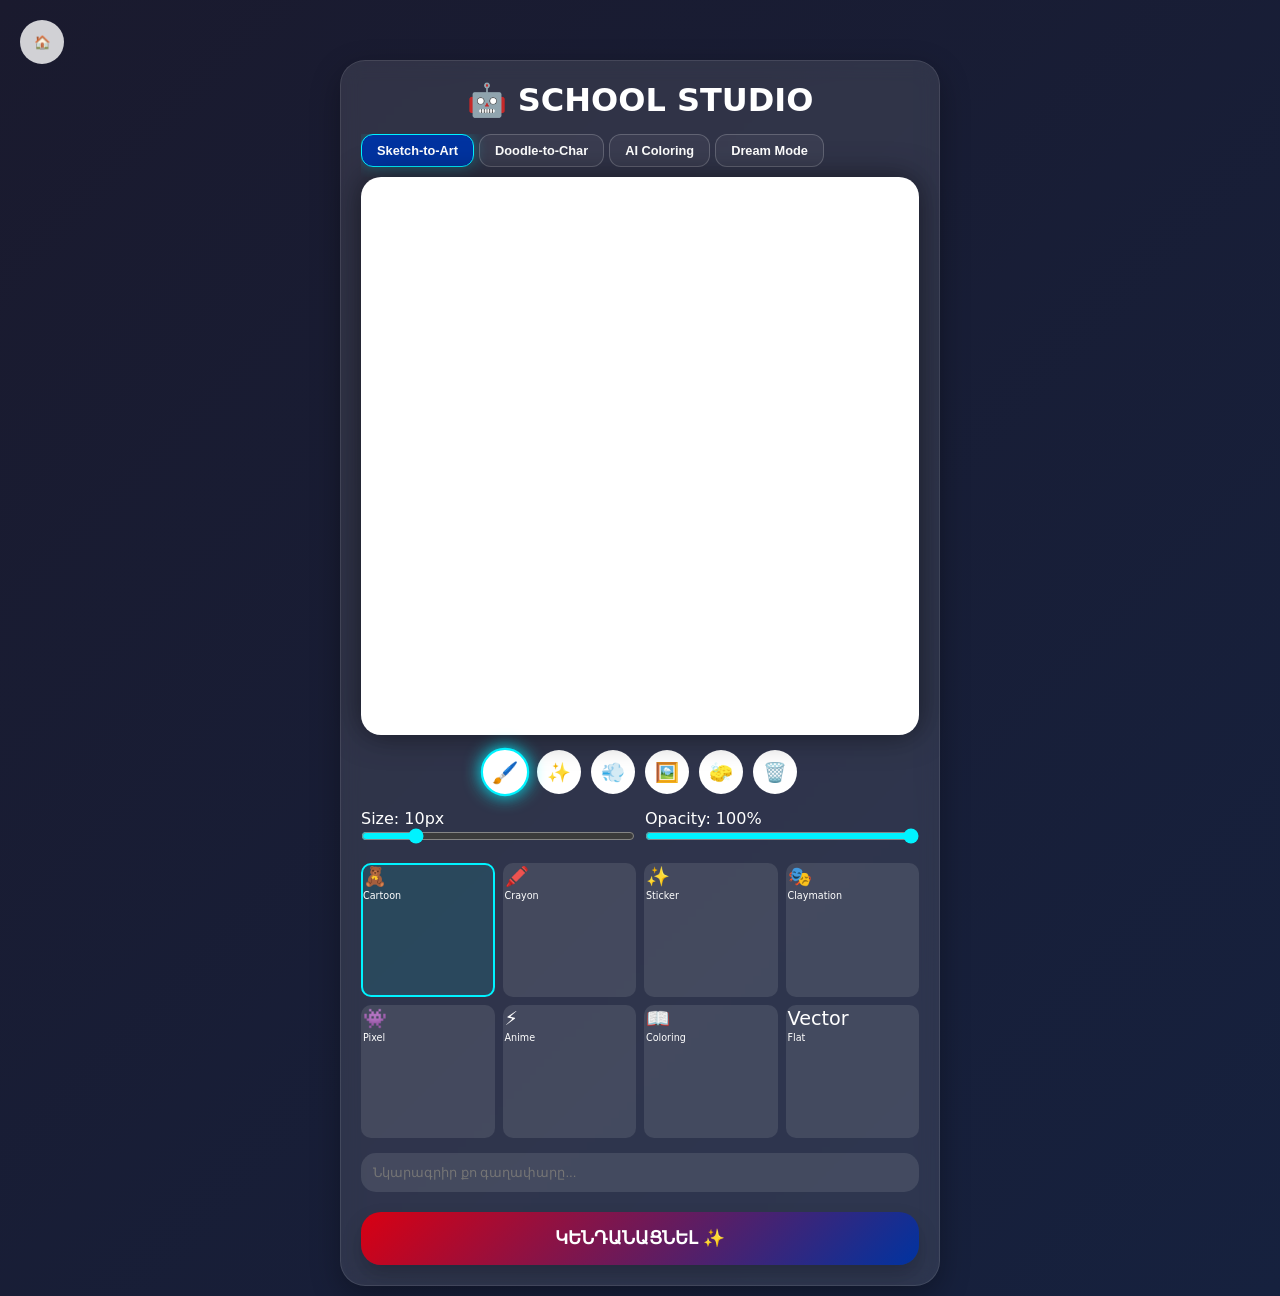
<file: nkarik_school.html>
<!DOCTYPE html>
<html lang="hy">
<head>
    <meta charset="UTF-8">
    <meta name="viewport" content="width=device-width, initial-scale=1.0">
    <title>🤖 Նկարիկ AI - School Studio</title>
    <style>
        :root {
            --glass: rgba(255, 255, 255, 0.8);
            --accent-red: #D90012;
            --accent-blue: #0033A0;
            --neon-blue: #00f3ff;
        }

        * { margin: 0; padding: 0; box-sizing: border-box; }

        body {
            font-family: 'Segoe UI', system-ui, sans-serif;
            background: linear-gradient(135deg, #1a1a2e 0%, #16213e 100%);
            color: white;
            min-height: 100vh;
            display: flex;
            flex-direction: column;
            align-items: center;
            padding: 10px;
        }

        .back-btn {
            position: fixed; top: 20px; left: 20px;
            width: 44px; height: 44px; border-radius: 50%;
            background: var(--glass); border: none;
            display: flex; align-items: center; justify-content: center;
            cursor: pointer; z-index: 100; backdrop-filter: blur(10px);
        }

        .container { max-width: 600px; width: 100%; margin-top: 50px; display: flex; flex-direction: column; gap: 15px; }

        .glass-card {
            background: rgba(255, 255, 255, 0.1);
            backdrop-filter: blur(10px);
            border: 1px solid rgba(255, 255, 255, 0.1);
            border-radius: 25px;
            padding: 20px;
            box-shadow: 0 10px 30px rgba(0,0,0,0.3);
        }

        .mode-selector { display: flex; gap: 5px; overflow-x: auto; padding-bottom: 10px; scrollbar-width: none; }
        .mode-btn {
            padding: 8px 15px; border-radius: 12px; border: 1px solid rgba(255,255,255,0.2);
            background: rgba(255,255,255,0.05); color: white; font-weight: 600; cursor: pointer;
            white-space: nowrap; transition: 0.3s; font-size: 0.8rem;
        }
        .mode-btn.active { background: var(--accent-blue); border-color: var(--neon-blue); box-shadow: 0 0 15px rgba(0,243,255,0.3); }

        .canvas-container {
            position: relative; width: 100%; aspect-ratio: 1;
            background: white; border-radius: 20px; overflow: hidden;
            box-shadow: 0 0 30px rgba(0,0,0,0.5);
        }
        canvas { position: absolute; inset: 0; width: 100%; height: 100%; touch-action: none; cursor: crosshair; }
        #particleCanvas { pointer-events: none; z-index: 3; }

        .tool-grid { display: flex; gap: 10px; margin-top: 15px; justify-content: center; }
        .tool-btn {
            width: 44px; height: 44px; border-radius: 50%; border: none;
            background: white; cursor: pointer; display: flex; align-items: center; justify-content: center;
            font-size: 1.2rem; transition: 0.2s;
        }
        .tool-btn.active { transform: scale(1.1); box-shadow: 0 0 15px var(--neon-blue); border: 2px solid var(--neon-blue); }

        .brush-props { display: grid; grid-template-columns: 1fr 1fr; gap: 10px; margin-top: 15px; }
        input[type="range"] { width: 100%; accent-color: var(--neon-blue); }

        .style-gallery { display: grid; grid-template-columns: repeat(4, 1fr); gap: 8px; margin-top: 15px; }
        .style-thumb {
            aspect-ratio: 1; border-radius: 10px; background: rgba(255,255,255,0.1);
            display: flex; flex-direction: column; items-center; justify-center;
            cursor: pointer; border: 2px solid transparent; transition: 0.2s; font-size: 0.6rem;
        }
        .style-thumb.active { border-color: var(--neon-blue); background: rgba(0,243,255,0.1); }
        .style-thumb span { font-size: 1.2rem; margin-bottom: 2px; }

        .ai-action {
            width: 100%; padding: 16px; border-radius: 20px; border: none;
            background: linear-gradient(135deg, var(--accent-red), var(--accent-blue));
            color: white; font-weight: 800; font-size: 1.1rem; cursor: pointer;
            margin-top: 20px; box-shadow: 0 10px 20px rgba(0,0,0,0.2);
            transition: 0.3s;
        }
        .ai-action:active { transform: scale(0.98); }
        .ai-action:disabled { opacity: 0.5; cursor: not-allowed; }

        #resultOverlay {
            position: fixed; inset: 0; background: rgba(0,0,0,0.95);
            display: none; flex-direction: column; items-center; justify-center;
            z-index: 2000; padding: 20px;
        }
        .res-card { max-width: 500px; width: 100%; position: relative; }
        .res-img { width: 100%; border-radius: 25px; box-shadow: 0 0 50px rgba(0,243,255,0.3); }
        .res-actions { display: grid; grid-template-columns: 1fr 1fr; gap: 10px; margin-top: 20px; }

        .suggestion-chip {
            display: inline-block; padding: 6px 12px; border-radius: 15px;
            background: rgba(255,255,255,0.1); margin: 5px; cursor: pointer;
            font-size: 0.75rem; border: 1px solid rgba(255,255,255,0.2);
        }
        .suggestion-chip:hover { background: var(--accent-blue); }

        #loader { display: none; text-align: center; margin-bottom: 15px; }
        .typing { overflow: hidden; border-right: .15em solid orange; white-space: nowrap; animation: typing 1s steps(20, end), blink-caret .75s step-end infinite; }
        @keyframes typing { from { width: 0 } to { width: 100% } }
        @keyframes blink-caret { from, to { border-color: transparent } 50% { border-color: orange; } }
    </style>
</head>
<body>
    <button class="back-btn" onclick="location.href='index.html'">🏠</button>

    <div class="container">
        <div class="glass-card">
            <h1 style="text-align:center; margin-bottom:15px; font-weight:900">🤖 SCHOOL STUDIO</h1>

            <div class="mode-selector">
                <button class="mode-btn active" onclick="setMode('sketch', this)">Sketch-to-Art</button>
                <button class="mode-btn" onclick="setMode('doodle', this)">Doodle-to-Char</button>
                <button class="mode-btn" onclick="setMode('coloring', this)">AI Coloring</button>
                <button class="mode-btn" onclick="setMode('dream', this)">Dream Mode</button>
            </div>

            <div class="canvas-container">
                <canvas id="mainCanvas"></canvas>
                <canvas id="particleCanvas"></canvas>
            </div>

            <div class="tool-grid">
                <button class="tool-btn active" onclick="setTool('brush', this)">🖌️</button>
                <button class="tool-btn" onclick="setTool('neon', this)">✨</button>
                <button class="tool-btn" onclick="setTool('particle', this)">💨</button>
                <button class="tool-btn" onclick="setTool('oil', this)">🖼️</button>
                <button class="tool-btn" onclick="setTool('eraser', this)">🧽</button>
                <button class="tool-btn" onclick="clearCanvas()">🗑️</button>
            </div>

            <div class="brush-props">
                <div>Size: <span id="valSize">10</span>px<br><input type="range" min="1" max="50" value="10" oninput="brushSize=this.value; valSize.innerText=this.value"></div>
                <div>Opacity: <span id="valOp">100</span>%<br><input type="range" min="1" max="100" value="100" oninput="brushOpacity=this.value/100; valOp.innerText=this.value"></div>
            </div>

            <div class="style-gallery" id="styleGrid"></div>

            <div style="margin-top:15px">
                <input type="text" id="promptIn" placeholder="Նկարագրիր քո գաղափարը..." style="width:100%; padding:12px; border-radius:15px; border:none; background:rgba(255,255,255,0.1); color:white; outline:none">
            </div>

            <div id="suggestions" style="margin-top:10px; display:none">
                <div class="suggestion-chip" onclick="applySuggestion('improve drawing')">🪄 Բարելավել</div>
                <div class="suggestion-chip" onclick="applySuggestion('make realistic')">📸 Ռեալիստիկ</div>
                <div class="suggestion-chip" onclick="applySuggestion('make anime')">⚡ Անիմե</div>
                <div class="suggestion-chip" onclick="applySuggestion('make fantasy')">🐉 Ֆենթեզի</div>
                <div class="suggestion-chip" onclick="applySuggestion('make 3D')">🧊 3D</div>
            </div>

            <button class="ai-action" id="genBtn" onclick="generate()">ԿԵՆԴԱՆԱՑՆԵԼ ✨</button>
        </div>
    </div>

    <div id="resultOverlay">
        <div id="loader"><h2 class="typing">🎨 AI-ն կերտում է քո արվեստը...</h2></div>
        <div class="res-card">
            <img id="resImg" class="res-img">
            <div class="res-actions">
                <button class="mode-btn" onclick="resOverlay.style.display='none'">ՆՈՐԻՑ</button>
                <button class="mode-btn active" onclick="download()">ՊԱՀՊԱՆԵԼ</button>
            </div>
        </div>
    </div>

    <script src="shared/templates.js"></script>
    <script src="shared/recognition.js"></script>
    <script>
        const canvas = document.getElementById('mainCanvas');
        const pCanvas = document.getElementById('particleCanvas');
        const ctx = canvas.getContext('2d', {willReadFrequently:true});
        const pCtx = pCanvas.getContext('2d');
        const resOverlay = document.getElementById('resultOverlay');
        const resImg = document.getElementById('resImg');
        const genBtn = document.getElementById('genBtn');
        const loader = document.getElementById('loader');

        let isDrawing = false;
        let brushSize = 10;
        let brushOpacity = 1;
        let currentTool = 'brush';
        let currentStyle = 'cartoon';
        let currentMode = 'sketch';
        let points = [];
        let strokes = [];
        let particles = [];

        const MODES = {
            sketch: 'professional digital art based on user sketch, masterpiece',
            doodle: 'character design, high quality, clean lines, child friendly',
            coloring: 'vibrant colors, clean black outlines, high quality illustration',
            dream: 'surreal imaginative fantasy world, highly detailed'
        };

        function init() {
            resize();
            renderStyles();
            window.onresize = resize;
            loop();
        }

        function resize() {
            if (canvas.width === 0) {
                const size = canvas.parentElement.clientWidth;
                canvas.width = canvas.height = pCanvas.width = pCanvas.height = size;
                ctx.lineCap = ctx.lineJoin = 'round';
                return;
            }
            const size = canvas.parentElement.clientWidth;
            if (canvas.width === size) return;

            const data = ctx.getImageData(0, 0, canvas.width, canvas.height);
            canvas.width = canvas.height = pCanvas.width = pCanvas.height = size;
            ctx.lineCap = ctx.lineJoin = 'round';
            ctx.putImageData(data, 0, 0);
        }

        function renderStyles() {
            const grid = document.getElementById('styleGrid');
            ART_STYLES.slice(0, 8).forEach(s => {
                const item = document.createElement('div');
                item.className = `style-thumb ${s.id === currentStyle ? 'active' : ''}`;
                item.innerHTML = `<span>${s.label.split(' ')[1]}</span>${s.label.split(' ')[0]}`;
                item.onclick = () => {
                    currentStyle = s.id;
                    document.querySelectorAll('.style-thumb').forEach(el=>el.classList.remove('active'));
                    item.classList.add('active');
                };
                grid.appendChild(item);
            });
        }

        canvas.onmousedown = canvas.ontouchstart = (e) => {
            if(e.type==='touchstart') e.preventDefault();
            isDrawing = true;
            points = [getPos(e)];
        };

        window.onmousemove = window.ontouchmove = (e) => {
            if(!isDrawing) return;
            const p = getPos(e);

            if(currentTool === 'particle') {
                createParticles(p.x, p.y);
            } else {
                draw(points[points.length-1], p);
            }
            points.push(p);
        };

        window.onmouseup = window.ontouchend = () => {
            isDrawing = false;
            if (points.length > 1) strokes.push([...points]);
            document.getElementById('suggestions').style.display='block';
        };

        function getPos(e) {
            const rect = canvas.getBoundingClientRect();
            const cx = e.touches ? e.touches[0].clientX : e.clientX;
            const cy = e.touches ? e.touches[0].clientY : e.clientY;
            return { x: cx - rect.left, y: cy - rect.top };
        }

        function draw(p1, p2) {
            ctx.globalAlpha = brushOpacity;
            ctx.lineWidth = brushSize;

            if(currentTool === 'eraser') {
                ctx.globalCompositeOperation = 'destination-out';
            } else {
                ctx.globalCompositeOperation = 'source-over';
                ctx.strokeStyle = currentTool === 'neon' ? '#00f3ff' : (currentTool === 'oil' ? '#5d4037' : '#000');
            }

            if(currentTool === 'neon') {
                ctx.shadowBlur = 10; ctx.shadowColor = '#00f3ff';
            } else {
                ctx.shadowBlur = 0;
            }

            ctx.beginPath();
            ctx.moveTo(p1.x, p1.y);
            ctx.lineTo(p2.x, p2.y);
            ctx.stroke();
        }

        function createParticles(x, y) {
            for(let i=0; i<5; i++) {
                particles.push({
                    x, y,
                    vx: (Math.random()-0.5)*5,
                    vy: (Math.random()-0.5)*5,
                    life: 1,
                    c: `hsl(${Math.random()*360}, 100%, 50%)`
                });
            }
        }

        function loop() {
            pCtx.clearRect(0,0,pCanvas.width,pCanvas.height);
            particles = particles.filter(p => {
                p.x += p.vx; p.y += p.vy;
                p.life -= 0.02;
                if(p.life > 0) {
                    pCtx.globalAlpha = p.life;
                    pCtx.fillStyle = p.c;
                    pCtx.beginPath();
                    pCtx.arc(p.x, p.y, brushSize/2, 0, Math.PI*2);
                    pCtx.fill();
                    return true;
                }
                return false;
            });
            requestAnimationFrame(loop);
        }

        function setTool(t, btn) {
            currentTool = t;
            document.querySelectorAll('.tool-btn').forEach(el=>el.classList.remove('active'));
            btn.classList.add('active');
        }

        function setMode(m, btn) {
            currentMode = m;
            document.querySelectorAll('.mode-btn').forEach(el=>el.classList.remove('active'));
            btn.classList.add('active');
        }

        function clearCanvas() {
            ctx.clearRect(0,0,canvas.width,canvas.height);
            strokes = [];
        }

        function translateToEnglish(text) {
            if (!text) return "";
            const words = text.toLowerCase().split(/\s+/);
            const translated = words.map(w => DICTIONARY_MAP[w] || w);
            return translated.join(" ");
        }

        async function generate() {
            const userText = document.getElementById('promptIn').value.trim();
            const translatedText = translateToEnglish(userText);

            let recognitionPrompt = "";
            if (strokes.length > 0) {
                const rec = SmartOutlineEngine.recognize(strokes, GUIDED_TEMPLATES);
                if (rec && rec.confidence > 0.6) {
                    recognitionPrompt = rec.template.label.en;
                } else {
                    recognitionPrompt = "unknown sketch, please interpret creatively";
                }
            }

            const styleObj = ART_STYLES.find(s => s.id === currentStyle);

            genBtn.disabled = true;
            resOverlay.style.display = 'flex';
            loader.style.display = 'block';
            resImg.style.display = 'none';

            // Composite prompt
            const baseText = translatedText || recognitionPrompt || 'creative illustration';
            const prompt = `${baseText}, ${MODES[currentMode]}, ${styleObj.prompt}, child friendly, high quality, cinematic lighting`;

            try {
                // Pure client-side Pollinations integration
                const seed = Math.floor(Math.random() * 9999999);
                const url = `https://image.pollinations.ai/p/${encodeURIComponent(prompt)}?width=512&height=512&seed=${seed}&nologo=true&nofeed=true`;

                const response = await fetch(url);
                if (!response.ok) throw new Error("AI request failed");
                const blob = await response.blob();
                const objectURL = URL.createObjectURL(blob);

                resImg.src = objectURL;
                resImg.onload = () => {
                    loader.style.display = 'none';
                    resImg.style.display = 'block';
                    genBtn.disabled = false;
                };
            } catch (e) {
                alert("Generation error. Please check your connection and try again.");
                resOverlay.style.display = 'none';
                genBtn.disabled = false;
            }
        }

        function applySuggestion(text) {
            const promptIn = document.getElementById('promptIn');
            promptIn.value += (promptIn.value ? ', ' : '') + text;
            generate();
        }

        function download() {
            const link = document.createElement('a');
            link.download = 'nkarik_school_ai.png';
            link.href = resImg.src;
            link.click();
        }

        document.addEventListener('DOMContentLoaded', init);
    </script>
</body>
</html>
</file>
<file: shared/styles.css>
:root {
    --arm-red: #D90012;
    --arm-blue: #0033A0;
    --arm-orange: #F2A800;
    --glass-bg: rgba(255, 255, 255, 0.7);
    --glass-border: rgba(255, 255, 255, 0.3);
    --primary-gradient: linear-gradient(135deg, #6c5ce7, #a1c4fd);
    --neon-blue: #00f3ff;
}

* {
    margin: 0;
    padding: 0;
    box-sizing: border-box;
    -webkit-tap-highlight-color: transparent;
}

@keyframes rainbowBg {
    0% { background-position: 0% 50%; }
    50% { background-position: 100% 50%; }
    100% { background-position: 0% 50%; }
}

body {
    font-family: 'Segoe UI', system-ui, sans-serif;
    min-height: 100vh;
    background: linear-gradient(-45deg, #ff9a9e, #fad0c4, #fad0c4, #ffd1ff, #a1c4fd);
    background-size: 400% 400%;
    animation: rainbowBg 15s ease infinite;
    color: #333;
    padding: 12px;
    display: flex;
    flex-direction: column;
    align-items: center;
}

body.dark {
    background: linear-gradient(-45deg, #0f0c29, #302b63, #24243e);
    color: #eee;
}

body.neon {
    background: #000;
    color: var(--neon-blue);
}

.glass-card {
    background: var(--glass-bg);
    backdrop-filter: blur(20px);
    -webkit-backdrop-filter: blur(20px);
    border: 1px solid var(--glass-border);
    border-radius: 30px;
    box-shadow: 0 8px 32px 0 rgba(31, 38, 135, 0.07);
}

.container {
    max-width: 600px;
    width: 100%;
}

.back-btn {
    position: fixed;
    top: 20px;
    left: 20px;
    background: rgba(255,255,255,0.4);
    border: 1px solid rgba(255,255,255,0.2);
    border-radius: 50%;
    width: 44px;
    height: 44px;
    font-size: 20px;
    cursor: pointer;
    display: flex;
    align-items: center;
    justify-content: center;
    backdrop-filter: blur(10px);
    z-index: 100;
    transition: 0.3s;
}

.back-btn:hover {
    transform: scale(1.1);
    background: white;
}

/* Scrollbar styling */
::-webkit-scrollbar { width: 5px; height: 5px; }
::-webkit-scrollbar-track { background: transparent; }
::-webkit-scrollbar-thumb { background: rgba(0,0,0,0.1); border-radius: 10px; }

/* Custom Buttons */
.btn-glass {
    background: rgba(255,255,255,0.2);
    border: 1px solid rgba(255,255,255,0.1);
    backdrop-filter: blur(10px);
    border-radius: 15px;
    padding: 10px 20px;
    font-weight: 700;
    cursor: pointer;
    transition: 0.3s;
}
.btn-glass:hover {
    background: rgba(255,255,255,0.4);
    transform: translateY(-2px);
}
</file>
